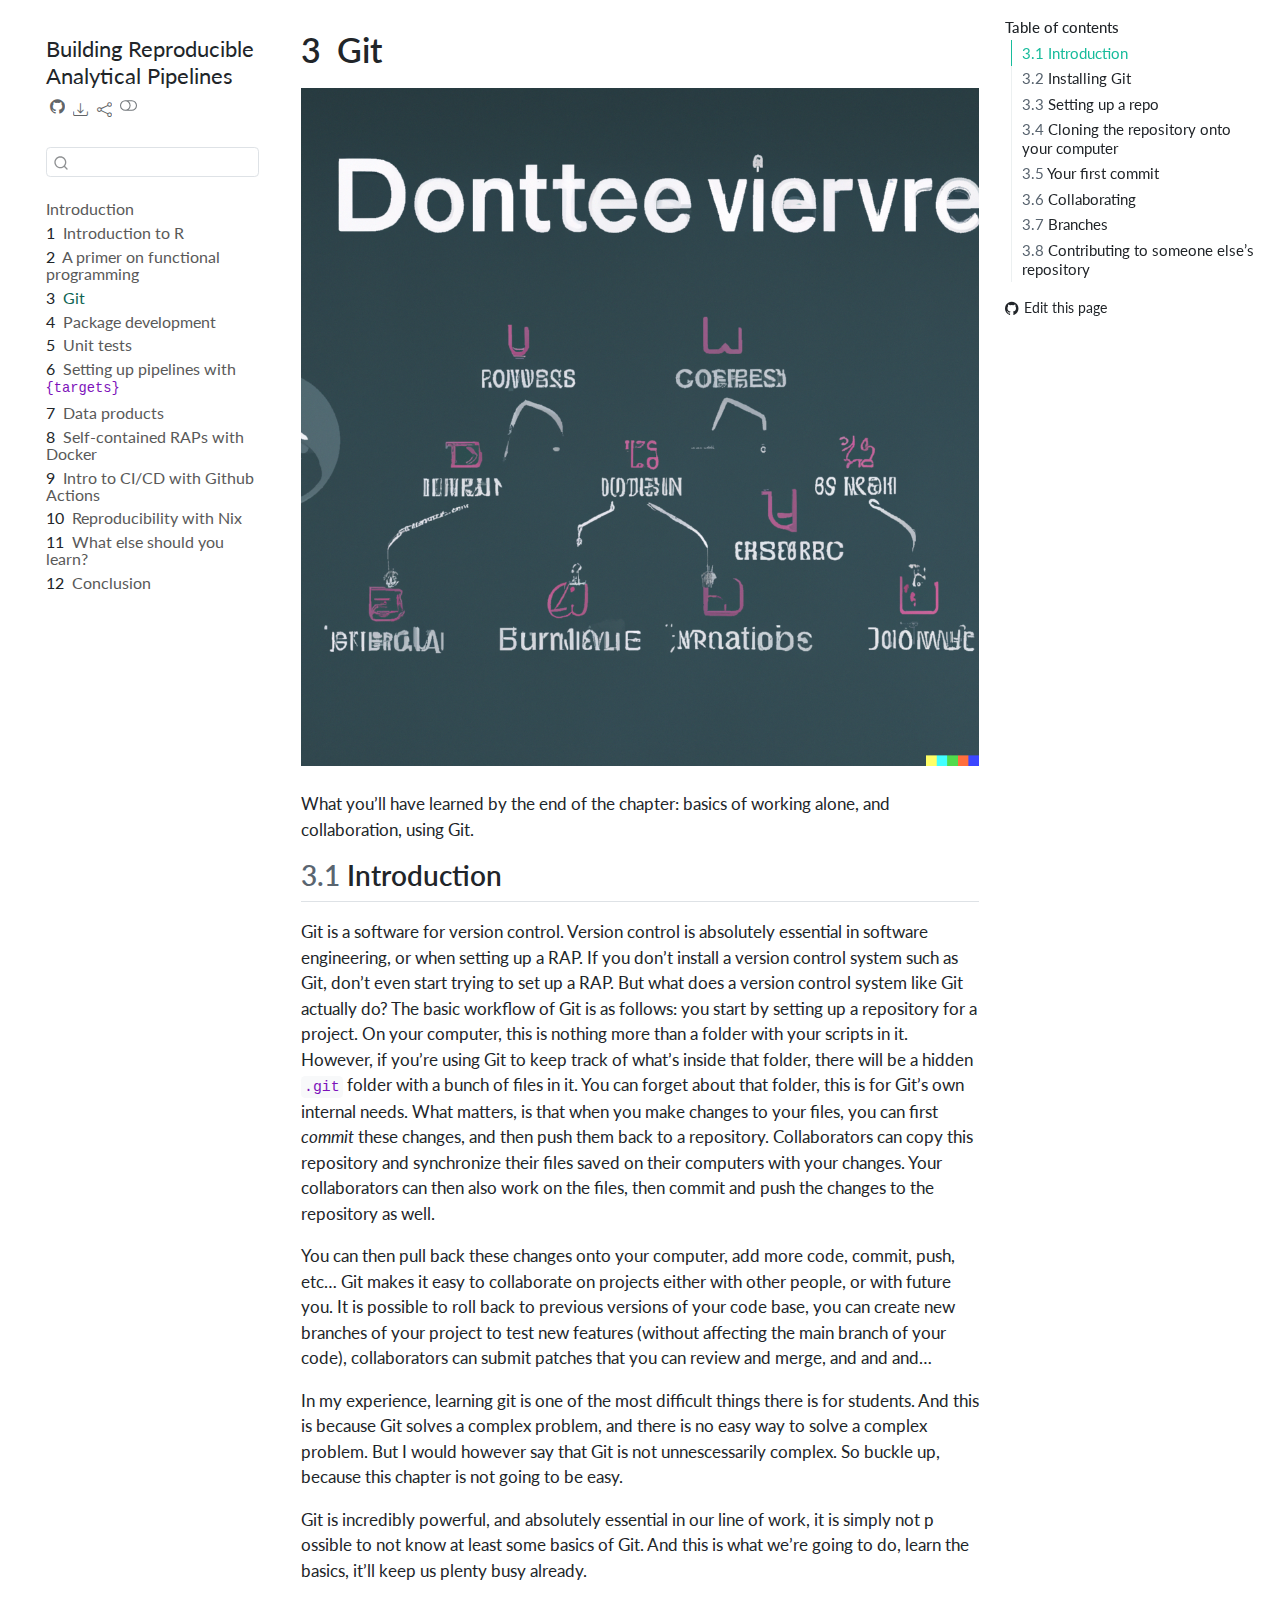
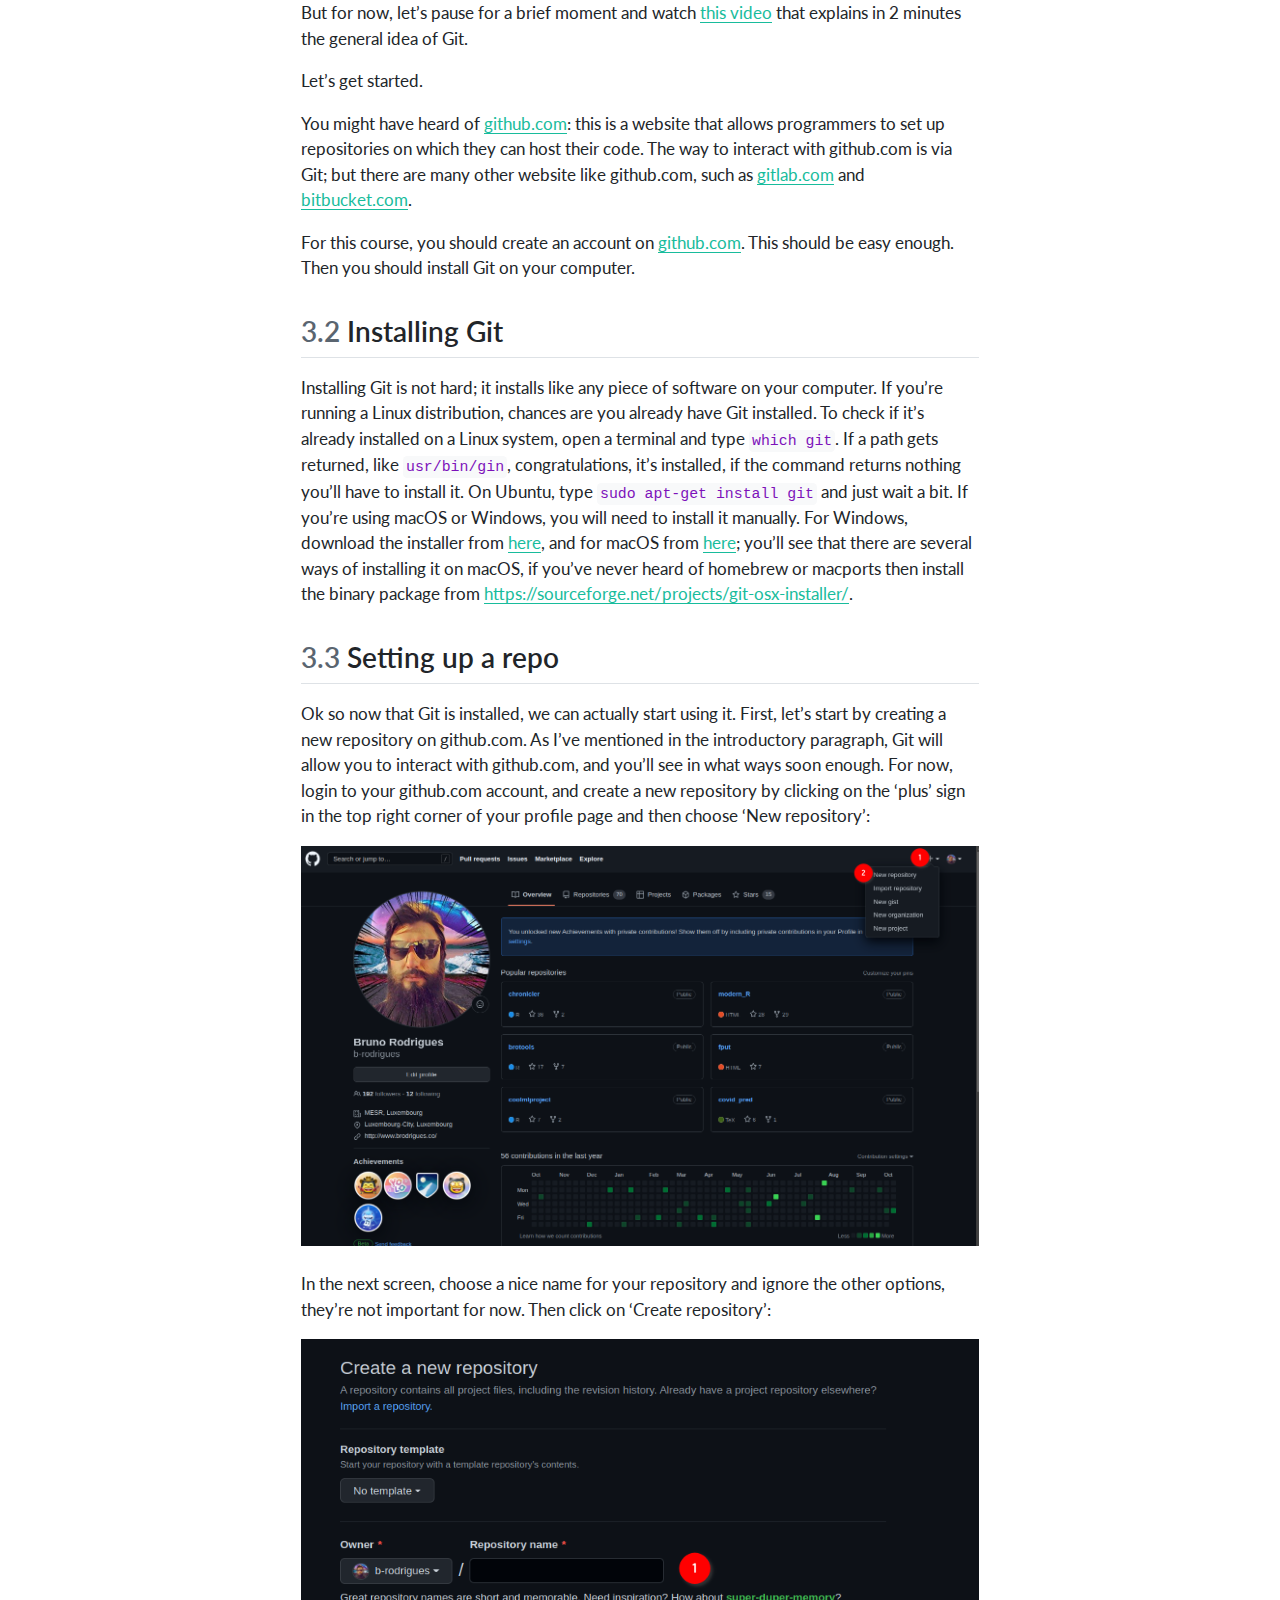
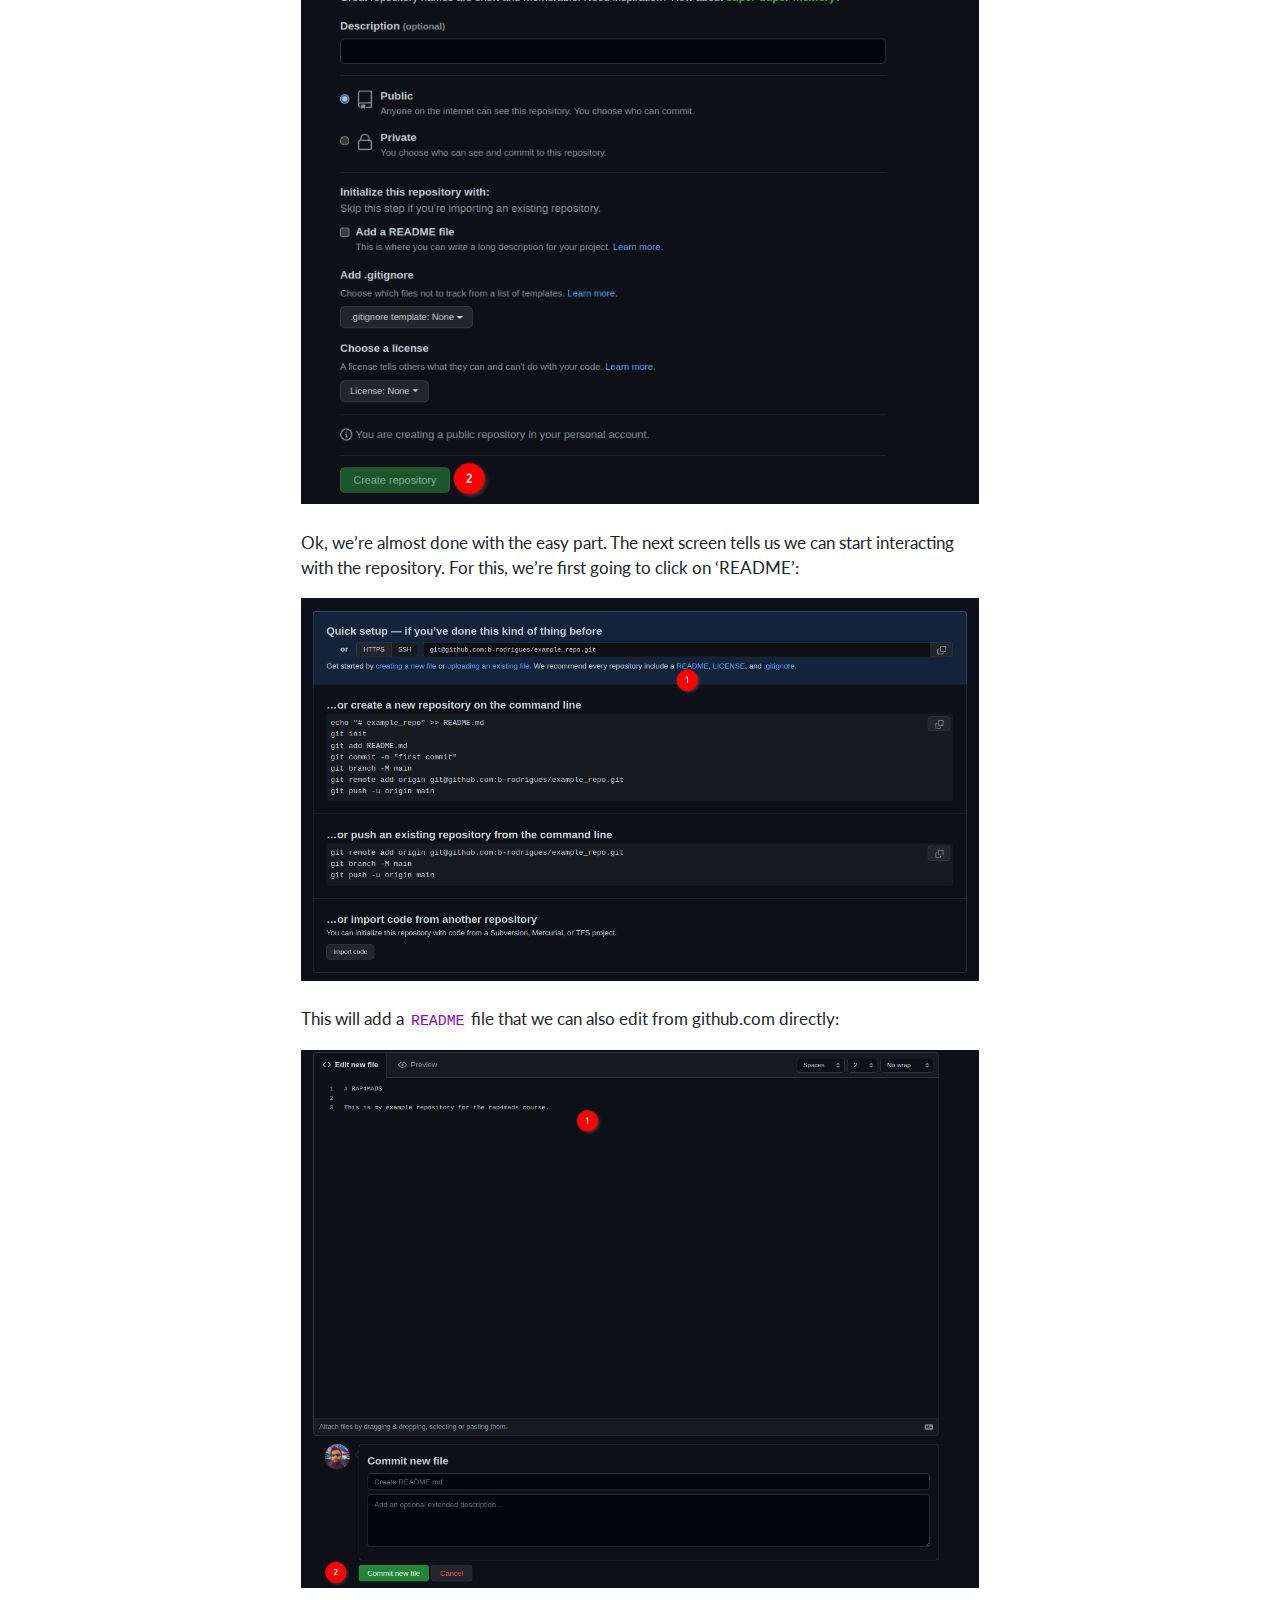
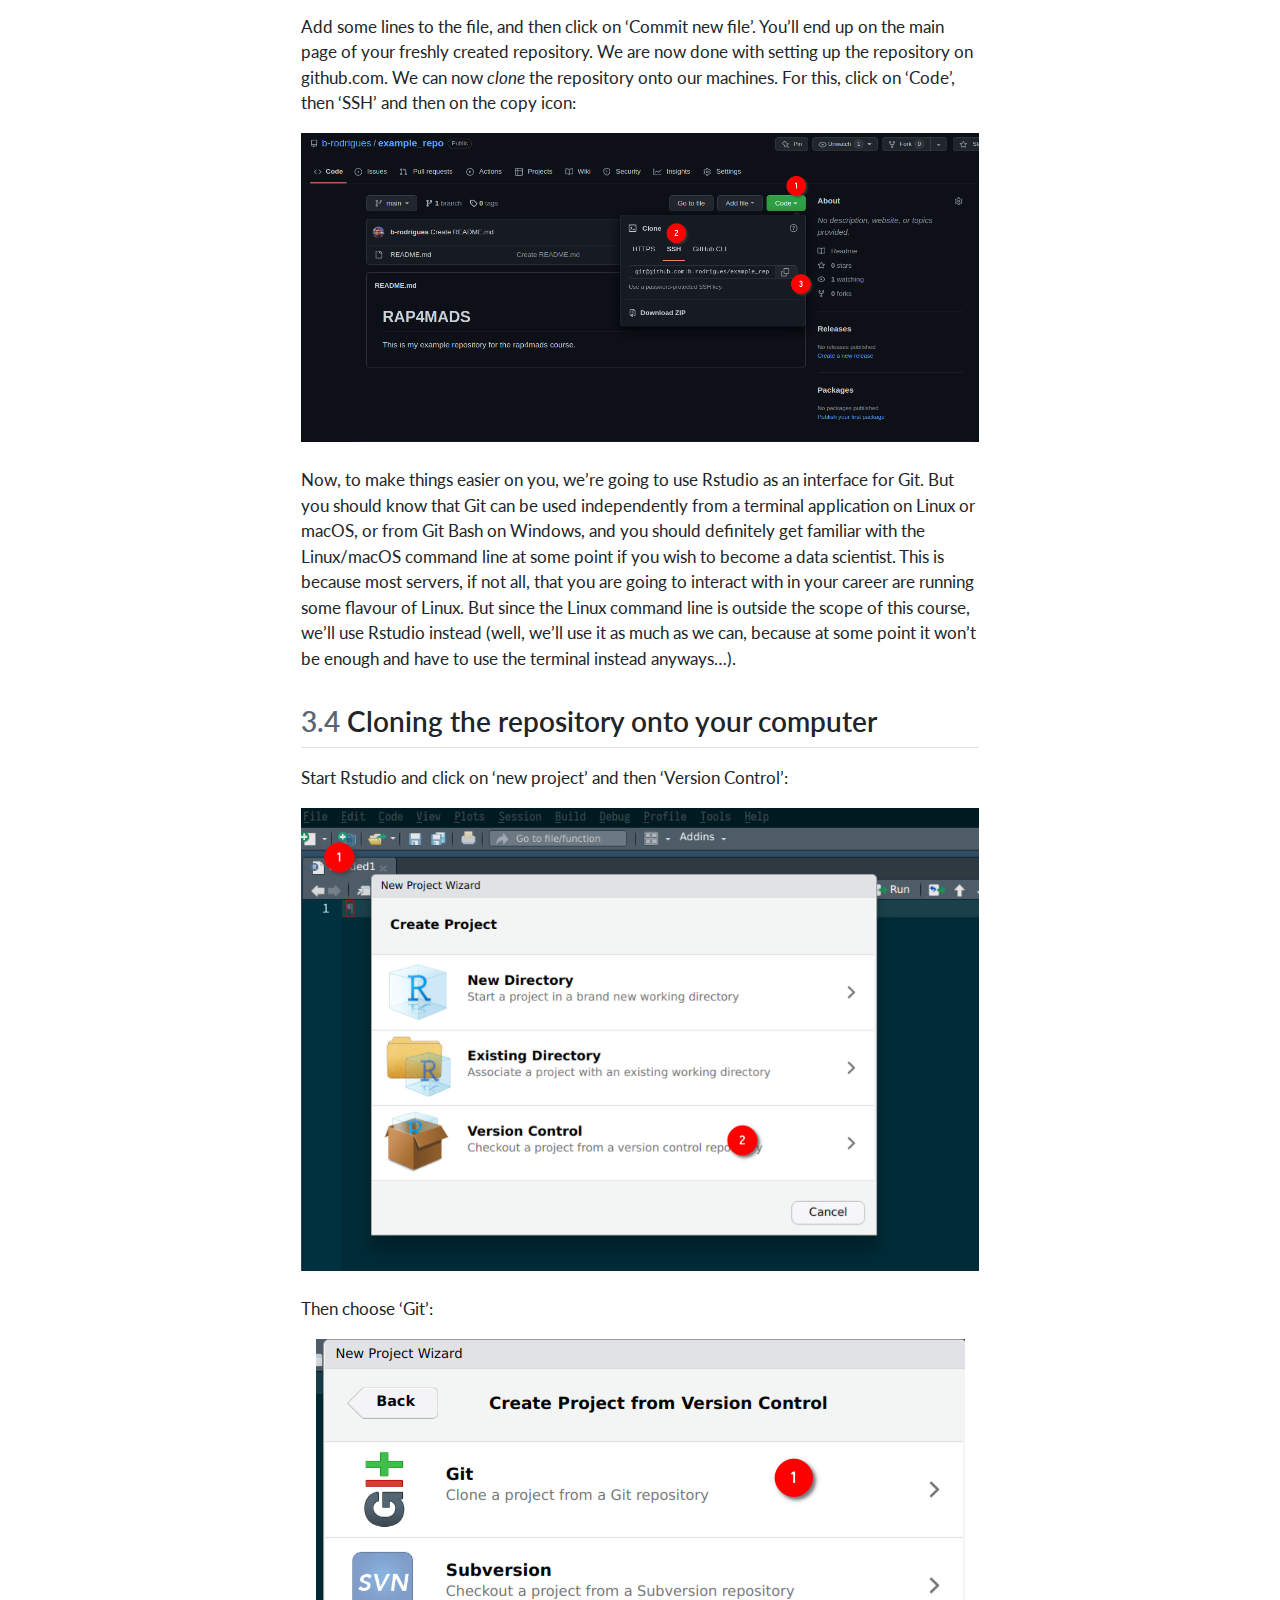
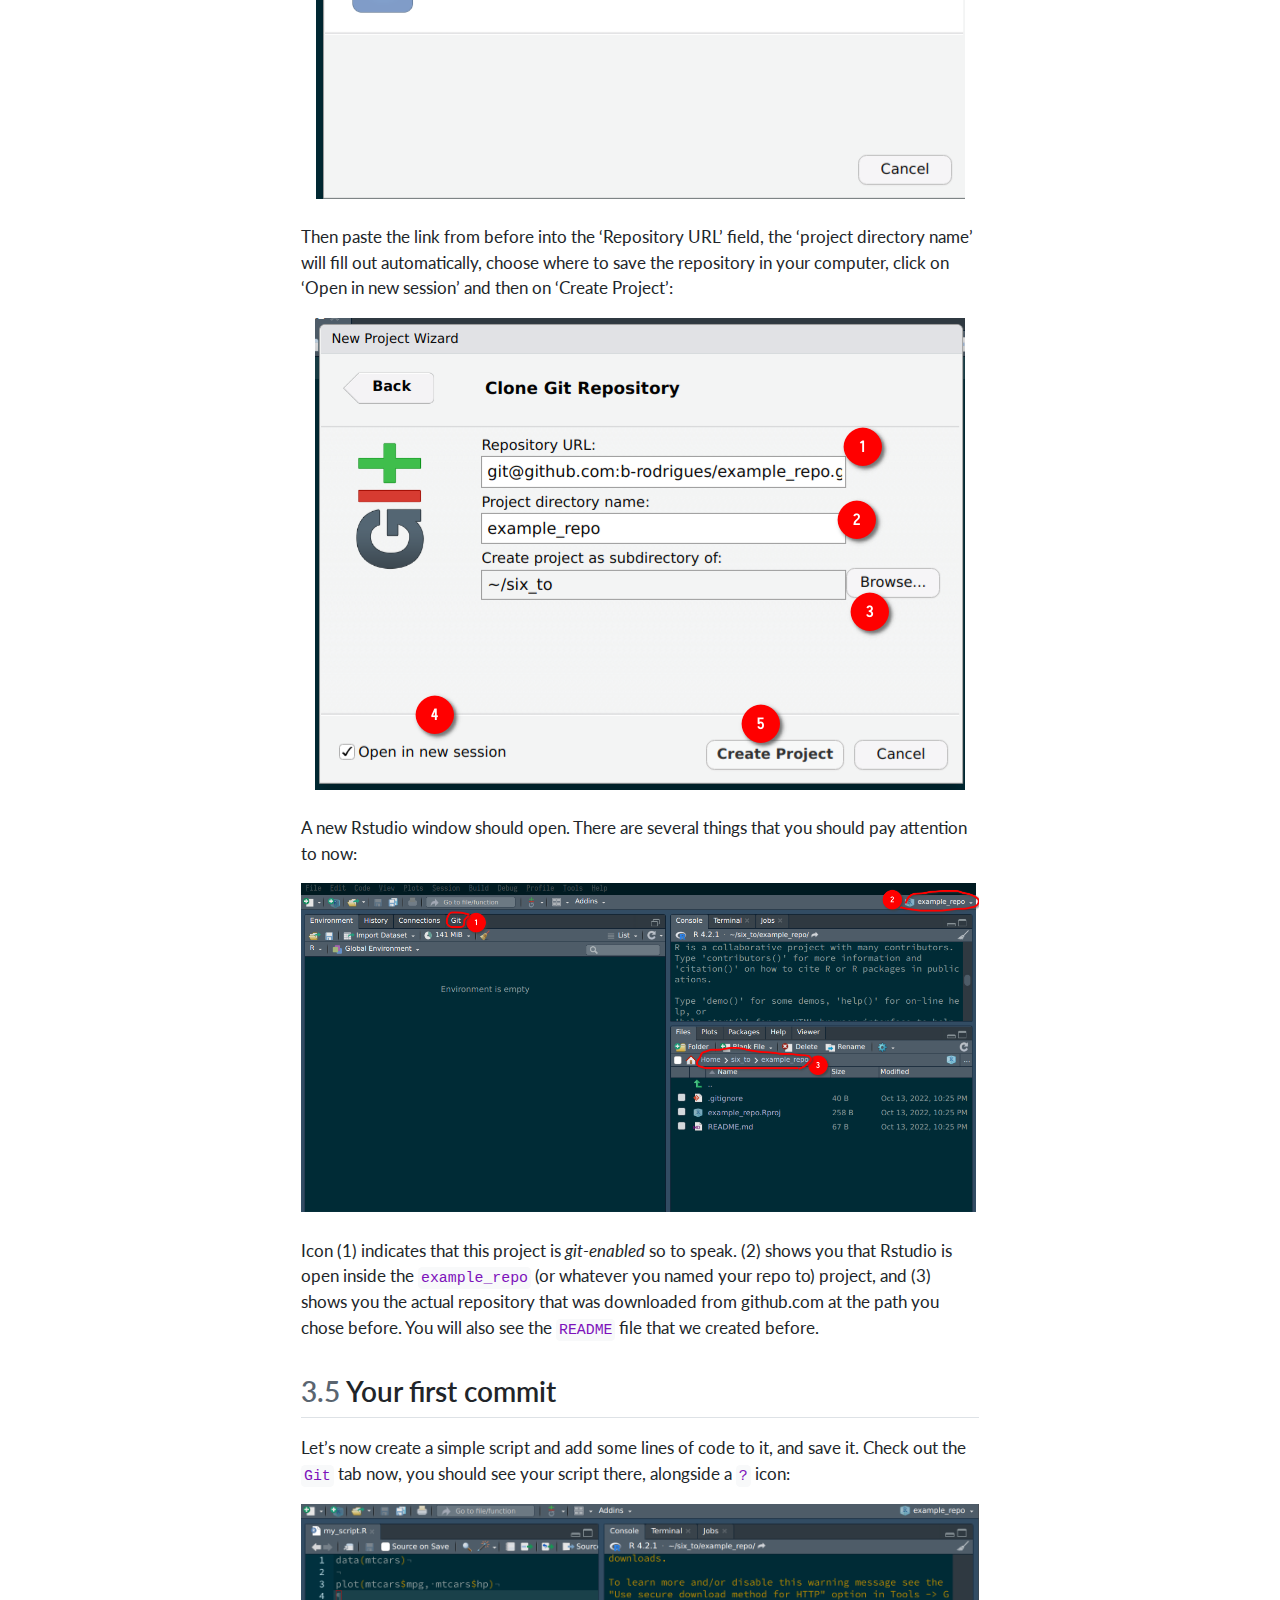
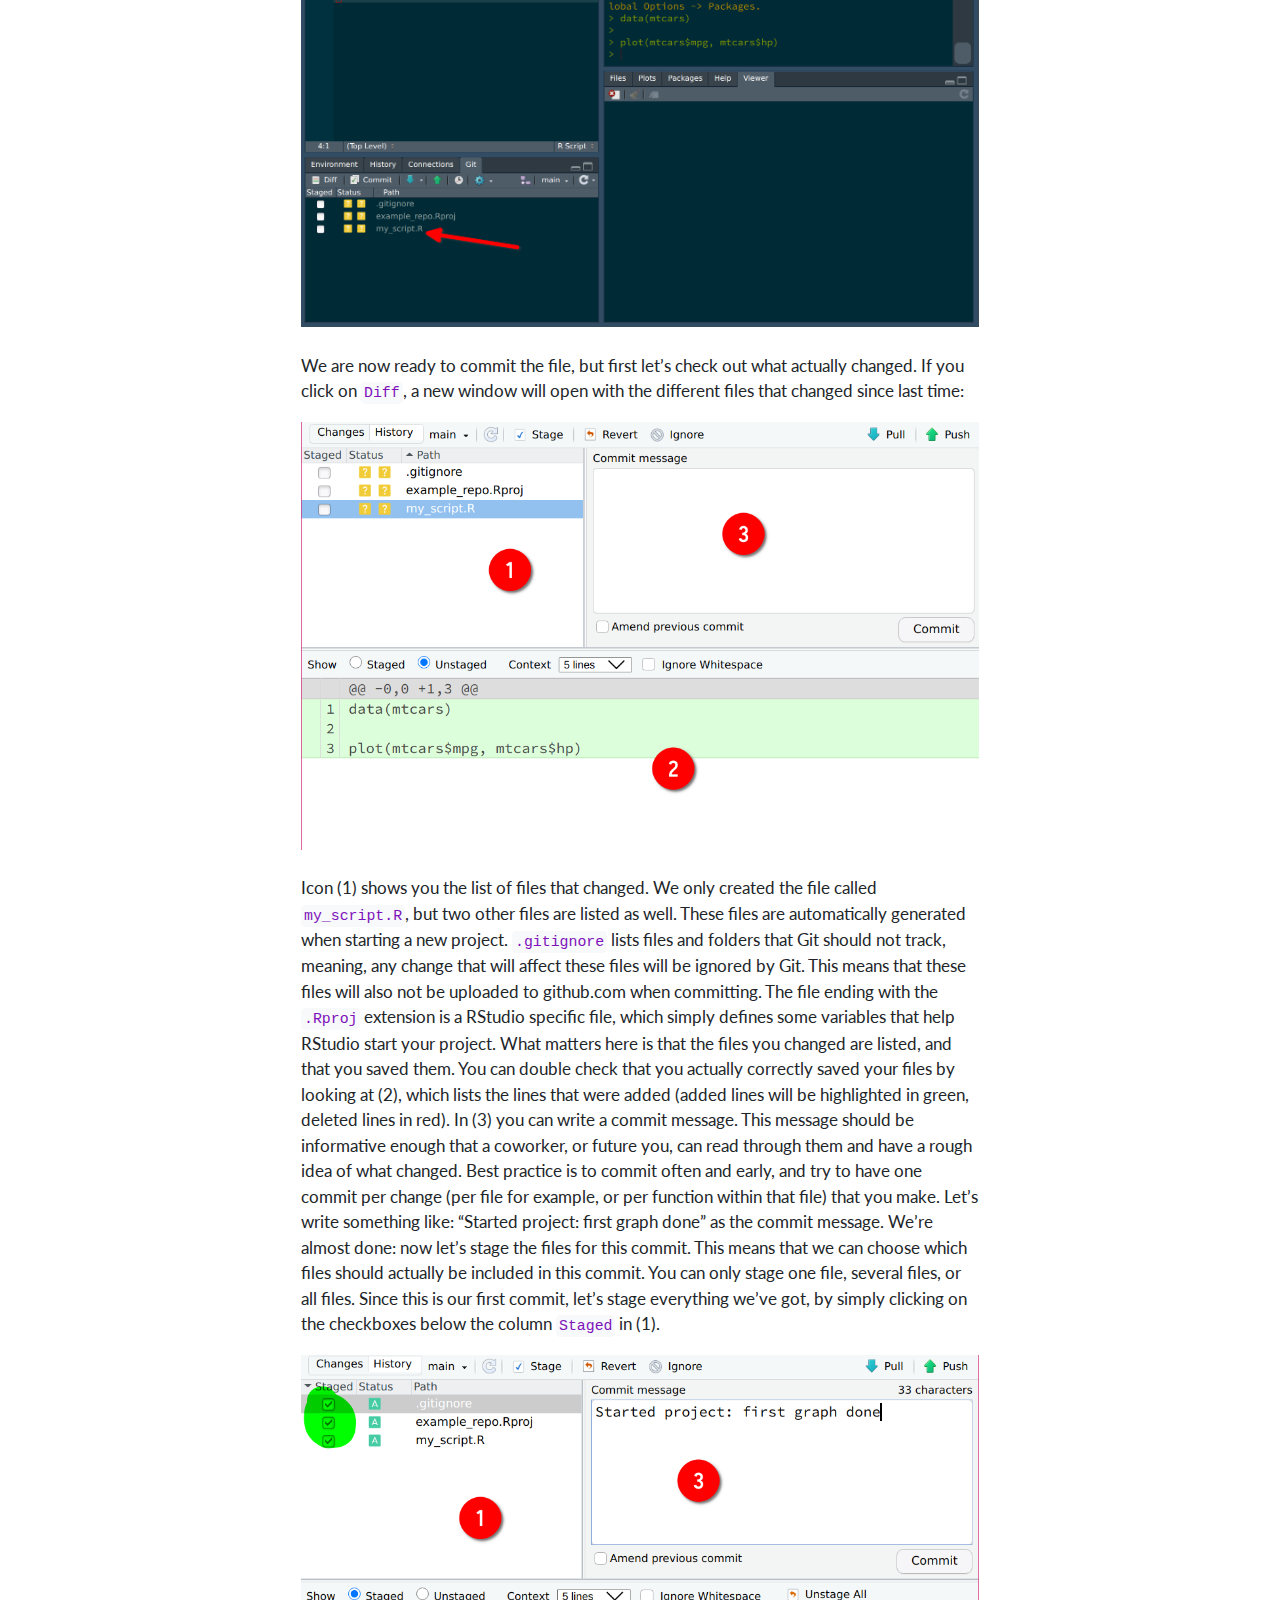
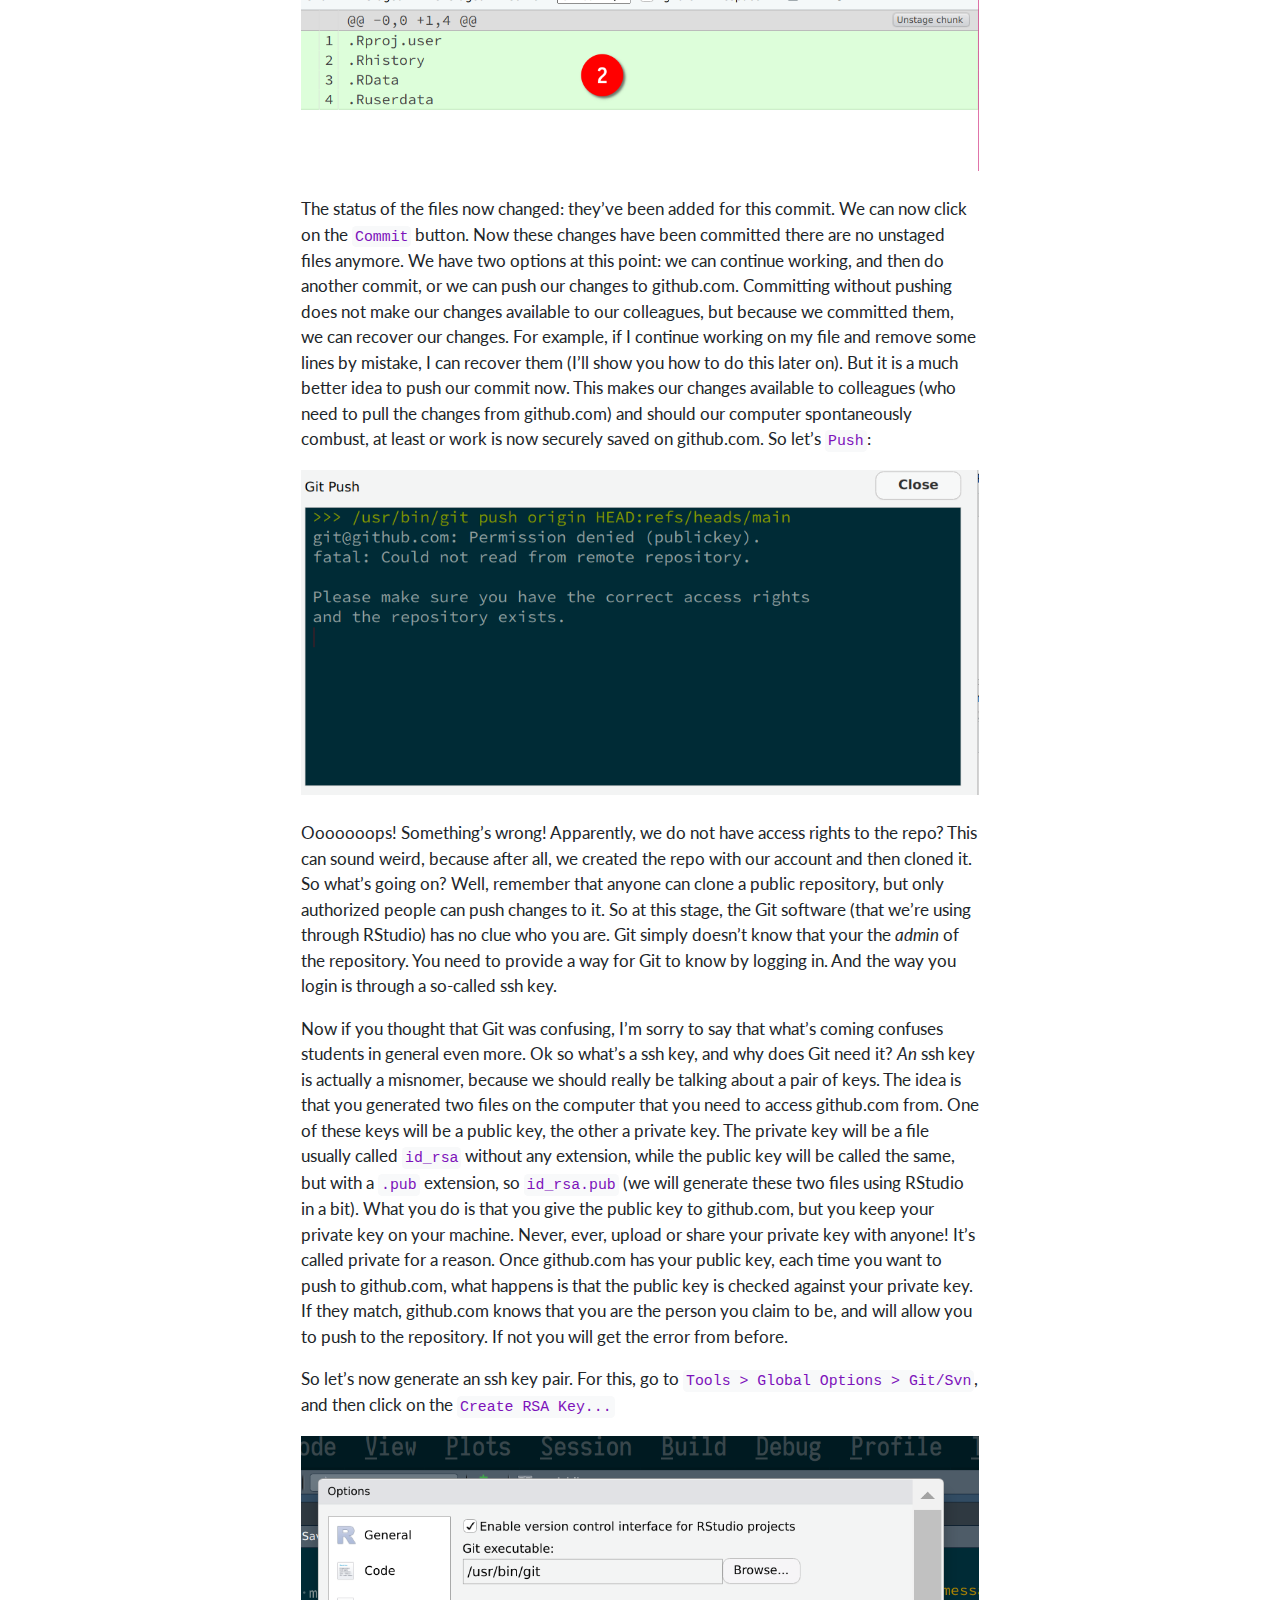
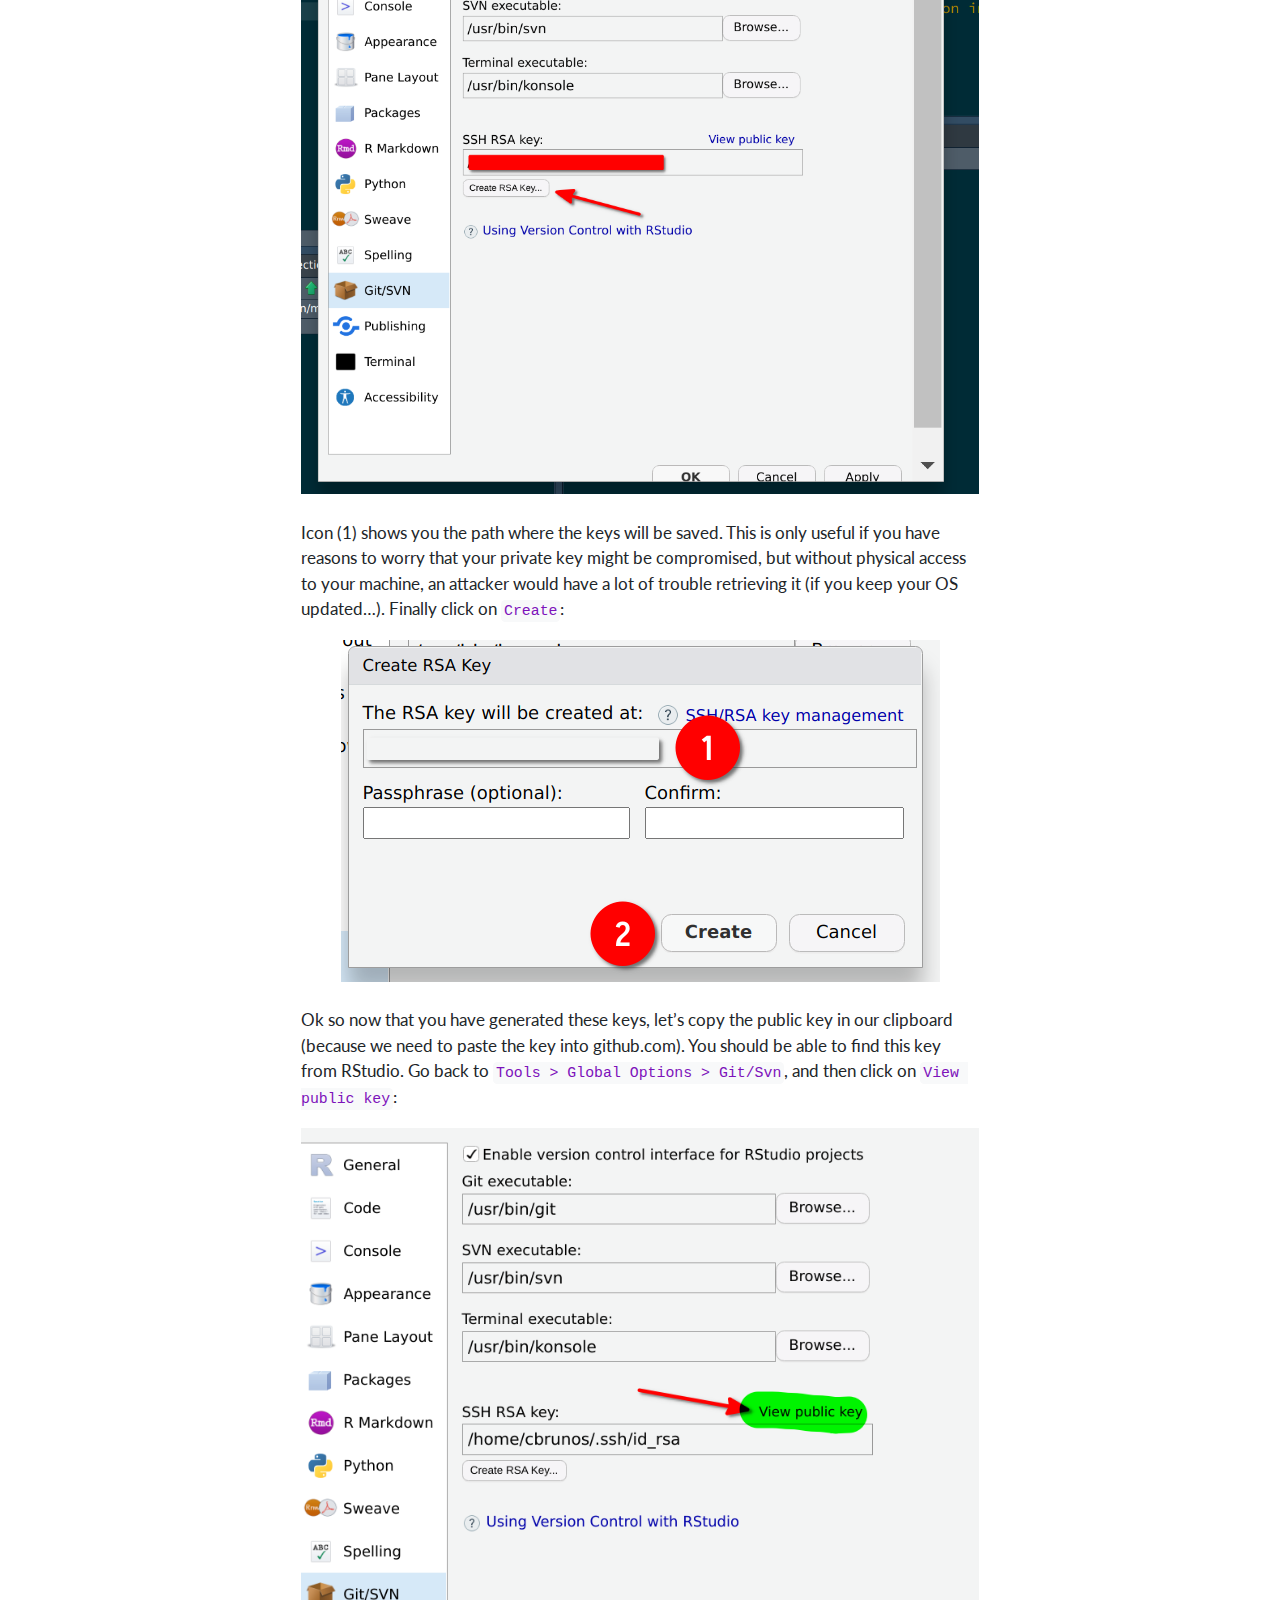
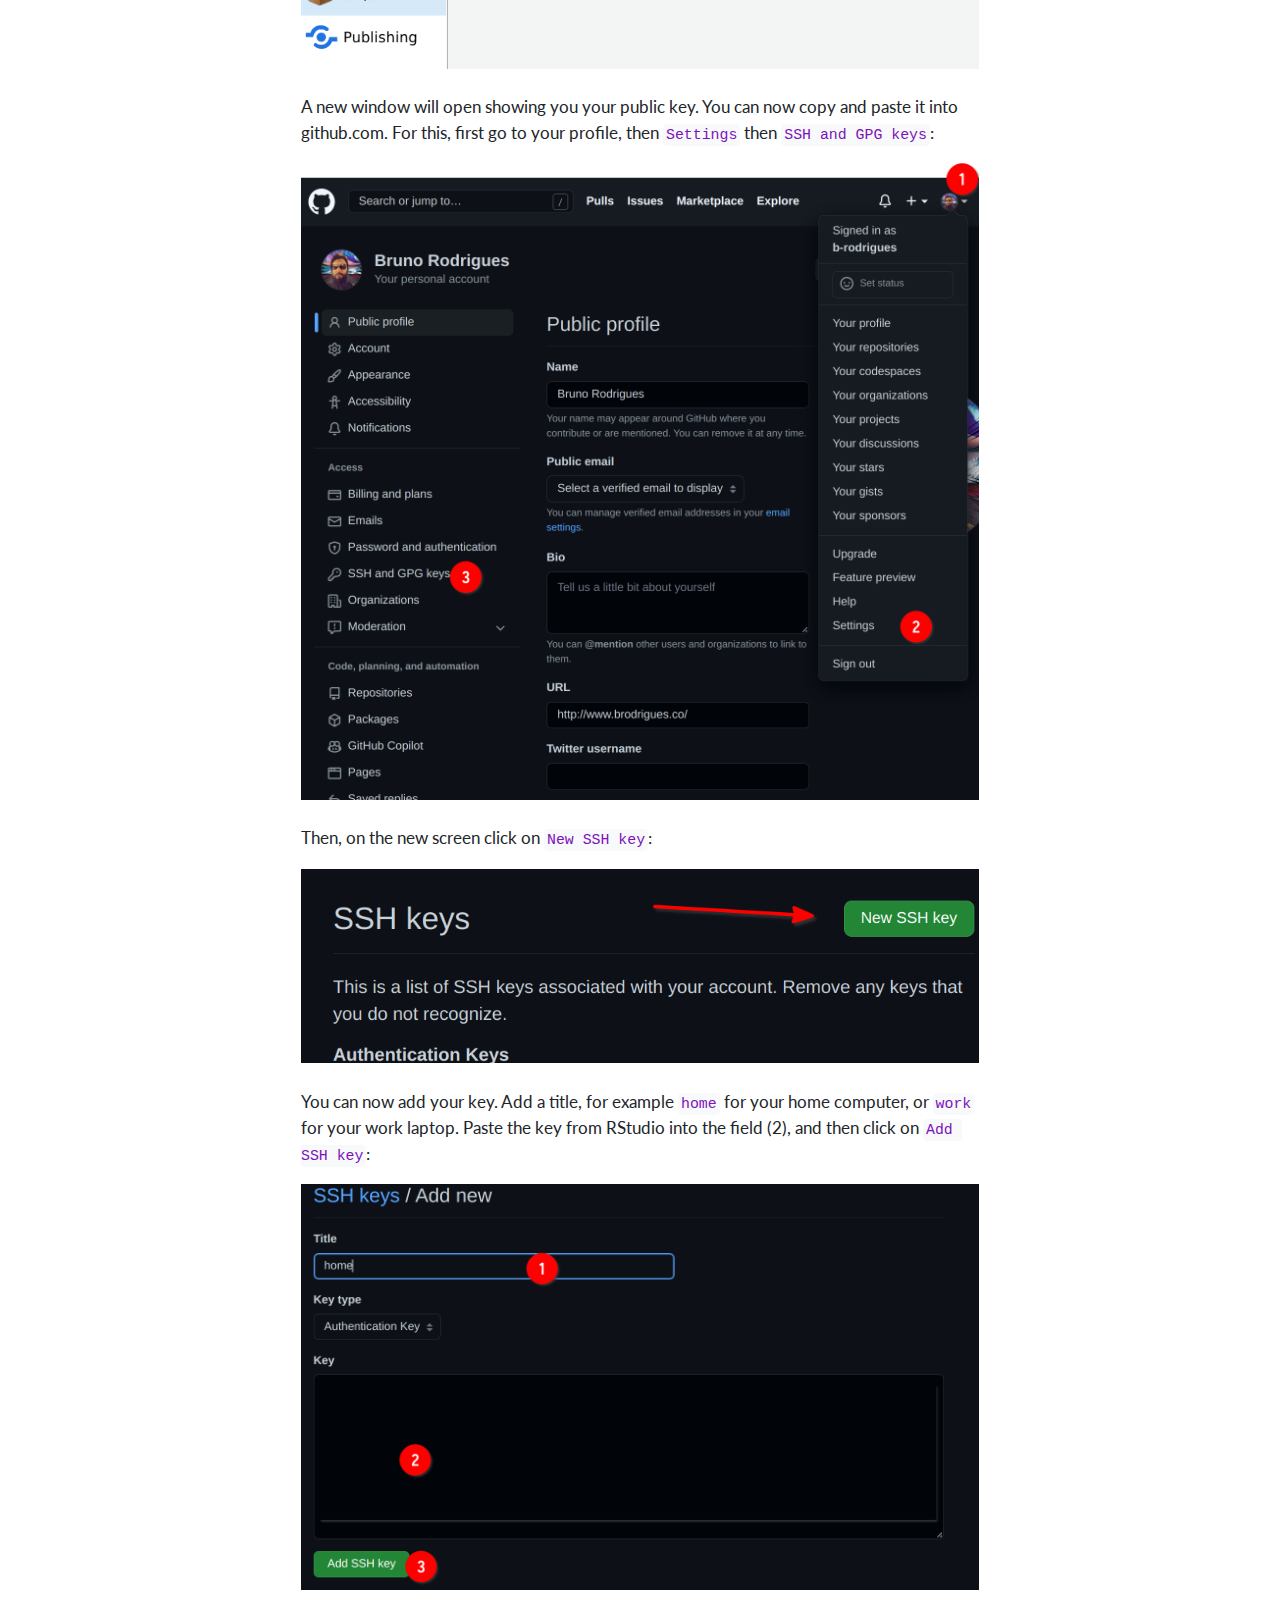
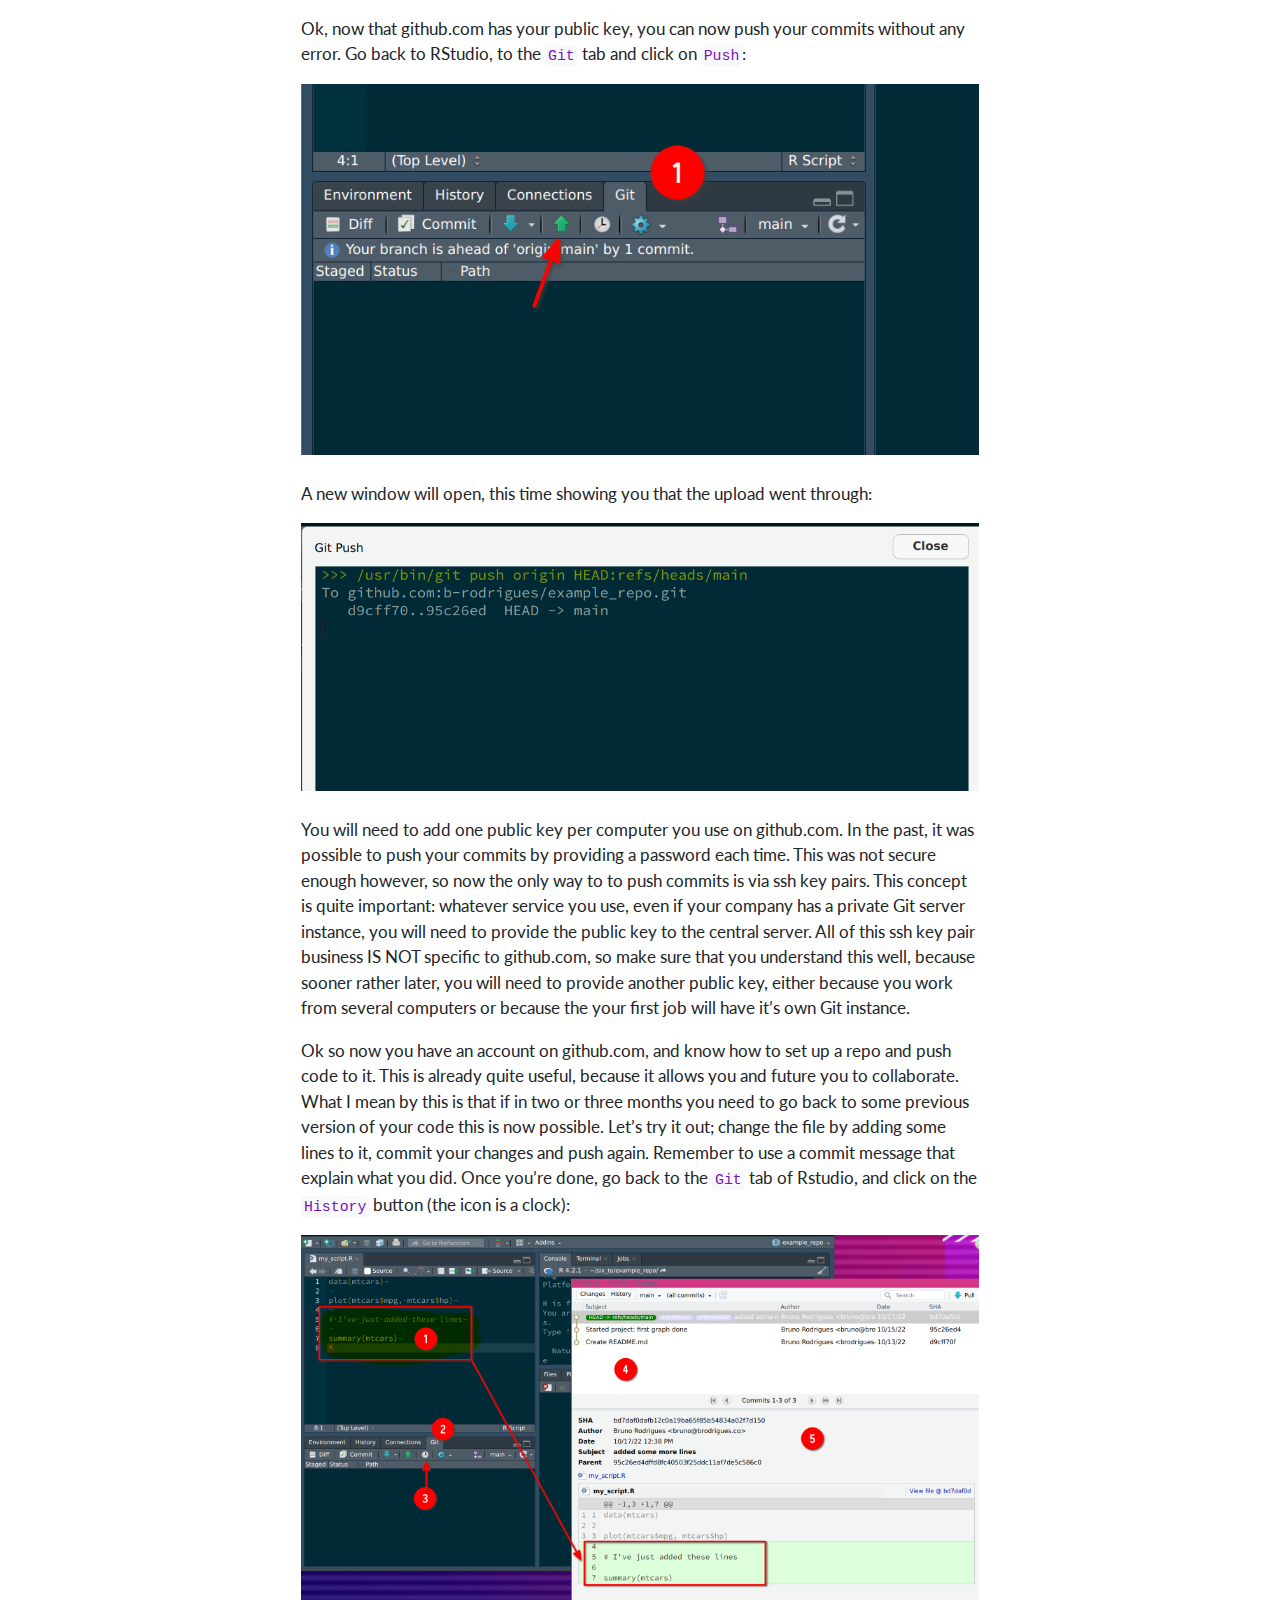
<file: 04-git.html>
<!DOCTYPE html>
<html xmlns="http://www.w3.org/1999/xhtml" lang="en" xml:lang="en"><head>

<meta charset="utf-8">
<meta name="generator" content="quarto-1.4.554">

<meta name="viewport" content="width=device-width, initial-scale=1.0, user-scalable=yes">


<title>Building Reproducible Analytical Pipelines - 3&nbsp; Git</title>
<style>
code{white-space: pre-wrap;}
span.smallcaps{font-variant: small-caps;}
div.columns{display: flex; gap: min(4vw, 1.5em);}
div.column{flex: auto; overflow-x: auto;}
div.hanging-indent{margin-left: 1.5em; text-indent: -1.5em;}
ul.task-list{list-style: none;}
ul.task-list li input[type="checkbox"] {
  width: 0.8em;
  margin: 0 0.8em 0.2em -1em; /* quarto-specific, see https://github.com/quarto-dev/quarto-cli/issues/4556 */ 
  vertical-align: middle;
}
/* CSS for syntax highlighting */
pre > code.sourceCode { white-space: pre; position: relative; }
pre > code.sourceCode > span { line-height: 1.25; }
pre > code.sourceCode > span:empty { height: 1.2em; }
.sourceCode { overflow: visible; }
code.sourceCode > span { color: inherit; text-decoration: inherit; }
div.sourceCode { margin: 1em 0; }
pre.sourceCode { margin: 0; }
@media screen {
div.sourceCode { overflow: auto; }
}
@media print {
pre > code.sourceCode { white-space: pre-wrap; }
pre > code.sourceCode > span { display: inline-block; text-indent: -5em; padding-left: 5em; }
}
pre.numberSource code
  { counter-reset: source-line 0; }
pre.numberSource code > span
  { position: relative; left: -4em; counter-increment: source-line; }
pre.numberSource code > span > a:first-child::before
  { content: counter(source-line);
    position: relative; left: -1em; text-align: right; vertical-align: baseline;
    border: none; display: inline-block;
    -webkit-touch-callout: none; -webkit-user-select: none;
    -khtml-user-select: none; -moz-user-select: none;
    -ms-user-select: none; user-select: none;
    padding: 0 4px; width: 4em;
  }
pre.numberSource { margin-left: 3em;  padding-left: 4px; }
div.sourceCode
  {   }
@media screen {
pre > code.sourceCode > span > a:first-child::before { text-decoration: underline; }
}
</style>


<script src="site_libs/quarto-nav/quarto-nav.js"></script>
<script src="site_libs/quarto-nav/headroom.min.js"></script>
<script src="site_libs/clipboard/clipboard.min.js"></script>
<script src="site_libs/quarto-search/autocomplete.umd.js"></script>
<script src="site_libs/quarto-search/fuse.min.js"></script>
<script src="site_libs/quarto-search/quarto-search.js"></script>
<meta name="quarto:offset" content="./">
<link href="./05-package-dev.html" rel="next">
<link href="./03-functional-programming.html" rel="prev">
<script src="site_libs/quarto-html/quarto.js"></script>
<script src="site_libs/quarto-html/popper.min.js"></script>
<script src="site_libs/quarto-html/tippy.umd.min.js"></script>
<script src="site_libs/quarto-html/anchor.min.js"></script>
<link href="site_libs/quarto-html/tippy.css" rel="stylesheet">
<link href="site_libs/quarto-html/quarto-syntax-highlighting.css" rel="stylesheet" class="quarto-color-scheme" id="quarto-text-highlighting-styles">
<link href="site_libs/quarto-html/quarto-syntax-highlighting-dark.css" rel="prefetch" class="quarto-color-scheme quarto-color-alternate" id="quarto-text-highlighting-styles">
<script src="site_libs/bootstrap/bootstrap.min.js"></script>
<link href="site_libs/bootstrap/bootstrap-icons.css" rel="stylesheet">
<link href="site_libs/bootstrap/bootstrap.min.css" rel="stylesheet" class="quarto-color-scheme" id="quarto-bootstrap" data-mode="light">
<link href="site_libs/bootstrap/bootstrap-dark.min.css" rel="prefetch" class="quarto-color-scheme quarto-color-alternate" id="quarto-bootstrap" data-mode="dark">
<script id="quarto-search-options" type="application/json">{
  "location": "sidebar",
  "copy-button": false,
  "collapse-after": 3,
  "panel-placement": "start",
  "type": "textbox",
  "limit": 50,
  "keyboard-shortcut": [
    "f",
    "/",
    "s"
  ],
  "show-item-context": false,
  "language": {
    "search-no-results-text": "No results",
    "search-matching-documents-text": "matching documents",
    "search-copy-link-title": "Copy link to search",
    "search-hide-matches-text": "Hide additional matches",
    "search-more-match-text": "more match in this document",
    "search-more-matches-text": "more matches in this document",
    "search-clear-button-title": "Clear",
    "search-text-placeholder": "",
    "search-detached-cancel-button-title": "Cancel",
    "search-submit-button-title": "Submit",
    "search-label": "Search"
  }
}</script>
<link rel="shortcut icon" href="img/favicon.ico">


<link rel="stylesheet" href="epub.css">
</head>

<body class="nav-sidebar floating">

<div id="quarto-search-results"></div>
  <header id="quarto-header" class="headroom fixed-top">
  <nav class="quarto-secondary-nav">
    <div class="container-fluid d-flex">
      <button type="button" class="quarto-btn-toggle btn" data-bs-toggle="collapse" data-bs-target=".quarto-sidebar-collapse-item" aria-controls="quarto-sidebar" aria-expanded="false" aria-label="Toggle sidebar navigation" onclick="if (window.quartoToggleHeadroom) { window.quartoToggleHeadroom(); }">
        <i class="bi bi-layout-text-sidebar-reverse"></i>
      </button>
        <nav class="quarto-page-breadcrumbs" aria-label="breadcrumb"><ol class="breadcrumb"><li class="breadcrumb-item"><a href="./04-git.html"><span class="chapter-number">3</span>&nbsp; <span class="chapter-title">Git</span></a></li></ol></nav>
        <a class="flex-grow-1" role="button" data-bs-toggle="collapse" data-bs-target=".quarto-sidebar-collapse-item" aria-controls="quarto-sidebar" aria-expanded="false" aria-label="Toggle sidebar navigation" onclick="if (window.quartoToggleHeadroom) { window.quartoToggleHeadroom(); }">      
        </a>
      <button type="button" class="btn quarto-search-button" aria-label="" onclick="window.quartoOpenSearch();">
        <i class="bi bi-search"></i>
      </button>
    </div>
  </nav>
</header>
<!-- content -->
<div id="quarto-content" class="quarto-container page-columns page-rows-contents page-layout-article">
<!-- sidebar -->
  <nav id="quarto-sidebar" class="sidebar collapse collapse-horizontal quarto-sidebar-collapse-item sidebar-navigation floating overflow-auto">
    <div class="pt-lg-2 mt-2 text-left sidebar-header">
    <div class="sidebar-title mb-0 py-0">
      <a href="./">Building Reproducible Analytical Pipelines</a> 
        <div class="sidebar-tools-main tools-wide">
    <a href="https://github.com/b-rodrigues/rap4mads_2023" title="Source Code" class="quarto-navigation-tool px-1" aria-label="Source Code"><i class="bi bi-github"></i></a>
    <div class="dropdown">
      <a href="" title="Download" id="quarto-navigation-tool-dropdown-0" class="quarto-navigation-tool dropdown-toggle px-1" data-bs-toggle="dropdown" aria-expanded="false" aria-label="Download"><i class="bi bi-download"></i></a>
      <ul class="dropdown-menu" aria-labelledby="quarto-navigation-tool-dropdown-0">
          <li>
            <a class="dropdown-item sidebar-tools-main-item" href="./Building-Reproducible-Analytical-Pipelines.pdf">
              <i class="bi bi-bi-file-pdf pe-1"></i>
            Download PDF
            </a>
          </li>
          <li>
            <a class="dropdown-item sidebar-tools-main-item" href="./Building-Reproducible-Analytical-Pipelines.epub">
              <i class="bi bi-bi-journal pe-1"></i>
            Download ePub
            </a>
          </li>
      </ul>
    </div>
    <div class="dropdown">
      <a href="" title="Share" id="quarto-navigation-tool-dropdown-1" class="quarto-navigation-tool dropdown-toggle px-1" data-bs-toggle="dropdown" aria-expanded="false" aria-label="Share"><i class="bi bi-share"></i></a>
      <ul class="dropdown-menu" aria-labelledby="quarto-navigation-tool-dropdown-1">
          <li>
            <a class="dropdown-item sidebar-tools-main-item" href="https://twitter.com/intent/tweet?url=|url|">
              <i class="bi bi-bi-twitter pe-1"></i>
            Twitter
            </a>
          </li>
          <li>
            <a class="dropdown-item sidebar-tools-main-item" href="https://www.facebook.com/sharer/sharer.php?u=|url|">
              <i class="bi bi-bi-facebook pe-1"></i>
            Facebook
            </a>
          </li>
      </ul>
    </div>
  <a href="" class="quarto-color-scheme-toggle quarto-navigation-tool  px-1" onclick="window.quartoToggleColorScheme(); return false;" title="Toggle dark mode"><i class="bi"></i></a>
</div>
    </div>
      </div>
        <div class="mt-2 flex-shrink-0 align-items-center">
        <div class="sidebar-search">
        <div id="quarto-search" class="" title="Search"></div>
        </div>
        </div>
    <div class="sidebar-menu-container"> 
    <ul class="list-unstyled mt-1">
        <li class="sidebar-item">
  <div class="sidebar-item-container"> 
  <a href="./index.html" class="sidebar-item-text sidebar-link">
 <span class="menu-text">Introduction</span></a>
  </div>
</li>
        <li class="sidebar-item">
  <div class="sidebar-item-container"> 
  <a href="./02-intro_R.html" class="sidebar-item-text sidebar-link">
 <span class="menu-text"><span class="chapter-number">1</span>&nbsp; <span class="chapter-title">Introduction to R</span></span></a>
  </div>
</li>
        <li class="sidebar-item">
  <div class="sidebar-item-container"> 
  <a href="./03-functional-programming.html" class="sidebar-item-text sidebar-link">
 <span class="menu-text"><span class="chapter-number">2</span>&nbsp; <span class="chapter-title">A primer on functional programming</span></span></a>
  </div>
</li>
        <li class="sidebar-item">
  <div class="sidebar-item-container"> 
  <a href="./04-git.html" class="sidebar-item-text sidebar-link active">
 <span class="menu-text"><span class="chapter-number">3</span>&nbsp; <span class="chapter-title">Git</span></span></a>
  </div>
</li>
        <li class="sidebar-item">
  <div class="sidebar-item-container"> 
  <a href="./05-package-dev.html" class="sidebar-item-text sidebar-link">
 <span class="menu-text"><span class="chapter-number">4</span>&nbsp; <span class="chapter-title">Package development</span></span></a>
  </div>
</li>
        <li class="sidebar-item">
  <div class="sidebar-item-container"> 
  <a href="./06-unit-tests.html" class="sidebar-item-text sidebar-link">
 <span class="menu-text"><span class="chapter-number">5</span>&nbsp; <span class="chapter-title">Unit tests</span></span></a>
  </div>
</li>
        <li class="sidebar-item">
  <div class="sidebar-item-container"> 
  <a href="./07-targets.html" class="sidebar-item-text sidebar-link">
 <span class="menu-text"><span class="chapter-number">6</span>&nbsp; <span class="chapter-title">Setting up pipelines with <code>{targets}</code></span></span></a>
  </div>
</li>
        <li class="sidebar-item">
  <div class="sidebar-item-container"> 
  <a href="./08-products.html" class="sidebar-item-text sidebar-link">
 <span class="menu-text"><span class="chapter-number">7</span>&nbsp; <span class="chapter-title">Data products</span></span></a>
  </div>
</li>
        <li class="sidebar-item">
  <div class="sidebar-item-container"> 
  <a href="./09-docker.html" class="sidebar-item-text sidebar-link">
 <span class="menu-text"><span class="chapter-number">8</span>&nbsp; <span class="chapter-title">Self-contained RAPs with Docker</span></span></a>
  </div>
</li>
        <li class="sidebar-item">
  <div class="sidebar-item-container"> 
  <a href="./10-github_actions.html" class="sidebar-item-text sidebar-link">
 <span class="menu-text"><span class="chapter-number">9</span>&nbsp; <span class="chapter-title">Intro to CI/CD with Github Actions</span></span></a>
  </div>
</li>
        <li class="sidebar-item">
  <div class="sidebar-item-container"> 
  <a href="./11-nix.html" class="sidebar-item-text sidebar-link">
 <span class="menu-text"><span class="chapter-number">10</span>&nbsp; <span class="chapter-title">Reproducibility with Nix</span></span></a>
  </div>
</li>
        <li class="sidebar-item">
  <div class="sidebar-item-container"> 
  <a href="./12-what-else.html" class="sidebar-item-text sidebar-link">
 <span class="menu-text"><span class="chapter-number">11</span>&nbsp; <span class="chapter-title">What else should you learn?</span></span></a>
  </div>
</li>
        <li class="sidebar-item">
  <div class="sidebar-item-container"> 
  <a href="./13-conclusion.html" class="sidebar-item-text sidebar-link">
 <span class="menu-text"><span class="chapter-number">12</span>&nbsp; <span class="chapter-title">Conclusion</span></span></a>
  </div>
</li>
    </ul>
    </div>
</nav>
<div id="quarto-sidebar-glass" class="quarto-sidebar-collapse-item" data-bs-toggle="collapse" data-bs-target=".quarto-sidebar-collapse-item"></div>
<!-- margin-sidebar -->
    <div id="quarto-margin-sidebar" class="sidebar margin-sidebar">
        <nav id="TOC" role="doc-toc" class="toc-active">
    <h2 id="toc-title">Table of contents</h2>
   
  <ul>
  <li><a href="#introduction" id="toc-introduction" class="nav-link active" data-scroll-target="#introduction"><span class="header-section-number">3.1</span> Introduction</a></li>
  <li><a href="#installing-git" id="toc-installing-git" class="nav-link" data-scroll-target="#installing-git"><span class="header-section-number">3.2</span> Installing Git</a></li>
  <li><a href="#setting-up-a-repo" id="toc-setting-up-a-repo" class="nav-link" data-scroll-target="#setting-up-a-repo"><span class="header-section-number">3.3</span> Setting up a repo</a></li>
  <li><a href="#cloning-the-repository-onto-your-computer" id="toc-cloning-the-repository-onto-your-computer" class="nav-link" data-scroll-target="#cloning-the-repository-onto-your-computer"><span class="header-section-number">3.4</span> Cloning the repository onto your computer</a></li>
  <li><a href="#your-first-commit" id="toc-your-first-commit" class="nav-link" data-scroll-target="#your-first-commit"><span class="header-section-number">3.5</span> Your first commit</a></li>
  <li><a href="#collaborating" id="toc-collaborating" class="nav-link" data-scroll-target="#collaborating"><span class="header-section-number">3.6</span> Collaborating</a></li>
  <li><a href="#branches" id="toc-branches" class="nav-link" data-scroll-target="#branches"><span class="header-section-number">3.7</span> Branches</a></li>
  <li><a href="#contributing-to-someone-elses-repository" id="toc-contributing-to-someone-elses-repository" class="nav-link" data-scroll-target="#contributing-to-someone-elses-repository"><span class="header-section-number">3.8</span> Contributing to someone else’s repository</a></li>
  </ul>
<div class="toc-actions"><ul><li><a href="https://github.com/b-rodrigues/rap4mads_2023/edit/main/04-git.qmd" class="toc-action"><i class="bi bi-github"></i>Edit this page</a></li></ul></div></nav>
    </div>
<!-- main -->
<main class="content" id="quarto-document-content">

<header id="title-block-header" class="quarto-title-block default">
<div class="quarto-title">
<h1 class="title"><span class="chapter-number">3</span>&nbsp; <span class="chapter-title">Git</span></h1>
</div>



<div class="quarto-title-meta">

    
  
    
  </div>
  


</header>


<div style="text-align:center;">
<div class="cell">
<div class="cell-output-display">
<div>
<figure class="figure">
<p><img src="img/git_header.png" class="img-fluid figure-img"></p>
</figure>
</div>
</div>
</div>
</div>
<p>What you’ll have learned by the end of the chapter: basics of working alone, and collaboration, using Git.</p>
<section id="introduction" class="level2" data-number="3.1">
<h2 data-number="3.1" class="anchored" data-anchor-id="introduction"><span class="header-section-number">3.1</span> Introduction</h2>
<p>Git is a software for version control. Version control is absolutely essential in software engineering, or when setting up a RAP. If you don’t install a version control system such as Git, don’t even start trying to set up a RAP. But what does a version control system like Git actually do? The basic workflow of Git is as follows: you start by setting up a repository for a project. On your computer, this is nothing more than a folder with your scripts in it. However, if you’re using Git to keep track of what’s inside that folder, there will be a hidden <code>.git</code> folder with a bunch of files in it. You can forget about that folder, this is for Git’s own internal needs. What matters, is that when you make changes to your files, you can first <em>commit</em> these changes, and then push them back to a repository. Collaborators can copy this repository and synchronize their files saved on their computers with your changes. Your collaborators can then also work on the files, then commit and push the changes to the repository as well.</p>
<p>You can then pull back these changes onto your computer, add more code, commit, push, etc… Git makes it easy to collaborate on projects either with other people, or with future you. It is possible to roll back to previous versions of your code base, you can create new branches of your project to test new features (without affecting the main branch of your code), collaborators can submit patches that you can review and merge, and and and…</p>
<p>In my experience, learning git is one of the most difficult things there is for students. And this is because Git solves a complex problem, and there is no easy way to solve a complex problem. But I would however say that Git is not unnescessarily complex. So buckle up, because this chapter is not going to be easy.</p>
<p>Git is incredibly powerful, and absolutely essential in our line of work, it is simply not p ossible to not know at least some basics of Git. And this is what we’re going to do, learn the basics, it’ll keep us plenty busy already.</p>
<p>But for now, let’s pause for a brief moment and watch <a href="https://www.youtube.com/watch?v=2ReR1YJrNOM">this video</a> that explains in 2 minutes the general idea of Git.</p>
<p>Let’s get started.</p>
<p>You might have heard of <a href="https://github.com">github.com</a>: this is a website that allows programmers to set up repositories on which they can host their code. The way to interact with github.com is via Git; but there are many other website like github.com, such as <a href="https://gitlab.com">gitlab.com</a> and <a href="https://bitbucket.com">bitbucket.com</a>.</p>
<p>For this course, you should create an account on <a href="https://github.com">github.com</a>. This should be easy enough. Then you should install Git on your computer.</p>
</section>
<section id="installing-git" class="level2" data-number="3.2">
<h2 data-number="3.2" class="anchored" data-anchor-id="installing-git"><span class="header-section-number">3.2</span> Installing Git</h2>
<p>Installing Git is not hard; it installs like any piece of software on your computer. If you’re running a Linux distribution, chances are you already have Git installed. To check if it’s already installed on a Linux system, open a terminal and type <code>which git</code>. If a path gets returned, like <code>usr/bin/gin</code>, congratulations, it’s installed, if the command returns nothing you’ll have to install it. On Ubuntu, type <code>sudo apt-get install git</code> and just wait a bit. If you’re using macOS or Windows, you will need to install it manually. For Windows, download the installer from <a href="https://gitforwindows.org/">here</a>, and for macOS from <a href="https://git-scm.com/download/mac">here</a>; you’ll see that there are several ways of installing it on macOS, if you’ve never heard of homebrew or macports then install the binary package from <a href="here">https://sourceforge.net/projects/git-osx-installer/</a>.</p>
</section>
<section id="setting-up-a-repo" class="level2" data-number="3.3">
<h2 data-number="3.3" class="anchored" data-anchor-id="setting-up-a-repo"><span class="header-section-number">3.3</span> Setting up a repo</h2>
<p>Ok so now that Git is installed, we can actually start using it. First, let’s start by creating a new repository on github.com. As I’ve mentioned in the introductory paragraph, Git will allow you to interact with github.com, and you’ll see in what ways soon enough. For now, login to your github.com account, and create a new repository by clicking on the ‘plus’ sign in the top right corner of your profile page and then choose ‘New repository’:</p>
<div style="text-align:center;">
<div class="cell">
<div class="cell-output-display">
<div>
<figure class="figure">
<p><img src="img/github_1.png" class="img-fluid figure-img"></p>
</figure>
</div>
</div>
</div>
</div>
<p>In the next screen, choose a nice name for your repository and ignore the other options, they’re not important for now. Then click on ‘Create repository’:</p>
<div style="text-align:center;">
<div class="cell">
<div class="cell-output-display">
<div>
<figure class="figure">
<p><img src="img/github_2.png" class="img-fluid figure-img"></p>
</figure>
</div>
</div>
</div>
</div>
<p>Ok, we’re almost done with the easy part. The next screen tells us we can start interacting with the repository. For this, we’re first going to click on ‘README’:</p>
<div style="text-align:center;">
<div class="cell">
<div class="cell-output-display">
<div>
<figure class="figure">
<p><img src="img/github_3.png" class="img-fluid figure-img"></p>
</figure>
</div>
</div>
</div>
</div>
<p>This will add a <code>README</code> file that we can also edit from github.com directly:</p>
<div style="text-align:center;">
<div class="cell">
<div class="cell-output-display">
<div>
<figure class="figure">
<p><img src="img/github_4.png" class="img-fluid figure-img"></p>
</figure>
</div>
</div>
</div>
</div>
<p>Add some lines to the file, and then click on ‘Commit new file’. You’ll end up on the main page of your freshly created repository. We are now done with setting up the repository on github.com. We can now <em>clone</em> the repository onto our machines. For this, click on ‘Code’, then ‘SSH’ and then on the copy icon:</p>
<div style="text-align:center;">
<div class="cell">
<div class="cell-output-display">
<div>
<figure class="figure">
<p><img src="img/github_5.png" class="img-fluid figure-img"></p>
</figure>
</div>
</div>
</div>
</div>
<p>Now, to make things easier on you, we’re going to use Rstudio as an interface for Git. But you should know that Git can be used independently from a terminal application on Linux or macOS, or from Git Bash on Windows, and you should definitely get familiar with the Linux/macOS command line at some point if you wish to become a data scientist. This is because most servers, if not all, that you are going to interact with in your career are running some flavour of Linux. But since the Linux command line is outside the scope of this course, we’ll use Rstudio instead (well, we’ll use it as much as we can, because at some point it won’t be enough and have to use the terminal instead anyways…).</p>
</section>
<section id="cloning-the-repository-onto-your-computer" class="level2" data-number="3.4">
<h2 data-number="3.4" class="anchored" data-anchor-id="cloning-the-repository-onto-your-computer"><span class="header-section-number">3.4</span> Cloning the repository onto your computer</h2>
<p>Start Rstudio and click on ‘new project’ and then ‘Version Control’:</p>
<div style="text-align:center;">
<div class="cell">
<div class="cell-output-display">
<div>
<figure class="figure">
<p><img src="img/github_6.png" class="img-fluid figure-img"></p>
</figure>
</div>
</div>
</div>
</div>
<p>Then choose ‘Git’:</p>
<div style="text-align:center;">
<div class="cell">
<div class="cell-output-display">
<div>
<figure class="figure">
<p><img src="img/github_7.png" class="img-fluid figure-img"></p>
</figure>
</div>
</div>
</div>
</div>
<p>Then paste the link from before into the ‘Repository URL’ field, the ‘project directory name’ will fill out automatically, choose where to save the repository in your computer, click on ‘Open in new session’ and then on ‘Create Project’:</p>
<div style="text-align:center;">
<div class="cell">
<div class="cell-output-display">
<div>
<figure class="figure">
<p><img src="img/github_8.png" class="img-fluid figure-img"></p>
</figure>
</div>
</div>
</div>
</div>
<p>A new Rstudio window should open. There are several things that you should pay attention to now:</p>
<div style="text-align:center;">
<div class="cell">
<div class="cell-output-display">
<div>
<figure class="figure">
<p><img src="img/github_9.png" class="img-fluid figure-img"></p>
</figure>
</div>
</div>
</div>
</div>
<p>Icon (1) indicates that this project is <em>git-enabled</em> so to speak. (2) shows you that Rstudio is open inside the <code>example_repo</code> (or whatever you named your repo to) project, and (3) shows you the actual repository that was downloaded from github.com at the path you chose before. You will also see the <code>README</code> file that we created before.</p>
</section>
<section id="your-first-commit" class="level2" data-number="3.5">
<h2 data-number="3.5" class="anchored" data-anchor-id="your-first-commit"><span class="header-section-number">3.5</span> Your first commit</h2>
<p>Let’s now create a simple script and add some lines of code to it, and save it. Check out the <code>Git</code> tab now, you should see your script there, alongside a <code>?</code> icon:</p>
<div style="text-align:center;">
<div class="cell">
<div class="cell-output-display">
<div>
<figure class="figure">
<p><img src="img/github_10.png" class="img-fluid figure-img"></p>
</figure>
</div>
</div>
</div>
</div>
<p>We are now ready to commit the file, but first let’s check out what actually changed. If you click on <code>Diff</code>, a new window will open with the different files that changed since last time:</p>
<div style="text-align:center;">
<div class="cell">
<div class="cell-output-display">
<div>
<figure class="figure">
<p><img src="img/github_11.png" class="img-fluid figure-img"></p>
</figure>
</div>
</div>
</div>
</div>
<p>Icon (1) shows you the list of files that changed. We only created the file called <code>my_script.R</code>, but two other files are listed as well. These files are automatically generated when starting a new project. <code>.gitignore</code> lists files and folders that Git should not track, meaning, any change that will affect these files will be ignored by Git. This means that these files will also not be uploaded to github.com when committing. The file ending with the <code>.Rproj</code> extension is a RStudio specific file, which simply defines some variables that help RStudio start your project. What matters here is that the files you changed are listed, and that you saved them. You can double check that you actually correctly saved your files by looking at (2), which lists the lines that were added (added lines will be highlighted in green, deleted lines in red). In (3) you can write a commit message. This message should be informative enough that a coworker, or future you, can read through them and have a rough idea of what changed. Best practice is to commit often and early, and try to have one commit per change (per file for example, or per function within that file) that you make. Let’s write something like: “Started project: first graph done” as the commit message. We’re almost done: now let’s stage the files for this commit. This means that we can choose which files should actually be included in this commit. You can only stage one file, several files, or all files. Since this is our first commit, let’s stage everything we’ve got, by simply clicking on the checkboxes below the column <code>Staged</code> in (1).</p>
<div style="text-align:center;">
<div class="cell">
<div class="cell-output-display">
<div>
<figure class="figure">
<p><img src="img/github_12.png" class="img-fluid figure-img"></p>
</figure>
</div>
</div>
</div>
</div>
<p>The status of the files now changed: they’ve been added for this commit. We can now click on the <code>Commit</code> button. Now these changes have been committed there are no unstaged files anymore. We have two options at this point: we can continue working, and then do another commit, or we can push our changes to github.com. Committing without pushing does not make our changes available to our colleagues, but because we committed them, we can recover our changes. For example, if I continue working on my file and remove some lines by mistake, I can recover them (I’ll show you how to do this later on). But it is a much better idea to push our commit now. This makes our changes available to colleagues (who need to pull the changes from github.com) and should our computer spontaneously combust, at least or work is now securely saved on github.com. So let’s <code>Push</code>:</p>
<div style="text-align:center;">
<div class="cell">
<div class="cell-output-display">
<div>
<figure class="figure">
<p><img src="img/github_13.png" class="img-fluid figure-img"></p>
</figure>
</div>
</div>
</div>
</div>
<p>Ooooooops! Something’s wrong! Apparently, we do not have access rights to the repo? This can sound weird, because after all, we created the repo with our account and then cloned it. So what’s going on? Well, remember that anyone can clone a public repository, but only authorized people can push changes to it. So at this stage, the Git software (that we’re using through RStudio) has no clue who you are. Git simply doesn’t know that your the <em>admin</em> of the repository. You need to provide a way for Git to know by logging in. And the way you login is through a so-called ssh key.</p>
<p>Now if you thought that Git was confusing, I’m sorry to say that what’s coming confuses students in general even more. Ok so what’s a ssh key, and why does Git need it? <em>An</em> ssh key is actually a misnomer, because we should really be talking about a pair of keys. The idea is that you generated two files on the computer that you need to access github.com from. One of these keys will be a public key, the other a private key. The private key will be a file usually called <code>id_rsa</code> without any extension, while the public key will be called the same, but with a <code>.pub</code> extension, so <code>id_rsa.pub</code> (we will generate these two files using RStudio in a bit). What you do is that you give the public key to github.com, but you keep your private key on your machine. Never, ever, upload or share your private key with anyone! It’s called private for a reason. Once github.com has your public key, each time you want to push to github.com, what happens is that the public key is checked against your private key. If they match, github.com knows that you are the person you claim to be, and will allow you to push to the repository. If not you will get the error from before.</p>
<p>So let’s now generate an ssh key pair. For this, go to <code>Tools &gt; Global Options &gt; Git/Svn</code>, and then click on the <code>Create RSA Key...</code></p>
<div style="text-align:center;">
<div class="cell">
<div class="cell-output-display">
<div>
<figure class="figure">
<p><img src="img/github_14.png" class="img-fluid figure-img"></p>
</figure>
</div>
</div>
</div>
</div>
<p>Icon (1) shows you the path where the keys will be saved. This is only useful if you have reasons to worry that your private key might be compromised, but without physical access to your machine, an attacker would have a lot of trouble retrieving it (if you keep your OS updated…). Finally click on <code>Create</code>:</p>
<div style="text-align:center;">
<div class="cell">
<div class="cell-output-display">
<div>
<figure class="figure">
<p><img src="img/github_15.png" class="img-fluid figure-img"></p>
</figure>
</div>
</div>
</div>
</div>
<p>Ok so now that you have generated these keys, let’s copy the public key in our clipboard (because we need to paste the key into github.com). You should be able to find this key from RStudio. Go back to <code>Tools &gt; Global Options &gt; Git/Svn</code>, and then click on <code>View public key</code>:</p>
<div style="text-align:center;">
<div class="cell">
<div class="cell-output-display">
<div>
<figure class="figure">
<p><img src="img/github_18.png" class="img-fluid figure-img"></p>
</figure>
</div>
</div>
</div>
</div>
<p>A new window will open showing you your public key. You can now copy and paste it into github.com. For this, first go to your profile, then <code>Settings</code> then <code>SSH and GPG keys</code>:</p>
<div style="text-align:center;">
<div class="cell">
<div class="cell-output-display">
<div>
<figure class="figure">
<p><img src="img/github_16.png" class="img-fluid figure-img"></p>
</figure>
</div>
</div>
</div>
</div>
<p>Then, on the new screen click on <code>New SSH key</code>:</p>
<div style="text-align:center;">
<div class="cell">
<div class="cell-output-display">
<div>
<figure class="figure">
<p><img src="img/github_17.png" class="img-fluid figure-img"></p>
</figure>
</div>
</div>
</div>
</div>
<p>You can now add your key. Add a title, for example <code>home</code> for your home computer, or <code>work</code> for your work laptop. Paste the key from RStudio into the field (2), and then click on <code>Add SSH key</code>:</p>
<div style="text-align:center;">
<div class="cell">
<div class="cell-output-display">
<div>
<figure class="figure">
<p><img src="img/github_19.png" class="img-fluid figure-img"></p>
</figure>
</div>
</div>
</div>
</div>
<p>Ok, now that github.com has your public key, you can now push your commits without any error. Go back to RStudio, to the <code>Git</code> tab and click on <code>Push</code>:</p>
<div style="text-align:center;">
<div class="cell">
<div class="cell-output-display">
<div>
<figure class="figure">
<p><img src="img/github_20.png" class="img-fluid figure-img"></p>
</figure>
</div>
</div>
</div>
</div>
<p>A new window will open, this time showing you that the upload went through:</p>
<div style="text-align:center;">
<div class="cell">
<div class="cell-output-display">
<div>
<figure class="figure">
<p><img src="img/github_21.png" class="img-fluid figure-img"></p>
</figure>
</div>
</div>
</div>
</div>
<p>You will need to add one public key per computer you use on github.com. In the past, it was possible to push your commits by providing a password each time. This was not secure enough however, so now the only way to to push commits is via ssh key pairs. This concept is quite important: whatever service you use, even if your company has a private Git server instance, you will need to provide the public key to the central server. All of this ssh key pair business IS NOT specific to github.com, so make sure that you understand this well, because sooner rather later, you will need to provide another public key, either because you work from several computers or because the your first job will have it’s own Git instance.</p>
<p>Ok so now you have an account on github.com, and know how to set up a repo and push code to it. This is already quite useful, because it allows you and future you to collaborate. What I mean by this is that if in two or three months you need to go back to some previous version of your code this is now possible. Let’s try it out; change the file by adding some lines to it, commit your changes and push again. Remember to use a commit message that explain what you did. Once you’re done, go back to the <code>Git</code> tab of Rstudio, and click on the <code>History</code> button (the icon is a clock):</p>
<div style="text-align:center;">
<div class="cell">
<div class="cell-output-display">
<div>
<figure class="figure">
<p><img src="img/github_22.png" class="img-fluid figure-img"></p>
</figure>
</div>
</div>
</div>
</div>
<p>As you can see from the picture above, clicking on <code>History</code> shows every commit since the beginning of the repo. It also shows you who pushed that particular commit, and when. For now, you will only see your name. At (1) you see the lines I’ve added. These are reflected, in green, in the <code>History</code> window. If I had removed some lines, these would have been highlighted in red in the same window. (4) shows you the only commit history. There’s not much for now, but for projects that have been ongoing for some time, this can get quite long! Finally, (5) shows many interesting details. As before, who pushed the commit, when, the commit message (under <strong>Subject</strong>), and finally the <strong>SHA</strong>. This is a unique sequence of characters that identifies the commit. If you select another commit, you will notice that its SHA is different:</p>
<div style="text-align:center;">
<div class="cell">
<div class="cell-output-display">
<div>
<figure class="figure">
<p><img src="img/github_23.png" class="img-fluid figure-img"></p>
</figure>
</div>
</div>
</div>
</div>
<p>The SHA identifier (called a <em>hash</em>) is what we’re going to use to revert to a previous state of the code base. But because this is a bit advanced, there is no way of doing it from RStudio. You will need to open a terminal and use Git from there. On Windows, go to the folder of your project, right-click on some white space and select <code>Git Bash Here</code>:</p>
<div style="text-align:center;">
<div class="cell">
<div class="cell-output-display">
<div>
<figure class="figure">
<p><img src="img/github_24.png" class="img-fluid figure-img"></p>
</figure>
</div>
</div>
</div>
</div>
<p>A similar approach can be used for most Linux distributions (but simply open a terminal, Git Bash is Windows only), and you can apparently do something similar on macOS, but first need to active the required service as <a href="https://ladedu.com/how-to-open-a-terminal-window-at-any-folder-from-finder-in-macos/#How-to-Open-Mac-Terminal-from-Finder-in-the-Current-Folder">explained here</a>. You can also simply open a terminal and navigate to the right folder using <code>cd</code>.<a href="#fn1" class="footnote-ref" id="fnref1" role="doc-noteref"><sup>1</sup></a></p>
<p>Once the terminal is opened, follow along but by adapting the paths to your computer:</p>
<div class="cell">
<div class="sourceCode cell-code" id="cb1"><pre class="sourceCode bash code-with-copy"><code class="sourceCode bash"><span id="cb1-1"><a href="#cb1-1" aria-hidden="true" tabindex="-1"></a><span class="co"># The first line changes the working directory to my github repo on my computer</span></span>
<span id="cb1-2"><a href="#cb1-2" aria-hidden="true" tabindex="-1"></a><span class="co"># If you did not open the terminal inside the folder as explained above, you need</span></span>
<span id="cb1-3"><a href="#cb1-3" aria-hidden="true" tabindex="-1"></a><span class="co"># adapt the path.</span></span>
<span id="cb1-4"><a href="#cb1-4" aria-hidden="true" tabindex="-1"></a></span>
<span id="cb1-5"><a href="#cb1-5" aria-hidden="true" tabindex="-1"></a><span class="bu">cd</span> ~/six_to/example_repo  <span class="co"># example_repo is the folder where I cloned the repo</span></span>
<span id="cb1-6"><a href="#cb1-6" aria-hidden="true" tabindex="-1"></a><span class="fu">ls</span> <span class="co"># List all the files in the directory</span></span></code><button title="Copy to Clipboard" class="code-copy-button"><i class="bi"></i></button></pre></div>
</div>
<p>Listing the files inside the folder confirms that I’m in the right spot. Something else you could do here is try out some git commands, for example, <code>git log</code>:</p>
<div class="cell">
<div class="sourceCode cell-code" id="cb2"><pre class="sourceCode bash code-with-copy"><code class="sourceCode bash"><span id="cb2-1"><a href="#cb2-1" aria-hidden="true" tabindex="-1"></a><span class="fu">git</span> log</span></code><button title="Copy to Clipboard" class="code-copy-button"><i class="bi"></i></button></pre></div>
</div>
<pre><code>## commit bd7daf0dafb12c0a19ba65f85b54834a02f7d150
## Author: Bruno Rodrigues &lt;bruno@brodrigues.co&gt;
## Date:   Mon Oct 17 14:38:59 2022 +0200
## 
##     added some more lines
## 
## commit 95c26ed4dffd8fc40503f25ddc11af7de5c586c0
## Author: Bruno Rodrigues &lt;bruno@brodrigues.co&gt;
## Date:   Sat Oct 15 12:52:43 2022 +0200
## 
##     Started project: first graph done
## 
## commit d9cff70ff71241ed8514cb65d97e669b0bbdf0f6
## Author: Bruno Rodrigues &lt;brodriguesco@protonmail.com&gt;
## Date:   Thu Oct 13 22:12:06 2022 +0200
## 
##     Create README.md
</code></pre>
<p><code>git log</code> returns the same stuff as the <code>History</code> button of the <code>Git</code> pane inside RStudio. You see the commit hash, the name of the author and when the commit was pushed. At this stage, we have two options. We could “go back in time”, but just look around, and then go back to where the repository stands currently. Or we could essentially go back in time, and stay there, meaning, we actually revert the code base back. Let’s try the first option, let’s just take a look around at the code base at a particular point in time. Copy the hash of a previous commit. With the hash in your clipboard, use the <code>git checkout</code> command to go back to this commit:</p>
<div class="cell">
<div class="sourceCode cell-code" id="cb4"><pre class="sourceCode bash code-with-copy"><code class="sourceCode bash"><span id="cb4-1"><a href="#cb4-1" aria-hidden="true" tabindex="-1"></a><span class="fu">git</span> checkout 95c26ed4dffd8f</span></code><button title="Copy to Clipboard" class="code-copy-button"><i class="bi"></i></button></pre></div>
</div>
<p>You will see an output similar to this:</p>
<pre><code>Note: switching to '95c26ed4dffd8f'.

You are in 'detached HEAD' state. You can look around, make experimental changes
and commit them, and you can discard any commits you make in this state without
impacting any branches by switching back to a branch.

If you want to create a new branch to retain commits you create, you may do so
(now or later) by using -c with the switch command. Example:

  git switch -c &lt;new-branch-name&gt;

Or undo this operation with:

  git switch -

Turn off this advice by setting config variable advice.detachedHead to false

HEAD is now at 95c26ed Started project: first graph done
</code></pre>
<p>When checking out a commit, you are in <em>detached HEAD</em> state. I won’t go into specifics, but what this means is that anything you do here, won’t get saved, unless you specifically create a new branch for it. A Git repository is composed of branches. The branche you’re currently working on should be called <em>main</em> or <em>master</em>. You can create new branches, and continue working on these other branches, without affecting the <em>master</em> branch. This allows to explore new ideas and experiment. If this turns out to be fruitful, you can merge the experimental branch back into <em>master</em>. We are not going to explore branches in this course, so you’ll have to read about it on your own. But don’t worry, branches are not that difficult to grok.</p>
<p>Take a look at the script file now, you will see that the lines you added are now missing (the following line only works on Linux, macOS, or inside a Git Bash terminal on Windows. <code>cat</code> is a command line program that prints the contents of a text file to a terminal):</p>
<div class="cell">
<div class="sourceCode cell-code" id="cb6"><pre class="sourceCode bash code-with-copy"><code class="sourceCode bash"><span id="cb6-1"><a href="#cb6-1" aria-hidden="true" tabindex="-1"></a><span class="fu">cat</span> my_script.R</span></code><button title="Copy to Clipboard" class="code-copy-button"><i class="bi"></i></button></pre></div>
</div>
<p>Once you’re done taking your tour, go back to the main (or master) branch by running:</p>
<div class="cell">
<div class="sourceCode cell-code" id="cb7"><pre class="sourceCode bash code-with-copy"><code class="sourceCode bash"><span id="cb7-1"><a href="#cb7-1" aria-hidden="true" tabindex="-1"></a><span class="fu">git</span> checkout main</span></code><button title="Copy to Clipboard" class="code-copy-button"><i class="bi"></i></button></pre></div>
</div>
<p>Ok, so how do we actually go back to a previous state? For this, use <code>git revert</code>. But unlike <code>git checkout</code>, you don’t use the hash of the commit you want to go back to. Instead, you need to use the hash of the commit you want to “cancel”. For example, imagine that my commit history looks like this:</p>
<pre><code>## commit bd7daf0dafb12c0a19ba65f85b54834a02f7d150
## Author: Bruno Rodrigues &lt;bruno@brodrigues.co&gt;
## Date:   Mon Oct 17 14:38:59 2022 +0200
## 
##     added some more lines
## 
## commit 95c26ed4dffd8fc40503f25ddc11af7de5c586c0
## Author: Bruno Rodrigues &lt;bruno@brodrigues.co&gt;
## Date:   Sat Oct 15 12:52:43 2022 +0200
## 
##     Started project: first graph done
## 
## commit d9cff70ff71241ed8514cb65d97e669b0bbdf0f6
## Author: Bruno Rodrigues &lt;brodriguesco@protonmail.com&gt;
## Date:   Thu Oct 13 22:12:06 2022 +0200
## 
##     Create README.md
</code></pre>
<p>and let’s suppose I want to go back to commit <code>95c26ed4dffd8fc</code> (so my second commit). What I need to do is essentially cancel commit <code>bd7daf0dafb1</code>, which comes after commit <code>95c26ed4dffd8fc</code> (look at the dates: commit <code>95c26ed4dffd8fc</code> was made on October 15th and commit <code>bd7daf0dafb1</code> was made on October 17th). So I need to revert commit <code>bd7daf0dafb1</code>. And that’s what we’re going to do:</p>
<div class="cell">
<div class="sourceCode cell-code" id="cb9"><pre class="sourceCode bash code-with-copy"><code class="sourceCode bash"><span id="cb9-1"><a href="#cb9-1" aria-hidden="true" tabindex="-1"></a><span class="fu">git</span> revert bd7daf0dafb1</span></code><button title="Copy to Clipboard" class="code-copy-button"><i class="bi"></i></button></pre></div>
</div>
<p>This opens a text editor inside your terminal. Here you can add a commit message or just keep the one that was added by default. Let’s just keep it and quit the text editor. Unfortunately, this is not very use friendly, but to quit the editor type <code>:q</code>. (The editor that was opened is vim, a very powerful terminal editor, but with a very steep learning curve.) Now you’re back inside your terminal. Type <code>git log</code> and you will see a new commit (that you have yet to push), which essentially cancels the commit <code>bd7daf0dafb1</code>. You can now push this; for pushing this one, let’s stay inside the terminal and use the following command:</p>
<div class="cell">
<div class="sourceCode cell-code" id="cb10"><pre class="sourceCode bash code-with-copy"><code class="sourceCode bash"><span id="cb10-1"><a href="#cb10-1" aria-hidden="true" tabindex="-1"></a><span class="fu">git</span> push origin main</span></code><button title="Copy to Clipboard" class="code-copy-button"><i class="bi"></i></button></pre></div>
</div>
<p><code>origin main</code>: <code>origin</code> here refers to the remote repository, so to github.com, and <code>main</code> to the main branch.</p>
<p>Ok, we’re doing with the basics. Let’s now see how we can contribute to some repository.</p>
</section>
<section id="collaborating" class="level2" data-number="3.6">
<h2 data-number="3.6" class="anchored" data-anchor-id="collaborating"><span class="header-section-number">3.6</span> Collaborating</h2>
<p>Github (and similar services) allow you to collaborate with people. There are two ways of achieving this. You can invite people to work with you on the same project, by giving them writing rights to the repository. This is what we are going to cover in this section. The other way to collaborate is to let strangers fork your repository (make a copy of it on github.com); they can then work on their copy of the project independently from you. If they want to submit patches to you, they can do so by doing a so-called <em>pull request</em>. This workflow is quite different from what we’ll see here and will be discussed in the next section.</p>
<p>So for this section you will need to form teams of at least 2 people. One of you will invite the other to collaborate by going on github.com and then following the instructions in the picture below:</p>
<div style="text-align:center;">
<div class="cell">
<div class="cell-output-display">
<div>
<figure class="figure">
<p><img src="img/github_25.png" class="img-fluid figure-img"></p>
</figure>
</div>
</div>
</div>
</div>
<p>Type the username of your colleague to find him/her. In my case I’m inviting my good friend David Solito:</p>
<div style="text-align:center;">
<div class="cell">
<div class="cell-output-display">
<div>
<figure class="figure">
<p><img src="img/github_26.png" class="img-fluid figure-img"></p>
</figure>
</div>
</div>
</div>
</div>
<p>David now essentially owns the repository as well! So he can contribute to it, just like me. Now, let’s suppose that I continue working on my end, and don’t coordinate with David. After all, this is a post-covid world, so David might be working asynchronously from home, and maybe he lives in an entire different time zone completely! What’s important to realize, is that unlike other ways of collaborating online (for example with an office suite), you do not need to coordinate to collaborate with Git.</p>
<p>The file should look like this (yours might be different, it doesn’t matter):</p>
<div class="cell">
<div class="sourceCode cell-code" id="cb11"><pre class="sourceCode r code-with-copy"><code class="sourceCode r"><span id="cb11-1"><a href="#cb11-1" aria-hidden="true" tabindex="-1"></a><span class="fu">data</span>(mtcars)</span>
<span id="cb11-2"><a href="#cb11-2" aria-hidden="true" tabindex="-1"></a></span>
<span id="cb11-3"><a href="#cb11-3" aria-hidden="true" tabindex="-1"></a><span class="fu">plot</span>(mtcars<span class="sc">$</span>mpg, mtcars<span class="sc">$</span>hp)</span></code><button title="Copy to Clipboard" class="code-copy-button"><i class="bi"></i></button></pre></div>
</div>
<p>I’m going to change it to this:</p>
<div class="cell">
<div class="sourceCode cell-code" id="cb12"><pre class="sourceCode r code-with-copy"><code class="sourceCode r"><span id="cb12-1"><a href="#cb12-1" aria-hidden="true" tabindex="-1"></a><span class="fu">library</span>(ggplot2)</span>
<span id="cb12-2"><a href="#cb12-2" aria-hidden="true" tabindex="-1"></a></span>
<span id="cb12-3"><a href="#cb12-3" aria-hidden="true" tabindex="-1"></a><span class="fu">data</span>(mtcars)</span>
<span id="cb12-4"><a href="#cb12-4" aria-hidden="true" tabindex="-1"></a></span>
<span id="cb12-5"><a href="#cb12-5" aria-hidden="true" tabindex="-1"></a><span class="fu">ggplot</span>(<span class="at">data =</span> mtcars) <span class="sc">+</span></span>
<span id="cb12-6"><a href="#cb12-6" aria-hidden="true" tabindex="-1"></a>  <span class="fu">geom_point</span>(<span class="fu">aes</span>(<span class="at">y =</span> hp, <span class="at">x =</span> mpg))</span></code><button title="Copy to Clipboard" class="code-copy-button"><i class="bi"></i></button></pre></div>
<div class="cell-output-display">
<div>
<figure class="figure">
<p><img src="04-git_files/figure-html/unnamed-chunk-36-1.png" class="img-fluid figure-img" width="672"></p>
</figure>
</div>
</div>
</div>
<p>The only thing I did was change from the base plotting functions to <code>{ggplot2}</code>. Since you guys formed groups, please work independently on the repository. Go crazy, change some lines, add lines, remove lines, or add new files with new things. Just work as normal, and commit and push your changes and see what happens.</p>
<p>So let’s commit and push. You can do it from RStudio or from the command line/Git Bash. This is what I’ll be doing from now on, but feel free to continue using Git through RStudio:</p>
<div class="cell">
<div class="sourceCode cell-code" id="cb13"><pre class="sourceCode bash code-with-copy"><code class="sourceCode bash"><span id="cb13-1"><a href="#cb13-1" aria-hidden="true" tabindex="-1"></a><span class="fu">git</span> add . <span class="co"># This adds every file I've changed to this next commit</span></span>
<span id="cb13-2"><a href="#cb13-2" aria-hidden="true" tabindex="-1"></a><span class="fu">git</span> commit <span class="at">-am</span> <span class="st">"Remade plot with ggplot2"</span> <span class="co"># git commit is the command to create the commit. The -am flag means: 'a' stands for all, as in 'adding all files to the commit', so it's actually redundant with the previous line, but I use it out of habit, and 'm' specifies that we want to add a message</span></span>
<span id="cb13-3"><a href="#cb13-3" aria-hidden="true" tabindex="-1"></a><span class="fu">git</span> push origin main <span class="co"># This pushes the commit to the repository on github.com</span></span></code><button title="Copy to Clipboard" class="code-copy-button"><i class="bi"></i></button></pre></div>
</div>
<p>And this is what happens:</p>
<pre><code>➤ git push origin main

   To github.com:b-rodrigues/example_repo.git
    ! [rejected]        main -&gt; main (fetch first)
   error: failed to push some refs to 'github.com:b-rodrigues/example_repo.git'
   hint: Updates were rejected because the remote contains work that you do
   hint: not have locally. This is usually caused by another repository pushing
   hint: to the same ref. You may want to first integrate the remote changes
   hint: (e.g., 'git pull ...') before pushing again.
   hint: See the 'Note about fast-forwards' in 'git push --help' for details.</code></pre>
<p>What this all means is that David already pushed some changes while I was working on the project as well. It says so very cleary <em>Updates were rejected because the remote contains work that you do not have locally.</em> Git tells us that we first need to pull (download, if you will) the changes to our own computer to integrate the changes, and then we can push again.</p>
<p>At this point, if we want, we can first go to github.com and see the commit history there to see what David did. Go to your repo, and click on the commit history icon:</p>
<div style="text-align:center;">
<div class="cell">
<div class="cell-output-display">
<div>
<figure class="figure">
<p><img src="img/github_27.png" class="img-fluid figure-img"></p>
</figure>
</div>
</div>
</div>
</div>
<p>Doing so will list the commit history, as currently on github.com:</p>
<div style="text-align:center;">
<div class="cell">
<div class="cell-output-display">
<div>
<figure class="figure">
<p><img src="img/github_28.png" class="img-fluid figure-img"></p>
</figure>
</div>
</div>
</div>
</div>
<p>While I was working, David pushed 2 commits to the repository. If you compare to your local history, using <code>git log</code> you will see that these commits are not there, but instead, however many commits you did (this will not be the case for all of you; whoever of you pushed first will not see any difference between the local and remote repository). Let’s see how it looks for me:</p>
<div class="cell">
<div class="sourceCode cell-code" id="cb15"><pre class="sourceCode bash code-with-copy"><code class="sourceCode bash"><span id="cb15-1"><a href="#cb15-1" aria-hidden="true" tabindex="-1"></a><span class="fu">git</span> log</span></code><button title="Copy to Clipboard" class="code-copy-button"><i class="bi"></i></button></pre></div>
</div>
<pre><code>commit d2ab909fc679a5661fc3c49c7ac549a2764c539e (HEAD -&gt; main)
Author: Bruno Rodrigues &lt;bruno@brodrigues.co&gt;
Date:   Tue Oct 18 09:28:10 2022 +0200

    Remade plot with ggplot2

commit e66c68cc8b58831004d1c9433b2223503d718e1c (origin/main, origin/HEAD)
Author: Bruno Rodrigues &lt;bruno@brodrigues.co&gt;
Date:   Mon Oct 17 17:33:33 2022 +0200

    Revert "added some more lines"
    
    This reverts commit bd7daf0dafb12c0a19ba65f85b54834a02f7d150.

commit bd7daf0dafb12c0a19ba65f85b54834a02f7d150
Author: Bruno Rodrigues &lt;bruno@brodrigues.co&gt;
Date:   Mon Oct 17 14:38:59 2022 +0200

    added some more lines

commit 95c26ed4dffd8fc40503f25ddc11af7de5c586c0
Author: Bruno Rodrigues &lt;bruno@brodrigues.co&gt;
Date:   Sat Oct 15 12:52:43 2022 +0200

    Started project: first graph done

commit d9cff70ff71241ed8514cb65d97e669b0bbdf0f6
Author: Bruno Rodrigues &lt;brodriguesco@protonmail.com&gt;
Date:   Thu Oct 13 22:12:06 2022 +0200

    Create README.md

</code></pre>
<p>Yep, so none of David’s commits in sight. Let me do what Git told me to do: let’s pull, or download, David’s commits locally:</p>
<div class="cell">
<div class="sourceCode cell-code" id="cb17"><pre class="sourceCode bash code-with-copy"><code class="sourceCode bash"><span id="cb17-1"><a href="#cb17-1" aria-hidden="true" tabindex="-1"></a><span class="fu">git</span> pull <span class="at">--rebase</span> </span></code><button title="Copy to Clipboard" class="code-copy-button"><i class="bi"></i></button></pre></div>
</div>
<p><code>--rebase</code> is a flag that keeps the commit history linear. There are many different ways you can pull changes, but for our purposes we can focus on <code>--rebase</code>. The other strategies are more advanced, and you might want at some point to take a look at them.</p>
<p>Once <code>git pull --rebase</code> is done, we get the following message:</p>
<pre><code>Auto-merging my_script.R
CONFLICT (content): Merge conflict in my_script.R
error: could not apply d2ab909... Remade plot with ggplot2
hint: Resolve all conflicts manually, mark them as resolved with
hint: "git add/rm &lt;conflicted_files&gt;", then run "git rebase --continue".
hint: You can instead skip this commit: run "git rebase --skip".
hint: To abort and get back to the state before "git rebase", run "git rebase --abort".
Could not apply d2ab909... Remade plot with ggplot2
</code></pre>
<p>Once again, it is important to read what Git is telling us. There is a merge conflict in the <code>my_script.R</code> file. Let’s open it, and see what’s going on:</p>
<div style="text-align:center;">
<div class="cell">
<div class="cell-output-display">
<div>
<figure class="figure">
<p><img src="img/github_29.png" class="img-fluid figure-img"></p>
</figure>
</div>
</div>
</div>
</div>
<p>We can see two things: the lines that David changed in (1), and the lines I’ve added in (2). This happened because we changed the same lines. Had I added lines instead of changing lines that were already there, the merge would have happened automatically, because there would not have been any conflict. In this case however, Git does not know how to solve the issue: do we keep David’s changes, or mine? Actually, we need to keep both. I’ll keep my version of plot that uses <code>{ggplot2}</code>, but will also keep what David added: he replaced the <code>hp</code> variable by <code>cyl</code>, and added a linear regression as well. Since this seems sensible to me, I will adapt the script in a way that gracefully merges both contributions. So the file looks like this now:</p>
<div style="text-align:center;">
<div class="cell">
<div class="cell-output-display">
<div>
<figure class="figure">
<p><img src="img/github_30.png" class="img-fluid figure-img"></p>
</figure>
</div>
</div>
</div>
</div>
<p>We can now save, and continue following the hints from Git, namely, adding the changed file to the next commit and then use <code>git rebase --continue</code>:</p>
<div class="cell">
<div class="sourceCode cell-code" id="cb19"><pre class="sourceCode bash code-with-copy"><code class="sourceCode bash"><span id="cb19-1"><a href="#cb19-1" aria-hidden="true" tabindex="-1"></a><span class="fu">git</span> add my_script.R</span>
<span id="cb19-2"><a href="#cb19-2" aria-hidden="true" tabindex="-1"></a><span class="fu">git</span> rebase <span class="at">--continue</span></span></code><button title="Copy to Clipboard" class="code-copy-button"><i class="bi"></i></button></pre></div>
</div>
<p>This will once again open the editor in your terminal. Simply close it with <code>:q</code>. Let’s now push:</p>
<div class="cell">
<div class="sourceCode cell-code" id="cb20"><pre class="sourceCode bash code-with-copy"><code class="sourceCode bash"><span id="cb20-1"><a href="#cb20-1" aria-hidden="true" tabindex="-1"></a><span class="fu">git</span> push origin main</span></code><button title="Copy to Clipboard" class="code-copy-button"><i class="bi"></i></button></pre></div>
</div>
<p>and we’re done! Let’s go back to github.com to see the commit history. You can click on the hash to see the details of how the file changed (you can do so from RStudio as well):</p>
<div style="text-align:center;">
<div class="cell">
<div class="cell-output-display">
<div>
<figure class="figure">
<p><img src="img/github_31.png" class="img-fluid figure-img"></p>
</figure>
</div>
</div>
</div>
</div>
<p>In green, you see lines that were added, and in red, lines that were removed. The lines where the linear model was defined are not impacted, because David wrote them at the bottom of the script, and I did not write anything there:</p>
<div style="text-align:center;">
<div class="cell">
<div class="cell-output-display">
<div>
<figure class="figure">
<p><img src="img/github_32.png" class="img-fluid figure-img"></p>
</figure>
</div>
</div>
</div>
</div>
</section>
<section id="branches" class="level2" data-number="3.7">
<h2 data-number="3.7" class="anchored" data-anchor-id="branches"><span class="header-section-number">3.7</span> Branches</h2>
<p>It is possible to create new branches and continue working on these branches without impacting the code in the main branch. This is useful if you want to experiment and explore new ideas. The <code>main</code> or <code>master</code> branch can thus be used only to have code that is ready to get shipped and distributed, while you can keep working on a development branch. Let’s create a branch called <code>dev</code> by using the <code>git checkout</code> command, and let’s also add the <code>-b</code> flag to immediately switch to it:</p>
<div class="cell">
<div class="sourceCode cell-code" id="cb21"><pre class="sourceCode bash code-with-copy"><code class="sourceCode bash"><span id="cb21-1"><a href="#cb21-1" aria-hidden="true" tabindex="-1"></a><span class="ex">➤</span> git checkout <span class="at">-b</span> dev </span>
<span id="cb21-2"><a href="#cb21-2" aria-hidden="true" tabindex="-1"></a><span class="ex">Switched</span> to a new branch <span class="st">'dev'</span></span></code><button title="Copy to Clipboard" class="code-copy-button"><i class="bi"></i></button></pre></div>
</div>
<p>It is possible to list the existing branches using <code>git branch</code>:</p>
<div class="cell">
<div class="sourceCode cell-code" id="cb22"><pre class="sourceCode bash code-with-copy"><code class="sourceCode bash"><span id="cb22-1"><a href="#cb22-1" aria-hidden="true" tabindex="-1"></a><span class="ex">➤</span> git branch</span>
<span id="cb22-2"><a href="#cb22-2" aria-hidden="true" tabindex="-1"></a><span class="ex">*</span> dev</span>
<span id="cb22-3"><a href="#cb22-3" aria-hidden="true" tabindex="-1"></a><span class="ex">main</span></span></code><button title="Copy to Clipboard" class="code-copy-button"><i class="bi"></i></button></pre></div>
</div>
<p>As a little aside, if you’re working inside a terminal instead of RStudio or another GUI application, it might be a good idea to configure your terminal a little bit to do two things:</p>
<ul>
<li>change the branch you’re currently on</li>
<li>show if some files got changed.</li>
</ul>
<p>If you want to keep it simple, following <a href="https://thucnc.medium.com/how-to-show-current-git-branch-with-colors-in-bash-prompt-380d05a24745">this tutorial</a> should be enough. If you want something more fancy, use <a href="https://www.pragmaticlinux.com/2022/06/show-the-git-branch-in-your-bash-terminal-prompt/">this other tutorial</a>. I have not followed either, so I don’t know if they work, but by the looks of it they should, and it should work on both Linux and macOS I believe. If these don’t work, just google for “showing git branch in terminal”. This is entirely optional, and you can use <code>git branch</code> to check which branch you’re currently working on.</p>
<p>Ok so now that we are on the <code>dev</code> branch, let’s change the files a little bit. Change some lines, then commit, then add some new files and commit again. Then push to <code>dev</code> using:</p>
<div class="cell">
<div class="sourceCode cell-code" id="cb23"><pre class="sourceCode bash code-with-copy"><code class="sourceCode bash"><span id="cb23-1"><a href="#cb23-1" aria-hidden="true" tabindex="-1"></a><span class="ex">➤</span> git push origin dev</span></code><button title="Copy to Clipboard" class="code-copy-button"><i class="bi"></i></button></pre></div>
</div>
<p>This is what you should see on github.com after all is done:</p>
<div class="cell">
<div class="cell-output-display">
<div>
<figure class="figure">
<p><img src="img/github_33.png" class="img-fluid figure-img"></p>
</figure>
</div>
</div>
</div>
<p>The video below shows you how you can switch between branches and check the commit history of both:</p>
<div style="text-align:center;">
<p><video width="640" height="480" controls=""> <source src="img/github_branches.mp4" type="video/mp4"> </video></p>
</div>
<p>Let’s suppose that we are happy with our experiments on the <code>dev</code> branch, and are ready to add them to the <code>master</code> or <code>main</code> branch. For this, checkout the main branch:</p>
<div class="cell">
<div class="sourceCode cell-code" id="cb24"><pre class="sourceCode bash code-with-copy"><code class="sourceCode bash"><span id="cb24-1"><a href="#cb24-1" aria-hidden="true" tabindex="-1"></a><span class="ex">➤</span> git checkout main</span></code><button title="Copy to Clipboard" class="code-copy-button"><i class="bi"></i></button></pre></div>
</div>
<p>You can now pull from <code>dev</code>. This will update your local <code>main</code> branch with the changes from <code>dev</code>. Depending on what changes you introduced, you might need to solve some conflicts. Try to use the <code>rebase</code> strategy, and then solve the conflict. In my case, the merge didn’t cause an issue:</p>
<div class="cell">
<div class="sourceCode cell-code" id="cb25"><pre class="sourceCode bash code-with-copy"><code class="sourceCode bash"><span id="cb25-1"><a href="#cb25-1" aria-hidden="true" tabindex="-1"></a><span class="ex">➤</span> git pull origin dev</span>
<span id="cb25-2"><a href="#cb25-2" aria-hidden="true" tabindex="-1"></a><span class="ex">From</span> github.com:b-rodrigues/example_repo</span>
<span id="cb25-3"><a href="#cb25-3" aria-hidden="true" tabindex="-1"></a> <span class="ex">*</span> branch            dev        <span class="at">-</span><span class="op">&gt;</span> FETCH_HEAD</span>
<span id="cb25-4"><a href="#cb25-4" aria-hidden="true" tabindex="-1"></a><span class="ex">Updating</span> a9a417f..8b2f04f</span>
<span id="cb25-5"><a href="#cb25-5" aria-hidden="true" tabindex="-1"></a><span class="ex">Fast-forward</span></span>
<span id="cb25-6"><a href="#cb25-6" aria-hidden="true" tabindex="-1"></a> <span class="ex">my_script.R</span>  <span class="kw">|</span> <span class="ex">8</span> +++-----</span>
<span id="cb25-7"><a href="#cb25-7" aria-hidden="true" tabindex="-1"></a> <span class="ex">new_script.R</span> <span class="kw">|</span> <span class="ex">1</span> +</span>
<span id="cb25-8"><a href="#cb25-8" aria-hidden="true" tabindex="-1"></a> <span class="ex">2</span> files changed, 4 insertions<span class="er">(</span><span class="ex">+</span><span class="kw">)</span><span class="ex">,</span> 5 deletions<span class="er">(</span><span class="ex">-</span><span class="kw">)</span></span>
<span id="cb25-9"><a href="#cb25-9" aria-hidden="true" tabindex="-1"></a> <span class="ex">create</span> mode 100644 new_script.R</span></code><button title="Copy to Clipboard" class="code-copy-button"><i class="bi"></i></button></pre></div>
</div>
<p>Now if you run git status, this is what you’ll see:</p>
<div class="cell">
<div class="sourceCode cell-code" id="cb26"><pre class="sourceCode bash code-with-copy"><code class="sourceCode bash"><span id="cb26-1"><a href="#cb26-1" aria-hidden="true" tabindex="-1"></a><span class="ex">➤</span> git status</span>
<span id="cb26-2"><a href="#cb26-2" aria-hidden="true" tabindex="-1"></a><span class="ex">On</span> branch main</span>
<span id="cb26-3"><a href="#cb26-3" aria-hidden="true" tabindex="-1"></a><span class="ex">Your</span> branch and <span class="st">'origin/main'</span> have diverged,</span>
<span id="cb26-4"><a href="#cb26-4" aria-hidden="true" tabindex="-1"></a><span class="ex">and</span> have 2 and 2 different commits each, respectively.</span>
<span id="cb26-5"><a href="#cb26-5" aria-hidden="true" tabindex="-1"></a>  <span class="kw">(</span><span class="ex">use</span> <span class="st">"git pull"</span> to merge the remote branch into yours<span class="kw">)</span></span></code><button title="Copy to Clipboard" class="code-copy-button"><i class="bi"></i></button></pre></div>
</div>
<p>Now, remember that I’ve pulled from <code>dev</code> into <code>main</code>. But <code>git status</code> complains that the remote <code>main</code> and local <code>main</code> branches have diverged. In these situations, git suggests to pull. This time we’re pulling from <code>main</code>:</p>
<div class="cell">
<div class="sourceCode cell-code" id="cb27"><pre class="sourceCode bash code-with-copy"><code class="sourceCode bash"><span id="cb27-1"><a href="#cb27-1" aria-hidden="true" tabindex="-1"></a><span class="ex">➤</span> git pull</span></code><button title="Copy to Clipboard" class="code-copy-button"><i class="bi"></i></button></pre></div>
</div>
<p>This will likely result in the following message:</p>
<div class="cell">
<div class="sourceCode cell-code" id="cb28"><pre class="sourceCode bash code-with-copy"><code class="sourceCode bash"><span id="cb28-1"><a href="#cb28-1" aria-hidden="true" tabindex="-1"></a><span class="ex">hint:</span> You have divergent branches and need to specify how to reconcile them.</span>
<span id="cb28-2"><a href="#cb28-2" aria-hidden="true" tabindex="-1"></a><span class="ex">hint:</span> You can do so by running one of the following commands sometime before</span>
<span id="cb28-3"><a href="#cb28-3" aria-hidden="true" tabindex="-1"></a><span class="ex">hint:</span> your next pull:</span>
<span id="cb28-4"><a href="#cb28-4" aria-hidden="true" tabindex="-1"></a><span class="ex">hint:</span> </span>
<span id="cb28-5"><a href="#cb28-5" aria-hidden="true" tabindex="-1"></a><span class="ex">hint:</span>   git config pull.rebase false  <span class="co"># merge</span></span>
<span id="cb28-6"><a href="#cb28-6" aria-hidden="true" tabindex="-1"></a><span class="ex">hint:</span>   git config pull.rebase true   <span class="co"># rebase</span></span>
<span id="cb28-7"><a href="#cb28-7" aria-hidden="true" tabindex="-1"></a><span class="ex">hint:</span>   git config pull.ff only       <span class="co"># fast-forward only</span></span>
<span id="cb28-8"><a href="#cb28-8" aria-hidden="true" tabindex="-1"></a><span class="ex">hint:</span> </span>
<span id="cb28-9"><a href="#cb28-9" aria-hidden="true" tabindex="-1"></a><span class="ex">hint:</span> You can replace <span class="st">"git config"</span> with <span class="st">"git config --global"</span> to set a default</span>
<span id="cb28-10"><a href="#cb28-10" aria-hidden="true" tabindex="-1"></a><span class="ex">hint:</span> preference for all repositories. You can also pass <span class="at">--rebase,</span> <span class="at">--no-rebase,</span></span>
<span id="cb28-11"><a href="#cb28-11" aria-hidden="true" tabindex="-1"></a><span class="ex">hint:</span> or <span class="at">--ff-only</span> on the command line to override the configured default per</span>
<span id="cb28-12"><a href="#cb28-12" aria-hidden="true" tabindex="-1"></a><span class="ex">hint:</span> invocation.</span>
<span id="cb28-13"><a href="#cb28-13" aria-hidden="true" tabindex="-1"></a><span class="ex">fatal:</span> Need to specify how to reconcile divergent branches.</span></code><button title="Copy to Clipboard" class="code-copy-button"><i class="bi"></i></button></pre></div>
</div>
<p>Because there are conflicts, I need to specify how the pulling should be done. For this, I’m using once again the <code>rebase</code> flag:</p>
<div class="cell">
<div class="sourceCode cell-code" id="cb29"><pre class="sourceCode bash code-with-copy"><code class="sourceCode bash"><span id="cb29-1"><a href="#cb29-1" aria-hidden="true" tabindex="-1"></a><span class="ex">➤</span> git pull <span class="at">--rebase</span></span>
<span id="cb29-2"><a href="#cb29-2" aria-hidden="true" tabindex="-1"></a><span class="ex">Auto-merging</span> my_script.R</span>
<span id="cb29-3"><a href="#cb29-3" aria-hidden="true" tabindex="-1"></a><span class="ex">CONFLICT</span> <span class="er">(</span><span class="ex">content</span><span class="kw">)</span><span class="bu">:</span> Merge conflict in my_script.R</span>
<span id="cb29-4"><a href="#cb29-4" aria-hidden="true" tabindex="-1"></a><span class="ex">error:</span> could not apply b240566... lm <span class="at">-</span><span class="op">&gt;</span> rf</span>
<span id="cb29-5"><a href="#cb29-5" aria-hidden="true" tabindex="-1"></a><span class="ex">hint:</span> Resolve all conflicts manually, mark them as resolved with</span>
<span id="cb29-6"><a href="#cb29-6" aria-hidden="true" tabindex="-1"></a><span class="ex">hint:</span> <span class="st">"git add/rm &lt;conflicted_files&gt;"</span>, then run <span class="st">"git rebase --continue"</span>.</span>
<span id="cb29-7"><a href="#cb29-7" aria-hidden="true" tabindex="-1"></a><span class="ex">hint:</span> You can instead skip this commit: run <span class="st">"git rebase --skip"</span>.</span>
<span id="cb29-8"><a href="#cb29-8" aria-hidden="true" tabindex="-1"></a><span class="ex">hint:</span> To abort and get back to the state before <span class="st">"git rebase"</span>, run <span class="st">"git rebase --abort"</span>.</span>
<span id="cb29-9"><a href="#cb29-9" aria-hidden="true" tabindex="-1"></a><span class="ex">Could</span> not apply b240566... lm <span class="at">-</span><span class="op">&gt;</span> rf</span></code><button title="Copy to Clipboard" class="code-copy-button"><i class="bi"></i></button></pre></div>
</div>
<p>So now I have conflicts. This is how the <code>my_script.R</code> file looks like:</p>
<div class="cell">
<div class="sourceCode cell-code" id="cb30"><pre class="sourceCode r code-with-copy"><code class="sourceCode r"><span id="cb30-1"><a href="#cb30-1" aria-hidden="true" tabindex="-1"></a><span class="fu">library</span>(ggplot2)</span>
<span id="cb30-2"><a href="#cb30-2" aria-hidden="true" tabindex="-1"></a><span class="fu">library</span>(randomForest)</span>
<span id="cb30-3"><a href="#cb30-3" aria-hidden="true" tabindex="-1"></a></span>
<span id="cb30-4"><a href="#cb30-4" aria-hidden="true" tabindex="-1"></a><span class="fu">data</span>(mtcars)</span>
<span id="cb30-5"><a href="#cb30-5" aria-hidden="true" tabindex="-1"></a></span>
<span id="cb30-6"><a href="#cb30-6" aria-hidden="true" tabindex="-1"></a><span class="fu">ggplot</span>(<span class="at">data =</span> mtcars) <span class="sc">+</span></span>
<span id="cb30-7"><a href="#cb30-7" aria-hidden="true" tabindex="-1"></a>  <span class="fu">geom_point</span>(<span class="fu">aes</span>(<span class="at">y =</span> cyl, <span class="at">x =</span> mpg))</span>
<span id="cb30-8"><a href="#cb30-8" aria-hidden="true" tabindex="-1"></a></span>
<span id="cb30-9"><a href="#cb30-9" aria-hidden="true" tabindex="-1"></a>rf <span class="ot">&lt;-</span> <span class="fu">randomForest</span>(hp <span class="sc">~</span> mpg, <span class="at">data =</span> mtcars)</span>
<span id="cb30-10"><a href="#cb30-10" aria-hidden="true" tabindex="-1"></a></span>
<span id="cb30-11"><a href="#cb30-11" aria-hidden="true" tabindex="-1"></a><span class="sc">&lt;</span><span class="er">&lt;&lt;&lt;&lt;&lt;&lt;</span> HEAD</span>
<span id="cb30-12"><a href="#cb30-12" aria-hidden="true" tabindex="-1"></a><span class="fu">data</span>(iris)</span>
<span id="cb30-13"><a href="#cb30-13" aria-hidden="true" tabindex="-1"></a></span>
<span id="cb30-14"><a href="#cb30-14" aria-hidden="true" tabindex="-1"></a><span class="fu">head</span>(iris)</span>
<span id="cb30-15"><a href="#cb30-15" aria-hidden="true" tabindex="-1"></a><span class="sc">==</span><span class="er">=====</span></span>
<span id="cb30-16"><a href="#cb30-16" aria-hidden="true" tabindex="-1"></a><span class="fu">plot</span>(rf)</span>
<span id="cb30-17"><a href="#cb30-17" aria-hidden="true" tabindex="-1"></a><span class="sc">&gt;</span><span class="er">&gt;&gt;&gt;&gt;&gt;&gt;</span> <span class="fu">b240566</span> (lm <span class="ot">-&gt;</span> rf)</span></code><button title="Copy to Clipboard" class="code-copy-button"><i class="bi"></i></button></pre></div>
</div>
<p>I need to solve the conflicts, and will do so by keeping the following lines:</p>
<div class="cell">
<div class="sourceCode cell-code" id="cb31"><pre class="sourceCode r code-with-copy"><code class="sourceCode r"><span id="cb31-1"><a href="#cb31-1" aria-hidden="true" tabindex="-1"></a><span class="fu">library</span>(ggplot2)</span>
<span id="cb31-2"><a href="#cb31-2" aria-hidden="true" tabindex="-1"></a><span class="fu">library</span>(randomForest)</span>
<span id="cb31-3"><a href="#cb31-3" aria-hidden="true" tabindex="-1"></a></span>
<span id="cb31-4"><a href="#cb31-4" aria-hidden="true" tabindex="-1"></a><span class="fu">data</span>(mtcars)</span>
<span id="cb31-5"><a href="#cb31-5" aria-hidden="true" tabindex="-1"></a></span>
<span id="cb31-6"><a href="#cb31-6" aria-hidden="true" tabindex="-1"></a><span class="fu">ggplot</span>(<span class="at">data =</span> mtcars) <span class="sc">+</span></span>
<span id="cb31-7"><a href="#cb31-7" aria-hidden="true" tabindex="-1"></a>  <span class="fu">geom_point</span>(<span class="fu">aes</span>(<span class="at">y =</span> cyl, <span class="at">x =</span> mpg))</span>
<span id="cb31-8"><a href="#cb31-8" aria-hidden="true" tabindex="-1"></a></span>
<span id="cb31-9"><a href="#cb31-9" aria-hidden="true" tabindex="-1"></a>rf <span class="ot">&lt;-</span> <span class="fu">randomForest</span>(hp <span class="sc">~</span> mpg, <span class="at">data =</span> mtcars)</span>
<span id="cb31-10"><a href="#cb31-10" aria-hidden="true" tabindex="-1"></a></span>
<span id="cb31-11"><a href="#cb31-11" aria-hidden="true" tabindex="-1"></a><span class="fu">plot</span>(rf)</span></code><button title="Copy to Clipboard" class="code-copy-button"><i class="bi"></i></button></pre></div>
</div>
<p>Let’s save the script, and call <code>git rebase --continue</code>. You might see something like this:</p>
<div class="cell">
<div class="sourceCode cell-code" id="cb32"><pre class="sourceCode bash code-with-copy"><code class="sourceCode bash"><span id="cb32-1"><a href="#cb32-1" aria-hidden="true" tabindex="-1"></a><span class="ex">➤</span> git rebase <span class="at">--continue</span></span>
<span id="cb32-2"><a href="#cb32-2" aria-hidden="true" tabindex="-1"></a><span class="ex">[detached</span> HEAD 929f4ab] lm <span class="at">-</span><span class="op">&gt;</span> rf</span>
<span id="cb32-3"><a href="#cb32-3" aria-hidden="true" tabindex="-1"></a> <span class="ex">1</span> file changed, 4 insertions<span class="er">(</span><span class="ex">+</span><span class="kw">)</span><span class="ex">,</span> 9 deletions<span class="er">(</span><span class="ex">-</span><span class="kw">)</span></span>
<span id="cb32-4"><a href="#cb32-4" aria-hidden="true" tabindex="-1"></a><span class="ex">Auto-merging</span> new_script.R</span>
<span id="cb32-5"><a href="#cb32-5" aria-hidden="true" tabindex="-1"></a><span class="ex">CONFLICT</span> <span class="er">(</span><span class="ex">add/add</span><span class="kw">)</span><span class="bu">:</span> Merge conflict in new_script.R</span>
<span id="cb32-6"><a href="#cb32-6" aria-hidden="true" tabindex="-1"></a><span class="ex">error:</span> could not apply 8b2f04f... new file</span></code><button title="Copy to Clipboard" class="code-copy-button"><i class="bi"></i></button></pre></div>
</div>
<p>There’s another conflict: this time, this is because of the commit <code>8b2f04f</code>, where I added a new file. This one is easy to solve: I simply want to keep this file, so I simply keep track of it with <code>git add new_script.R</code> and then, once again, call <code>git rebase --continue</code>:</p>
<div class="cell">
<div class="sourceCode cell-code" id="cb33"><pre class="sourceCode bash code-with-copy"><code class="sourceCode bash"><span id="cb33-1"><a href="#cb33-1" aria-hidden="true" tabindex="-1"></a><span class="ex">➤</span> git rebase <span class="at">--continue</span></span>
<span id="cb33-2"><a href="#cb33-2" aria-hidden="true" tabindex="-1"></a><span class="ex">[detached</span> HEAD 20c04f8] new file</span>
<span id="cb33-3"><a href="#cb33-3" aria-hidden="true" tabindex="-1"></a> <span class="ex">1</span> file changed, 4 insertions<span class="er">(</span><span class="ex">+</span><span class="kw">)</span></span>
<span id="cb33-4"><a href="#cb33-4" aria-hidden="true" tabindex="-1"></a><span class="ex">Successfully</span> rebased and updated refs/heads/main.</span></code><button title="Copy to Clipboard" class="code-copy-button"><i class="bi"></i></button></pre></div>
</div>
<p>I’m now done and can push to main:</p>
<div class="cell">
<div class="sourceCode cell-code" id="cb34"><pre class="sourceCode bash code-with-copy"><code class="sourceCode bash"><span id="cb34-1"><a href="#cb34-1" aria-hidden="true" tabindex="-1"></a><span class="ex">➤</span> git push origin main</span>
<span id="cb34-2"><a href="#cb34-2" aria-hidden="true" tabindex="-1"></a><span class="ex">Enumerating</span> objects: 9, done.</span>
<span id="cb34-3"><a href="#cb34-3" aria-hidden="true" tabindex="-1"></a><span class="ex">Counting</span> objects: 100% <span class="er">(</span><span class="ex">9/9</span><span class="kw">)</span><span class="ex">,</span> done.</span>
<span id="cb34-4"><a href="#cb34-4" aria-hidden="true" tabindex="-1"></a><span class="ex">Delta</span> compression using up to 12 threads</span>
<span id="cb34-5"><a href="#cb34-5" aria-hidden="true" tabindex="-1"></a><span class="ex">Compressing</span> objects: 100% <span class="er">(</span><span class="ex">6/6</span><span class="kw">)</span><span class="ex">,</span> done.</span>
<span id="cb34-6"><a href="#cb34-6" aria-hidden="true" tabindex="-1"></a><span class="ex">Writing</span> objects: 100% <span class="er">(</span><span class="ex">6/6</span><span class="kw">)</span><span class="ex">,</span> 660 bytes <span class="kw">|</span> <span class="ex">660.00</span> KiB/s, done.</span>
<span id="cb34-7"><a href="#cb34-7" aria-hidden="true" tabindex="-1"></a><span class="ex">Total</span> 6 <span class="er">(</span><span class="ex">delta</span> 2<span class="kw">)</span><span class="ex">,</span> reused 0 <span class="er">(</span><span class="ex">delta</span> 0<span class="kw">)</span><span class="ex">,</span> pack-reused 0</span>
<span id="cb34-8"><a href="#cb34-8" aria-hidden="true" tabindex="-1"></a><span class="ex">remote:</span> Resolving deltas: 100% <span class="er">(</span><span class="ex">2/2</span><span class="kw">)</span><span class="ex">,</span> completed with 1 local object.</span>
<span id="cb34-9"><a href="#cb34-9" aria-hidden="true" tabindex="-1"></a><span class="ex">To</span> github.com:b-rodrigues/example_repo.git</span>
<span id="cb34-10"><a href="#cb34-10" aria-hidden="true" tabindex="-1"></a>   <span class="ex">83691c2..20c04f8</span>  main <span class="at">-</span><span class="op">&gt;</span> main</span></code><button title="Copy to Clipboard" class="code-copy-button"><i class="bi"></i></button></pre></div>
</div>
<p>There are other ways to achieve this. So let’s go back to <code>dev</code> and continue working:</p>
<div class="cell">
<div class="sourceCode cell-code" id="cb35"><pre class="sourceCode bash code-with-copy"><code class="sourceCode bash"><span id="cb35-1"><a href="#cb35-1" aria-hidden="true" tabindex="-1"></a><span class="ex">➤</span> git checkout dev</span></code><button title="Copy to Clipboard" class="code-copy-button"><i class="bi"></i></button></pre></div>
</div>
<p>Add some lines to <code>my_script.R</code> and then commit and push:</p>
<div class="cell">
<div class="sourceCode cell-code" id="cb36"><pre class="sourceCode bash code-with-copy"><code class="sourceCode bash"><span id="cb36-1"><a href="#cb36-1" aria-hidden="true" tabindex="-1"></a><span class="ex">➤</span> git add .</span>
<span id="cb36-2"><a href="#cb36-2" aria-hidden="true" tabindex="-1"></a><span class="ex">➤</span> git commit <span class="at">-am</span> <span class="st">"more models"</span></span>
<span id="cb36-3"><a href="#cb36-3" aria-hidden="true" tabindex="-1"></a><span class="ex">[dev</span> a0fa9fa] more models</span>
<span id="cb36-4"><a href="#cb36-4" aria-hidden="true" tabindex="-1"></a> <span class="ex">1</span> file changed, 4 insertions<span class="er">(</span><span class="ex">+</span><span class="kw">)</span></span>
<span id="cb36-5"><a href="#cb36-5" aria-hidden="true" tabindex="-1"></a></span>
<span id="cb36-6"><a href="#cb36-6" aria-hidden="true" tabindex="-1"></a><span class="ex">➤</span> git push origin dev</span>
<span id="cb36-7"><a href="#cb36-7" aria-hidden="true" tabindex="-1"></a><span class="ex">Enumerating</span> objects: 5, done.</span>
<span id="cb36-8"><a href="#cb36-8" aria-hidden="true" tabindex="-1"></a><span class="ex">Counting</span> objects: 100% <span class="er">(</span><span class="ex">5/5</span><span class="kw">)</span><span class="ex">,</span> done.</span>
<span id="cb36-9"><a href="#cb36-9" aria-hidden="true" tabindex="-1"></a><span class="ex">Delta</span> compression using up to 12 threads</span>
<span id="cb36-10"><a href="#cb36-10" aria-hidden="true" tabindex="-1"></a><span class="ex">Compressing</span> objects: 100% <span class="er">(</span><span class="ex">3/3</span><span class="kw">)</span><span class="ex">,</span> done.</span>
<span id="cb36-11"><a href="#cb36-11" aria-hidden="true" tabindex="-1"></a><span class="ex">Writing</span> objects: 100% <span class="er">(</span><span class="ex">3/3</span><span class="kw">)</span><span class="ex">,</span> 329 bytes <span class="kw">|</span> <span class="ex">329.00</span> KiB/s, done.</span>
<span id="cb36-12"><a href="#cb36-12" aria-hidden="true" tabindex="-1"></a><span class="ex">Total</span> 3 <span class="er">(</span><span class="ex">delta</span> 2<span class="kw">)</span><span class="ex">,</span> reused 0 <span class="er">(</span><span class="ex">delta</span> 0<span class="kw">)</span><span class="ex">,</span> pack-reused 0</span>
<span id="cb36-13"><a href="#cb36-13" aria-hidden="true" tabindex="-1"></a><span class="ex">remote:</span> Resolving deltas: 100% <span class="er">(</span><span class="ex">2/2</span><span class="kw">)</span><span class="ex">,</span> completed with 2 local objects.</span>
<span id="cb36-14"><a href="#cb36-14" aria-hidden="true" tabindex="-1"></a><span class="ex">To</span> github.com:b-rodrigues/example_repo.git</span>
<span id="cb36-15"><a href="#cb36-15" aria-hidden="true" tabindex="-1"></a>   <span class="ex">8b2f04f..a0fa9fa</span>  dev <span class="at">-</span><span class="op">&gt;</span> dev</span></code><button title="Copy to Clipboard" class="code-copy-button"><i class="bi"></i></button></pre></div>
</div>
<p>Let’s suppose we’re done with adding features to <code>dev</code>. Let’s checkout <code>main</code>:</p>
<div class="cell">
<div class="sourceCode cell-code" id="cb37"><pre class="sourceCode bash code-with-copy"><code class="sourceCode bash"><span id="cb37-1"><a href="#cb37-1" aria-hidden="true" tabindex="-1"></a><span class="ex">➤</span> git checkout main</span></code><button title="Copy to Clipboard" class="code-copy-button"><i class="bi"></i></button></pre></div>
</div>
<p>and now, let’s not pull from <code>dev</code>, but merge:</p>
<div class="cell">
<div class="sourceCode cell-code" id="cb38"><pre class="sourceCode bash code-with-copy"><code class="sourceCode bash"><span id="cb38-1"><a href="#cb38-1" aria-hidden="true" tabindex="-1"></a><span class="ex">➤</span> git merge dev</span>
<span id="cb38-2"><a href="#cb38-2" aria-hidden="true" tabindex="-1"></a><span class="ex">Auto-merging</span> my_script.R</span>
<span id="cb38-3"><a href="#cb38-3" aria-hidden="true" tabindex="-1"></a><span class="ex">CONFLICT</span> <span class="er">(</span><span class="ex">content</span><span class="kw">)</span><span class="bu">:</span> Merge conflict in my_script.R</span>
<span id="cb38-4"><a href="#cb38-4" aria-hidden="true" tabindex="-1"></a><span class="ex">Auto-merging</span> new_script.R</span>
<span id="cb38-5"><a href="#cb38-5" aria-hidden="true" tabindex="-1"></a><span class="ex">CONFLICT</span> <span class="er">(</span><span class="ex">add/add</span><span class="kw">)</span><span class="bu">:</span> Merge conflict in new_script.R</span>
<span id="cb38-6"><a href="#cb38-6" aria-hidden="true" tabindex="-1"></a><span class="ex">Automatic</span> merge failed<span class="kw">;</span> <span class="ex">fix</span> conflicts and then commit the result.</span></code><button title="Copy to Clipboard" class="code-copy-button"><i class="bi"></i></button></pre></div>
</div>
<p>Some conflicts are in the file. Let’s take a look (because I’m in the terminal, I use <code>cat</code> to print the file to the terminal, but you can open it in RStudio):</p>
<div class="cell">
<div class="sourceCode cell-code" id="cb39"><pre class="sourceCode bash code-with-copy"><code class="sourceCode bash"><span id="cb39-1"><a href="#cb39-1" aria-hidden="true" tabindex="-1"></a><span class="ex">➤</span> cat my_script.R </span>
<span id="cb39-2"><a href="#cb39-2" aria-hidden="true" tabindex="-1"></a><span class="ex">library</span><span class="er">(</span><span class="ex">ggplot2</span><span class="kw">)</span></span>
<span id="cb39-3"><a href="#cb39-3" aria-hidden="true" tabindex="-1"></a><span class="ex">library</span><span class="er">(</span><span class="ex">randomForest</span><span class="kw">)</span></span>
<span id="cb39-4"><a href="#cb39-4" aria-hidden="true" tabindex="-1"></a></span>
<span id="cb39-5"><a href="#cb39-5" aria-hidden="true" tabindex="-1"></a><span class="ex">data</span><span class="er">(</span><span class="ex">mtcars</span><span class="kw">)</span></span>
<span id="cb39-6"><a href="#cb39-6" aria-hidden="true" tabindex="-1"></a></span>
<span id="cb39-7"><a href="#cb39-7" aria-hidden="true" tabindex="-1"></a><span class="ex">ggplot</span><span class="er">(</span><span class="ex">data</span> = mtcars<span class="kw">)</span> <span class="ex">+</span></span>
<span id="cb39-8"><a href="#cb39-8" aria-hidden="true" tabindex="-1"></a>  <span class="ex">geom_point</span><span class="er">(</span><span class="ex">aes</span><span class="er">(</span><span class="ex">y</span> = cyl, x = mpg<span class="kw">))</span></span>
<span id="cb39-9"><a href="#cb39-9" aria-hidden="true" tabindex="-1"></a></span>
<span id="cb39-10"><a href="#cb39-10" aria-hidden="true" tabindex="-1"></a><span class="ex">rf</span> <span class="op">&lt;</span>- randomForest<span class="er">(</span><span class="ex">hp</span> ~ mpg, data = mtcars<span class="kw">)</span></span>
<span id="cb39-11"><a href="#cb39-11" aria-hidden="true" tabindex="-1"></a><span class="op">&lt;&lt;&lt;&lt;&lt;&lt;&lt;</span> HEAD</span>
<span id="cb39-12"><a href="#cb39-12" aria-hidden="true" tabindex="-1"></a></span>
<span id="cb39-13"><a href="#cb39-13" aria-hidden="true" tabindex="-1"></a><span class="ex">plot</span><span class="er">(</span><span class="ex">rf</span><span class="kw">)</span></span>
<span id="cb39-14"><a href="#cb39-14" aria-hidden="true" tabindex="-1"></a><span class="ex">=======</span></span>
<span id="cb39-15"><a href="#cb39-15" aria-hidden="true" tabindex="-1"></a></span>
<span id="cb39-16"><a href="#cb39-16" aria-hidden="true" tabindex="-1"></a><span class="ex">plot</span><span class="er">(</span><span class="ex">rf</span><span class="kw">)</span></span>
<span id="cb39-17"><a href="#cb39-17" aria-hidden="true" tabindex="-1"></a></span>
<span id="cb39-18"><a href="#cb39-18" aria-hidden="true" tabindex="-1"></a><span class="ex">rf2</span> <span class="op">&lt;</span>- randomForest<span class="er">(</span><span class="ex">hp</span> ~ mpg + am + cyl, data = mtcars<span class="kw">)</span></span>
<span id="cb39-19"><a href="#cb39-19" aria-hidden="true" tabindex="-1"></a></span>
<span id="cb39-20"><a href="#cb39-20" aria-hidden="true" tabindex="-1"></a><span class="ex">plot</span><span class="er">(</span><span class="ex">rf2</span><span class="kw">)</span></span>
<span id="cb39-21"><a href="#cb39-21" aria-hidden="true" tabindex="-1"></a><span class="op">&gt;&gt;&gt;&gt;&gt;&gt;&gt;</span> dev</span></code><button title="Copy to Clipboard" class="code-copy-button"><i class="bi"></i></button></pre></div>
</div>
<p>Looks like I somehow added some newline somewhere and this caused the conflict. This is quite easy to solve, let’s make the script look like this:</p>
<div class="cell">
<div class="sourceCode cell-code" id="cb40"><pre class="sourceCode r code-with-copy"><code class="sourceCode r"><span id="cb40-1"><a href="#cb40-1" aria-hidden="true" tabindex="-1"></a><span class="fu">library</span>(ggplot2)</span>
<span id="cb40-2"><a href="#cb40-2" aria-hidden="true" tabindex="-1"></a><span class="fu">library</span>(randomForest)</span>
<span id="cb40-3"><a href="#cb40-3" aria-hidden="true" tabindex="-1"></a></span>
<span id="cb40-4"><a href="#cb40-4" aria-hidden="true" tabindex="-1"></a><span class="fu">data</span>(mtcars)</span>
<span id="cb40-5"><a href="#cb40-5" aria-hidden="true" tabindex="-1"></a></span>
<span id="cb40-6"><a href="#cb40-6" aria-hidden="true" tabindex="-1"></a><span class="fu">ggplot</span>(<span class="at">data =</span> mtcars) <span class="sc">+</span></span>
<span id="cb40-7"><a href="#cb40-7" aria-hidden="true" tabindex="-1"></a>  <span class="fu">geom_point</span>(<span class="fu">aes</span>(<span class="at">y =</span> cyl, <span class="at">x =</span> mpg))</span>
<span id="cb40-8"><a href="#cb40-8" aria-hidden="true" tabindex="-1"></a></span>
<span id="cb40-9"><a href="#cb40-9" aria-hidden="true" tabindex="-1"></a>rf <span class="ot">&lt;-</span> <span class="fu">randomForest</span>(hp <span class="sc">~</span> mpg, <span class="at">data =</span> mtcars)</span>
<span id="cb40-10"><a href="#cb40-10" aria-hidden="true" tabindex="-1"></a></span>
<span id="cb40-11"><a href="#cb40-11" aria-hidden="true" tabindex="-1"></a><span class="fu">plot</span>(rf)</span>
<span id="cb40-12"><a href="#cb40-12" aria-hidden="true" tabindex="-1"></a></span>
<span id="cb40-13"><a href="#cb40-13" aria-hidden="true" tabindex="-1"></a>rf2 <span class="ot">&lt;-</span> <span class="fu">randomForest</span>(hp <span class="sc">~</span> mpg <span class="sc">+</span> am <span class="sc">+</span> cyl, <span class="at">data =</span> mtcars)</span>
<span id="cb40-14"><a href="#cb40-14" aria-hidden="true" tabindex="-1"></a></span>
<span id="cb40-15"><a href="#cb40-15" aria-hidden="true" tabindex="-1"></a><span class="fu">plot</span>(rf2)</span></code><button title="Copy to Clipboard" class="code-copy-button"><i class="bi"></i></button></pre></div>
</div>
<p>We can now simply commit and push. Merging can be simpler than pulling and rebasing, especially if you exclusively worked on <code>dev</code> and master has not seen any activity.</p>
</section>
<section id="contributing-to-someone-elses-repository" class="level2" data-number="3.8">
<h2 data-number="3.8" class="anchored" data-anchor-id="contributing-to-someone-elses-repository"><span class="header-section-number">3.8</span> Contributing to someone else’s repository</h2>
<p>It is also possible to contribute to someone else’s repository; by this I mean someone who is not a colleague, and who did not invite you to his or her repository. So this means that you do not have writing rights to the repository and cannot push to it.</p>
<p>This is outside the scope of this course, but it is crucial that you understand this as well. For this reason, I highly recommend reading this <a href="https://opensource.com/article/19/7/create-pull-request-github">link</a>.</p>
<p>Ok, so this wraps up this chapter. Git is incredibly feature rich and complex, but as already discussed, it is NOT optional to know about Git in our trade. So now that you have some understanding of how it works, I suggest that you read the manual <a href="https://git-scm.com/book/tr/v2/Git-Basics-Getting-a-Git-Repository">here</a>. W3Schools has a great tutorial <a href="https://www.w3schools.com/git/default.asp?remote=github">as well</a>.</p>


</section>
<section id="footnotes" class="footnotes footnotes-end-of-document" role="doc-endnotes">
<hr>
<ol>
<li id="fn1"><p>Remember the introduction to this book, where I discussed everything else that you should know…<a href="#fnref1" class="footnote-back" role="doc-backlink">↩︎</a></p></li>
</ol>
</section>

</main> <!-- /main -->
<script id="quarto-html-after-body" type="application/javascript">
window.document.addEventListener("DOMContentLoaded", function (event) {
  const toggleBodyColorMode = (bsSheetEl) => {
    const mode = bsSheetEl.getAttribute("data-mode");
    const bodyEl = window.document.querySelector("body");
    if (mode === "dark") {
      bodyEl.classList.add("quarto-dark");
      bodyEl.classList.remove("quarto-light");
    } else {
      bodyEl.classList.add("quarto-light");
      bodyEl.classList.remove("quarto-dark");
    }
  }
  const toggleBodyColorPrimary = () => {
    const bsSheetEl = window.document.querySelector("link#quarto-bootstrap");
    if (bsSheetEl) {
      toggleBodyColorMode(bsSheetEl);
    }
  }
  toggleBodyColorPrimary();  
  const disableStylesheet = (stylesheets) => {
    for (let i=0; i < stylesheets.length; i++) {
      const stylesheet = stylesheets[i];
      stylesheet.rel = 'prefetch';
    }
  }
  const enableStylesheet = (stylesheets) => {
    for (let i=0; i < stylesheets.length; i++) {
      const stylesheet = stylesheets[i];
      stylesheet.rel = 'stylesheet';
    }
  }
  const manageTransitions = (selector, allowTransitions) => {
    const els = window.document.querySelectorAll(selector);
    for (let i=0; i < els.length; i++) {
      const el = els[i];
      if (allowTransitions) {
        el.classList.remove('notransition');
      } else {
        el.classList.add('notransition');
      }
    }
  }
  const toggleGiscusIfUsed = (isAlternate, darkModeDefault) => {
    const baseTheme = document.querySelector('#giscus-base-theme')?.value ?? 'light';
    const alternateTheme = document.querySelector('#giscus-alt-theme')?.value ?? 'dark';
    let newTheme = '';
    if(darkModeDefault) {
      newTheme = isAlternate ? baseTheme : alternateTheme;
    } else {
      newTheme = isAlternate ? alternateTheme : baseTheme;
    }
    const changeGiscusTheme = () => {
      // From: https://github.com/giscus/giscus/issues/336
      const sendMessage = (message) => {
        const iframe = document.querySelector('iframe.giscus-frame');
        if (!iframe) return;
        iframe.contentWindow.postMessage({ giscus: message }, 'https://giscus.app');
      }
      sendMessage({
        setConfig: {
          theme: newTheme
        }
      });
    }
    const isGiscussLoaded = window.document.querySelector('iframe.giscus-frame') !== null;
    if (isGiscussLoaded) {
      changeGiscusTheme();
    }
  }
  const toggleColorMode = (alternate) => {
    // Switch the stylesheets
    const alternateStylesheets = window.document.querySelectorAll('link.quarto-color-scheme.quarto-color-alternate');
    manageTransitions('#quarto-margin-sidebar .nav-link', false);
    if (alternate) {
      enableStylesheet(alternateStylesheets);
      for (const sheetNode of alternateStylesheets) {
        if (sheetNode.id === "quarto-bootstrap") {
          toggleBodyColorMode(sheetNode);
        }
      }
    } else {
      disableStylesheet(alternateStylesheets);
      toggleBodyColorPrimary();
    }
    manageTransitions('#quarto-margin-sidebar .nav-link', true);
    // Switch the toggles
    const toggles = window.document.querySelectorAll('.quarto-color-scheme-toggle');
    for (let i=0; i < toggles.length; i++) {
      const toggle = toggles[i];
      if (toggle) {
        if (alternate) {
          toggle.classList.add("alternate");     
        } else {
          toggle.classList.remove("alternate");
        }
      }
    }
    // Hack to workaround the fact that safari doesn't
    // properly recolor the scrollbar when toggling (#1455)
    if (navigator.userAgent.indexOf('Safari') > 0 && navigator.userAgent.indexOf('Chrome') == -1) {
      manageTransitions("body", false);
      window.scrollTo(0, 1);
      setTimeout(() => {
        window.scrollTo(0, 0);
        manageTransitions("body", true);
      }, 40);  
    }
  }
  const isFileUrl = () => { 
    return window.location.protocol === 'file:';
  }
  const hasAlternateSentinel = () => {  
    let styleSentinel = getColorSchemeSentinel();
    if (styleSentinel !== null) {
      return styleSentinel === "alternate";
    } else {
      return false;
    }
  }
  const setStyleSentinel = (alternate) => {
    const value = alternate ? "alternate" : "default";
    if (!isFileUrl()) {
      window.localStorage.setItem("quarto-color-scheme", value);
    } else {
      localAlternateSentinel = value;
    }
  }
  const getColorSchemeSentinel = () => {
    if (!isFileUrl()) {
      const storageValue = window.localStorage.getItem("quarto-color-scheme");
      return storageValue != null ? storageValue : localAlternateSentinel;
    } else {
      return localAlternateSentinel;
    }
  }
  const darkModeDefault = false;
  let localAlternateSentinel = darkModeDefault ? 'alternate' : 'default';
  // Dark / light mode switch
  window.quartoToggleColorScheme = () => {
    // Read the current dark / light value 
    let toAlternate = !hasAlternateSentinel();
    toggleColorMode(toAlternate);
    setStyleSentinel(toAlternate);
    toggleGiscusIfUsed(toAlternate, darkModeDefault);
  };
  // Ensure there is a toggle, if there isn't float one in the top right
  if (window.document.querySelector('.quarto-color-scheme-toggle') === null) {
    const a = window.document.createElement('a');
    a.classList.add('top-right');
    a.classList.add('quarto-color-scheme-toggle');
    a.href = "";
    a.onclick = function() { try { window.quartoToggleColorScheme(); } catch {} return false; };
    const i = window.document.createElement("i");
    i.classList.add('bi');
    a.appendChild(i);
    window.document.body.appendChild(a);
  }
  // Switch to dark mode if need be
  if (hasAlternateSentinel()) {
    toggleColorMode(true);
  } else {
    toggleColorMode(false);
  }
  const icon = "";
  const anchorJS = new window.AnchorJS();
  anchorJS.options = {
    placement: 'right',
    icon: icon
  };
  anchorJS.add('.anchored');
  const isCodeAnnotation = (el) => {
    for (const clz of el.classList) {
      if (clz.startsWith('code-annotation-')) {                     
        return true;
      }
    }
    return false;
  }
  const clipboard = new window.ClipboardJS('.code-copy-button', {
    text: function(trigger) {
      const codeEl = trigger.previousElementSibling.cloneNode(true);
      for (const childEl of codeEl.children) {
        if (isCodeAnnotation(childEl)) {
          childEl.remove();
        }
      }
      return codeEl.innerText;
    }
  });
  clipboard.on('success', function(e) {
    // button target
    const button = e.trigger;
    // don't keep focus
    button.blur();
    // flash "checked"
    button.classList.add('code-copy-button-checked');
    var currentTitle = button.getAttribute("title");
    button.setAttribute("title", "Copied!");
    let tooltip;
    if (window.bootstrap) {
      button.setAttribute("data-bs-toggle", "tooltip");
      button.setAttribute("data-bs-placement", "left");
      button.setAttribute("data-bs-title", "Copied!");
      tooltip = new bootstrap.Tooltip(button, 
        { trigger: "manual", 
          customClass: "code-copy-button-tooltip",
          offset: [0, -8]});
      tooltip.show();    
    }
    setTimeout(function() {
      if (tooltip) {
        tooltip.hide();
        button.removeAttribute("data-bs-title");
        button.removeAttribute("data-bs-toggle");
        button.removeAttribute("data-bs-placement");
      }
      button.setAttribute("title", currentTitle);
      button.classList.remove('code-copy-button-checked');
    }, 1000);
    // clear code selection
    e.clearSelection();
  });
    var localhostRegex = new RegExp(/^(?:http|https):\/\/localhost\:?[0-9]*\//);
    var mailtoRegex = new RegExp(/^mailto:/);
      var filterRegex = new RegExp('/' + window.location.host + '/');
    var isInternal = (href) => {
        return filterRegex.test(href) || localhostRegex.test(href) || mailtoRegex.test(href);
    }
    // Inspect non-navigation links and adorn them if external
 	var links = window.document.querySelectorAll('a[href]:not(.nav-link):not(.navbar-brand):not(.toc-action):not(.sidebar-link):not(.sidebar-item-toggle):not(.pagination-link):not(.no-external):not([aria-hidden]):not(.dropdown-item):not(.quarto-navigation-tool)');
    for (var i=0; i<links.length; i++) {
      const link = links[i];
      if (!isInternal(link.href)) {
        // undo the damage that might have been done by quarto-nav.js in the case of
        // links that we want to consider external
        if (link.dataset.originalHref !== undefined) {
          link.href = link.dataset.originalHref;
        }
      }
    }
  function tippyHover(el, contentFn, onTriggerFn, onUntriggerFn) {
    const config = {
      allowHTML: true,
      maxWidth: 500,
      delay: 100,
      arrow: false,
      appendTo: function(el) {
          return el.parentElement;
      },
      interactive: true,
      interactiveBorder: 10,
      theme: 'quarto',
      placement: 'bottom-start',
    };
    if (contentFn) {
      config.content = contentFn;
    }
    if (onTriggerFn) {
      config.onTrigger = onTriggerFn;
    }
    if (onUntriggerFn) {
      config.onUntrigger = onUntriggerFn;
    }
    window.tippy(el, config); 
  }
  const noterefs = window.document.querySelectorAll('a[role="doc-noteref"]');
  for (var i=0; i<noterefs.length; i++) {
    const ref = noterefs[i];
    tippyHover(ref, function() {
      // use id or data attribute instead here
      let href = ref.getAttribute('data-footnote-href') || ref.getAttribute('href');
      try { href = new URL(href).hash; } catch {}
      const id = href.replace(/^#\/?/, "");
      const note = window.document.getElementById(id);
      if (note) {
        return note.innerHTML;
      } else {
        return "";
      }
    });
  }
  const xrefs = window.document.querySelectorAll('a.quarto-xref');
  const processXRef = (id, note) => {
    // Strip column container classes
    const stripColumnClz = (el) => {
      el.classList.remove("page-full", "page-columns");
      if (el.children) {
        for (const child of el.children) {
          stripColumnClz(child);
        }
      }
    }
    stripColumnClz(note)
    if (id === null || id.startsWith('sec-')) {
      // Special case sections, only their first couple elements
      const container = document.createElement("div");
      if (note.children && note.children.length > 2) {
        container.appendChild(note.children[0].cloneNode(true));
        for (let i = 1; i < note.children.length; i++) {
          const child = note.children[i];
          if (child.tagName === "P" && child.innerText === "") {
            continue;
          } else {
            container.appendChild(child.cloneNode(true));
            break;
          }
        }
        if (window.Quarto?.typesetMath) {
          window.Quarto.typesetMath(container);
        }
        return container.innerHTML
      } else {
        if (window.Quarto?.typesetMath) {
          window.Quarto.typesetMath(note);
        }
        return note.innerHTML;
      }
    } else {
      // Remove any anchor links if they are present
      const anchorLink = note.querySelector('a.anchorjs-link');
      if (anchorLink) {
        anchorLink.remove();
      }
      if (window.Quarto?.typesetMath) {
        window.Quarto.typesetMath(note);
      }
      // TODO in 1.5, we should make sure this works without a callout special case
      if (note.classList.contains("callout")) {
        return note.outerHTML;
      } else {
        return note.innerHTML;
      }
    }
  }
  for (var i=0; i<xrefs.length; i++) {
    const xref = xrefs[i];
    tippyHover(xref, undefined, function(instance) {
      instance.disable();
      let url = xref.getAttribute('href');
      let hash = undefined; 
      if (url.startsWith('#')) {
        hash = url;
      } else {
        try { hash = new URL(url).hash; } catch {}
      }
      if (hash) {
        const id = hash.replace(/^#\/?/, "");
        const note = window.document.getElementById(id);
        if (note !== null) {
          try {
            const html = processXRef(id, note.cloneNode(true));
            instance.setContent(html);
          } finally {
            instance.enable();
            instance.show();
          }
        } else {
          // See if we can fetch this
          fetch(url.split('#')[0])
          .then(res => res.text())
          .then(html => {
            const parser = new DOMParser();
            const htmlDoc = parser.parseFromString(html, "text/html");
            const note = htmlDoc.getElementById(id);
            if (note !== null) {
              const html = processXRef(id, note);
              instance.setContent(html);
            } 
          }).finally(() => {
            instance.enable();
            instance.show();
          });
        }
      } else {
        // See if we can fetch a full url (with no hash to target)
        // This is a special case and we should probably do some content thinning / targeting
        fetch(url)
        .then(res => res.text())
        .then(html => {
          const parser = new DOMParser();
          const htmlDoc = parser.parseFromString(html, "text/html");
          const note = htmlDoc.querySelector('main.content');
          if (note !== null) {
            // This should only happen for chapter cross references
            // (since there is no id in the URL)
            // remove the first header
            if (note.children.length > 0 && note.children[0].tagName === "HEADER") {
              note.children[0].remove();
            }
            const html = processXRef(null, note);
            instance.setContent(html);
          } 
        }).finally(() => {
          instance.enable();
          instance.show();
        });
      }
    }, function(instance) {
    });
  }
      let selectedAnnoteEl;
      const selectorForAnnotation = ( cell, annotation) => {
        let cellAttr = 'data-code-cell="' + cell + '"';
        let lineAttr = 'data-code-annotation="' +  annotation + '"';
        const selector = 'span[' + cellAttr + '][' + lineAttr + ']';
        return selector;
      }
      const selectCodeLines = (annoteEl) => {
        const doc = window.document;
        const targetCell = annoteEl.getAttribute("data-target-cell");
        const targetAnnotation = annoteEl.getAttribute("data-target-annotation");
        const annoteSpan = window.document.querySelector(selectorForAnnotation(targetCell, targetAnnotation));
        const lines = annoteSpan.getAttribute("data-code-lines").split(",");
        const lineIds = lines.map((line) => {
          return targetCell + "-" + line;
        })
        let top = null;
        let height = null;
        let parent = null;
        if (lineIds.length > 0) {
            //compute the position of the single el (top and bottom and make a div)
            const el = window.document.getElementById(lineIds[0]);
            top = el.offsetTop;
            height = el.offsetHeight;
            parent = el.parentElement.parentElement;
          if (lineIds.length > 1) {
            const lastEl = window.document.getElementById(lineIds[lineIds.length - 1]);
            const bottom = lastEl.offsetTop + lastEl.offsetHeight;
            height = bottom - top;
          }
          if (top !== null && height !== null && parent !== null) {
            // cook up a div (if necessary) and position it 
            let div = window.document.getElementById("code-annotation-line-highlight");
            if (div === null) {
              div = window.document.createElement("div");
              div.setAttribute("id", "code-annotation-line-highlight");
              div.style.position = 'absolute';
              parent.appendChild(div);
            }
            div.style.top = top - 2 + "px";
            div.style.height = height + 4 + "px";
            div.style.left = 0;
            let gutterDiv = window.document.getElementById("code-annotation-line-highlight-gutter");
            if (gutterDiv === null) {
              gutterDiv = window.document.createElement("div");
              gutterDiv.setAttribute("id", "code-annotation-line-highlight-gutter");
              gutterDiv.style.position = 'absolute';
              const codeCell = window.document.getElementById(targetCell);
              const gutter = codeCell.querySelector('.code-annotation-gutter');
              gutter.appendChild(gutterDiv);
            }
            gutterDiv.style.top = top - 2 + "px";
            gutterDiv.style.height = height + 4 + "px";
          }
          selectedAnnoteEl = annoteEl;
        }
      };
      const unselectCodeLines = () => {
        const elementsIds = ["code-annotation-line-highlight", "code-annotation-line-highlight-gutter"];
        elementsIds.forEach((elId) => {
          const div = window.document.getElementById(elId);
          if (div) {
            div.remove();
          }
        });
        selectedAnnoteEl = undefined;
      };
        // Handle positioning of the toggle
    window.addEventListener(
      "resize",
      throttle(() => {
        elRect = undefined;
        if (selectedAnnoteEl) {
          selectCodeLines(selectedAnnoteEl);
        }
      }, 10)
    );
    function throttle(fn, ms) {
    let throttle = false;
    let timer;
      return (...args) => {
        if(!throttle) { // first call gets through
            fn.apply(this, args);
            throttle = true;
        } else { // all the others get throttled
            if(timer) clearTimeout(timer); // cancel #2
            timer = setTimeout(() => {
              fn.apply(this, args);
              timer = throttle = false;
            }, ms);
        }
      };
    }
      // Attach click handler to the DT
      const annoteDls = window.document.querySelectorAll('dt[data-target-cell]');
      for (const annoteDlNode of annoteDls) {
        annoteDlNode.addEventListener('click', (event) => {
          const clickedEl = event.target;
          if (clickedEl !== selectedAnnoteEl) {
            unselectCodeLines();
            const activeEl = window.document.querySelector('dt[data-target-cell].code-annotation-active');
            if (activeEl) {
              activeEl.classList.remove('code-annotation-active');
            }
            selectCodeLines(clickedEl);
            clickedEl.classList.add('code-annotation-active');
          } else {
            // Unselect the line
            unselectCodeLines();
            clickedEl.classList.remove('code-annotation-active');
          }
        });
      }
  const findCites = (el) => {
    const parentEl = el.parentElement;
    if (parentEl) {
      const cites = parentEl.dataset.cites;
      if (cites) {
        return {
          el,
          cites: cites.split(' ')
        };
      } else {
        return findCites(el.parentElement)
      }
    } else {
      return undefined;
    }
  };
  var bibliorefs = window.document.querySelectorAll('a[role="doc-biblioref"]');
  for (var i=0; i<bibliorefs.length; i++) {
    const ref = bibliorefs[i];
    const citeInfo = findCites(ref);
    if (citeInfo) {
      tippyHover(citeInfo.el, function() {
        var popup = window.document.createElement('div');
        citeInfo.cites.forEach(function(cite) {
          var citeDiv = window.document.createElement('div');
          citeDiv.classList.add('hanging-indent');
          citeDiv.classList.add('csl-entry');
          var biblioDiv = window.document.getElementById('ref-' + cite);
          if (biblioDiv) {
            citeDiv.innerHTML = biblioDiv.innerHTML;
          }
          popup.appendChild(citeDiv);
        });
        return popup.innerHTML;
      });
    }
  }
});
</script>
<nav class="page-navigation">
  <div class="nav-page nav-page-previous">
      <a href="./03-functional-programming.html" class="pagination-link" aria-label="A primer on functional programming">
        <i class="bi bi-arrow-left-short"></i> <span class="nav-page-text"><span class="chapter-number">2</span>&nbsp; <span class="chapter-title">A primer on functional programming</span></span>
      </a>          
  </div>
  <div class="nav-page nav-page-next">
      <a href="./05-package-dev.html" class="pagination-link" aria-label="Package development">
        <span class="nav-page-text"><span class="chapter-number">4</span>&nbsp; <span class="chapter-title">Package development</span></span> <i class="bi bi-arrow-right-short"></i>
      </a>
  </div>
</nav>
</div> <!-- /content -->




<footer class="footer"><div class="nav-footer"><div class="nav-footer-center"><div class="toc-actions d-sm-block d-md-none"><ul><li><a href="https://github.com/b-rodrigues/rap4mads_2023/edit/main/04-git.qmd" class="toc-action"><i class="bi bi-github"></i>Edit this page</a></li></ul></div></div></div></footer></body></html>
</file>
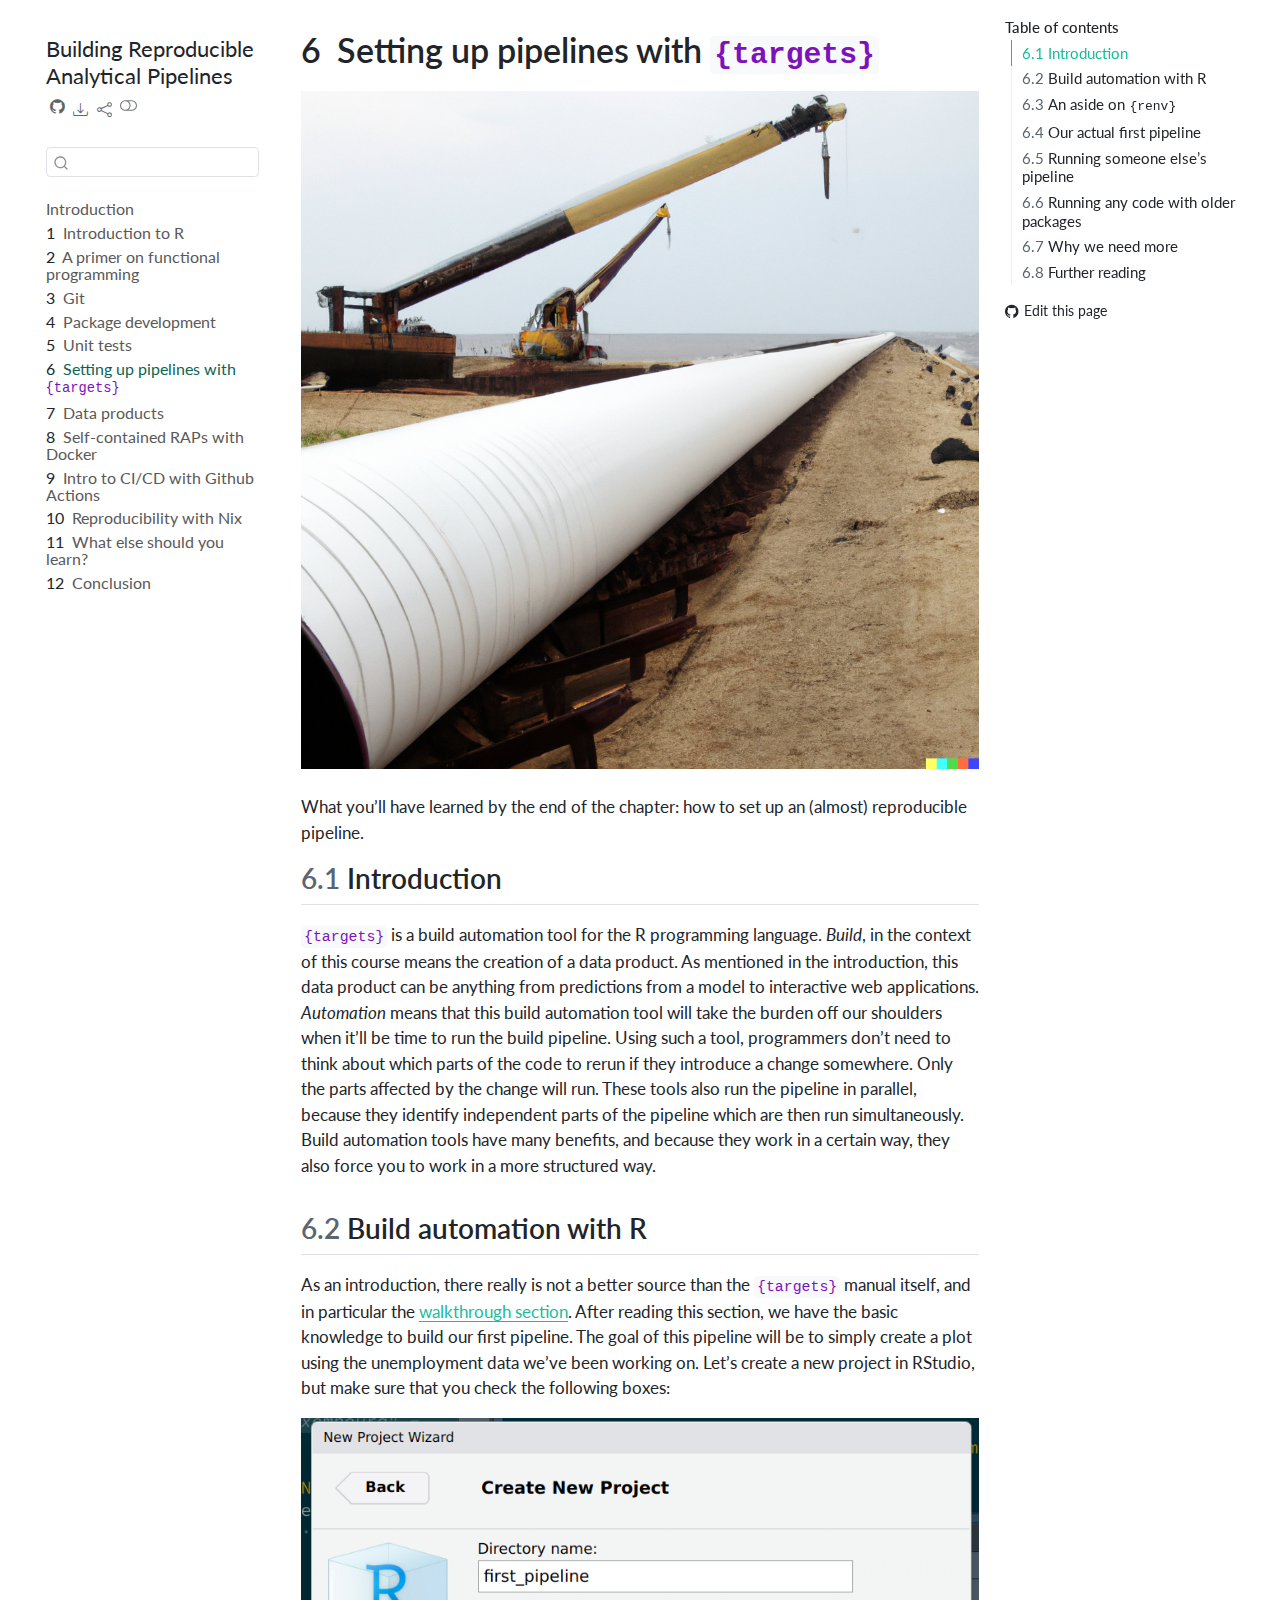
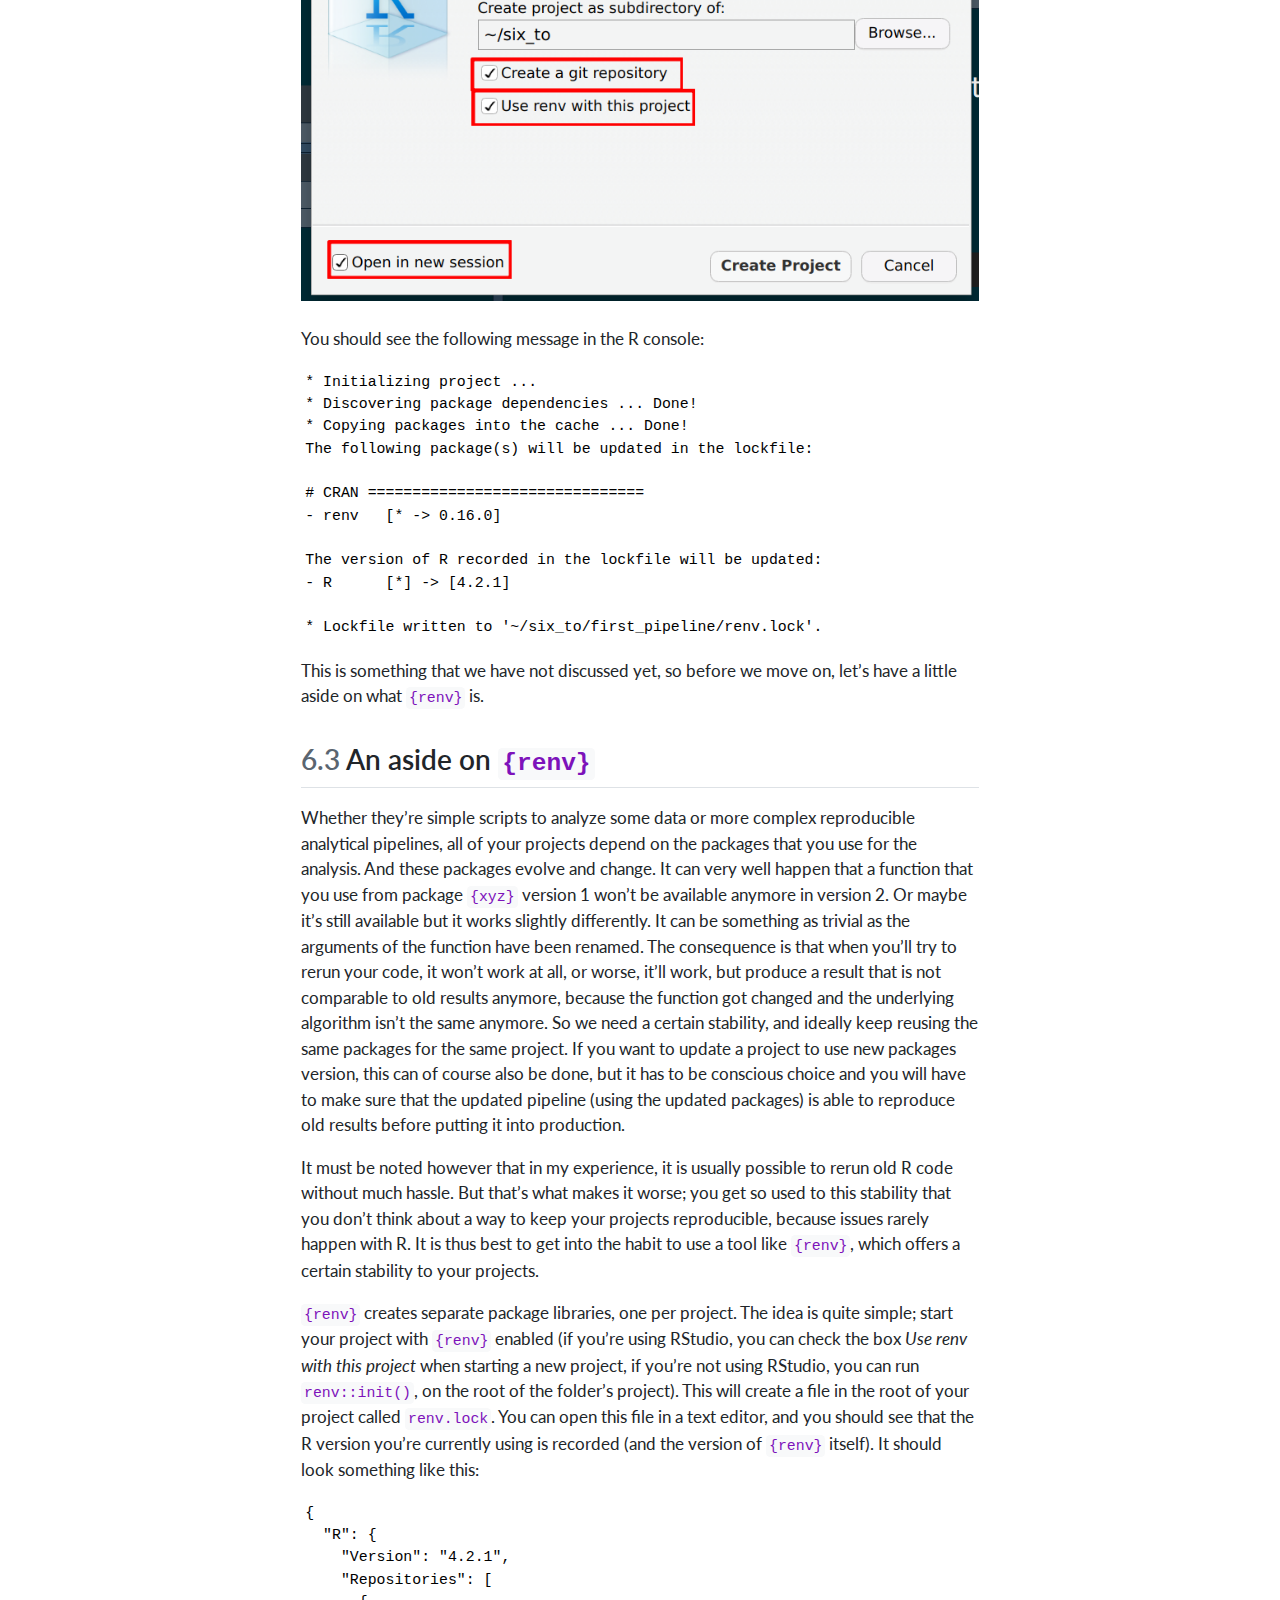
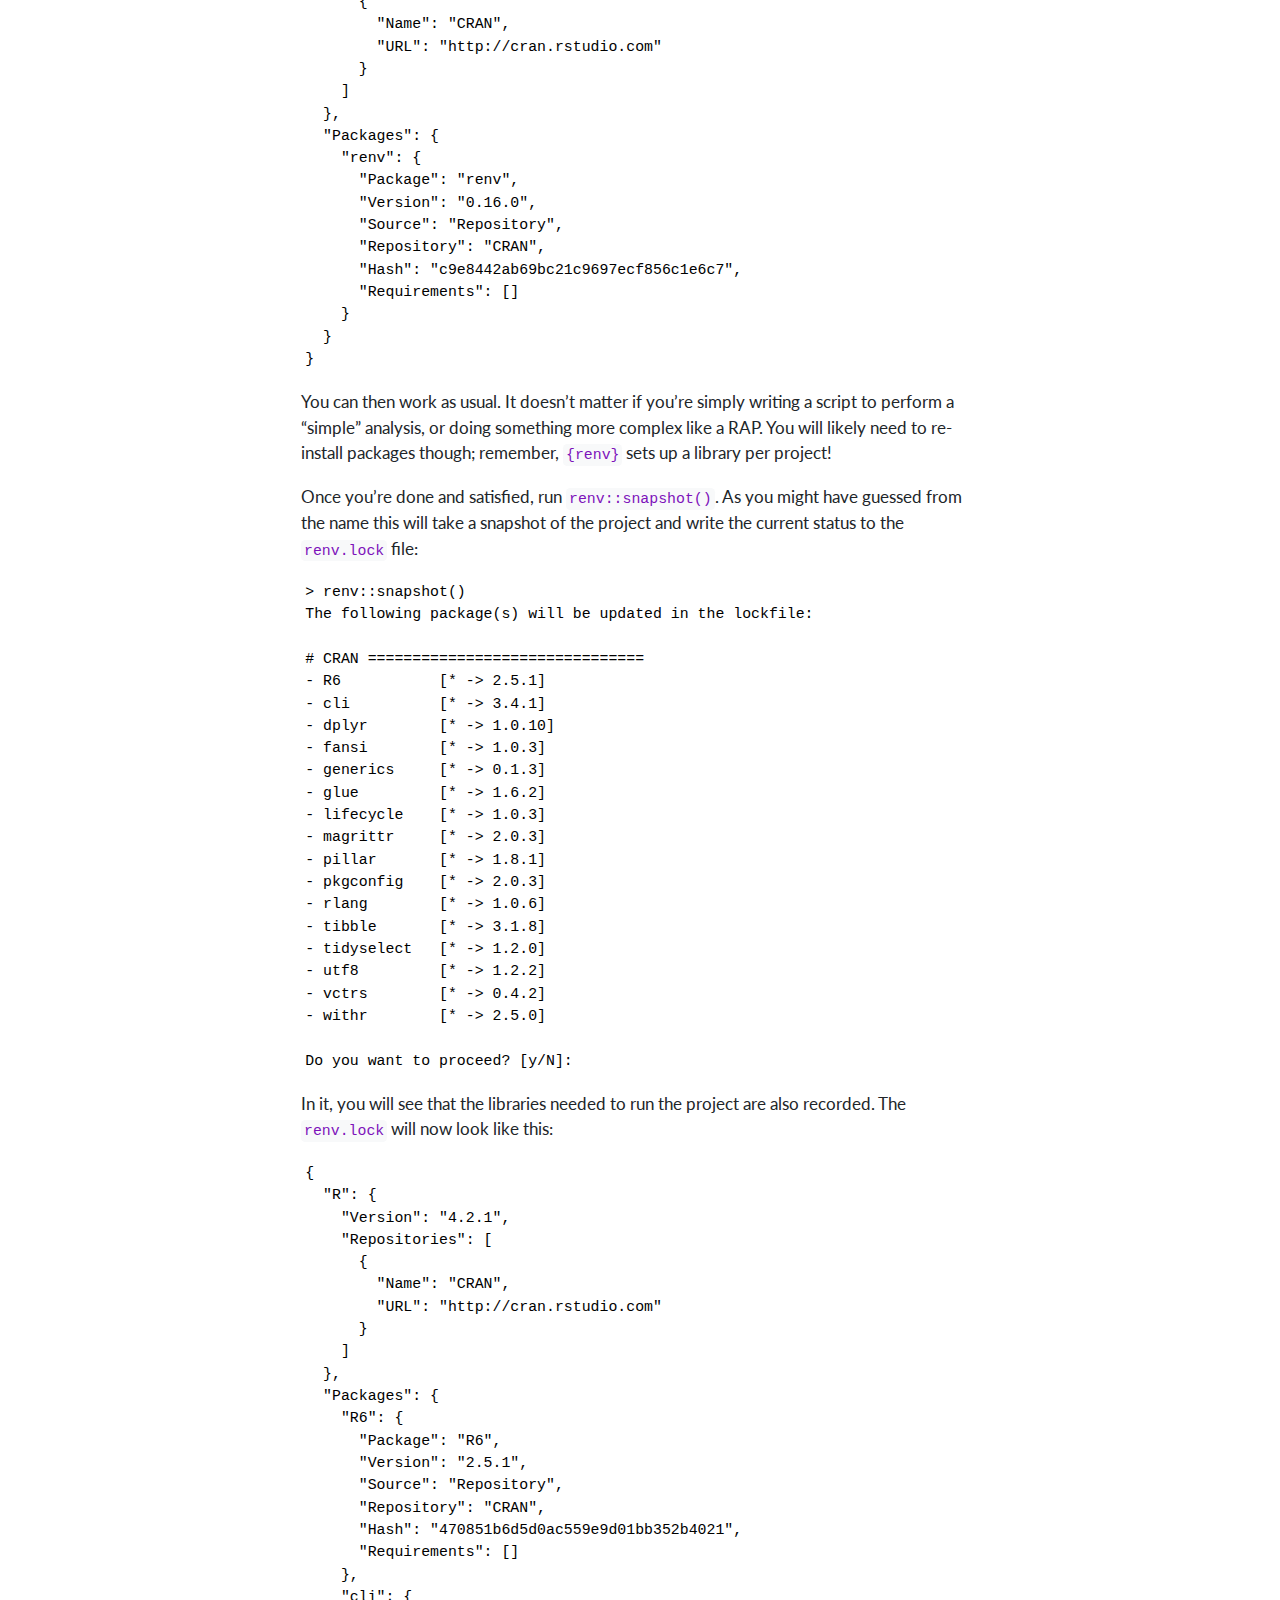
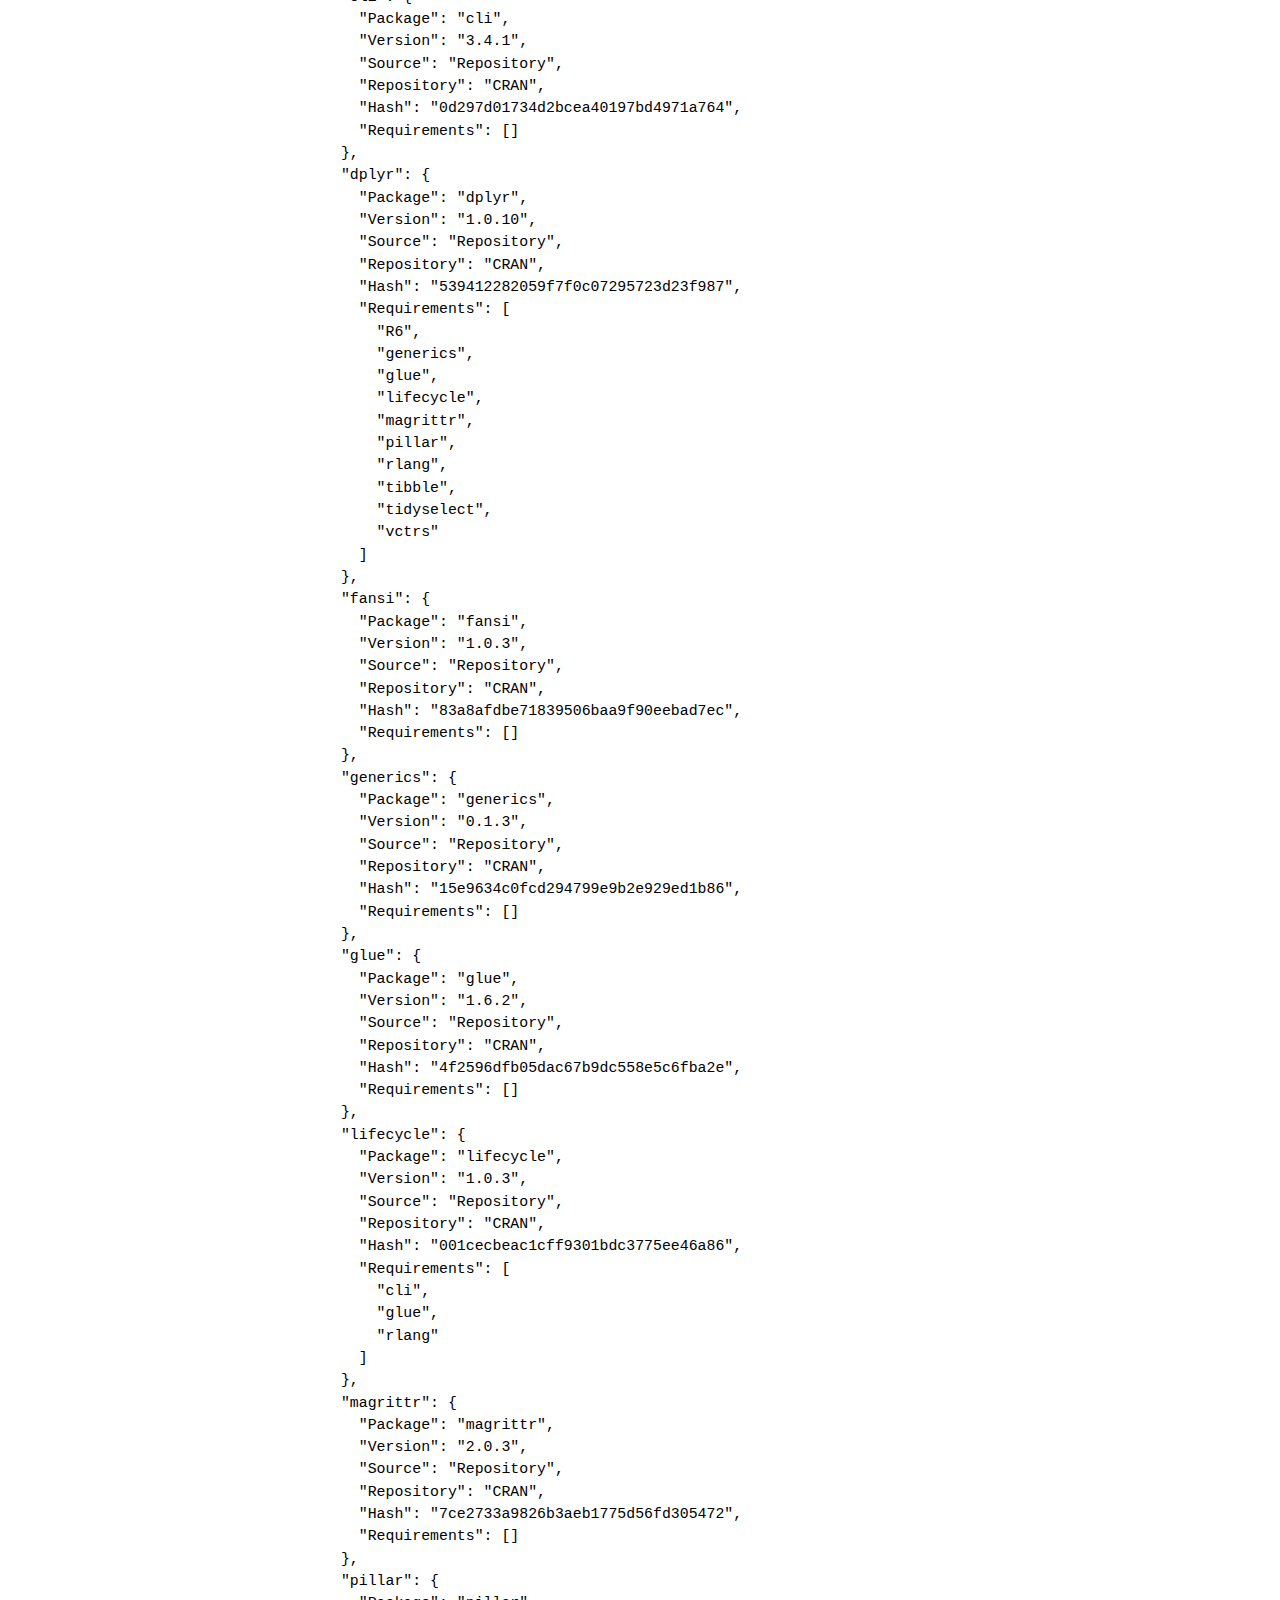
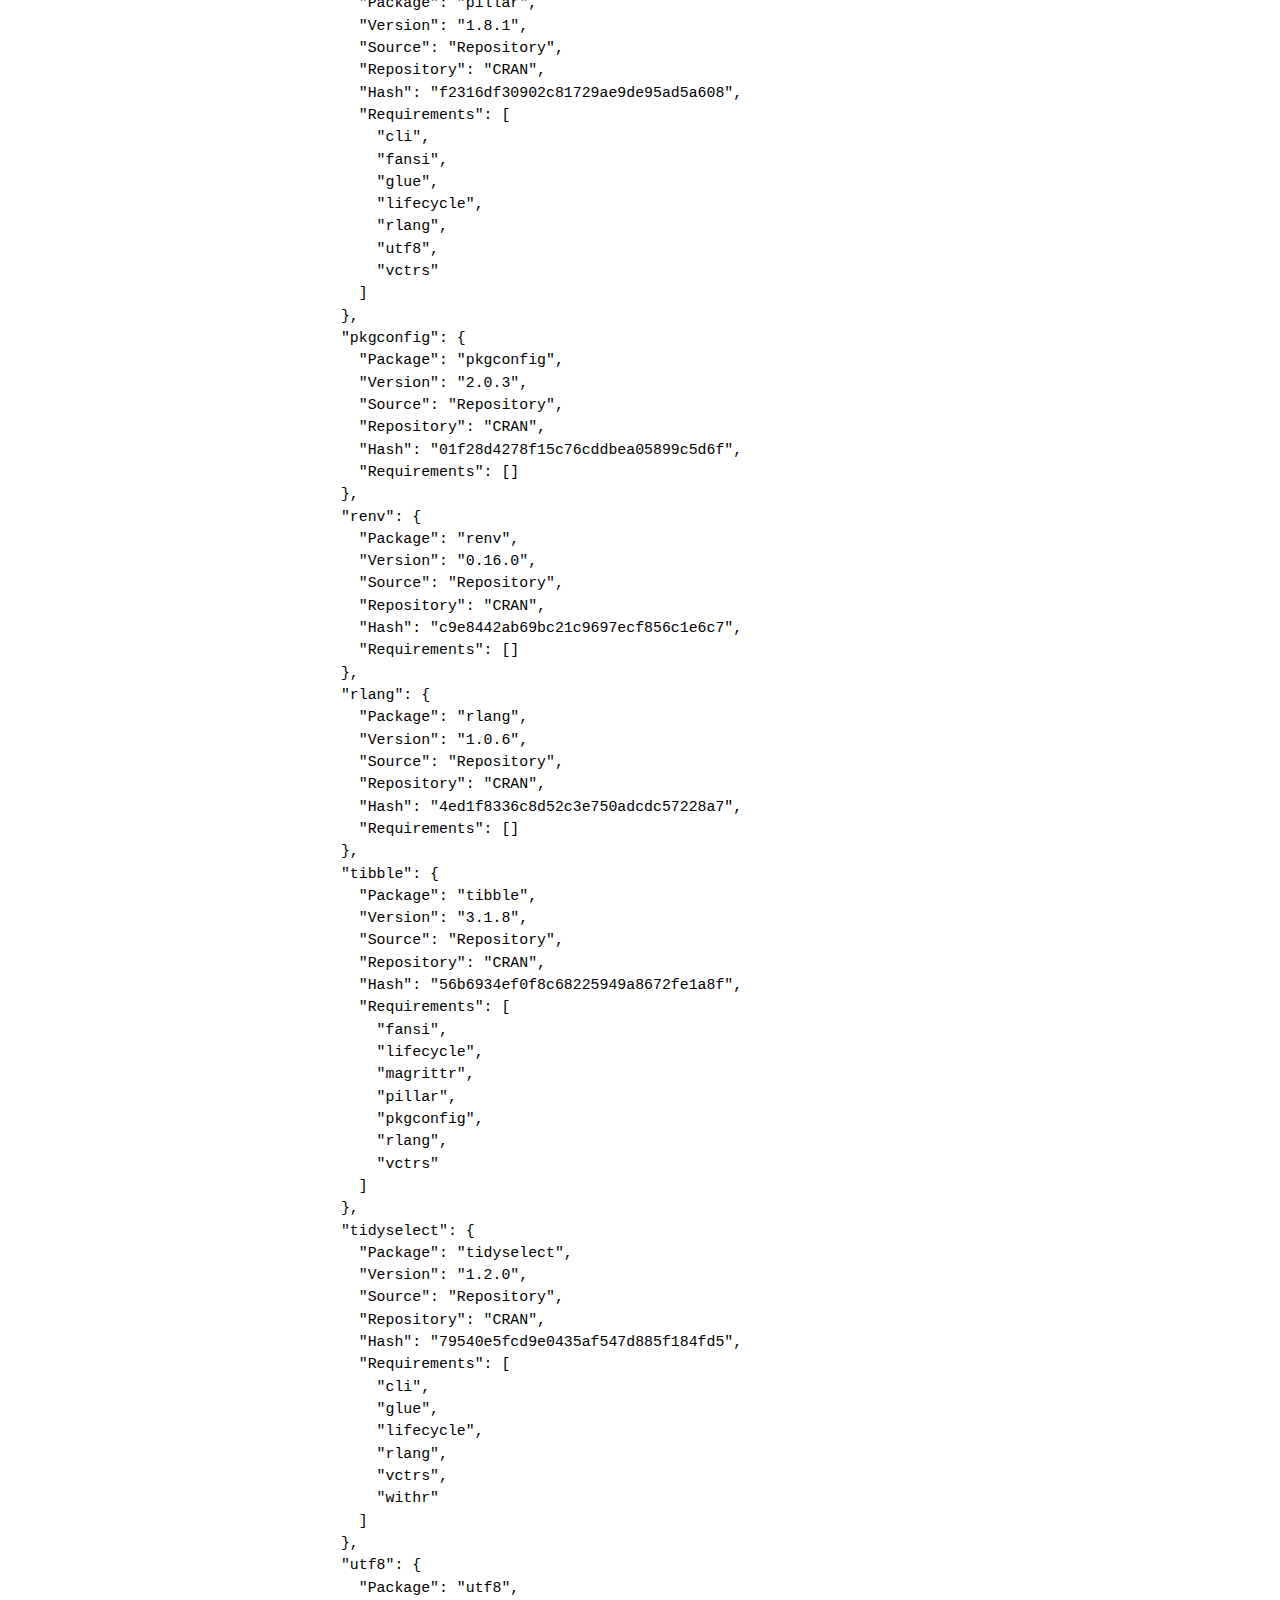
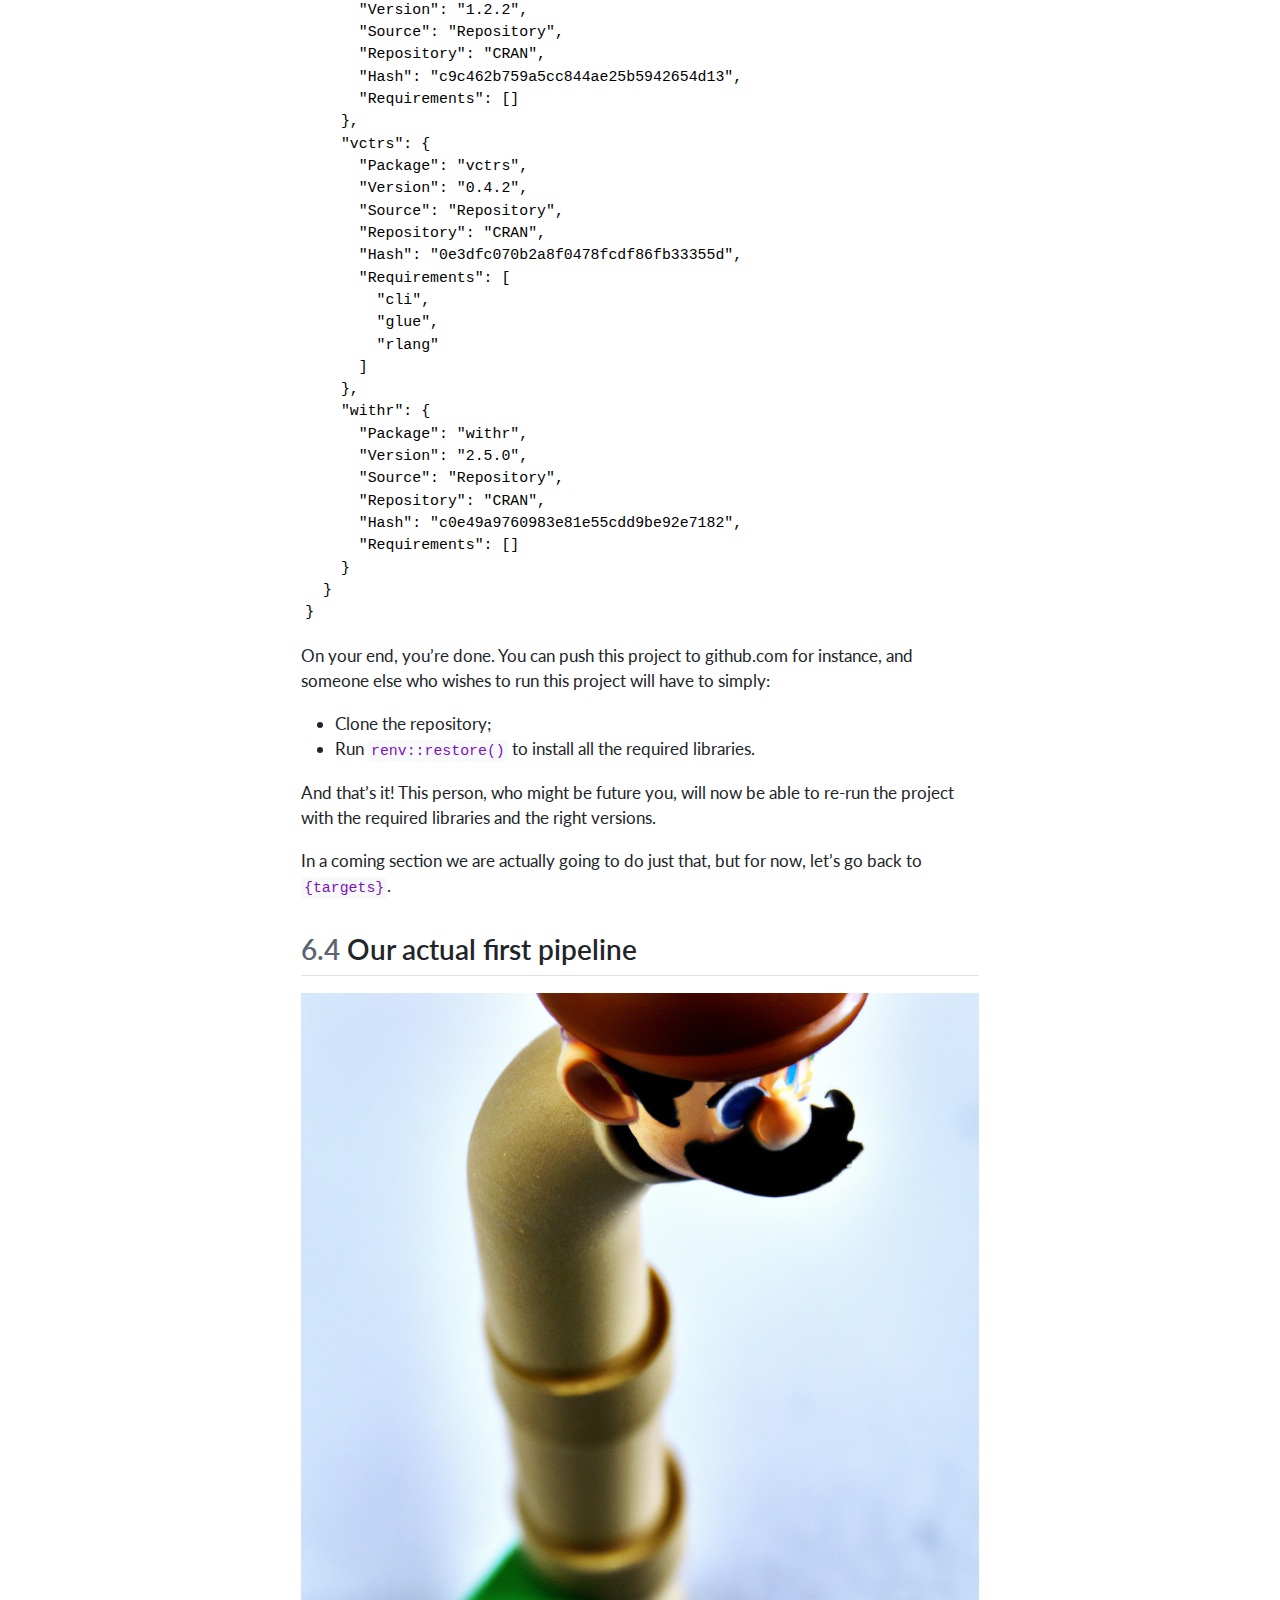
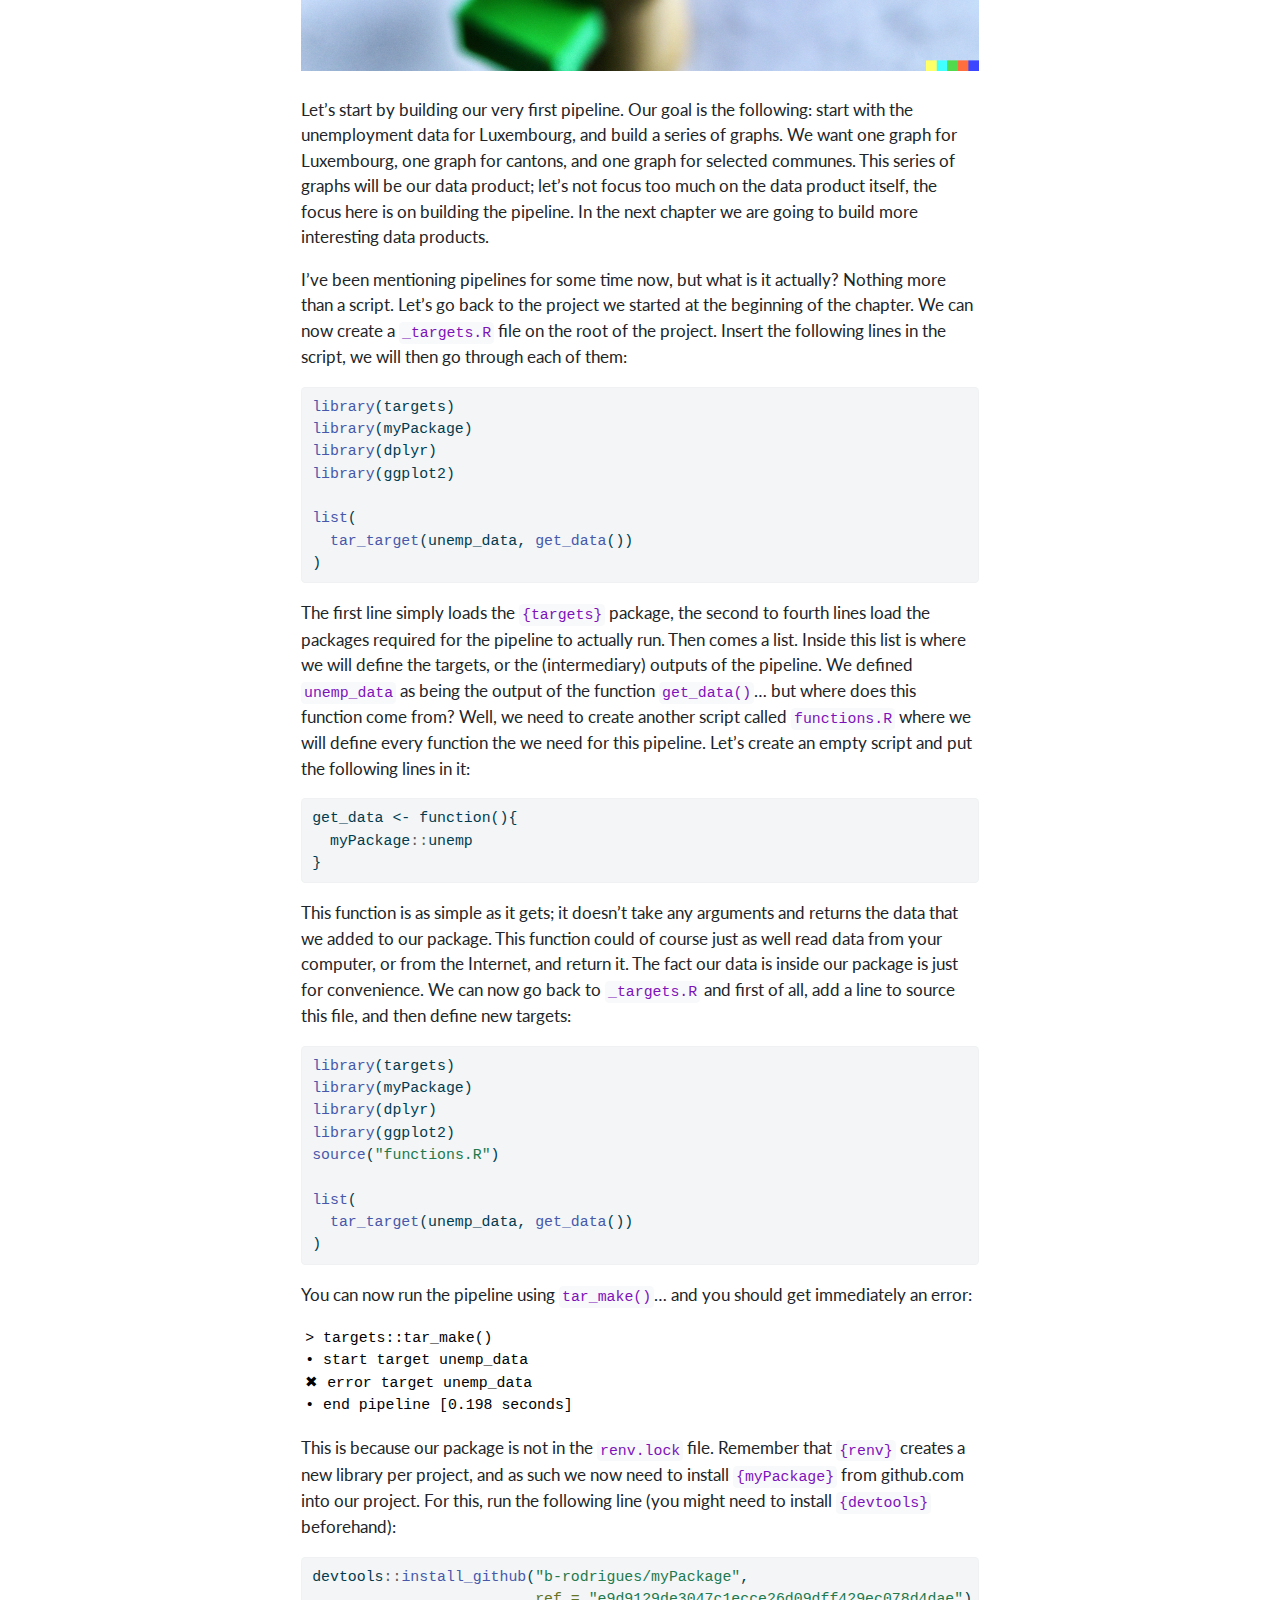
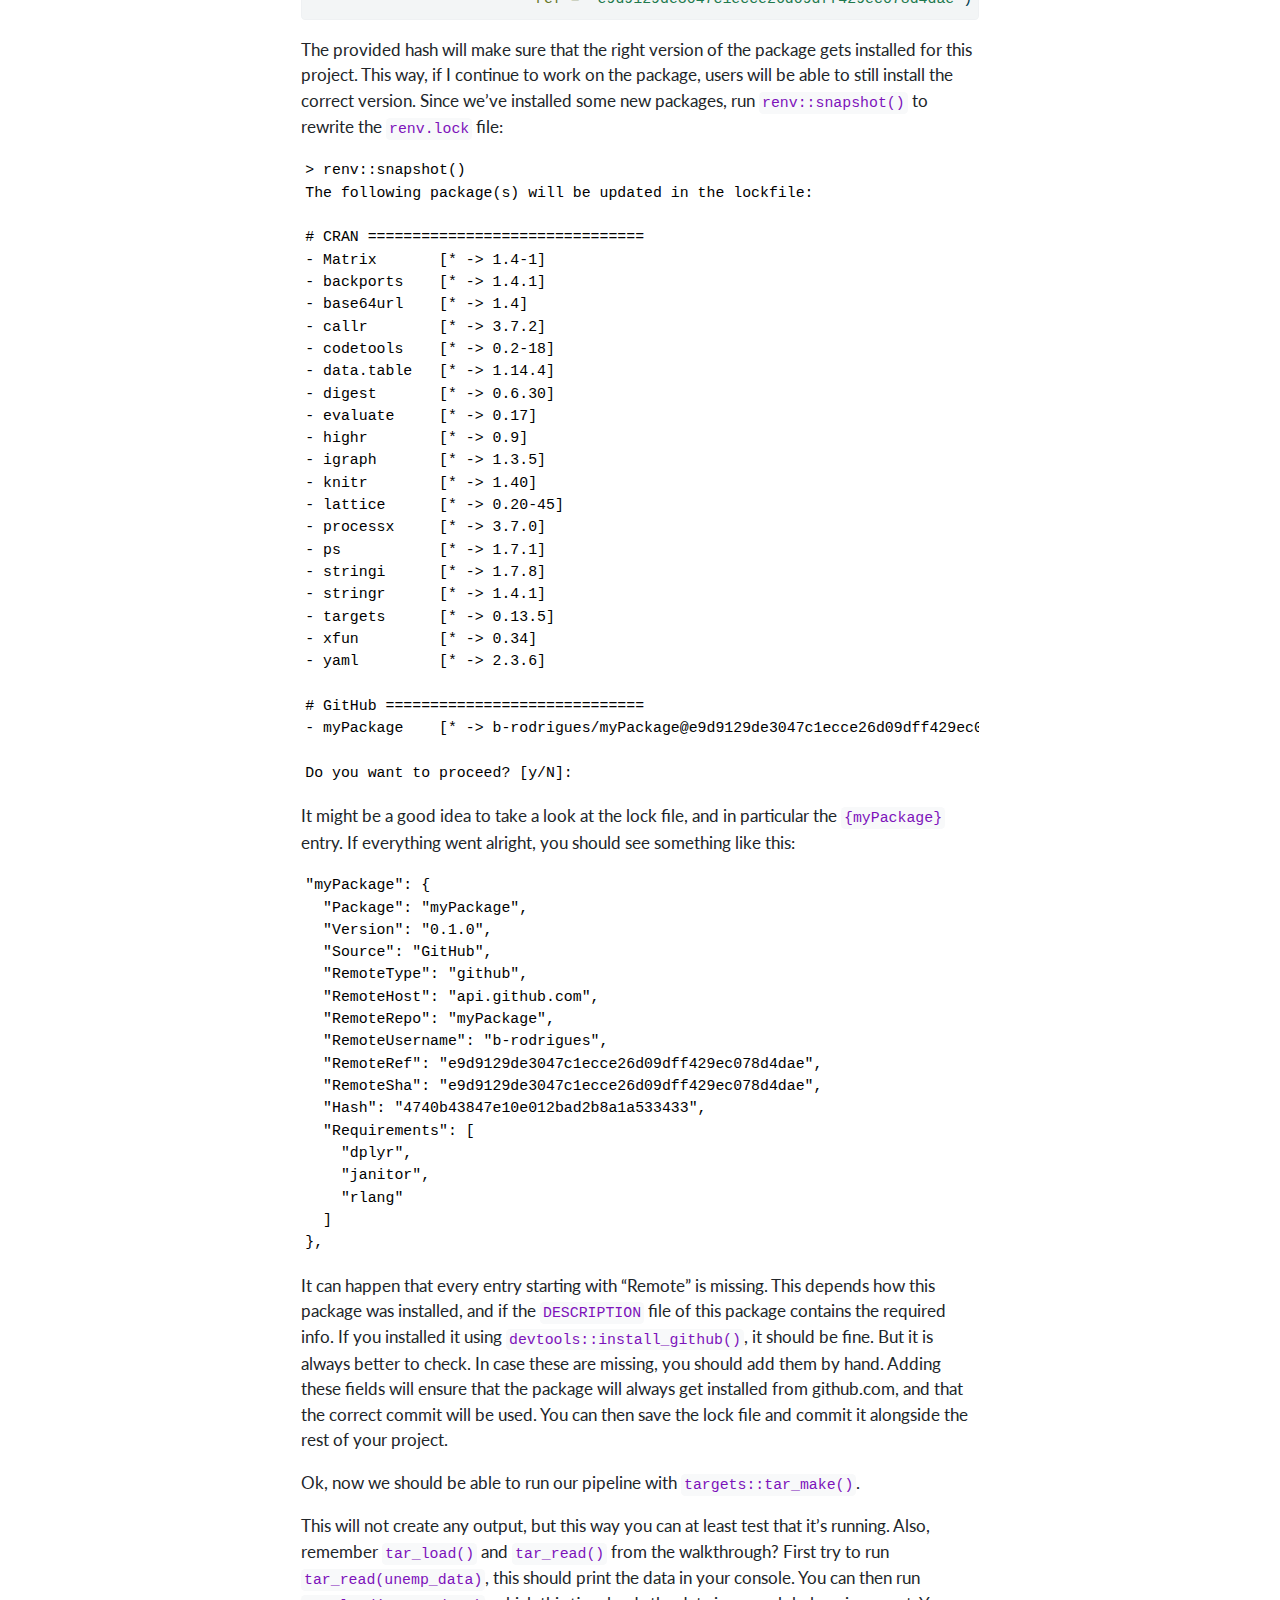
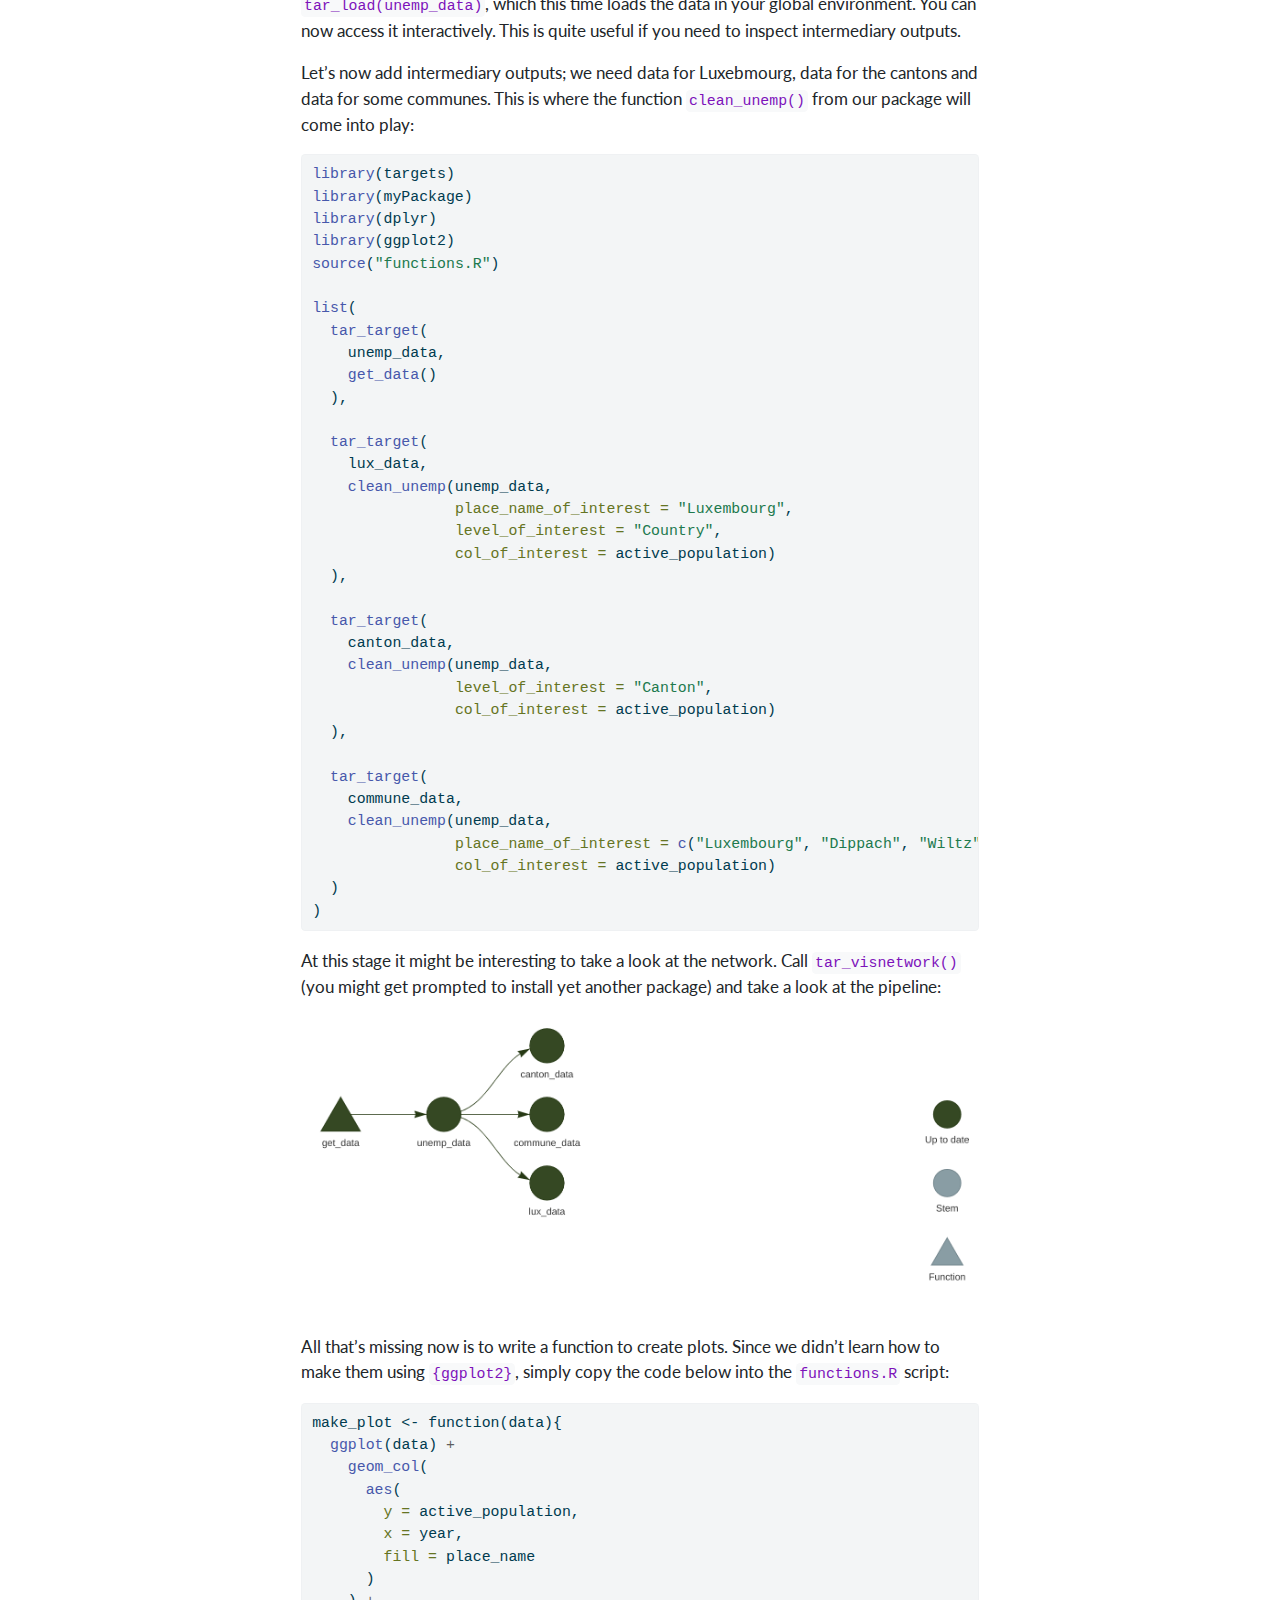
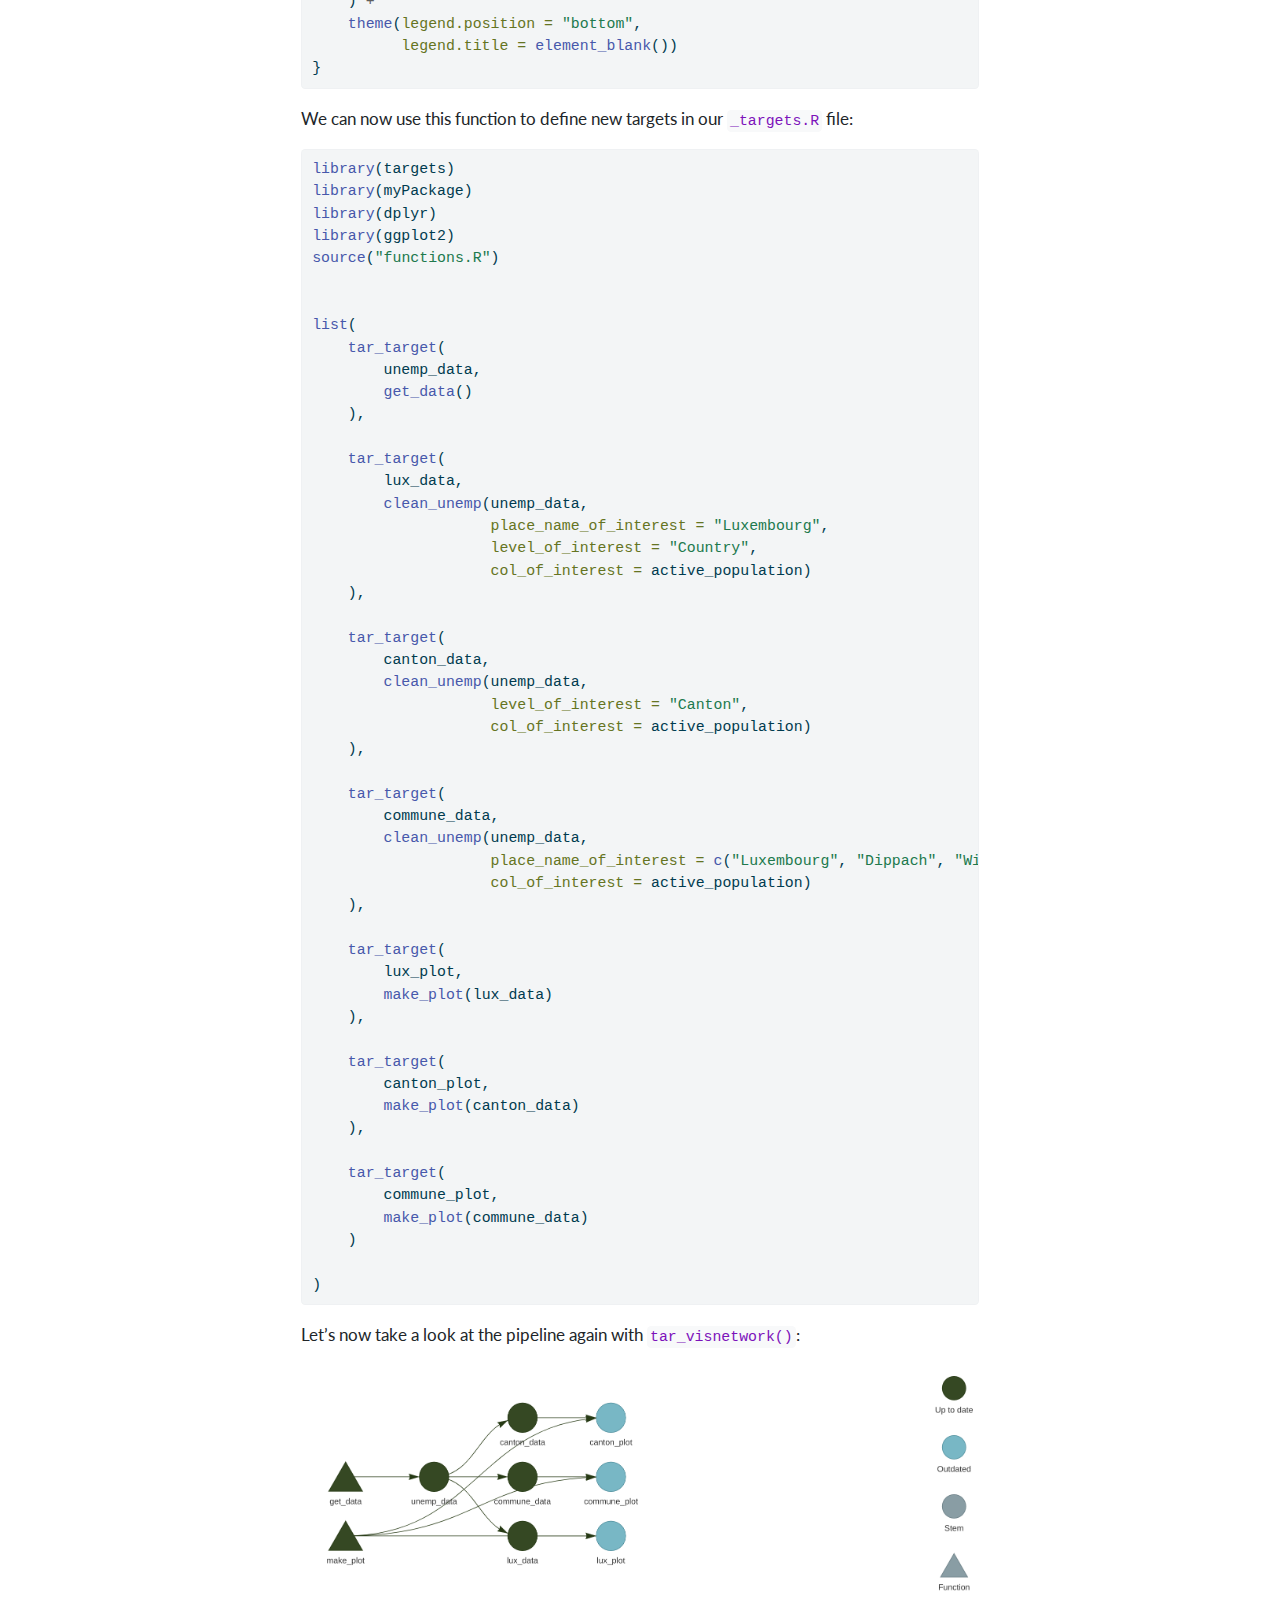
<file: 07-targets.html>
<!DOCTYPE html>
<html xmlns="http://www.w3.org/1999/xhtml" lang="en" xml:lang="en"><head>

<meta charset="utf-8">
<meta name="generator" content="quarto-1.4.554">

<meta name="viewport" content="width=device-width, initial-scale=1.0, user-scalable=yes">


<title>Building Reproducible Analytical Pipelines - 6&nbsp; Setting up pipelines with {targets}</title>
<style>
code{white-space: pre-wrap;}
span.smallcaps{font-variant: small-caps;}
div.columns{display: flex; gap: min(4vw, 1.5em);}
div.column{flex: auto; overflow-x: auto;}
div.hanging-indent{margin-left: 1.5em; text-indent: -1.5em;}
ul.task-list{list-style: none;}
ul.task-list li input[type="checkbox"] {
  width: 0.8em;
  margin: 0 0.8em 0.2em -1em; /* quarto-specific, see https://github.com/quarto-dev/quarto-cli/issues/4556 */ 
  vertical-align: middle;
}
/* CSS for syntax highlighting */
pre > code.sourceCode { white-space: pre; position: relative; }
pre > code.sourceCode > span { line-height: 1.25; }
pre > code.sourceCode > span:empty { height: 1.2em; }
.sourceCode { overflow: visible; }
code.sourceCode > span { color: inherit; text-decoration: inherit; }
div.sourceCode { margin: 1em 0; }
pre.sourceCode { margin: 0; }
@media screen {
div.sourceCode { overflow: auto; }
}
@media print {
pre > code.sourceCode { white-space: pre-wrap; }
pre > code.sourceCode > span { display: inline-block; text-indent: -5em; padding-left: 5em; }
}
pre.numberSource code
  { counter-reset: source-line 0; }
pre.numberSource code > span
  { position: relative; left: -4em; counter-increment: source-line; }
pre.numberSource code > span > a:first-child::before
  { content: counter(source-line);
    position: relative; left: -1em; text-align: right; vertical-align: baseline;
    border: none; display: inline-block;
    -webkit-touch-callout: none; -webkit-user-select: none;
    -khtml-user-select: none; -moz-user-select: none;
    -ms-user-select: none; user-select: none;
    padding: 0 4px; width: 4em;
  }
pre.numberSource { margin-left: 3em;  padding-left: 4px; }
div.sourceCode
  {   }
@media screen {
pre > code.sourceCode > span > a:first-child::before { text-decoration: underline; }
}
</style>


<script src="site_libs/quarto-nav/quarto-nav.js"></script>
<script src="site_libs/quarto-nav/headroom.min.js"></script>
<script src="site_libs/clipboard/clipboard.min.js"></script>
<script src="site_libs/quarto-search/autocomplete.umd.js"></script>
<script src="site_libs/quarto-search/fuse.min.js"></script>
<script src="site_libs/quarto-search/quarto-search.js"></script>
<meta name="quarto:offset" content="./">
<link href="./08-products.html" rel="next">
<link href="./06-unit-tests.html" rel="prev">
<script src="site_libs/quarto-html/quarto.js"></script>
<script src="site_libs/quarto-html/popper.min.js"></script>
<script src="site_libs/quarto-html/tippy.umd.min.js"></script>
<script src="site_libs/quarto-html/anchor.min.js"></script>
<link href="site_libs/quarto-html/tippy.css" rel="stylesheet">
<link href="site_libs/quarto-html/quarto-syntax-highlighting.css" rel="stylesheet" class="quarto-color-scheme" id="quarto-text-highlighting-styles">
<link href="site_libs/quarto-html/quarto-syntax-highlighting-dark.css" rel="prefetch" class="quarto-color-scheme quarto-color-alternate" id="quarto-text-highlighting-styles">
<script src="site_libs/bootstrap/bootstrap.min.js"></script>
<link href="site_libs/bootstrap/bootstrap-icons.css" rel="stylesheet">
<link href="site_libs/bootstrap/bootstrap.min.css" rel="stylesheet" class="quarto-color-scheme" id="quarto-bootstrap" data-mode="light">
<link href="site_libs/bootstrap/bootstrap-dark.min.css" rel="prefetch" class="quarto-color-scheme quarto-color-alternate" id="quarto-bootstrap" data-mode="dark">
<script id="quarto-search-options" type="application/json">{
  "location": "sidebar",
  "copy-button": false,
  "collapse-after": 3,
  "panel-placement": "start",
  "type": "textbox",
  "limit": 50,
  "keyboard-shortcut": [
    "f",
    "/",
    "s"
  ],
  "show-item-context": false,
  "language": {
    "search-no-results-text": "No results",
    "search-matching-documents-text": "matching documents",
    "search-copy-link-title": "Copy link to search",
    "search-hide-matches-text": "Hide additional matches",
    "search-more-match-text": "more match in this document",
    "search-more-matches-text": "more matches in this document",
    "search-clear-button-title": "Clear",
    "search-text-placeholder": "",
    "search-detached-cancel-button-title": "Cancel",
    "search-submit-button-title": "Submit",
    "search-label": "Search"
  }
}</script>
<link rel="shortcut icon" href="img/favicon.ico">


<link rel="stylesheet" href="epub.css">
</head>

<body class="nav-sidebar floating">

<div id="quarto-search-results"></div>
  <header id="quarto-header" class="headroom fixed-top">
  <nav class="quarto-secondary-nav">
    <div class="container-fluid d-flex">
      <button type="button" class="quarto-btn-toggle btn" data-bs-toggle="collapse" data-bs-target=".quarto-sidebar-collapse-item" aria-controls="quarto-sidebar" aria-expanded="false" aria-label="Toggle sidebar navigation" onclick="if (window.quartoToggleHeadroom) { window.quartoToggleHeadroom(); }">
        <i class="bi bi-layout-text-sidebar-reverse"></i>
      </button>
        <nav class="quarto-page-breadcrumbs" aria-label="breadcrumb"><ol class="breadcrumb"><li class="breadcrumb-item"><a href="./07-targets.html"><span class="chapter-number">6</span>&nbsp; <span class="chapter-title">Setting up pipelines with <code>{targets}</code></span></a></li></ol></nav>
        <a class="flex-grow-1" role="button" data-bs-toggle="collapse" data-bs-target=".quarto-sidebar-collapse-item" aria-controls="quarto-sidebar" aria-expanded="false" aria-label="Toggle sidebar navigation" onclick="if (window.quartoToggleHeadroom) { window.quartoToggleHeadroom(); }">      
        </a>
      <button type="button" class="btn quarto-search-button" aria-label="" onclick="window.quartoOpenSearch();">
        <i class="bi bi-search"></i>
      </button>
    </div>
  </nav>
</header>
<!-- content -->
<div id="quarto-content" class="quarto-container page-columns page-rows-contents page-layout-article">
<!-- sidebar -->
  <nav id="quarto-sidebar" class="sidebar collapse collapse-horizontal quarto-sidebar-collapse-item sidebar-navigation floating overflow-auto">
    <div class="pt-lg-2 mt-2 text-left sidebar-header">
    <div class="sidebar-title mb-0 py-0">
      <a href="./">Building Reproducible Analytical Pipelines</a> 
        <div class="sidebar-tools-main tools-wide">
    <a href="https://github.com/b-rodrigues/rap4mads_2023" title="Source Code" class="quarto-navigation-tool px-1" aria-label="Source Code"><i class="bi bi-github"></i></a>
    <div class="dropdown">
      <a href="" title="Download" id="quarto-navigation-tool-dropdown-0" class="quarto-navigation-tool dropdown-toggle px-1" data-bs-toggle="dropdown" aria-expanded="false" aria-label="Download"><i class="bi bi-download"></i></a>
      <ul class="dropdown-menu" aria-labelledby="quarto-navigation-tool-dropdown-0">
          <li>
            <a class="dropdown-item sidebar-tools-main-item" href="./Building-Reproducible-Analytical-Pipelines.pdf">
              <i class="bi bi-bi-file-pdf pe-1"></i>
            Download PDF
            </a>
          </li>
          <li>
            <a class="dropdown-item sidebar-tools-main-item" href="./Building-Reproducible-Analytical-Pipelines.epub">
              <i class="bi bi-bi-journal pe-1"></i>
            Download ePub
            </a>
          </li>
      </ul>
    </div>
    <div class="dropdown">
      <a href="" title="Share" id="quarto-navigation-tool-dropdown-1" class="quarto-navigation-tool dropdown-toggle px-1" data-bs-toggle="dropdown" aria-expanded="false" aria-label="Share"><i class="bi bi-share"></i></a>
      <ul class="dropdown-menu" aria-labelledby="quarto-navigation-tool-dropdown-1">
          <li>
            <a class="dropdown-item sidebar-tools-main-item" href="https://twitter.com/intent/tweet?url=|url|">
              <i class="bi bi-bi-twitter pe-1"></i>
            Twitter
            </a>
          </li>
          <li>
            <a class="dropdown-item sidebar-tools-main-item" href="https://www.facebook.com/sharer/sharer.php?u=|url|">
              <i class="bi bi-bi-facebook pe-1"></i>
            Facebook
            </a>
          </li>
      </ul>
    </div>
  <a href="" class="quarto-color-scheme-toggle quarto-navigation-tool  px-1" onclick="window.quartoToggleColorScheme(); return false;" title="Toggle dark mode"><i class="bi"></i></a>
</div>
    </div>
      </div>
        <div class="mt-2 flex-shrink-0 align-items-center">
        <div class="sidebar-search">
        <div id="quarto-search" class="" title="Search"></div>
        </div>
        </div>
    <div class="sidebar-menu-container"> 
    <ul class="list-unstyled mt-1">
        <li class="sidebar-item">
  <div class="sidebar-item-container"> 
  <a href="./index.html" class="sidebar-item-text sidebar-link">
 <span class="menu-text">Introduction</span></a>
  </div>
</li>
        <li class="sidebar-item">
  <div class="sidebar-item-container"> 
  <a href="./02-intro_R.html" class="sidebar-item-text sidebar-link">
 <span class="menu-text"><span class="chapter-number">1</span>&nbsp; <span class="chapter-title">Introduction to R</span></span></a>
  </div>
</li>
        <li class="sidebar-item">
  <div class="sidebar-item-container"> 
  <a href="./03-functional-programming.html" class="sidebar-item-text sidebar-link">
 <span class="menu-text"><span class="chapter-number">2</span>&nbsp; <span class="chapter-title">A primer on functional programming</span></span></a>
  </div>
</li>
        <li class="sidebar-item">
  <div class="sidebar-item-container"> 
  <a href="./04-git.html" class="sidebar-item-text sidebar-link">
 <span class="menu-text"><span class="chapter-number">3</span>&nbsp; <span class="chapter-title">Git</span></span></a>
  </div>
</li>
        <li class="sidebar-item">
  <div class="sidebar-item-container"> 
  <a href="./05-package-dev.html" class="sidebar-item-text sidebar-link">
 <span class="menu-text"><span class="chapter-number">4</span>&nbsp; <span class="chapter-title">Package development</span></span></a>
  </div>
</li>
        <li class="sidebar-item">
  <div class="sidebar-item-container"> 
  <a href="./06-unit-tests.html" class="sidebar-item-text sidebar-link">
 <span class="menu-text"><span class="chapter-number">5</span>&nbsp; <span class="chapter-title">Unit tests</span></span></a>
  </div>
</li>
        <li class="sidebar-item">
  <div class="sidebar-item-container"> 
  <a href="./07-targets.html" class="sidebar-item-text sidebar-link active">
 <span class="menu-text"><span class="chapter-number">6</span>&nbsp; <span class="chapter-title">Setting up pipelines with <code>{targets}</code></span></span></a>
  </div>
</li>
        <li class="sidebar-item">
  <div class="sidebar-item-container"> 
  <a href="./08-products.html" class="sidebar-item-text sidebar-link">
 <span class="menu-text"><span class="chapter-number">7</span>&nbsp; <span class="chapter-title">Data products</span></span></a>
  </div>
</li>
        <li class="sidebar-item">
  <div class="sidebar-item-container"> 
  <a href="./09-docker.html" class="sidebar-item-text sidebar-link">
 <span class="menu-text"><span class="chapter-number">8</span>&nbsp; <span class="chapter-title">Self-contained RAPs with Docker</span></span></a>
  </div>
</li>
        <li class="sidebar-item">
  <div class="sidebar-item-container"> 
  <a href="./10-github_actions.html" class="sidebar-item-text sidebar-link">
 <span class="menu-text"><span class="chapter-number">9</span>&nbsp; <span class="chapter-title">Intro to CI/CD with Github Actions</span></span></a>
  </div>
</li>
        <li class="sidebar-item">
  <div class="sidebar-item-container"> 
  <a href="./11-nix.html" class="sidebar-item-text sidebar-link">
 <span class="menu-text"><span class="chapter-number">10</span>&nbsp; <span class="chapter-title">Reproducibility with Nix</span></span></a>
  </div>
</li>
        <li class="sidebar-item">
  <div class="sidebar-item-container"> 
  <a href="./12-what-else.html" class="sidebar-item-text sidebar-link">
 <span class="menu-text"><span class="chapter-number">11</span>&nbsp; <span class="chapter-title">What else should you learn?</span></span></a>
  </div>
</li>
        <li class="sidebar-item">
  <div class="sidebar-item-container"> 
  <a href="./13-conclusion.html" class="sidebar-item-text sidebar-link">
 <span class="menu-text"><span class="chapter-number">12</span>&nbsp; <span class="chapter-title">Conclusion</span></span></a>
  </div>
</li>
    </ul>
    </div>
</nav>
<div id="quarto-sidebar-glass" class="quarto-sidebar-collapse-item" data-bs-toggle="collapse" data-bs-target=".quarto-sidebar-collapse-item"></div>
<!-- margin-sidebar -->
    <div id="quarto-margin-sidebar" class="sidebar margin-sidebar">
        <nav id="TOC" role="doc-toc" class="toc-active">
    <h2 id="toc-title">Table of contents</h2>
   
  <ul>
  <li><a href="#introduction" id="toc-introduction" class="nav-link active" data-scroll-target="#introduction"><span class="header-section-number">6.1</span> Introduction</a></li>
  <li><a href="#build-automation-with-r" id="toc-build-automation-with-r" class="nav-link" data-scroll-target="#build-automation-with-r"><span class="header-section-number">6.2</span> Build automation with R</a></li>
  <li><a href="#an-aside-on-renv" id="toc-an-aside-on-renv" class="nav-link" data-scroll-target="#an-aside-on-renv"><span class="header-section-number">6.3</span> An aside on <code>{renv}</code></a></li>
  <li><a href="#our-actual-first-pipeline" id="toc-our-actual-first-pipeline" class="nav-link" data-scroll-target="#our-actual-first-pipeline"><span class="header-section-number">6.4</span> Our actual first pipeline</a></li>
  <li><a href="#running-someone-elses-pipeline" id="toc-running-someone-elses-pipeline" class="nav-link" data-scroll-target="#running-someone-elses-pipeline"><span class="header-section-number">6.5</span> Running someone else’s pipeline</a></li>
  <li><a href="#running-any-code-with-older-packages" id="toc-running-any-code-with-older-packages" class="nav-link" data-scroll-target="#running-any-code-with-older-packages"><span class="header-section-number">6.6</span> Running any code with older packages</a></li>
  <li><a href="#why-we-need-more" id="toc-why-we-need-more" class="nav-link" data-scroll-target="#why-we-need-more"><span class="header-section-number">6.7</span> Why we need more</a></li>
  <li><a href="#further-reading" id="toc-further-reading" class="nav-link" data-scroll-target="#further-reading"><span class="header-section-number">6.8</span> Further reading</a></li>
  </ul>
<div class="toc-actions"><ul><li><a href="https://github.com/b-rodrigues/rap4mads_2023/edit/main/07-targets.qmd" class="toc-action"><i class="bi bi-github"></i>Edit this page</a></li></ul></div></nav>
    </div>
<!-- main -->
<main class="content" id="quarto-document-content">

<header id="title-block-header" class="quarto-title-block default">
<div class="quarto-title">
<h1 class="title"><span class="chapter-number">6</span>&nbsp; <span class="chapter-title">Setting up pipelines with <code>{targets}</code></span></h1>
</div>



<div class="quarto-title-meta">

    
  
    
  </div>
  


</header>


<div style="text-align:center;">
<div class="cell">
<div class="cell-output-display">
<div>
<figure class="figure">
<p><img src="img/pipeline.png" class="img-fluid figure-img"></p>
</figure>
</div>
</div>
</div>
</div>
<p>What you’ll have learned by the end of the chapter: how to set up an (almost) reproducible pipeline.</p>
<section id="introduction" class="level2" data-number="6.1">
<h2 data-number="6.1" class="anchored" data-anchor-id="introduction"><span class="header-section-number">6.1</span> Introduction</h2>
<p><code>{targets}</code> is a build automation tool for the R programming language. <em>Build</em>, in the context of this course means the creation of a data product. As mentioned in the introduction, this data product can be anything from predictions from a model to interactive web applications. <em>Automation</em> means that this build automation tool will take the burden off our shoulders when it’ll be time to run the build pipeline. Using such a tool, programmers don’t need to think about which parts of the code to rerun if they introduce a change somewhere. Only the parts affected by the change will run. These tools also run the pipeline in parallel, because they identify independent parts of the pipeline which are then run simultaneously. Build automation tools have many benefits, and because they work in a certain way, they also force you to work in a more structured way.</p>
</section>
<section id="build-automation-with-r" class="level2" data-number="6.2">
<h2 data-number="6.2" class="anchored" data-anchor-id="build-automation-with-r"><span class="header-section-number">6.2</span> Build automation with R</h2>
<p>As an introduction, there really is not a better source than the <code>{targets}</code> manual itself, and in particular the <a href="https://books.ropensci.org/targets/walkthrough.html">walkthrough section</a>. After reading this section, we have the basic knowledge to build our first pipeline. The goal of this pipeline will be to simply create a plot using the unemployment data we’ve been working on. Let’s create a new project in RStudio, but make sure that you check the following boxes:</p>
<div class="cell">
<div class="cell-output-display">
<div>
<figure class="figure">
<p><img src="img/pipeline_1.png" class="img-fluid figure-img"></p>
</figure>
</div>
</div>
</div>
<p>You should see the following message in the R console:</p>
<pre><code>* Initializing project ...
* Discovering package dependencies ... Done!
* Copying packages into the cache ... Done!
The following package(s) will be updated in the lockfile:

# CRAN ===============================
- renv   [* -&gt; 0.16.0]

The version of R recorded in the lockfile will be updated:
- R      [*] -&gt; [4.2.1]

* Lockfile written to '~/six_to/first_pipeline/renv.lock'.</code></pre>
<p>This is something that we have not discussed yet, so before we move on, let’s have a little aside on what <code>{renv}</code> is.</p>
</section>
<section id="an-aside-on-renv" class="level2" data-number="6.3">
<h2 data-number="6.3" class="anchored" data-anchor-id="an-aside-on-renv"><span class="header-section-number">6.3</span> An aside on <code>{renv}</code></h2>
<p>Whether they’re simple scripts to analyze some data or more complex reproducible analytical pipelines, all of your projects depend on the packages that you use for the analysis. And these packages evolve and change. It can very well happen that a function that you use from package <code>{xyz}</code> version 1 won’t be available anymore in version 2. Or maybe it’s still available but it works slightly differently. It can be something as trivial as the arguments of the function have been renamed. The consequence is that when you’ll try to rerun your code, it won’t work at all, or worse, it’ll work, but produce a result that is not comparable to old results anymore, because the function got changed and the underlying algorithm isn’t the same anymore. So we need a certain stability, and ideally keep reusing the same packages for the same project. If you want to update a project to use new packages version, this can of course also be done, but it has to be conscious choice and you will have to make sure that the updated pipeline (using the updated packages) is able to reproduce old results before putting it into production.</p>
<p>It must be noted however that in my experience, it is usually possible to rerun old R code without much hassle. But that’s what makes it worse; you get so used to this stability that you don’t think about a way to keep your projects reproducible, because issues rarely happen with R. It is thus best to get into the habit to use a tool like <code>{renv}</code>, which offers a certain stability to your projects.</p>
<p><code>{renv}</code> creates separate package libraries, one per project. The idea is quite simple; start your project with <code>{renv}</code> enabled (if you’re using RStudio, you can check the box <em>Use renv with this project</em> when starting a new project, if you’re not using RStudio, you can run <code>renv::init()</code>, on the root of the folder’s project). This will create a file in the root of your project called <code>renv.lock</code>. You can open this file in a text editor, and you should see that the R version you’re currently using is recorded (and the version of <code>{renv}</code> itself). It should look something like this:</p>
<pre><code>{
  "R": {
    "Version": "4.2.1",
    "Repositories": [
      {
        "Name": "CRAN",
        "URL": "http://cran.rstudio.com"
      }
    ]
  },
  "Packages": {
    "renv": {
      "Package": "renv",
      "Version": "0.16.0",
      "Source": "Repository",
      "Repository": "CRAN",
      "Hash": "c9e8442ab69bc21c9697ecf856c1e6c7",
      "Requirements": []
    }
  }
}</code></pre>
<p>You can then work as usual. It doesn’t matter if you’re simply writing a script to perform a “simple” analysis, or doing something more complex like a RAP. You will likely need to re-install packages though; remember, <code>{renv}</code> sets up a library per project!</p>
<p>Once you’re done and satisfied, run <code>renv::snapshot()</code>. As you might have guessed from the name this will take a snapshot of the project and write the current status to the <code>renv.lock</code> file:</p>
<pre><code>&gt; renv::snapshot()
The following package(s) will be updated in the lockfile:

# CRAN ===============================
- R6           [* -&gt; 2.5.1]
- cli          [* -&gt; 3.4.1]
- dplyr        [* -&gt; 1.0.10]
- fansi        [* -&gt; 1.0.3]
- generics     [* -&gt; 0.1.3]
- glue         [* -&gt; 1.6.2]
- lifecycle    [* -&gt; 1.0.3]
- magrittr     [* -&gt; 2.0.3]
- pillar       [* -&gt; 1.8.1]
- pkgconfig    [* -&gt; 2.0.3]
- rlang        [* -&gt; 1.0.6]
- tibble       [* -&gt; 3.1.8]
- tidyselect   [* -&gt; 1.2.0]
- utf8         [* -&gt; 1.2.2]
- vctrs        [* -&gt; 0.4.2]
- withr        [* -&gt; 2.5.0]

Do you want to proceed? [y/N]: </code></pre>
<p>In it, you will see that the libraries needed to run the project are also recorded. The <code>renv.lock</code> will now look like this:</p>
<pre><code>{
  "R": {
    "Version": "4.2.1",
    "Repositories": [
      {
        "Name": "CRAN",
        "URL": "http://cran.rstudio.com"
      }
    ]
  },
  "Packages": {
    "R6": {
      "Package": "R6",
      "Version": "2.5.1",
      "Source": "Repository",
      "Repository": "CRAN",
      "Hash": "470851b6d5d0ac559e9d01bb352b4021",
      "Requirements": []
    },
    "cli": {
      "Package": "cli",
      "Version": "3.4.1",
      "Source": "Repository",
      "Repository": "CRAN",
      "Hash": "0d297d01734d2bcea40197bd4971a764",
      "Requirements": []
    },
    "dplyr": {
      "Package": "dplyr",
      "Version": "1.0.10",
      "Source": "Repository",
      "Repository": "CRAN",
      "Hash": "539412282059f7f0c07295723d23f987",
      "Requirements": [
        "R6",
        "generics",
        "glue",
        "lifecycle",
        "magrittr",
        "pillar",
        "rlang",
        "tibble",
        "tidyselect",
        "vctrs"
      ]
    },
    "fansi": {
      "Package": "fansi",
      "Version": "1.0.3",
      "Source": "Repository",
      "Repository": "CRAN",
      "Hash": "83a8afdbe71839506baa9f90eebad7ec",
      "Requirements": []
    },
    "generics": {
      "Package": "generics",
      "Version": "0.1.3",
      "Source": "Repository",
      "Repository": "CRAN",
      "Hash": "15e9634c0fcd294799e9b2e929ed1b86",
      "Requirements": []
    },
    "glue": {
      "Package": "glue",
      "Version": "1.6.2",
      "Source": "Repository",
      "Repository": "CRAN",
      "Hash": "4f2596dfb05dac67b9dc558e5c6fba2e",
      "Requirements": []
    },
    "lifecycle": {
      "Package": "lifecycle",
      "Version": "1.0.3",
      "Source": "Repository",
      "Repository": "CRAN",
      "Hash": "001cecbeac1cff9301bdc3775ee46a86",
      "Requirements": [
        "cli",
        "glue",
        "rlang"
      ]
    },
    "magrittr": {
      "Package": "magrittr",
      "Version": "2.0.3",
      "Source": "Repository",
      "Repository": "CRAN",
      "Hash": "7ce2733a9826b3aeb1775d56fd305472",
      "Requirements": []
    },
    "pillar": {
      "Package": "pillar",
      "Version": "1.8.1",
      "Source": "Repository",
      "Repository": "CRAN",
      "Hash": "f2316df30902c81729ae9de95ad5a608",
      "Requirements": [
        "cli",
        "fansi",
        "glue",
        "lifecycle",
        "rlang",
        "utf8",
        "vctrs"
      ]
    },
    "pkgconfig": {
      "Package": "pkgconfig",
      "Version": "2.0.3",
      "Source": "Repository",
      "Repository": "CRAN",
      "Hash": "01f28d4278f15c76cddbea05899c5d6f",
      "Requirements": []
    },
    "renv": {
      "Package": "renv",
      "Version": "0.16.0",
      "Source": "Repository",
      "Repository": "CRAN",
      "Hash": "c9e8442ab69bc21c9697ecf856c1e6c7",
      "Requirements": []
    },
    "rlang": {
      "Package": "rlang",
      "Version": "1.0.6",
      "Source": "Repository",
      "Repository": "CRAN",
      "Hash": "4ed1f8336c8d52c3e750adcdc57228a7",
      "Requirements": []
    },
    "tibble": {
      "Package": "tibble",
      "Version": "3.1.8",
      "Source": "Repository",
      "Repository": "CRAN",
      "Hash": "56b6934ef0f8c68225949a8672fe1a8f",
      "Requirements": [
        "fansi",
        "lifecycle",
        "magrittr",
        "pillar",
        "pkgconfig",
        "rlang",
        "vctrs"
      ]
    },
    "tidyselect": {
      "Package": "tidyselect",
      "Version": "1.2.0",
      "Source": "Repository",
      "Repository": "CRAN",
      "Hash": "79540e5fcd9e0435af547d885f184fd5",
      "Requirements": [
        "cli",
        "glue",
        "lifecycle",
        "rlang",
        "vctrs",
        "withr"
      ]
    },
    "utf8": {
      "Package": "utf8",
      "Version": "1.2.2",
      "Source": "Repository",
      "Repository": "CRAN",
      "Hash": "c9c462b759a5cc844ae25b5942654d13",
      "Requirements": []
    },
    "vctrs": {
      "Package": "vctrs",
      "Version": "0.4.2",
      "Source": "Repository",
      "Repository": "CRAN",
      "Hash": "0e3dfc070b2a8f0478fcdf86fb33355d",
      "Requirements": [
        "cli",
        "glue",
        "rlang"
      ]
    },
    "withr": {
      "Package": "withr",
      "Version": "2.5.0",
      "Source": "Repository",
      "Repository": "CRAN",
      "Hash": "c0e49a9760983e81e55cdd9be92e7182",
      "Requirements": []
    }
  }
}
</code></pre>
<p>On your end, you’re done. You can push this project to github.com for instance, and someone else who wishes to run this project will have to simply:</p>
<ul>
<li>Clone the repository;</li>
<li>Run <code>renv::restore()</code> to install all the required libraries.</li>
</ul>
<p>And that’s it! This person, who might be future you, will now be able to re-run the project with the required libraries and the right versions.</p>
<p>In a coming section we are actually going to do just that, but for now, let’s go back to <code>{targets}</code>.</p>
</section>
<section id="our-actual-first-pipeline" class="level2" data-number="6.4">
<h2 data-number="6.4" class="anchored" data-anchor-id="our-actual-first-pipeline"><span class="header-section-number">6.4</span> Our actual first pipeline</h2>
<div style="text-align:center;">
<div class="cell">
<div class="cell-output-display">
<div>
<figure class="figure">
<p><img src="img/mario.png" class="img-fluid figure-img"></p>
</figure>
</div>
</div>
</div>
</div>
<p>Let’s start by building our very first pipeline. Our goal is the following: start with the unemployment data for Luxembourg, and build a series of graphs. We want one graph for Luxembourg, one graph for cantons, and one graph for selected communes. This series of graphs will be our data product; let’s not focus too much on the data product itself, the focus here is on building the pipeline. In the next chapter we are going to build more interesting data products.</p>
<p>I’ve been mentioning pipelines for some time now, but what is it actually? Nothing more than a script. Let’s go back to the project we started at the beginning of the chapter. We can now create a <code>_targets.R</code> file on the root of the project. Insert the following lines in the script, we will then go through each of them:</p>
<div class="cell">
<div class="sourceCode cell-code" id="cb5"><pre class="sourceCode r code-with-copy"><code class="sourceCode r"><span id="cb5-1"><a href="#cb5-1" aria-hidden="true" tabindex="-1"></a><span class="fu">library</span>(targets)</span>
<span id="cb5-2"><a href="#cb5-2" aria-hidden="true" tabindex="-1"></a><span class="fu">library</span>(myPackage)</span>
<span id="cb5-3"><a href="#cb5-3" aria-hidden="true" tabindex="-1"></a><span class="fu">library</span>(dplyr)</span>
<span id="cb5-4"><a href="#cb5-4" aria-hidden="true" tabindex="-1"></a><span class="fu">library</span>(ggplot2)</span>
<span id="cb5-5"><a href="#cb5-5" aria-hidden="true" tabindex="-1"></a></span>
<span id="cb5-6"><a href="#cb5-6" aria-hidden="true" tabindex="-1"></a><span class="fu">list</span>(</span>
<span id="cb5-7"><a href="#cb5-7" aria-hidden="true" tabindex="-1"></a>  <span class="fu">tar_target</span>(unemp_data, <span class="fu">get_data</span>())</span>
<span id="cb5-8"><a href="#cb5-8" aria-hidden="true" tabindex="-1"></a>)</span></code><button title="Copy to Clipboard" class="code-copy-button"><i class="bi"></i></button></pre></div>
</div>
<p>The first line simply loads the <code>{targets}</code> package, the second to fourth lines load the packages required for the pipeline to actually run. Then comes a list. Inside this list is where we will define the targets, or the (intermediary) outputs of the pipeline. We defined <code>unemp_data</code> as being the output of the function <code>get_data()</code>… but where does this function come from? Well, we need to create another script called <code>functions.R</code> where we will define every function the we need for this pipeline. Let’s create an empty script and put the following lines in it:</p>
<div class="cell">
<div class="sourceCode cell-code" id="cb6"><pre class="sourceCode r code-with-copy"><code class="sourceCode r"><span id="cb6-1"><a href="#cb6-1" aria-hidden="true" tabindex="-1"></a>get_data <span class="ot">&lt;-</span> <span class="cf">function</span>(){</span>
<span id="cb6-2"><a href="#cb6-2" aria-hidden="true" tabindex="-1"></a>  myPackage<span class="sc">::</span>unemp</span>
<span id="cb6-3"><a href="#cb6-3" aria-hidden="true" tabindex="-1"></a>}</span></code><button title="Copy to Clipboard" class="code-copy-button"><i class="bi"></i></button></pre></div>
</div>
<p>This function is as simple as it gets; it doesn’t take any arguments and returns the data that we added to our package. This function could of course just as well read data from your computer, or from the Internet, and return it. The fact our data is inside our package is just for convenience. We can now go back to <code>_targets.R</code> and first of all, add a line to source this file, and then define new targets:</p>
<div class="cell">
<div class="sourceCode cell-code" id="cb7"><pre class="sourceCode r code-with-copy"><code class="sourceCode r"><span id="cb7-1"><a href="#cb7-1" aria-hidden="true" tabindex="-1"></a><span class="fu">library</span>(targets)</span>
<span id="cb7-2"><a href="#cb7-2" aria-hidden="true" tabindex="-1"></a><span class="fu">library</span>(myPackage)</span>
<span id="cb7-3"><a href="#cb7-3" aria-hidden="true" tabindex="-1"></a><span class="fu">library</span>(dplyr)</span>
<span id="cb7-4"><a href="#cb7-4" aria-hidden="true" tabindex="-1"></a><span class="fu">library</span>(ggplot2)</span>
<span id="cb7-5"><a href="#cb7-5" aria-hidden="true" tabindex="-1"></a><span class="fu">source</span>(<span class="st">"functions.R"</span>)</span>
<span id="cb7-6"><a href="#cb7-6" aria-hidden="true" tabindex="-1"></a></span>
<span id="cb7-7"><a href="#cb7-7" aria-hidden="true" tabindex="-1"></a><span class="fu">list</span>(</span>
<span id="cb7-8"><a href="#cb7-8" aria-hidden="true" tabindex="-1"></a>  <span class="fu">tar_target</span>(unemp_data, <span class="fu">get_data</span>())</span>
<span id="cb7-9"><a href="#cb7-9" aria-hidden="true" tabindex="-1"></a>)</span></code><button title="Copy to Clipboard" class="code-copy-button"><i class="bi"></i></button></pre></div>
</div>
<p>You can now run the pipeline using <code>tar_make()</code>… and you should get immediately an error:</p>
<pre><code>&gt; targets::tar_make()
• start target unemp_data
✖ error target unemp_data
• end pipeline [0.198 seconds]</code></pre>
<p>This is because our package is not in the <code>renv.lock</code> file. Remember that <code>{renv}</code> creates a new library per project, and as such we now need to install <code>{myPackage}</code> from github.com into our project. For this, run the following line (you might need to install <code>{devtools}</code> beforehand):</p>
<div class="cell">
<div class="sourceCode cell-code" id="cb9"><pre class="sourceCode r code-with-copy"><code class="sourceCode r"><span id="cb9-1"><a href="#cb9-1" aria-hidden="true" tabindex="-1"></a>devtools<span class="sc">::</span><span class="fu">install_github</span>(<span class="st">"b-rodrigues/myPackage"</span>,</span>
<span id="cb9-2"><a href="#cb9-2" aria-hidden="true" tabindex="-1"></a>                         <span class="at">ref =</span> <span class="st">"e9d9129de3047c1ecce26d09dff429ec078d4dae"</span>)</span></code><button title="Copy to Clipboard" class="code-copy-button"><i class="bi"></i></button></pre></div>
</div>
<p>The provided hash will make sure that the right version of the package gets installed for this project. This way, if I continue to work on the package, users will be able to still install the correct version. Since we’ve installed some new packages, run <code>renv::snapshot()</code> to rewrite the <code>renv.lock</code> file:</p>
<pre><code>&gt; renv::snapshot()
The following package(s) will be updated in the lockfile:

# CRAN ===============================
- Matrix       [* -&gt; 1.4-1]
- backports    [* -&gt; 1.4.1]
- base64url    [* -&gt; 1.4]
- callr        [* -&gt; 3.7.2]
- codetools    [* -&gt; 0.2-18]
- data.table   [* -&gt; 1.14.4]
- digest       [* -&gt; 0.6.30]
- evaluate     [* -&gt; 0.17]
- highr        [* -&gt; 0.9]
- igraph       [* -&gt; 1.3.5]
- knitr        [* -&gt; 1.40]
- lattice      [* -&gt; 0.20-45]
- processx     [* -&gt; 3.7.0]
- ps           [* -&gt; 1.7.1]
- stringi      [* -&gt; 1.7.8]
- stringr      [* -&gt; 1.4.1]
- targets      [* -&gt; 0.13.5]
- xfun         [* -&gt; 0.34]
- yaml         [* -&gt; 2.3.6]

# GitHub =============================
- myPackage    [* -&gt; b-rodrigues/myPackage@e9d9129de3047c1ecce26d09dff429ec078d4dae]

Do you want to proceed? [y/N]: </code></pre>
<p>It might be a good idea to take a look at the lock file, and in particular the <code>{myPackage}</code> entry. If everything went alright, you should see something like this:</p>
<pre><code>"myPackage": {
  "Package": "myPackage",
  "Version": "0.1.0",
  "Source": "GitHub",
  "RemoteType": "github",
  "RemoteHost": "api.github.com",
  "RemoteRepo": "myPackage",
  "RemoteUsername": "b-rodrigues",
  "RemoteRef": "e9d9129de3047c1ecce26d09dff429ec078d4dae",
  "RemoteSha": "e9d9129de3047c1ecce26d09dff429ec078d4dae",
  "Hash": "4740b43847e10e012bad2b8a1a533433",
  "Requirements": [
    "dplyr",
    "janitor",
    "rlang"
  ]
},</code></pre>
<p>It can happen that every entry starting with “Remote” is missing. This depends how this package was installed, and if the <code>DESCRIPTION</code> file of this package contains the required info. If you installed it using <code>devtools::install_github()</code>, it should be fine. But it is always better to check. In case these are missing, you should add them by hand. Adding these fields will ensure that the package will always get installed from github.com, and that the correct commit will be used. You can then save the lock file and commit it alongside the rest of your project.</p>
<p>Ok, now we should be able to run our pipeline with <code>targets::tar_make()</code>.</p>
<p>This will not create any output, but this way you can at least test that it’s running. Also, remember <code>tar_load()</code> and <code>tar_read()</code> from the walkthrough? First try to run <code>tar_read(unemp_data)</code>, this should print the data in your console. You can then run <code>tar_load(unemp_data)</code>, which this time loads the data in your global environment. You can now access it interactively. This is quite useful if you need to inspect intermediary outputs.</p>
<p>Let’s now add intermediary outputs; we need data for Luxebmourg, data for the cantons and data for some communes. This is where the function <code>clean_unemp()</code> from our package will come into play:</p>
<div class="cell">
<div class="sourceCode cell-code" id="cb12"><pre class="sourceCode r code-with-copy"><code class="sourceCode r"><span id="cb12-1"><a href="#cb12-1" aria-hidden="true" tabindex="-1"></a><span class="fu">library</span>(targets)</span>
<span id="cb12-2"><a href="#cb12-2" aria-hidden="true" tabindex="-1"></a><span class="fu">library</span>(myPackage)</span>
<span id="cb12-3"><a href="#cb12-3" aria-hidden="true" tabindex="-1"></a><span class="fu">library</span>(dplyr)</span>
<span id="cb12-4"><a href="#cb12-4" aria-hidden="true" tabindex="-1"></a><span class="fu">library</span>(ggplot2)</span>
<span id="cb12-5"><a href="#cb12-5" aria-hidden="true" tabindex="-1"></a><span class="fu">source</span>(<span class="st">"functions.R"</span>)</span>
<span id="cb12-6"><a href="#cb12-6" aria-hidden="true" tabindex="-1"></a></span>
<span id="cb12-7"><a href="#cb12-7" aria-hidden="true" tabindex="-1"></a><span class="fu">list</span>(</span>
<span id="cb12-8"><a href="#cb12-8" aria-hidden="true" tabindex="-1"></a>  <span class="fu">tar_target</span>(</span>
<span id="cb12-9"><a href="#cb12-9" aria-hidden="true" tabindex="-1"></a>    unemp_data,</span>
<span id="cb12-10"><a href="#cb12-10" aria-hidden="true" tabindex="-1"></a>    <span class="fu">get_data</span>()</span>
<span id="cb12-11"><a href="#cb12-11" aria-hidden="true" tabindex="-1"></a>  ),</span>
<span id="cb12-12"><a href="#cb12-12" aria-hidden="true" tabindex="-1"></a></span>
<span id="cb12-13"><a href="#cb12-13" aria-hidden="true" tabindex="-1"></a>  <span class="fu">tar_target</span>(</span>
<span id="cb12-14"><a href="#cb12-14" aria-hidden="true" tabindex="-1"></a>    lux_data,</span>
<span id="cb12-15"><a href="#cb12-15" aria-hidden="true" tabindex="-1"></a>    <span class="fu">clean_unemp</span>(unemp_data,</span>
<span id="cb12-16"><a href="#cb12-16" aria-hidden="true" tabindex="-1"></a>                <span class="at">place_name_of_interest =</span> <span class="st">"Luxembourg"</span>,</span>
<span id="cb12-17"><a href="#cb12-17" aria-hidden="true" tabindex="-1"></a>                <span class="at">level_of_interest =</span> <span class="st">"Country"</span>,</span>
<span id="cb12-18"><a href="#cb12-18" aria-hidden="true" tabindex="-1"></a>                <span class="at">col_of_interest =</span> active_population)</span>
<span id="cb12-19"><a href="#cb12-19" aria-hidden="true" tabindex="-1"></a>  ),</span>
<span id="cb12-20"><a href="#cb12-20" aria-hidden="true" tabindex="-1"></a></span>
<span id="cb12-21"><a href="#cb12-21" aria-hidden="true" tabindex="-1"></a>  <span class="fu">tar_target</span>(</span>
<span id="cb12-22"><a href="#cb12-22" aria-hidden="true" tabindex="-1"></a>    canton_data,</span>
<span id="cb12-23"><a href="#cb12-23" aria-hidden="true" tabindex="-1"></a>    <span class="fu">clean_unemp</span>(unemp_data,</span>
<span id="cb12-24"><a href="#cb12-24" aria-hidden="true" tabindex="-1"></a>                <span class="at">level_of_interest =</span> <span class="st">"Canton"</span>,</span>
<span id="cb12-25"><a href="#cb12-25" aria-hidden="true" tabindex="-1"></a>                <span class="at">col_of_interest =</span> active_population)</span>
<span id="cb12-26"><a href="#cb12-26" aria-hidden="true" tabindex="-1"></a>  ),</span>
<span id="cb12-27"><a href="#cb12-27" aria-hidden="true" tabindex="-1"></a></span>
<span id="cb12-28"><a href="#cb12-28" aria-hidden="true" tabindex="-1"></a>  <span class="fu">tar_target</span>(</span>
<span id="cb12-29"><a href="#cb12-29" aria-hidden="true" tabindex="-1"></a>    commune_data,</span>
<span id="cb12-30"><a href="#cb12-30" aria-hidden="true" tabindex="-1"></a>    <span class="fu">clean_unemp</span>(unemp_data,</span>
<span id="cb12-31"><a href="#cb12-31" aria-hidden="true" tabindex="-1"></a>                <span class="at">place_name_of_interest =</span> <span class="fu">c</span>(<span class="st">"Luxembourg"</span>, <span class="st">"Dippach"</span>, <span class="st">"Wiltz"</span>, <span class="st">"Esch/Alzette"</span>, <span class="st">"Mersch"</span>),</span>
<span id="cb12-32"><a href="#cb12-32" aria-hidden="true" tabindex="-1"></a>                <span class="at">col_of_interest =</span> active_population)</span>
<span id="cb12-33"><a href="#cb12-33" aria-hidden="true" tabindex="-1"></a>  )</span>
<span id="cb12-34"><a href="#cb12-34" aria-hidden="true" tabindex="-1"></a>)</span></code><button title="Copy to Clipboard" class="code-copy-button"><i class="bi"></i></button></pre></div>
</div>
<p>At this stage it might be interesting to take a look at the network. Call <code>tar_visnetwork()</code> (you might get prompted to install yet another package) and take a look at the pipeline:</p>
<div class="cell">
<div class="cell-output-display">
<div>
<figure class="figure">
<p><img src="img/pipeline_2.png" class="img-fluid figure-img"></p>
</figure>
</div>
</div>
</div>
<p>All that’s missing now is to write a function to create plots. Since we didn’t learn how to make them using <code>{ggplot2}</code>, simply copy the code below into the <code>functions.R</code> script:</p>
<div class="cell">
<div class="sourceCode cell-code" id="cb13"><pre class="sourceCode r code-with-copy"><code class="sourceCode r"><span id="cb13-1"><a href="#cb13-1" aria-hidden="true" tabindex="-1"></a>make_plot <span class="ot">&lt;-</span> <span class="cf">function</span>(data){</span>
<span id="cb13-2"><a href="#cb13-2" aria-hidden="true" tabindex="-1"></a>  <span class="fu">ggplot</span>(data) <span class="sc">+</span></span>
<span id="cb13-3"><a href="#cb13-3" aria-hidden="true" tabindex="-1"></a>    <span class="fu">geom_col</span>(</span>
<span id="cb13-4"><a href="#cb13-4" aria-hidden="true" tabindex="-1"></a>      <span class="fu">aes</span>(</span>
<span id="cb13-5"><a href="#cb13-5" aria-hidden="true" tabindex="-1"></a>        <span class="at">y =</span> active_population,</span>
<span id="cb13-6"><a href="#cb13-6" aria-hidden="true" tabindex="-1"></a>        <span class="at">x =</span> year,</span>
<span id="cb13-7"><a href="#cb13-7" aria-hidden="true" tabindex="-1"></a>        <span class="at">fill =</span> place_name</span>
<span id="cb13-8"><a href="#cb13-8" aria-hidden="true" tabindex="-1"></a>      )</span>
<span id="cb13-9"><a href="#cb13-9" aria-hidden="true" tabindex="-1"></a>    ) <span class="sc">+</span></span>
<span id="cb13-10"><a href="#cb13-10" aria-hidden="true" tabindex="-1"></a>    <span class="fu">theme</span>(<span class="at">legend.position =</span> <span class="st">"bottom"</span>,</span>
<span id="cb13-11"><a href="#cb13-11" aria-hidden="true" tabindex="-1"></a>          <span class="at">legend.title =</span> <span class="fu">element_blank</span>())</span>
<span id="cb13-12"><a href="#cb13-12" aria-hidden="true" tabindex="-1"></a>}</span></code><button title="Copy to Clipboard" class="code-copy-button"><i class="bi"></i></button></pre></div>
</div>
<p>We can now use this function to define new targets in our <code>_targets.R</code> file:</p>
<div class="cell">
<div class="sourceCode cell-code" id="cb14"><pre class="sourceCode r code-with-copy"><code class="sourceCode r"><span id="cb14-1"><a href="#cb14-1" aria-hidden="true" tabindex="-1"></a><span class="fu">library</span>(targets)</span>
<span id="cb14-2"><a href="#cb14-2" aria-hidden="true" tabindex="-1"></a><span class="fu">library</span>(myPackage)</span>
<span id="cb14-3"><a href="#cb14-3" aria-hidden="true" tabindex="-1"></a><span class="fu">library</span>(dplyr)</span>
<span id="cb14-4"><a href="#cb14-4" aria-hidden="true" tabindex="-1"></a><span class="fu">library</span>(ggplot2)</span>
<span id="cb14-5"><a href="#cb14-5" aria-hidden="true" tabindex="-1"></a><span class="fu">source</span>(<span class="st">"functions.R"</span>)</span>
<span id="cb14-6"><a href="#cb14-6" aria-hidden="true" tabindex="-1"></a></span>
<span id="cb14-7"><a href="#cb14-7" aria-hidden="true" tabindex="-1"></a></span>
<span id="cb14-8"><a href="#cb14-8" aria-hidden="true" tabindex="-1"></a><span class="fu">list</span>(</span>
<span id="cb14-9"><a href="#cb14-9" aria-hidden="true" tabindex="-1"></a>    <span class="fu">tar_target</span>(</span>
<span id="cb14-10"><a href="#cb14-10" aria-hidden="true" tabindex="-1"></a>        unemp_data,</span>
<span id="cb14-11"><a href="#cb14-11" aria-hidden="true" tabindex="-1"></a>        <span class="fu">get_data</span>()</span>
<span id="cb14-12"><a href="#cb14-12" aria-hidden="true" tabindex="-1"></a>    ),</span>
<span id="cb14-13"><a href="#cb14-13" aria-hidden="true" tabindex="-1"></a></span>
<span id="cb14-14"><a href="#cb14-14" aria-hidden="true" tabindex="-1"></a>    <span class="fu">tar_target</span>(</span>
<span id="cb14-15"><a href="#cb14-15" aria-hidden="true" tabindex="-1"></a>        lux_data,</span>
<span id="cb14-16"><a href="#cb14-16" aria-hidden="true" tabindex="-1"></a>        <span class="fu">clean_unemp</span>(unemp_data,</span>
<span id="cb14-17"><a href="#cb14-17" aria-hidden="true" tabindex="-1"></a>                    <span class="at">place_name_of_interest =</span> <span class="st">"Luxembourg"</span>,</span>
<span id="cb14-18"><a href="#cb14-18" aria-hidden="true" tabindex="-1"></a>                    <span class="at">level_of_interest =</span> <span class="st">"Country"</span>,</span>
<span id="cb14-19"><a href="#cb14-19" aria-hidden="true" tabindex="-1"></a>                    <span class="at">col_of_interest =</span> active_population)</span>
<span id="cb14-20"><a href="#cb14-20" aria-hidden="true" tabindex="-1"></a>    ),</span>
<span id="cb14-21"><a href="#cb14-21" aria-hidden="true" tabindex="-1"></a></span>
<span id="cb14-22"><a href="#cb14-22" aria-hidden="true" tabindex="-1"></a>    <span class="fu">tar_target</span>(</span>
<span id="cb14-23"><a href="#cb14-23" aria-hidden="true" tabindex="-1"></a>        canton_data,</span>
<span id="cb14-24"><a href="#cb14-24" aria-hidden="true" tabindex="-1"></a>        <span class="fu">clean_unemp</span>(unemp_data,</span>
<span id="cb14-25"><a href="#cb14-25" aria-hidden="true" tabindex="-1"></a>                    <span class="at">level_of_interest =</span> <span class="st">"Canton"</span>,</span>
<span id="cb14-26"><a href="#cb14-26" aria-hidden="true" tabindex="-1"></a>                    <span class="at">col_of_interest =</span> active_population)</span>
<span id="cb14-27"><a href="#cb14-27" aria-hidden="true" tabindex="-1"></a>    ),</span>
<span id="cb14-28"><a href="#cb14-28" aria-hidden="true" tabindex="-1"></a></span>
<span id="cb14-29"><a href="#cb14-29" aria-hidden="true" tabindex="-1"></a>    <span class="fu">tar_target</span>(</span>
<span id="cb14-30"><a href="#cb14-30" aria-hidden="true" tabindex="-1"></a>        commune_data,</span>
<span id="cb14-31"><a href="#cb14-31" aria-hidden="true" tabindex="-1"></a>        <span class="fu">clean_unemp</span>(unemp_data,</span>
<span id="cb14-32"><a href="#cb14-32" aria-hidden="true" tabindex="-1"></a>                    <span class="at">place_name_of_interest =</span> <span class="fu">c</span>(<span class="st">"Luxembourg"</span>, <span class="st">"Dippach"</span>, <span class="st">"Wiltz"</span>, <span class="st">"Esch/Alzette"</span>, <span class="st">"Mersch"</span>),</span>
<span id="cb14-33"><a href="#cb14-33" aria-hidden="true" tabindex="-1"></a>                    <span class="at">col_of_interest =</span> active_population)</span>
<span id="cb14-34"><a href="#cb14-34" aria-hidden="true" tabindex="-1"></a>    ),</span>
<span id="cb14-35"><a href="#cb14-35" aria-hidden="true" tabindex="-1"></a></span>
<span id="cb14-36"><a href="#cb14-36" aria-hidden="true" tabindex="-1"></a>    <span class="fu">tar_target</span>(</span>
<span id="cb14-37"><a href="#cb14-37" aria-hidden="true" tabindex="-1"></a>        lux_plot,</span>
<span id="cb14-38"><a href="#cb14-38" aria-hidden="true" tabindex="-1"></a>        <span class="fu">make_plot</span>(lux_data)</span>
<span id="cb14-39"><a href="#cb14-39" aria-hidden="true" tabindex="-1"></a>    ),</span>
<span id="cb14-40"><a href="#cb14-40" aria-hidden="true" tabindex="-1"></a></span>
<span id="cb14-41"><a href="#cb14-41" aria-hidden="true" tabindex="-1"></a>    <span class="fu">tar_target</span>(</span>
<span id="cb14-42"><a href="#cb14-42" aria-hidden="true" tabindex="-1"></a>        canton_plot,</span>
<span id="cb14-43"><a href="#cb14-43" aria-hidden="true" tabindex="-1"></a>        <span class="fu">make_plot</span>(canton_data)</span>
<span id="cb14-44"><a href="#cb14-44" aria-hidden="true" tabindex="-1"></a>    ),</span>
<span id="cb14-45"><a href="#cb14-45" aria-hidden="true" tabindex="-1"></a></span>
<span id="cb14-46"><a href="#cb14-46" aria-hidden="true" tabindex="-1"></a>    <span class="fu">tar_target</span>(</span>
<span id="cb14-47"><a href="#cb14-47" aria-hidden="true" tabindex="-1"></a>        commune_plot,</span>
<span id="cb14-48"><a href="#cb14-48" aria-hidden="true" tabindex="-1"></a>        <span class="fu">make_plot</span>(commune_data)</span>
<span id="cb14-49"><a href="#cb14-49" aria-hidden="true" tabindex="-1"></a>    )</span>
<span id="cb14-50"><a href="#cb14-50" aria-hidden="true" tabindex="-1"></a></span>
<span id="cb14-51"><a href="#cb14-51" aria-hidden="true" tabindex="-1"></a>)</span></code><button title="Copy to Clipboard" class="code-copy-button"><i class="bi"></i></button></pre></div>
</div>
<p>Let’s now take a look at the pipeline again with <code>tar_visnetwork()</code>:</p>
<div class="cell">
<div class="cell-output-display">
<div>
<figure class="figure">
<p><img src="img/pipeline_3.png" class="img-fluid figure-img"></p>
</figure>
</div>
</div>
</div>
<p>We see that new targets are outdated, and we need to run the pipeline to build them, so run the pipeline using <code>tar_make()</code>. If everything went well, we can now take a look at our plots using <code>tar_read(luxembourg_plot)</code>.</p>
<p>Finally, let’s write these plots to disk. The way to save a <code>ggplot</code> to disk is to use the <code>ggsave()</code> function. But targets have to return something, so <a href="https://books.ropensci.org/targets/targets.html#side-effects">side-effects</a> like writing to disk must be handled in a specific way. What we’re going to do is write a wrapper around <code>ggsave()</code> that will take the path where the plot should be save to disk, save the plot to the specified path, and then return the plot. This way, we have a function that does not only have a side-effect, but also a return value. Let’s go back to <code>functions.R</code> and add the following lines:</p>
<div class="cell">
<div class="sourceCode cell-code" id="cb15"><pre class="sourceCode r code-with-copy"><code class="sourceCode r"><span id="cb15-1"><a href="#cb15-1" aria-hidden="true" tabindex="-1"></a>save_plot <span class="ot">&lt;-</span> <span class="cf">function</span>(save_path, plot){</span>
<span id="cb15-2"><a href="#cb15-2" aria-hidden="true" tabindex="-1"></a>  <span class="fu">ggsave</span>(save_path, plot)</span>
<span id="cb15-3"><a href="#cb15-3" aria-hidden="true" tabindex="-1"></a>  save_path</span>
<span id="cb15-4"><a href="#cb15-4" aria-hidden="true" tabindex="-1"></a>}</span></code><button title="Copy to Clipboard" class="code-copy-button"><i class="bi"></i></button></pre></div>
</div>
<p>We can now define these additional targets:</p>
<div class="cell">
<div class="sourceCode cell-code" id="cb16"><pre class="sourceCode r code-with-copy"><code class="sourceCode r"><span id="cb16-1"><a href="#cb16-1" aria-hidden="true" tabindex="-1"></a><span class="fu">library</span>(targets)</span>
<span id="cb16-2"><a href="#cb16-2" aria-hidden="true" tabindex="-1"></a><span class="fu">library</span>(myPackage)</span>
<span id="cb16-3"><a href="#cb16-3" aria-hidden="true" tabindex="-1"></a><span class="fu">library</span>(dplyr)</span>
<span id="cb16-4"><a href="#cb16-4" aria-hidden="true" tabindex="-1"></a><span class="fu">library</span>(ggplot2)</span>
<span id="cb16-5"><a href="#cb16-5" aria-hidden="true" tabindex="-1"></a><span class="fu">source</span>(<span class="st">"functions.R"</span>)</span>
<span id="cb16-6"><a href="#cb16-6" aria-hidden="true" tabindex="-1"></a></span>
<span id="cb16-7"><a href="#cb16-7" aria-hidden="true" tabindex="-1"></a></span>
<span id="cb16-8"><a href="#cb16-8" aria-hidden="true" tabindex="-1"></a><span class="fu">list</span>(</span>
<span id="cb16-9"><a href="#cb16-9" aria-hidden="true" tabindex="-1"></a>    <span class="fu">tar_target</span>(</span>
<span id="cb16-10"><a href="#cb16-10" aria-hidden="true" tabindex="-1"></a>        unemp_data,</span>
<span id="cb16-11"><a href="#cb16-11" aria-hidden="true" tabindex="-1"></a>        <span class="fu">get_data</span>()</span>
<span id="cb16-12"><a href="#cb16-12" aria-hidden="true" tabindex="-1"></a>    ),</span>
<span id="cb16-13"><a href="#cb16-13" aria-hidden="true" tabindex="-1"></a></span>
<span id="cb16-14"><a href="#cb16-14" aria-hidden="true" tabindex="-1"></a>    <span class="fu">tar_target</span>(</span>
<span id="cb16-15"><a href="#cb16-15" aria-hidden="true" tabindex="-1"></a>        lux_data,</span>
<span id="cb16-16"><a href="#cb16-16" aria-hidden="true" tabindex="-1"></a>        <span class="fu">clean_unemp</span>(unemp_data,</span>
<span id="cb16-17"><a href="#cb16-17" aria-hidden="true" tabindex="-1"></a>                    <span class="at">place_name_of_interest =</span> <span class="st">"Luxembourg"</span>,</span>
<span id="cb16-18"><a href="#cb16-18" aria-hidden="true" tabindex="-1"></a>                    <span class="at">level_of_interest =</span> <span class="st">"Country"</span>,</span>
<span id="cb16-19"><a href="#cb16-19" aria-hidden="true" tabindex="-1"></a>                    <span class="at">col_of_interest =</span> active_population)</span>
<span id="cb16-20"><a href="#cb16-20" aria-hidden="true" tabindex="-1"></a>    ),</span>
<span id="cb16-21"><a href="#cb16-21" aria-hidden="true" tabindex="-1"></a></span>
<span id="cb16-22"><a href="#cb16-22" aria-hidden="true" tabindex="-1"></a>    <span class="fu">tar_target</span>(</span>
<span id="cb16-23"><a href="#cb16-23" aria-hidden="true" tabindex="-1"></a>        canton_data,</span>
<span id="cb16-24"><a href="#cb16-24" aria-hidden="true" tabindex="-1"></a>        <span class="fu">clean_unemp</span>(unemp_data,</span>
<span id="cb16-25"><a href="#cb16-25" aria-hidden="true" tabindex="-1"></a>                    <span class="at">level_of_interest =</span> <span class="st">"Canton"</span>,</span>
<span id="cb16-26"><a href="#cb16-26" aria-hidden="true" tabindex="-1"></a>                    <span class="at">col_of_interest =</span> active_population)</span>
<span id="cb16-27"><a href="#cb16-27" aria-hidden="true" tabindex="-1"></a>    ),</span>
<span id="cb16-28"><a href="#cb16-28" aria-hidden="true" tabindex="-1"></a></span>
<span id="cb16-29"><a href="#cb16-29" aria-hidden="true" tabindex="-1"></a>    <span class="fu">tar_target</span>(</span>
<span id="cb16-30"><a href="#cb16-30" aria-hidden="true" tabindex="-1"></a>        commune_data,</span>
<span id="cb16-31"><a href="#cb16-31" aria-hidden="true" tabindex="-1"></a>        <span class="fu">clean_unemp</span>(unemp_data,</span>
<span id="cb16-32"><a href="#cb16-32" aria-hidden="true" tabindex="-1"></a>                    <span class="at">place_name_of_interest =</span> <span class="fu">c</span>(<span class="st">"Luxembourg"</span>, <span class="st">"Dippach"</span>, <span class="st">"Wiltz"</span>, <span class="st">"Esch/Alzette"</span>, <span class="st">"Mersch"</span>),</span>
<span id="cb16-33"><a href="#cb16-33" aria-hidden="true" tabindex="-1"></a>                    <span class="at">col_of_interest =</span> active_population)</span>
<span id="cb16-34"><a href="#cb16-34" aria-hidden="true" tabindex="-1"></a>    ),</span>
<span id="cb16-35"><a href="#cb16-35" aria-hidden="true" tabindex="-1"></a></span>
<span id="cb16-36"><a href="#cb16-36" aria-hidden="true" tabindex="-1"></a>    <span class="fu">tar_target</span>(</span>
<span id="cb16-37"><a href="#cb16-37" aria-hidden="true" tabindex="-1"></a>        lux_plot,</span>
<span id="cb16-38"><a href="#cb16-38" aria-hidden="true" tabindex="-1"></a>        <span class="fu">make_plot</span>(lux_data)</span>
<span id="cb16-39"><a href="#cb16-39" aria-hidden="true" tabindex="-1"></a>    ),</span>
<span id="cb16-40"><a href="#cb16-40" aria-hidden="true" tabindex="-1"></a></span>
<span id="cb16-41"><a href="#cb16-41" aria-hidden="true" tabindex="-1"></a>    <span class="fu">tar_target</span>(</span>
<span id="cb16-42"><a href="#cb16-42" aria-hidden="true" tabindex="-1"></a>        canton_plot,</span>
<span id="cb16-43"><a href="#cb16-43" aria-hidden="true" tabindex="-1"></a>        <span class="fu">make_plot</span>(canton_data)</span>
<span id="cb16-44"><a href="#cb16-44" aria-hidden="true" tabindex="-1"></a>    ),</span>
<span id="cb16-45"><a href="#cb16-45" aria-hidden="true" tabindex="-1"></a></span>
<span id="cb16-46"><a href="#cb16-46" aria-hidden="true" tabindex="-1"></a>    <span class="fu">tar_target</span>(</span>
<span id="cb16-47"><a href="#cb16-47" aria-hidden="true" tabindex="-1"></a>        commune_plot,</span>
<span id="cb16-48"><a href="#cb16-48" aria-hidden="true" tabindex="-1"></a>        <span class="fu">make_plot</span>(commune_data)</span>
<span id="cb16-49"><a href="#cb16-49" aria-hidden="true" tabindex="-1"></a>    ),</span>
<span id="cb16-50"><a href="#cb16-50" aria-hidden="true" tabindex="-1"></a></span>
<span id="cb16-51"><a href="#cb16-51" aria-hidden="true" tabindex="-1"></a>    <span class="fu">tar_target</span>(</span>
<span id="cb16-52"><a href="#cb16-52" aria-hidden="true" tabindex="-1"></a>        luxembourg_saved_plot,</span>
<span id="cb16-53"><a href="#cb16-53" aria-hidden="true" tabindex="-1"></a>        <span class="fu">save_plot</span>(<span class="st">"fig/luxembourg.png"</span>, lux_plot),</span>
<span id="cb16-54"><a href="#cb16-54" aria-hidden="true" tabindex="-1"></a>        <span class="at">format =</span> <span class="st">"file"</span></span>
<span id="cb16-55"><a href="#cb16-55" aria-hidden="true" tabindex="-1"></a>    ),</span>
<span id="cb16-56"><a href="#cb16-56" aria-hidden="true" tabindex="-1"></a></span>
<span id="cb16-57"><a href="#cb16-57" aria-hidden="true" tabindex="-1"></a>    <span class="fu">tar_target</span>(</span>
<span id="cb16-58"><a href="#cb16-58" aria-hidden="true" tabindex="-1"></a>        canton_saved_plot,</span>
<span id="cb16-59"><a href="#cb16-59" aria-hidden="true" tabindex="-1"></a>        <span class="fu">save_plot</span>(<span class="st">"fig/canton.png"</span>, canton_plot),</span>
<span id="cb16-60"><a href="#cb16-60" aria-hidden="true" tabindex="-1"></a>        <span class="at">format =</span> <span class="st">"file"</span></span>
<span id="cb16-61"><a href="#cb16-61" aria-hidden="true" tabindex="-1"></a>    ),</span>
<span id="cb16-62"><a href="#cb16-62" aria-hidden="true" tabindex="-1"></a></span>
<span id="cb16-63"><a href="#cb16-63" aria-hidden="true" tabindex="-1"></a>    <span class="fu">tar_target</span>(</span>
<span id="cb16-64"><a href="#cb16-64" aria-hidden="true" tabindex="-1"></a>        commune_saved_plot,</span>
<span id="cb16-65"><a href="#cb16-65" aria-hidden="true" tabindex="-1"></a>        <span class="fu">save_plot</span>(<span class="st">"fig/commune.png"</span>, commune_plot),</span>
<span id="cb16-66"><a href="#cb16-66" aria-hidden="true" tabindex="-1"></a>        <span class="at">format =</span> <span class="st">"file"</span></span>
<span id="cb16-67"><a href="#cb16-67" aria-hidden="true" tabindex="-1"></a>    )</span>
<span id="cb16-68"><a href="#cb16-68" aria-hidden="true" tabindex="-1"></a></span>
<span id="cb16-69"><a href="#cb16-69" aria-hidden="true" tabindex="-1"></a></span>
<span id="cb16-70"><a href="#cb16-70" aria-hidden="true" tabindex="-1"></a>)</span></code><button title="Copy to Clipboard" class="code-copy-button"><i class="bi"></i></button></pre></div>
</div>
<p>Let’s take a look at the network again:</p>
<div class="cell">
<div class="cell-output-display">
<div>
<figure class="figure">
<p><img src="img/pipeline_4.png" class="img-fluid figure-img"></p>
</figure>
</div>
</div>
</div>
<p>Because we are saving a file to disk, we must add the <code>format = "file"</code> argument to the target definiton. This way, <code>{targets}</code> watches these files for changes as well, and reruns the pipeline if a change is detected. Run the pipeline now with <code>tar_make()</code> and watch the plots appear in the <code>fig</code> folder (which you may have to create before running the pipeline).</p>
<p>Let’s now change <code>make_plot()</code> function like this:</p>
<div class="cell">
<div class="sourceCode cell-code" id="cb17"><pre class="sourceCode r code-with-copy"><code class="sourceCode r"><span id="cb17-1"><a href="#cb17-1" aria-hidden="true" tabindex="-1"></a>make_plot <span class="ot">&lt;-</span> <span class="cf">function</span>(data){</span>
<span id="cb17-2"><a href="#cb17-2" aria-hidden="true" tabindex="-1"></a>  <span class="fu">ggplot</span>(data) <span class="sc">+</span></span>
<span id="cb17-3"><a href="#cb17-3" aria-hidden="true" tabindex="-1"></a>    <span class="fu">geom_col</span>(</span>
<span id="cb17-4"><a href="#cb17-4" aria-hidden="true" tabindex="-1"></a>      <span class="fu">aes</span>(</span>
<span id="cb17-5"><a href="#cb17-5" aria-hidden="true" tabindex="-1"></a>        <span class="at">y =</span> active_population,</span>
<span id="cb17-6"><a href="#cb17-6" aria-hidden="true" tabindex="-1"></a>        <span class="at">x =</span> year,</span>
<span id="cb17-7"><a href="#cb17-7" aria-hidden="true" tabindex="-1"></a>        <span class="at">fill =</span> place_name</span>
<span id="cb17-8"><a href="#cb17-8" aria-hidden="true" tabindex="-1"></a>      )</span>
<span id="cb17-9"><a href="#cb17-9" aria-hidden="true" tabindex="-1"></a>    ) <span class="sc">+</span></span>
<span id="cb17-10"><a href="#cb17-10" aria-hidden="true" tabindex="-1"></a>    <span class="fu">theme</span>(<span class="at">legend.position =</span> <span class="st">"bottom"</span>,</span>
<span id="cb17-11"><a href="#cb17-11" aria-hidden="true" tabindex="-1"></a>          <span class="at">legend.title =</span> <span class="fu">element_blank</span>()) <span class="sc">+</span></span>
<span id="cb17-12"><a href="#cb17-12" aria-hidden="true" tabindex="-1"></a>    <span class="fu">labs</span>(<span class="at">title =</span> <span class="fu">paste0</span>(<span class="st">"Unemployement for "</span>, <span class="fu">paste</span>(<span class="fu">unique</span>(data<span class="sc">$</span>place_name), <span class="at">collapse =</span> <span class="st">", "</span>)))</span>
<span id="cb17-13"><a href="#cb17-13" aria-hidden="true" tabindex="-1"></a>}</span></code><button title="Copy to Clipboard" class="code-copy-button"><i class="bi"></i></button></pre></div>
</div>
<p>If you now save the script, and check the pipeline with <code>tar_visnetwork()</code>, you will see that some targets are not out of date:</p>
<div class="cell">
<div class="cell-output-display">
<div>
<figure class="figure">
<p><img src="img/pipeline_5.png" class="img-fluid figure-img"></p>
</figure>
</div>
</div>
</div>
<p>Every targets that gets made by <code>make_plot()</code> must be recomputed, and every targets that depends on the intemediary outputs of <code>make_plot()</code> as well. Reloading the data is not necessary, since the edits on <code>make_plot()</code> do not affect these targets. This is an incredible cognitive load that is taken off the shoulders of data scientists; no need to keep track of outputs that are outdated, and no need to re-run everything either, saving lots of time and processing power.</p>
<p>You now know the basics of setting up a reproducible (well, almost, as you’ll see) analytical pipeline. Let’s now move to running someone else’s pipeline.</p>
</section>
<section id="running-someone-elses-pipeline" class="level2" data-number="6.5">
<h2 data-number="6.5" class="anchored" data-anchor-id="running-someone-elses-pipeline"><span class="header-section-number">6.5</span> Running someone else’s pipeline</h2>
<p>Let’s now suppose that we want to run someone else’s pipeline, and let’s assume that that person did a good job and used <code>{renv}</code> to lock the dependencies of the pipeline, and also made the pipeline available on github.com.</p>
<p>As an example, we are going to use <a href="https://github.com/wlandau/targets-minimal">this repository</a> from the author of <code>{targets}</code>. To start clone this repository:</p>
<div class="cell">
<div class="sourceCode cell-code" id="cb18"><pre class="sourceCode r code-with-copy"><code class="sourceCode r"><span id="cb18-1"><a href="#cb18-1" aria-hidden="true" tabindex="-1"></a>git clone git<span class="sc">@</span>github.com<span class="sc">:</span>wlandau<span class="sc">/</span>targets<span class="sc">-</span>minimal.git</span></code><button title="Copy to Clipboard" class="code-copy-button"><i class="bi"></i></button></pre></div>
</div>
<p>and open an R session in the root of the folder (or open the <code>targets-minimal.rproj</code> file in the folder you just cloned to open the project in RStudio), then call <code>renv::restore()</code>. You should see this:</p>
<pre><code>&gt; renv::restore()</code></pre>
<pre><code>This project has not yet been activated.
Activating this project will ensure the project library is used during restore.
Please see `?renv::activate` for more details.

Would you like to activate this project before restore? [Y/n]: </code></pre>
<p>Press the <code>y</code> key on your keyboard to continue. The packages to run this pipeline will get installed in a new library, separate from the default library as usual with <code>{renv}</code>:</p>
<pre><code>ℹ Using R 4.2.1 (lockfile was generated with R 4.1.0)
* Project '~/targets-minimal' loaded. [renv 0.16.0]
* The project library is out of sync with the lockfile.
* Use `renv::restore()` to install packages recorded in the lockfile.
The following package(s) will be updated:

# CRAN ===============================
...very long list of packages I'm not showing here...
Do you want to proceed? [y/N]: </code></pre>
<p>Press Y to install the packages in the separate library.</p>
<p>As you can see from the screenshot below, because the packages used for this pipeline are not old(ish), they get either download from MRAN or from CRAN’s archive (MRAN is the Microsoft R Archive Network, a mirror of CRAN maintained by Microsoft, which gets snapshotted every day. It is thus possible to download old packages from there):</p>
<div class="cell">
<div class="cell-output-display">
<div>
<figure class="figure">
<p><img src="img/pipeline_6.png" class="img-fluid figure-img"></p>
</figure>
</div>
</div>
</div>
<p>You should now restart your R session for good measure (go to <code>Session -&gt; Restart Session</code>). You can now run the pipeline simply with:</p>
<div class="cell">
<div class="sourceCode cell-code" id="cb22"><pre class="sourceCode r code-with-copy"><code class="sourceCode r"><span id="cb22-1"><a href="#cb22-1" aria-hidden="true" tabindex="-1"></a>targets<span class="sc">::</span><span class="fu">tar_make</span>()</span></code><button title="Copy to Clipboard" class="code-copy-button"><i class="bi"></i></button></pre></div>
</div>
<p>The data product (or output) from this pipeline is the <code>index.html</code> file that appeared on the root folder of your project.</p>
</section>
<section id="running-any-code-with-older-packages" class="level2" data-number="6.6">
<h2 data-number="6.6" class="anchored" data-anchor-id="running-any-code-with-older-packages"><span class="header-section-number">6.6</span> Running any code with older packages</h2>
<div style="text-align:center;">
<div class="cell">
<div class="cell-output-display">
<div>
<figure class="figure">
<p><img src="img/calendar.png" class="img-fluid figure-img"></p>
</figure>
</div>
</div>
</div>
</div>
<p>What do you do if you need to run code with older packages, but the original developer did not use <code>{renv}</code>? In such cases it is still possible to run that code with older packages. What you would need to know however is the rough date where this code was written. Let’s say that you want to run an old script from 2019, and you want to make sure that the results you will obtain are as close, if not absolutely equal, to the results you would have obtained then. Let’s further assume that the script was last modified on October 31st 2019.</p>
<p>You can rerun this script with a library that looks like one from that same date using a package made by Microsoft, called <code>{checkpoint}</code>. This package helps install packages from their repository, MRAN (which was already mentioned before), and is quite easy to use. Simply add the following line at the top of the script:</p>
<div class="cell">
<div class="sourceCode cell-code" id="cb23"><pre class="sourceCode r code-with-copy"><code class="sourceCode r"><span id="cb23-1"><a href="#cb23-1" aria-hidden="true" tabindex="-1"></a><span class="fu">checkpoint</span>(<span class="st">"2019-10-31"</span>)</span></code><button title="Copy to Clipboard" class="code-copy-button"><i class="bi"></i></button></pre></div>
</div>
<p>You can read more about checkpoint <a href="https://cran.microsoft.com/web/packages/checkpoint/vignettes/checkpoint.html">here</a>.</p>
</section>
<section id="why-we-need-more" class="level2" data-number="6.7">
<h2 data-number="6.7" class="anchored" data-anchor-id="why-we-need-more"><span class="header-section-number">6.7</span> Why we need more</h2>
<p>While <code>{renv}</code> is a huge step towards the right direction, there are at least four problems with it:</p>
<ul>
<li><code>{renv}</code> doesn’t do anything about R itself: a pipeline made to run on R version 3 (for example) could still produce different results when run on R 4, even if the packages are the same. In practice, however, R is quite stable, and breaking changes between versions are very rare; most code is retrocompatible for many versions.</li>
<li><code>{renv}</code> doesn’t do anything about the operating system the pipeline is running on. Results can even be different between <a href="https://www.frontiersin.org/articles/10.3389/fninf.2015.00012/full">different versions of the same operating system</a>, but in practice, that should only affect you in very specific businesses were very high precision floating point arithmetic is required.</li>
<li><code>{renv}</code> can sometimes fail to install packages. I tried running William Landau’s demo pipeline on two computers, one running OpenSuse Linux and one running Windows 10. It ran successfully on Linux, but not on Windows.</li>
<li><code>{renv}</code> relies on MRAN and CRAN. While it is unlikely that CRAN will ever be offline, as there are many, many mirrors around the world, <a href="https://en.wikipedia.org/wiki/Lindy_effect">and it could be argued that the longer CRAN is online, the likelier it is it’ll stay online</a>, the same cannot (yet) be said from MRAN. However, <code>{renv}</code> could be made to rely entirely on CRAN, so this last point might not be an issue.</li>
</ul>
<p>We are going to solve these issues in chapter 9, but for now, let’s be grateful for <code>{renv}</code>, <code>{targets}</code> and CRAN (and MRAN), for they allow us to quite easily build (almost) reproducible pipelines quite easily! In the next chapter, we will continue building pipelines and build our very first data products.</p>
</section>
<section id="further-reading" class="level2" data-number="6.8">
<h2 data-number="6.8" class="anchored" data-anchor-id="further-reading"><span class="header-section-number">6.8</span> Further reading</h2>
<ul>
<li>The <code>{targets}</code> <a href="https://books.ropensci.org/targets/">manual</a></li>
<li>The <code>{renv}</code> <a href="https://rstudio.github.io/renv/articles/renv.html">website</a></li>
</ul>


</section>

</main> <!-- /main -->
<script id="quarto-html-after-body" type="application/javascript">
window.document.addEventListener("DOMContentLoaded", function (event) {
  const toggleBodyColorMode = (bsSheetEl) => {
    const mode = bsSheetEl.getAttribute("data-mode");
    const bodyEl = window.document.querySelector("body");
    if (mode === "dark") {
      bodyEl.classList.add("quarto-dark");
      bodyEl.classList.remove("quarto-light");
    } else {
      bodyEl.classList.add("quarto-light");
      bodyEl.classList.remove("quarto-dark");
    }
  }
  const toggleBodyColorPrimary = () => {
    const bsSheetEl = window.document.querySelector("link#quarto-bootstrap");
    if (bsSheetEl) {
      toggleBodyColorMode(bsSheetEl);
    }
  }
  toggleBodyColorPrimary();  
  const disableStylesheet = (stylesheets) => {
    for (let i=0; i < stylesheets.length; i++) {
      const stylesheet = stylesheets[i];
      stylesheet.rel = 'prefetch';
    }
  }
  const enableStylesheet = (stylesheets) => {
    for (let i=0; i < stylesheets.length; i++) {
      const stylesheet = stylesheets[i];
      stylesheet.rel = 'stylesheet';
    }
  }
  const manageTransitions = (selector, allowTransitions) => {
    const els = window.document.querySelectorAll(selector);
    for (let i=0; i < els.length; i++) {
      const el = els[i];
      if (allowTransitions) {
        el.classList.remove('notransition');
      } else {
        el.classList.add('notransition');
      }
    }
  }
  const toggleGiscusIfUsed = (isAlternate, darkModeDefault) => {
    const baseTheme = document.querySelector('#giscus-base-theme')?.value ?? 'light';
    const alternateTheme = document.querySelector('#giscus-alt-theme')?.value ?? 'dark';
    let newTheme = '';
    if(darkModeDefault) {
      newTheme = isAlternate ? baseTheme : alternateTheme;
    } else {
      newTheme = isAlternate ? alternateTheme : baseTheme;
    }
    const changeGiscusTheme = () => {
      // From: https://github.com/giscus/giscus/issues/336
      const sendMessage = (message) => {
        const iframe = document.querySelector('iframe.giscus-frame');
        if (!iframe) return;
        iframe.contentWindow.postMessage({ giscus: message }, 'https://giscus.app');
      }
      sendMessage({
        setConfig: {
          theme: newTheme
        }
      });
    }
    const isGiscussLoaded = window.document.querySelector('iframe.giscus-frame') !== null;
    if (isGiscussLoaded) {
      changeGiscusTheme();
    }
  }
  const toggleColorMode = (alternate) => {
    // Switch the stylesheets
    const alternateStylesheets = window.document.querySelectorAll('link.quarto-color-scheme.quarto-color-alternate');
    manageTransitions('#quarto-margin-sidebar .nav-link', false);
    if (alternate) {
      enableStylesheet(alternateStylesheets);
      for (const sheetNode of alternateStylesheets) {
        if (sheetNode.id === "quarto-bootstrap") {
          toggleBodyColorMode(sheetNode);
        }
      }
    } else {
      disableStylesheet(alternateStylesheets);
      toggleBodyColorPrimary();
    }
    manageTransitions('#quarto-margin-sidebar .nav-link', true);
    // Switch the toggles
    const toggles = window.document.querySelectorAll('.quarto-color-scheme-toggle');
    for (let i=0; i < toggles.length; i++) {
      const toggle = toggles[i];
      if (toggle) {
        if (alternate) {
          toggle.classList.add("alternate");     
        } else {
          toggle.classList.remove("alternate");
        }
      }
    }
    // Hack to workaround the fact that safari doesn't
    // properly recolor the scrollbar when toggling (#1455)
    if (navigator.userAgent.indexOf('Safari') > 0 && navigator.userAgent.indexOf('Chrome') == -1) {
      manageTransitions("body", false);
      window.scrollTo(0, 1);
      setTimeout(() => {
        window.scrollTo(0, 0);
        manageTransitions("body", true);
      }, 40);  
    }
  }
  const isFileUrl = () => { 
    return window.location.protocol === 'file:';
  }
  const hasAlternateSentinel = () => {  
    let styleSentinel = getColorSchemeSentinel();
    if (styleSentinel !== null) {
      return styleSentinel === "alternate";
    } else {
      return false;
    }
  }
  const setStyleSentinel = (alternate) => {
    const value = alternate ? "alternate" : "default";
    if (!isFileUrl()) {
      window.localStorage.setItem("quarto-color-scheme", value);
    } else {
      localAlternateSentinel = value;
    }
  }
  const getColorSchemeSentinel = () => {
    if (!isFileUrl()) {
      const storageValue = window.localStorage.getItem("quarto-color-scheme");
      return storageValue != null ? storageValue : localAlternateSentinel;
    } else {
      return localAlternateSentinel;
    }
  }
  const darkModeDefault = false;
  let localAlternateSentinel = darkModeDefault ? 'alternate' : 'default';
  // Dark / light mode switch
  window.quartoToggleColorScheme = () => {
    // Read the current dark / light value 
    let toAlternate = !hasAlternateSentinel();
    toggleColorMode(toAlternate);
    setStyleSentinel(toAlternate);
    toggleGiscusIfUsed(toAlternate, darkModeDefault);
  };
  // Ensure there is a toggle, if there isn't float one in the top right
  if (window.document.querySelector('.quarto-color-scheme-toggle') === null) {
    const a = window.document.createElement('a');
    a.classList.add('top-right');
    a.classList.add('quarto-color-scheme-toggle');
    a.href = "";
    a.onclick = function() { try { window.quartoToggleColorScheme(); } catch {} return false; };
    const i = window.document.createElement("i");
    i.classList.add('bi');
    a.appendChild(i);
    window.document.body.appendChild(a);
  }
  // Switch to dark mode if need be
  if (hasAlternateSentinel()) {
    toggleColorMode(true);
  } else {
    toggleColorMode(false);
  }
  const icon = "";
  const anchorJS = new window.AnchorJS();
  anchorJS.options = {
    placement: 'right',
    icon: icon
  };
  anchorJS.add('.anchored');
  const isCodeAnnotation = (el) => {
    for (const clz of el.classList) {
      if (clz.startsWith('code-annotation-')) {                     
        return true;
      }
    }
    return false;
  }
  const clipboard = new window.ClipboardJS('.code-copy-button', {
    text: function(trigger) {
      const codeEl = trigger.previousElementSibling.cloneNode(true);
      for (const childEl of codeEl.children) {
        if (isCodeAnnotation(childEl)) {
          childEl.remove();
        }
      }
      return codeEl.innerText;
    }
  });
  clipboard.on('success', function(e) {
    // button target
    const button = e.trigger;
    // don't keep focus
    button.blur();
    // flash "checked"
    button.classList.add('code-copy-button-checked');
    var currentTitle = button.getAttribute("title");
    button.setAttribute("title", "Copied!");
    let tooltip;
    if (window.bootstrap) {
      button.setAttribute("data-bs-toggle", "tooltip");
      button.setAttribute("data-bs-placement", "left");
      button.setAttribute("data-bs-title", "Copied!");
      tooltip = new bootstrap.Tooltip(button, 
        { trigger: "manual", 
          customClass: "code-copy-button-tooltip",
          offset: [0, -8]});
      tooltip.show();    
    }
    setTimeout(function() {
      if (tooltip) {
        tooltip.hide();
        button.removeAttribute("data-bs-title");
        button.removeAttribute("data-bs-toggle");
        button.removeAttribute("data-bs-placement");
      }
      button.setAttribute("title", currentTitle);
      button.classList.remove('code-copy-button-checked');
    }, 1000);
    // clear code selection
    e.clearSelection();
  });
    var localhostRegex = new RegExp(/^(?:http|https):\/\/localhost\:?[0-9]*\//);
    var mailtoRegex = new RegExp(/^mailto:/);
      var filterRegex = new RegExp('/' + window.location.host + '/');
    var isInternal = (href) => {
        return filterRegex.test(href) || localhostRegex.test(href) || mailtoRegex.test(href);
    }
    // Inspect non-navigation links and adorn them if external
 	var links = window.document.querySelectorAll('a[href]:not(.nav-link):not(.navbar-brand):not(.toc-action):not(.sidebar-link):not(.sidebar-item-toggle):not(.pagination-link):not(.no-external):not([aria-hidden]):not(.dropdown-item):not(.quarto-navigation-tool)');
    for (var i=0; i<links.length; i++) {
      const link = links[i];
      if (!isInternal(link.href)) {
        // undo the damage that might have been done by quarto-nav.js in the case of
        // links that we want to consider external
        if (link.dataset.originalHref !== undefined) {
          link.href = link.dataset.originalHref;
        }
      }
    }
  function tippyHover(el, contentFn, onTriggerFn, onUntriggerFn) {
    const config = {
      allowHTML: true,
      maxWidth: 500,
      delay: 100,
      arrow: false,
      appendTo: function(el) {
          return el.parentElement;
      },
      interactive: true,
      interactiveBorder: 10,
      theme: 'quarto',
      placement: 'bottom-start',
    };
    if (contentFn) {
      config.content = contentFn;
    }
    if (onTriggerFn) {
      config.onTrigger = onTriggerFn;
    }
    if (onUntriggerFn) {
      config.onUntrigger = onUntriggerFn;
    }
    window.tippy(el, config); 
  }
  const noterefs = window.document.querySelectorAll('a[role="doc-noteref"]');
  for (var i=0; i<noterefs.length; i++) {
    const ref = noterefs[i];
    tippyHover(ref, function() {
      // use id or data attribute instead here
      let href = ref.getAttribute('data-footnote-href') || ref.getAttribute('href');
      try { href = new URL(href).hash; } catch {}
      const id = href.replace(/^#\/?/, "");
      const note = window.document.getElementById(id);
      if (note) {
        return note.innerHTML;
      } else {
        return "";
      }
    });
  }
  const xrefs = window.document.querySelectorAll('a.quarto-xref');
  const processXRef = (id, note) => {
    // Strip column container classes
    const stripColumnClz = (el) => {
      el.classList.remove("page-full", "page-columns");
      if (el.children) {
        for (const child of el.children) {
          stripColumnClz(child);
        }
      }
    }
    stripColumnClz(note)
    if (id === null || id.startsWith('sec-')) {
      // Special case sections, only their first couple elements
      const container = document.createElement("div");
      if (note.children && note.children.length > 2) {
        container.appendChild(note.children[0].cloneNode(true));
        for (let i = 1; i < note.children.length; i++) {
          const child = note.children[i];
          if (child.tagName === "P" && child.innerText === "") {
            continue;
          } else {
            container.appendChild(child.cloneNode(true));
            break;
          }
        }
        if (window.Quarto?.typesetMath) {
          window.Quarto.typesetMath(container);
        }
        return container.innerHTML
      } else {
        if (window.Quarto?.typesetMath) {
          window.Quarto.typesetMath(note);
        }
        return note.innerHTML;
      }
    } else {
      // Remove any anchor links if they are present
      const anchorLink = note.querySelector('a.anchorjs-link');
      if (anchorLink) {
        anchorLink.remove();
      }
      if (window.Quarto?.typesetMath) {
        window.Quarto.typesetMath(note);
      }
      // TODO in 1.5, we should make sure this works without a callout special case
      if (note.classList.contains("callout")) {
        return note.outerHTML;
      } else {
        return note.innerHTML;
      }
    }
  }
  for (var i=0; i<xrefs.length; i++) {
    const xref = xrefs[i];
    tippyHover(xref, undefined, function(instance) {
      instance.disable();
      let url = xref.getAttribute('href');
      let hash = undefined; 
      if (url.startsWith('#')) {
        hash = url;
      } else {
        try { hash = new URL(url).hash; } catch {}
      }
      if (hash) {
        const id = hash.replace(/^#\/?/, "");
        const note = window.document.getElementById(id);
        if (note !== null) {
          try {
            const html = processXRef(id, note.cloneNode(true));
            instance.setContent(html);
          } finally {
            instance.enable();
            instance.show();
          }
        } else {
          // See if we can fetch this
          fetch(url.split('#')[0])
          .then(res => res.text())
          .then(html => {
            const parser = new DOMParser();
            const htmlDoc = parser.parseFromString(html, "text/html");
            const note = htmlDoc.getElementById(id);
            if (note !== null) {
              const html = processXRef(id, note);
              instance.setContent(html);
            } 
          }).finally(() => {
            instance.enable();
            instance.show();
          });
        }
      } else {
        // See if we can fetch a full url (with no hash to target)
        // This is a special case and we should probably do some content thinning / targeting
        fetch(url)
        .then(res => res.text())
        .then(html => {
          const parser = new DOMParser();
          const htmlDoc = parser.parseFromString(html, "text/html");
          const note = htmlDoc.querySelector('main.content');
          if (note !== null) {
            // This should only happen for chapter cross references
            // (since there is no id in the URL)
            // remove the first header
            if (note.children.length > 0 && note.children[0].tagName === "HEADER") {
              note.children[0].remove();
            }
            const html = processXRef(null, note);
            instance.setContent(html);
          } 
        }).finally(() => {
          instance.enable();
          instance.show();
        });
      }
    }, function(instance) {
    });
  }
      let selectedAnnoteEl;
      const selectorForAnnotation = ( cell, annotation) => {
        let cellAttr = 'data-code-cell="' + cell + '"';
        let lineAttr = 'data-code-annotation="' +  annotation + '"';
        const selector = 'span[' + cellAttr + '][' + lineAttr + ']';
        return selector;
      }
      const selectCodeLines = (annoteEl) => {
        const doc = window.document;
        const targetCell = annoteEl.getAttribute("data-target-cell");
        const targetAnnotation = annoteEl.getAttribute("data-target-annotation");
        const annoteSpan = window.document.querySelector(selectorForAnnotation(targetCell, targetAnnotation));
        const lines = annoteSpan.getAttribute("data-code-lines").split(",");
        const lineIds = lines.map((line) => {
          return targetCell + "-" + line;
        })
        let top = null;
        let height = null;
        let parent = null;
        if (lineIds.length > 0) {
            //compute the position of the single el (top and bottom and make a div)
            const el = window.document.getElementById(lineIds[0]);
            top = el.offsetTop;
            height = el.offsetHeight;
            parent = el.parentElement.parentElement;
          if (lineIds.length > 1) {
            const lastEl = window.document.getElementById(lineIds[lineIds.length - 1]);
            const bottom = lastEl.offsetTop + lastEl.offsetHeight;
            height = bottom - top;
          }
          if (top !== null && height !== null && parent !== null) {
            // cook up a div (if necessary) and position it 
            let div = window.document.getElementById("code-annotation-line-highlight");
            if (div === null) {
              div = window.document.createElement("div");
              div.setAttribute("id", "code-annotation-line-highlight");
              div.style.position = 'absolute';
              parent.appendChild(div);
            }
            div.style.top = top - 2 + "px";
            div.style.height = height + 4 + "px";
            div.style.left = 0;
            let gutterDiv = window.document.getElementById("code-annotation-line-highlight-gutter");
            if (gutterDiv === null) {
              gutterDiv = window.document.createElement("div");
              gutterDiv.setAttribute("id", "code-annotation-line-highlight-gutter");
              gutterDiv.style.position = 'absolute';
              const codeCell = window.document.getElementById(targetCell);
              const gutter = codeCell.querySelector('.code-annotation-gutter');
              gutter.appendChild(gutterDiv);
            }
            gutterDiv.style.top = top - 2 + "px";
            gutterDiv.style.height = height + 4 + "px";
          }
          selectedAnnoteEl = annoteEl;
        }
      };
      const unselectCodeLines = () => {
        const elementsIds = ["code-annotation-line-highlight", "code-annotation-line-highlight-gutter"];
        elementsIds.forEach((elId) => {
          const div = window.document.getElementById(elId);
          if (div) {
            div.remove();
          }
        });
        selectedAnnoteEl = undefined;
      };
        // Handle positioning of the toggle
    window.addEventListener(
      "resize",
      throttle(() => {
        elRect = undefined;
        if (selectedAnnoteEl) {
          selectCodeLines(selectedAnnoteEl);
        }
      }, 10)
    );
    function throttle(fn, ms) {
    let throttle = false;
    let timer;
      return (...args) => {
        if(!throttle) { // first call gets through
            fn.apply(this, args);
            throttle = true;
        } else { // all the others get throttled
            if(timer) clearTimeout(timer); // cancel #2
            timer = setTimeout(() => {
              fn.apply(this, args);
              timer = throttle = false;
            }, ms);
        }
      };
    }
      // Attach click handler to the DT
      const annoteDls = window.document.querySelectorAll('dt[data-target-cell]');
      for (const annoteDlNode of annoteDls) {
        annoteDlNode.addEventListener('click', (event) => {
          const clickedEl = event.target;
          if (clickedEl !== selectedAnnoteEl) {
            unselectCodeLines();
            const activeEl = window.document.querySelector('dt[data-target-cell].code-annotation-active');
            if (activeEl) {
              activeEl.classList.remove('code-annotation-active');
            }
            selectCodeLines(clickedEl);
            clickedEl.classList.add('code-annotation-active');
          } else {
            // Unselect the line
            unselectCodeLines();
            clickedEl.classList.remove('code-annotation-active');
          }
        });
      }
  const findCites = (el) => {
    const parentEl = el.parentElement;
    if (parentEl) {
      const cites = parentEl.dataset.cites;
      if (cites) {
        return {
          el,
          cites: cites.split(' ')
        };
      } else {
        return findCites(el.parentElement)
      }
    } else {
      return undefined;
    }
  };
  var bibliorefs = window.document.querySelectorAll('a[role="doc-biblioref"]');
  for (var i=0; i<bibliorefs.length; i++) {
    const ref = bibliorefs[i];
    const citeInfo = findCites(ref);
    if (citeInfo) {
      tippyHover(citeInfo.el, function() {
        var popup = window.document.createElement('div');
        citeInfo.cites.forEach(function(cite) {
          var citeDiv = window.document.createElement('div');
          citeDiv.classList.add('hanging-indent');
          citeDiv.classList.add('csl-entry');
          var biblioDiv = window.document.getElementById('ref-' + cite);
          if (biblioDiv) {
            citeDiv.innerHTML = biblioDiv.innerHTML;
          }
          popup.appendChild(citeDiv);
        });
        return popup.innerHTML;
      });
    }
  }
});
</script>
<nav class="page-navigation">
  <div class="nav-page nav-page-previous">
      <a href="./06-unit-tests.html" class="pagination-link" aria-label="Unit tests">
        <i class="bi bi-arrow-left-short"></i> <span class="nav-page-text"><span class="chapter-number">5</span>&nbsp; <span class="chapter-title">Unit tests</span></span>
      </a>          
  </div>
  <div class="nav-page nav-page-next">
      <a href="./08-products.html" class="pagination-link" aria-label="Data products">
        <span class="nav-page-text"><span class="chapter-number">7</span>&nbsp; <span class="chapter-title">Data products</span></span> <i class="bi bi-arrow-right-short"></i>
      </a>
  </div>
</nav>
</div> <!-- /content -->




<footer class="footer"><div class="nav-footer"><div class="nav-footer-center"><div class="toc-actions d-sm-block d-md-none"><ul><li><a href="https://github.com/b-rodrigues/rap4mads_2023/edit/main/07-targets.qmd" class="toc-action"><i class="bi bi-github"></i>Edit this page</a></li></ul></div></div></div></footer></body></html>
</file>
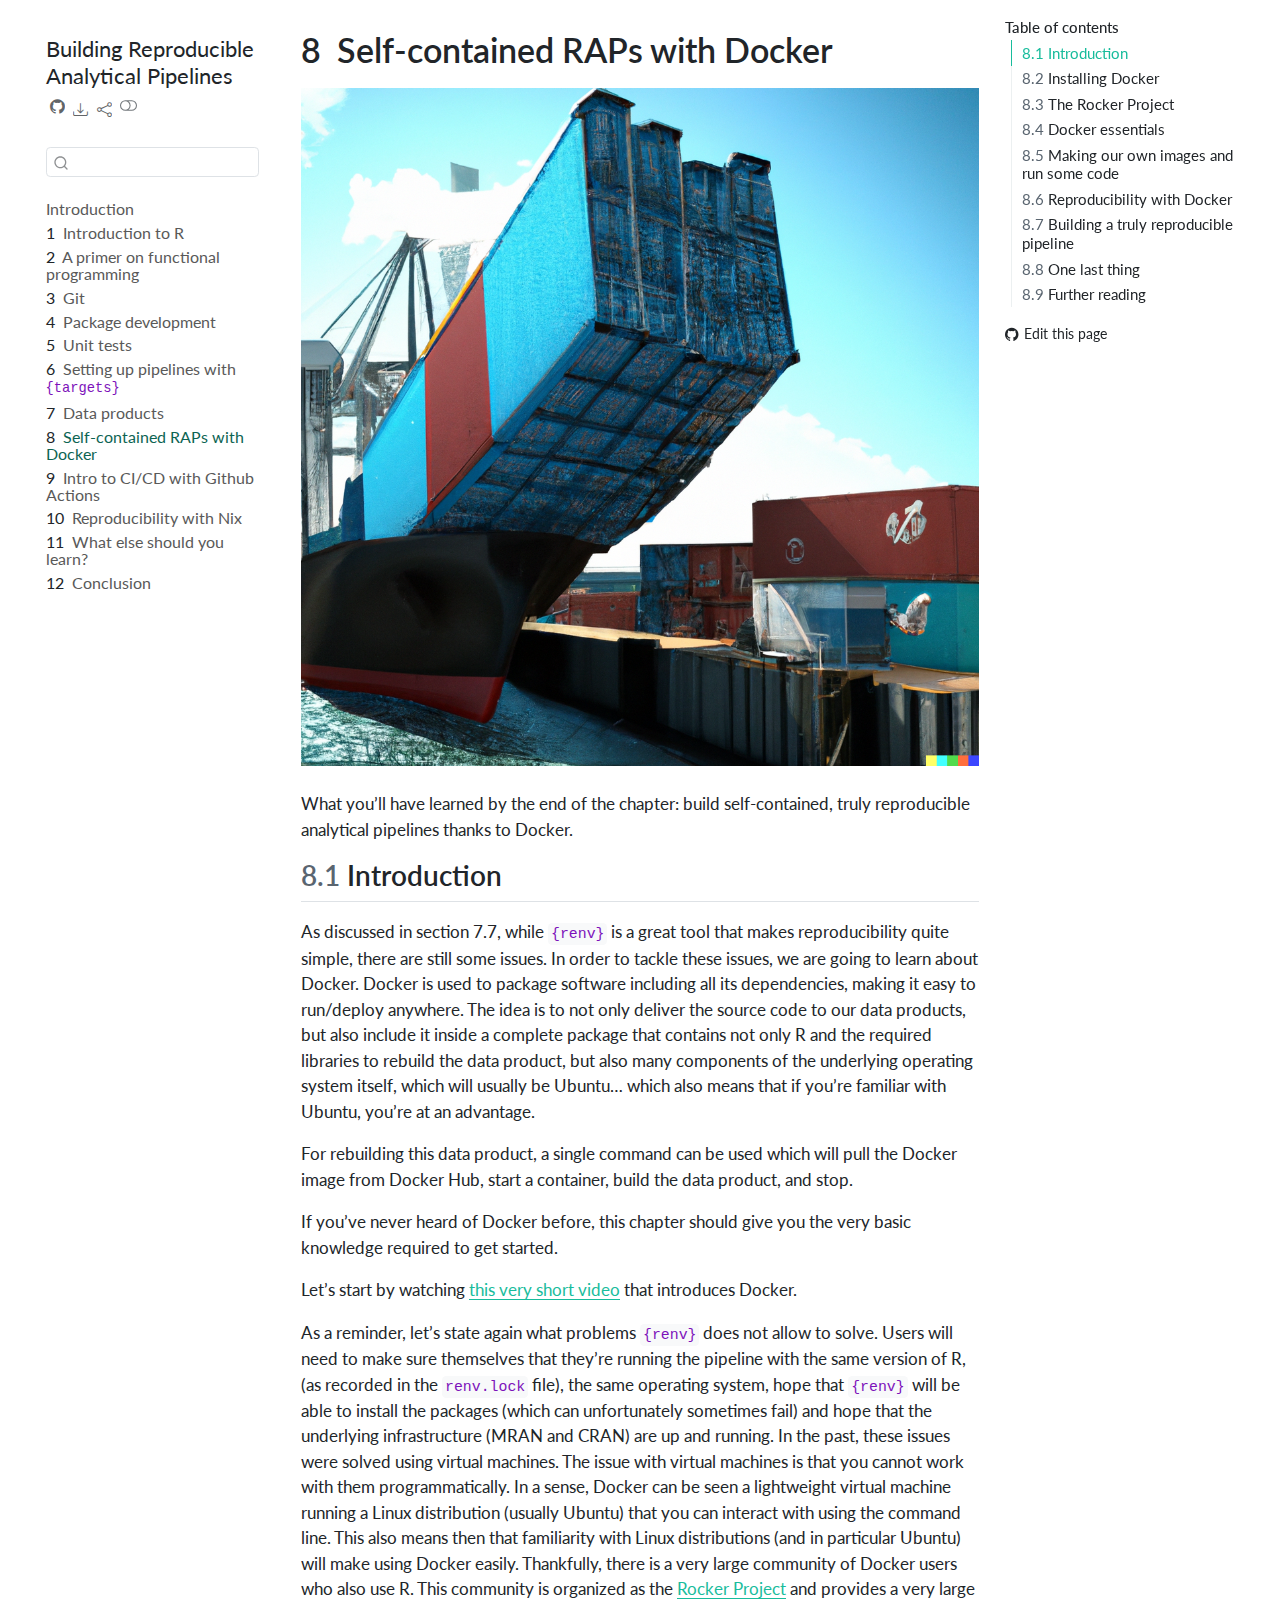
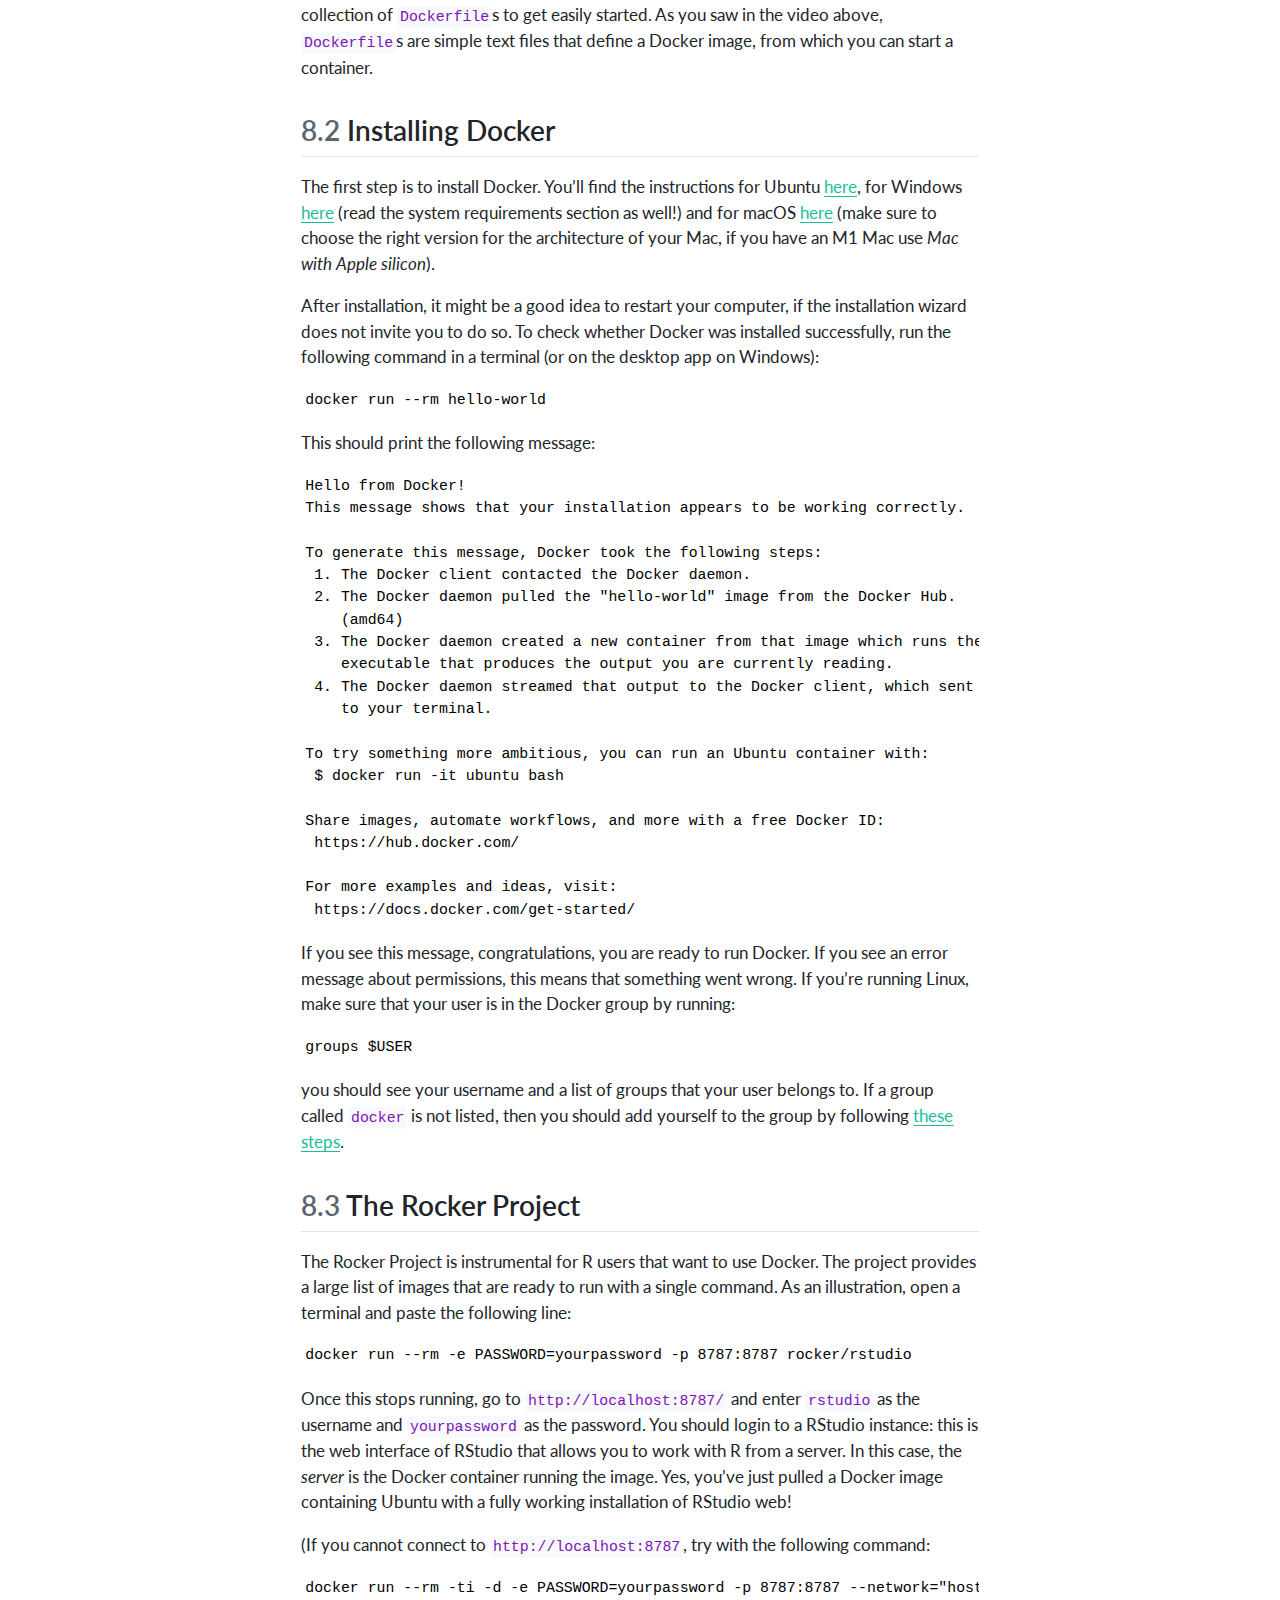
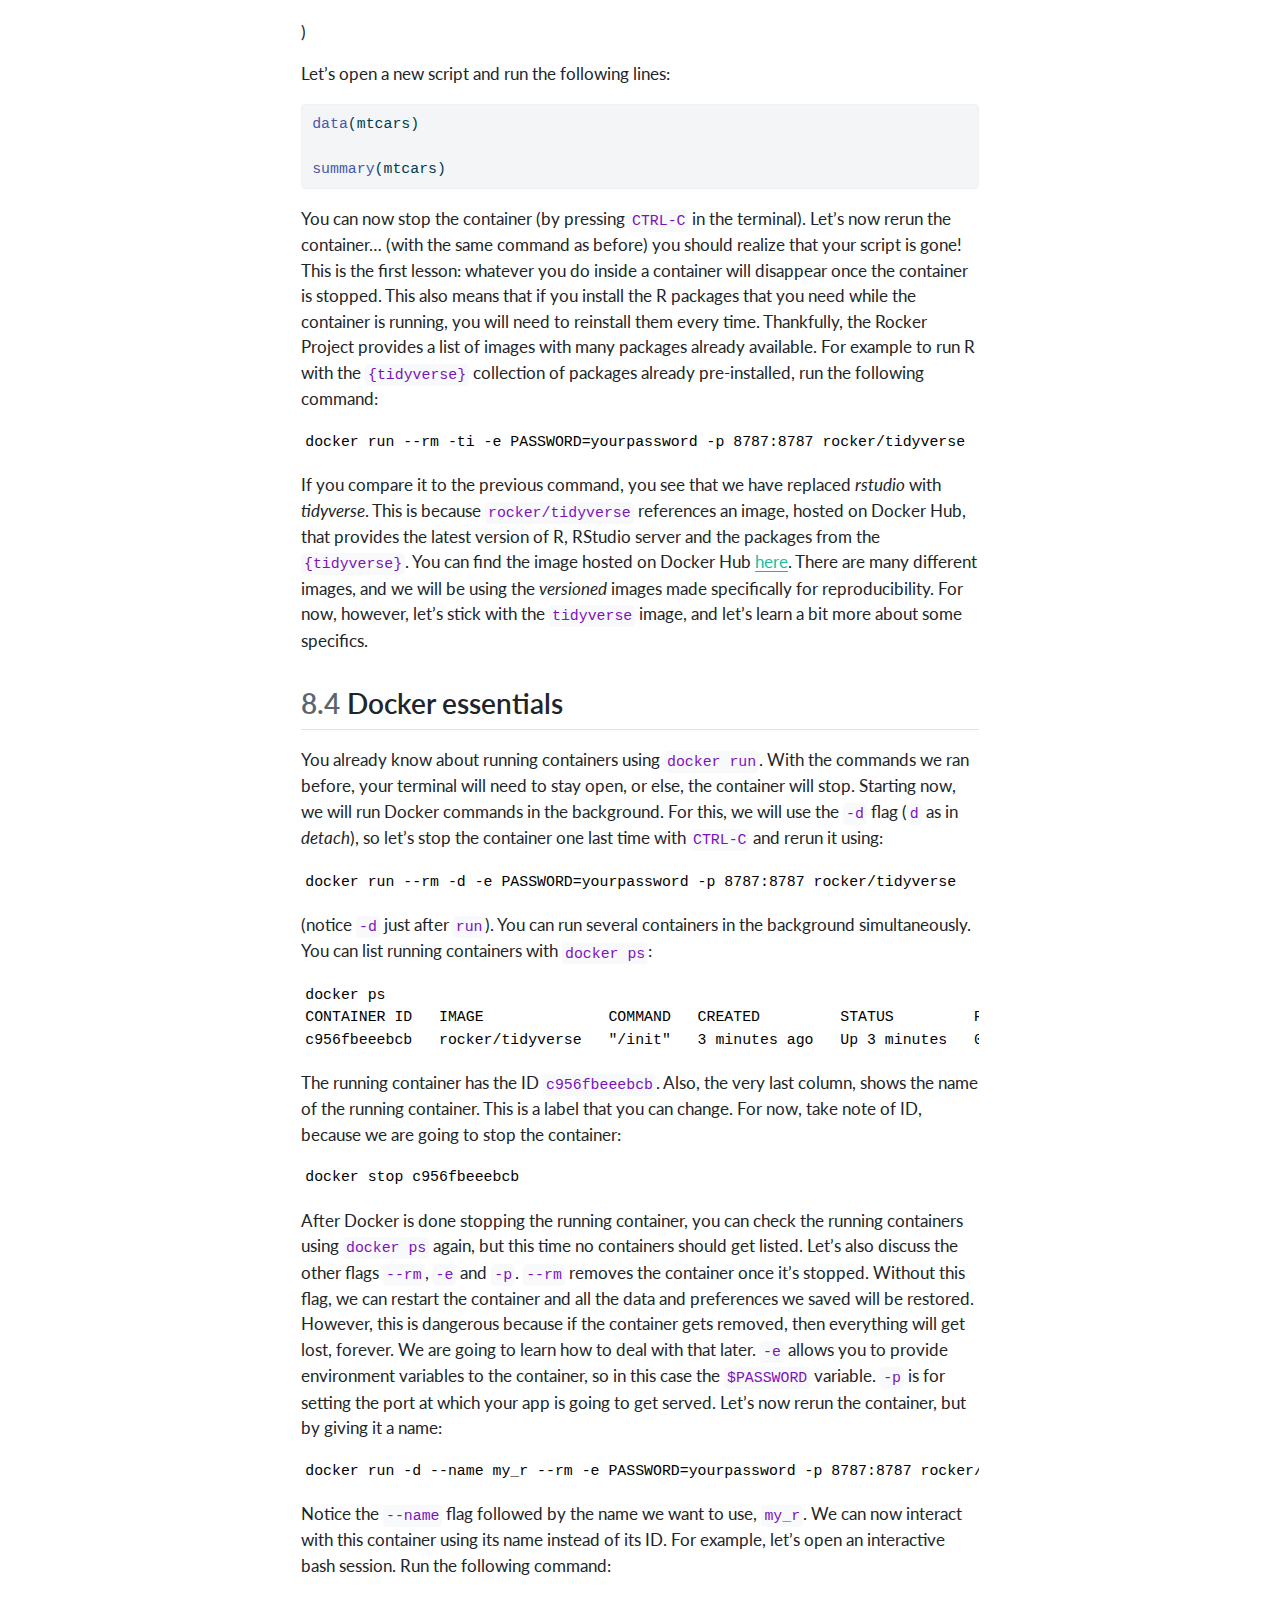
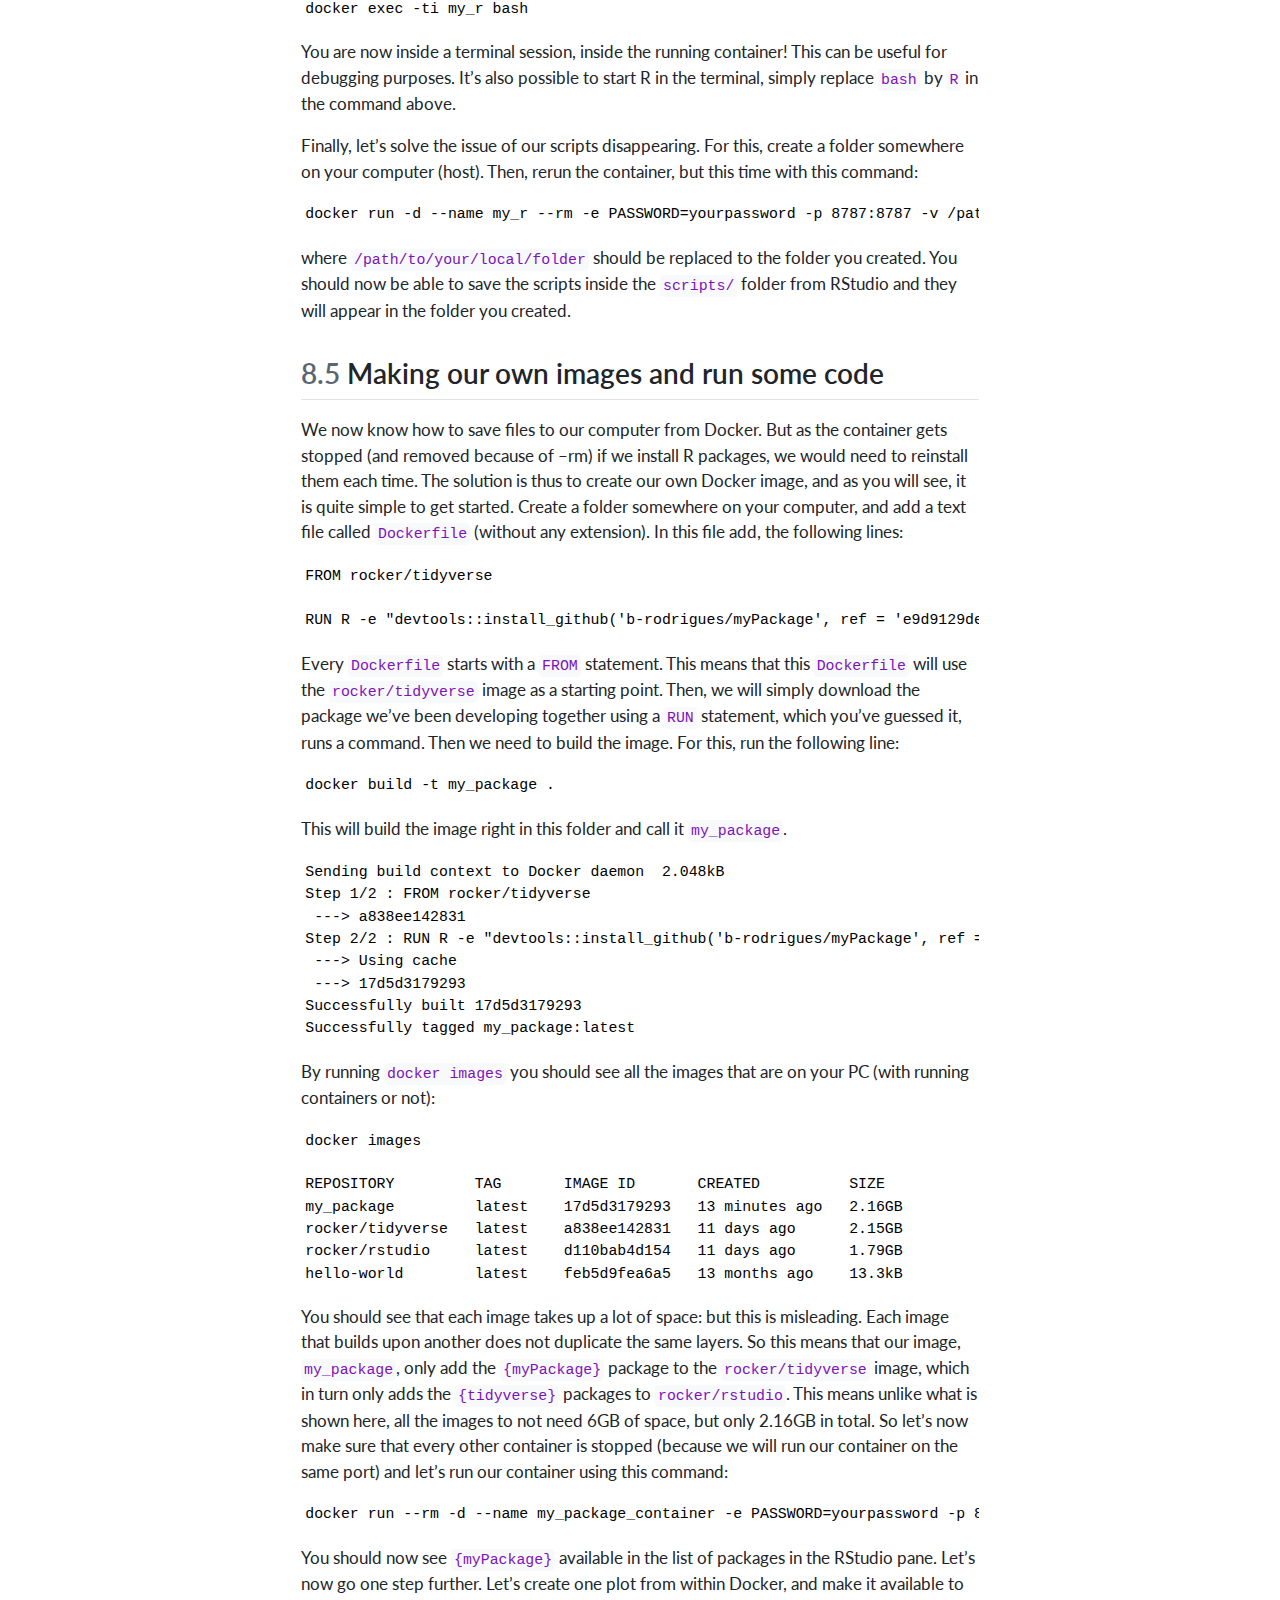
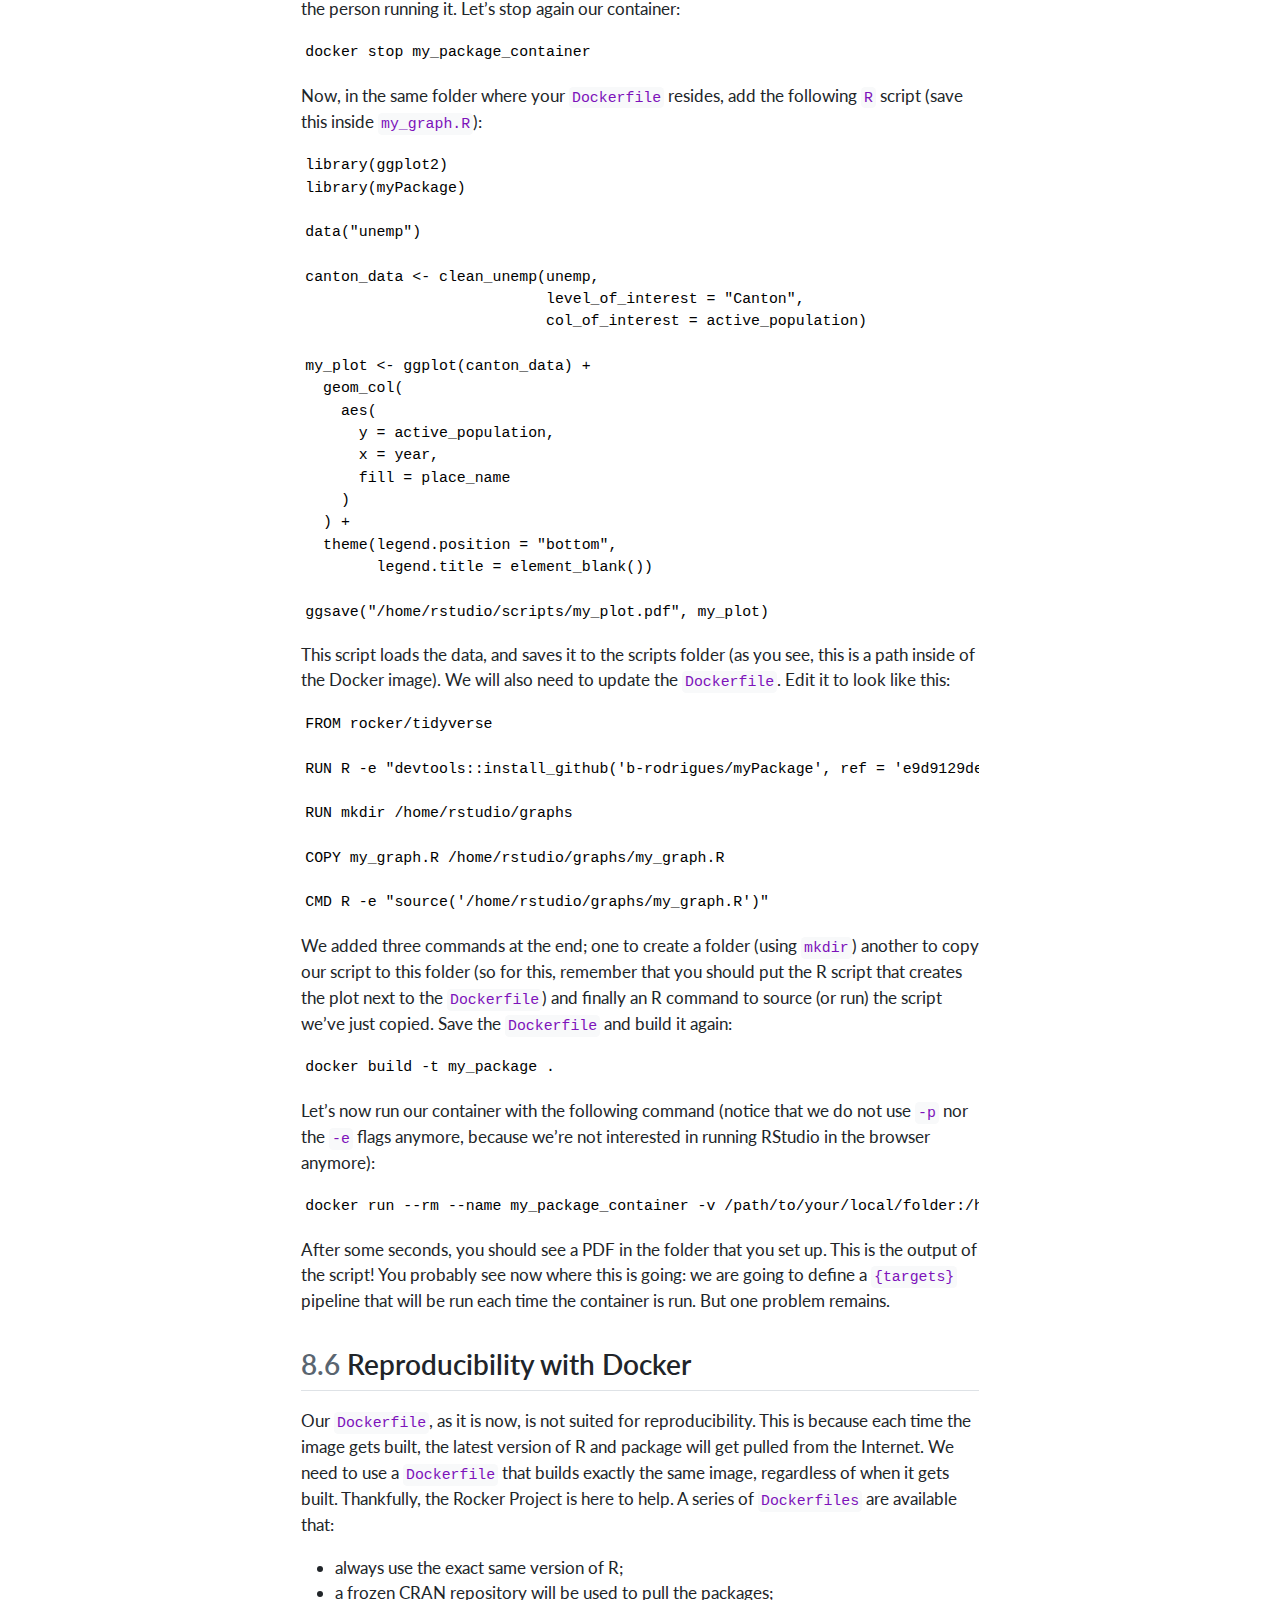
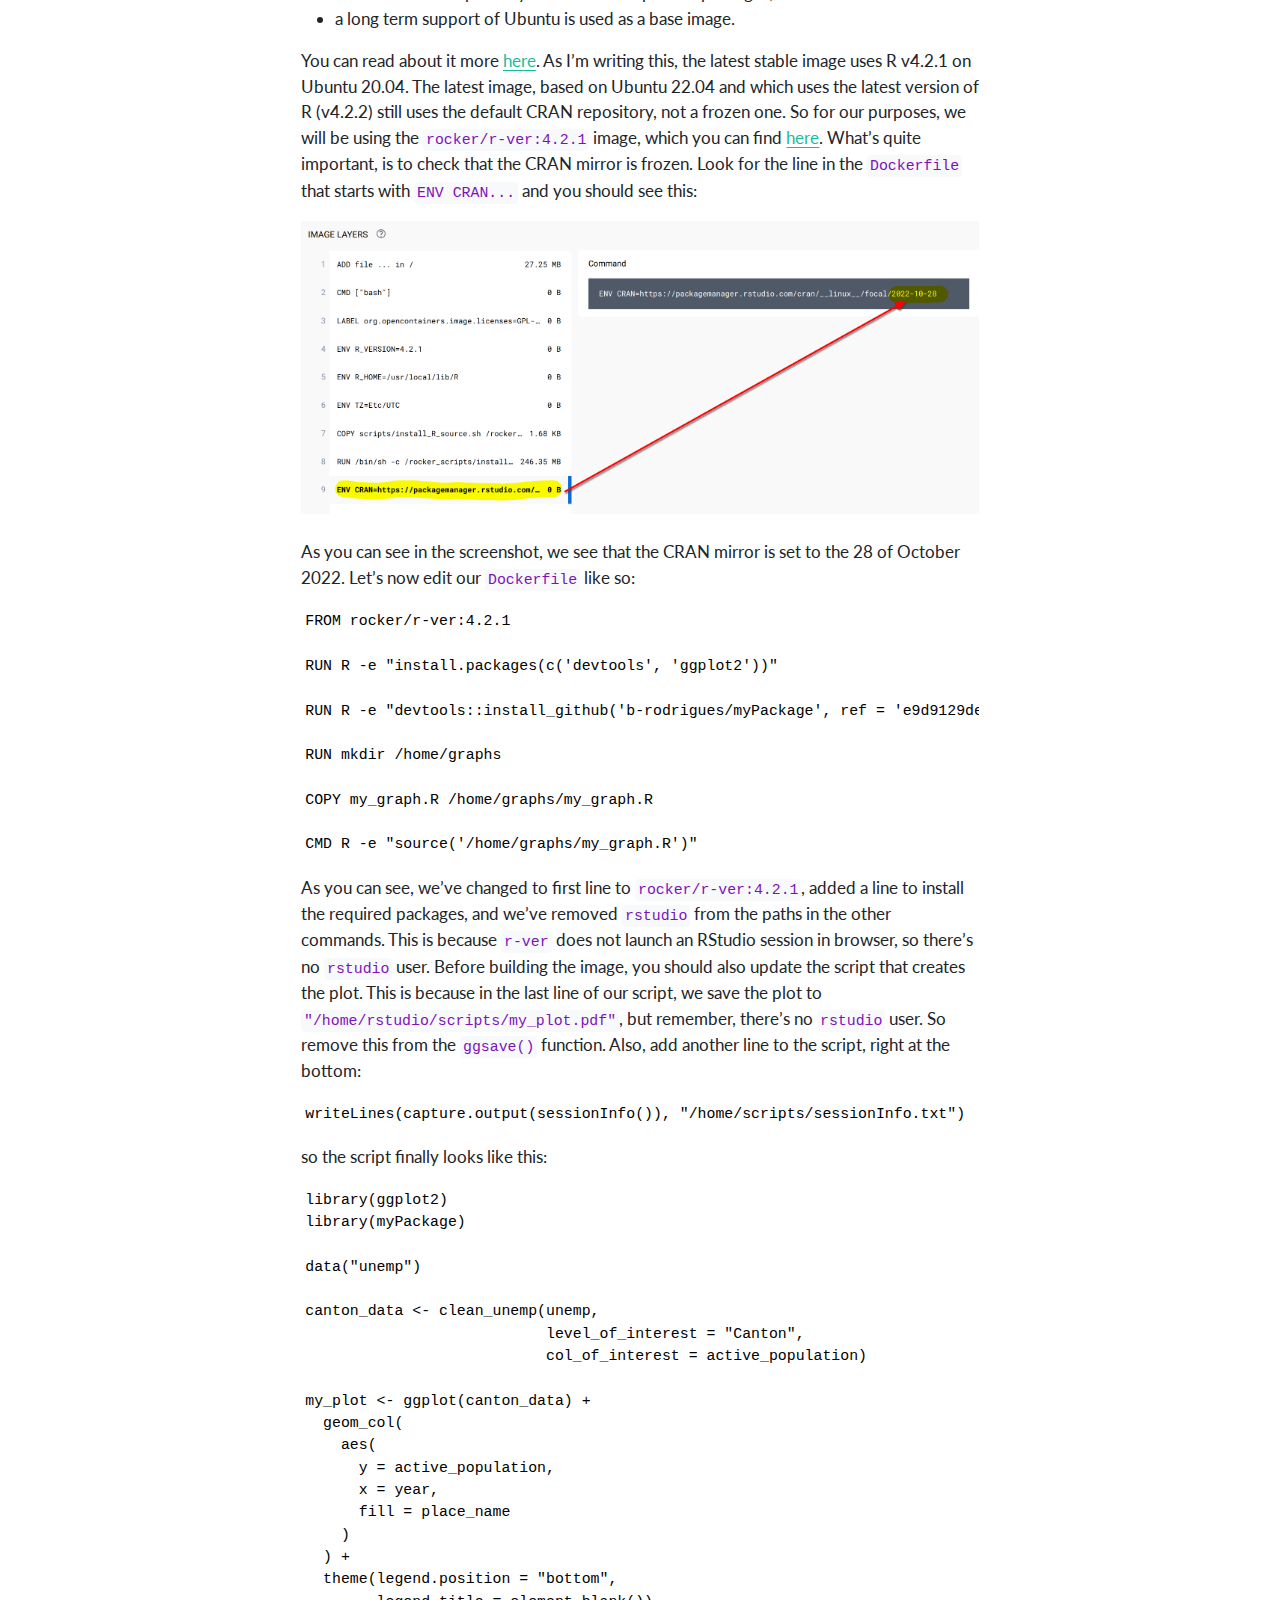
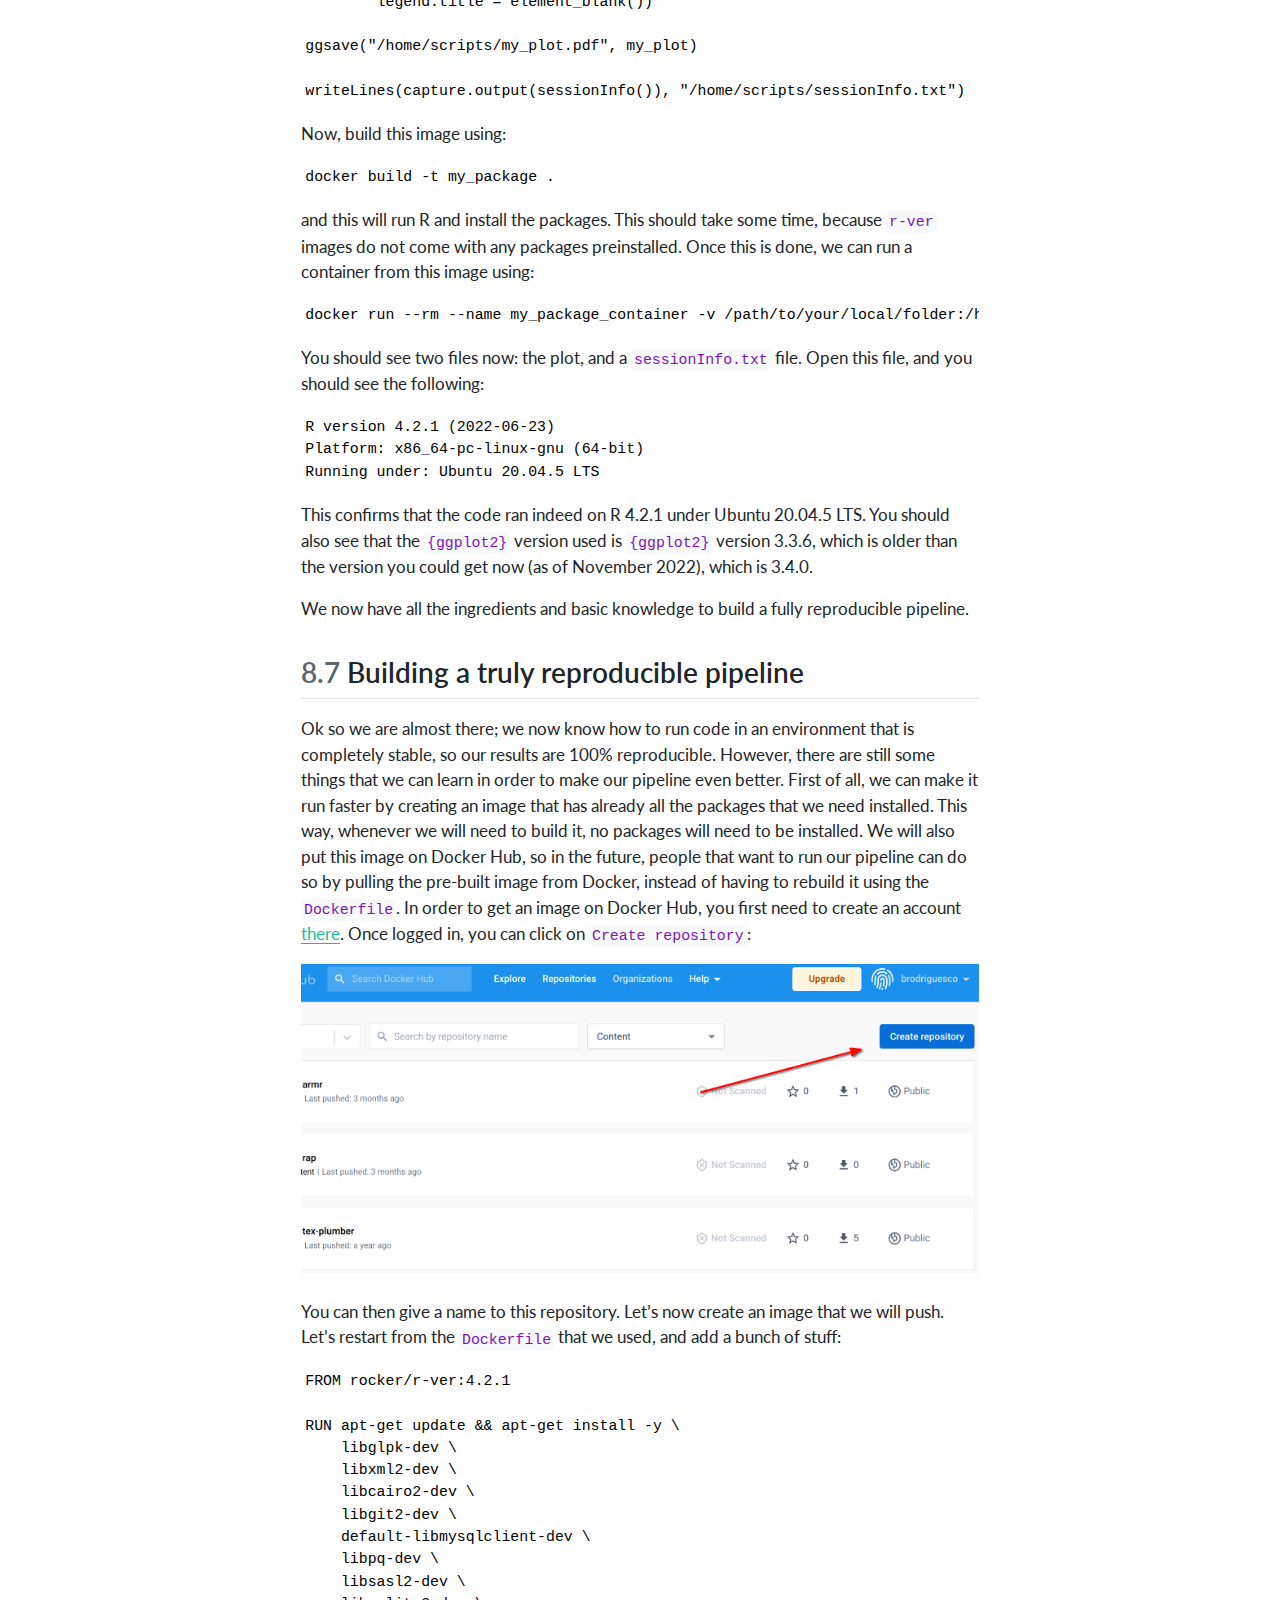
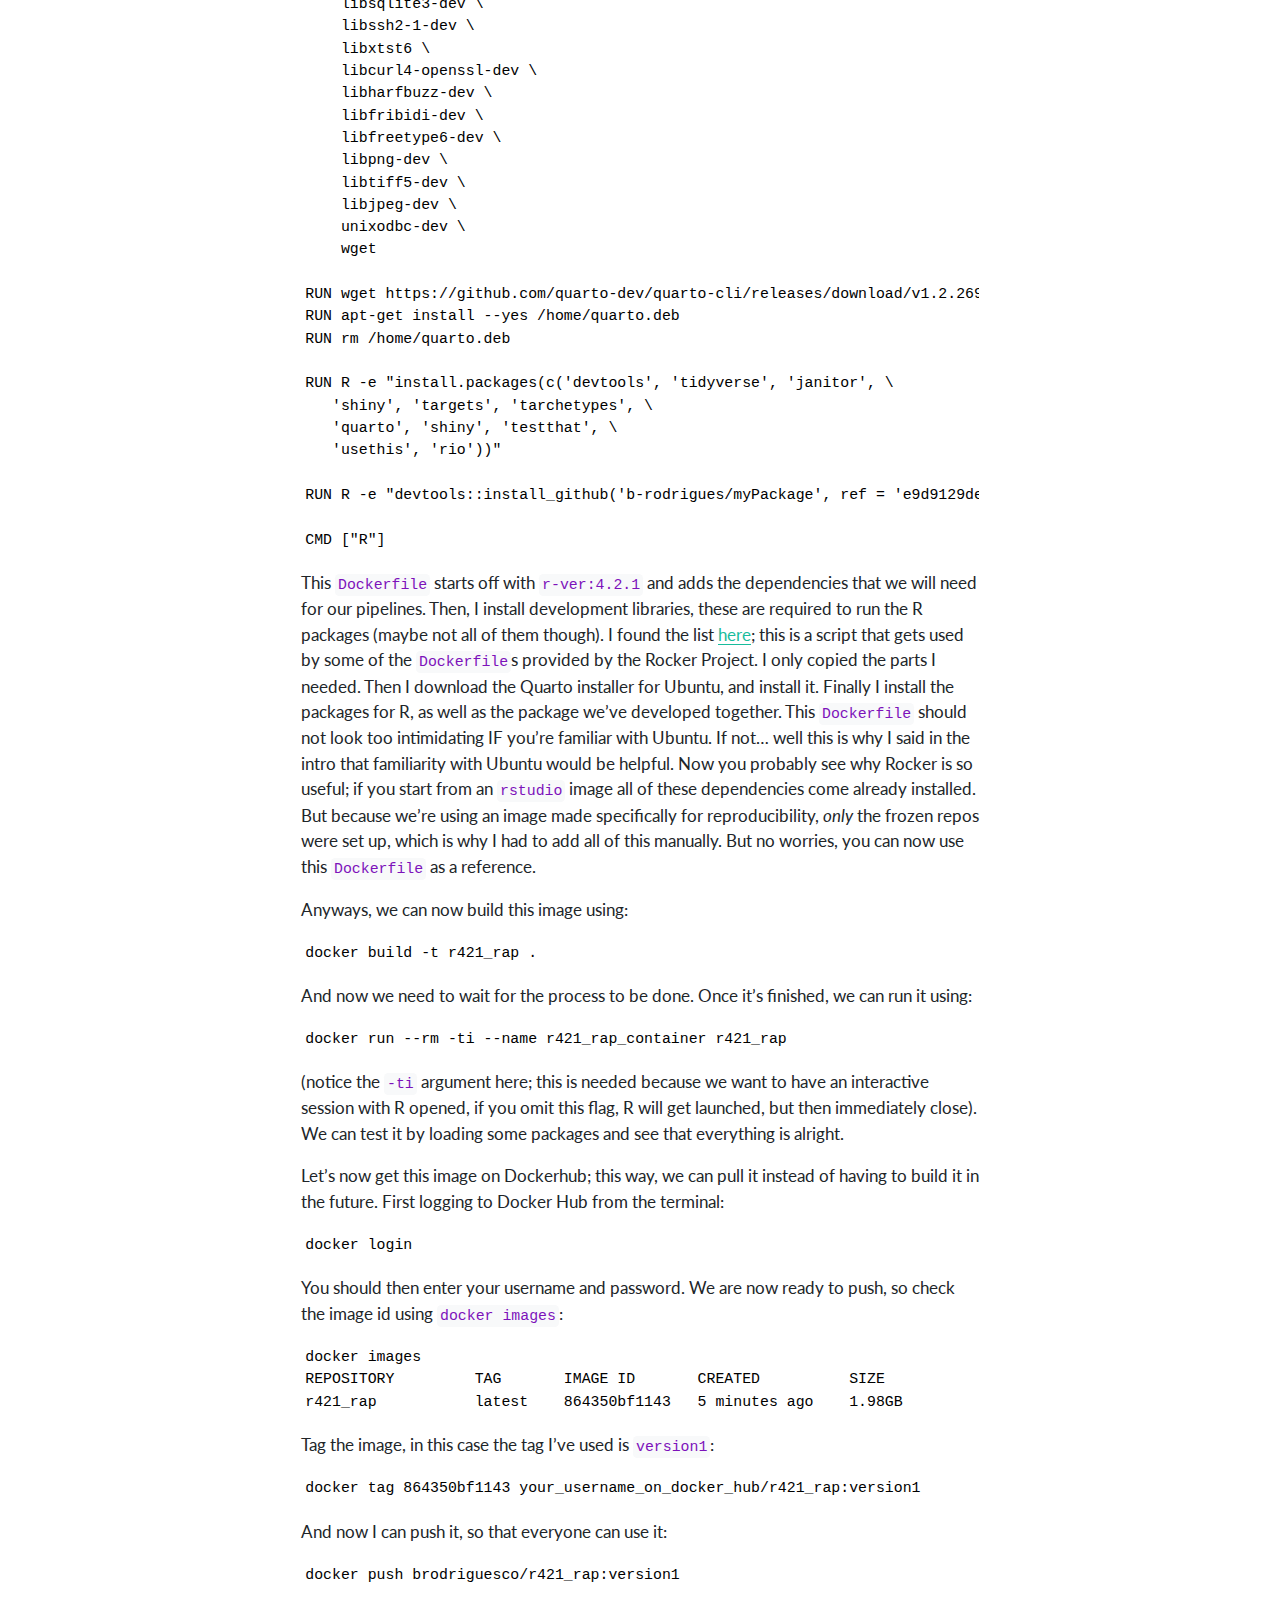
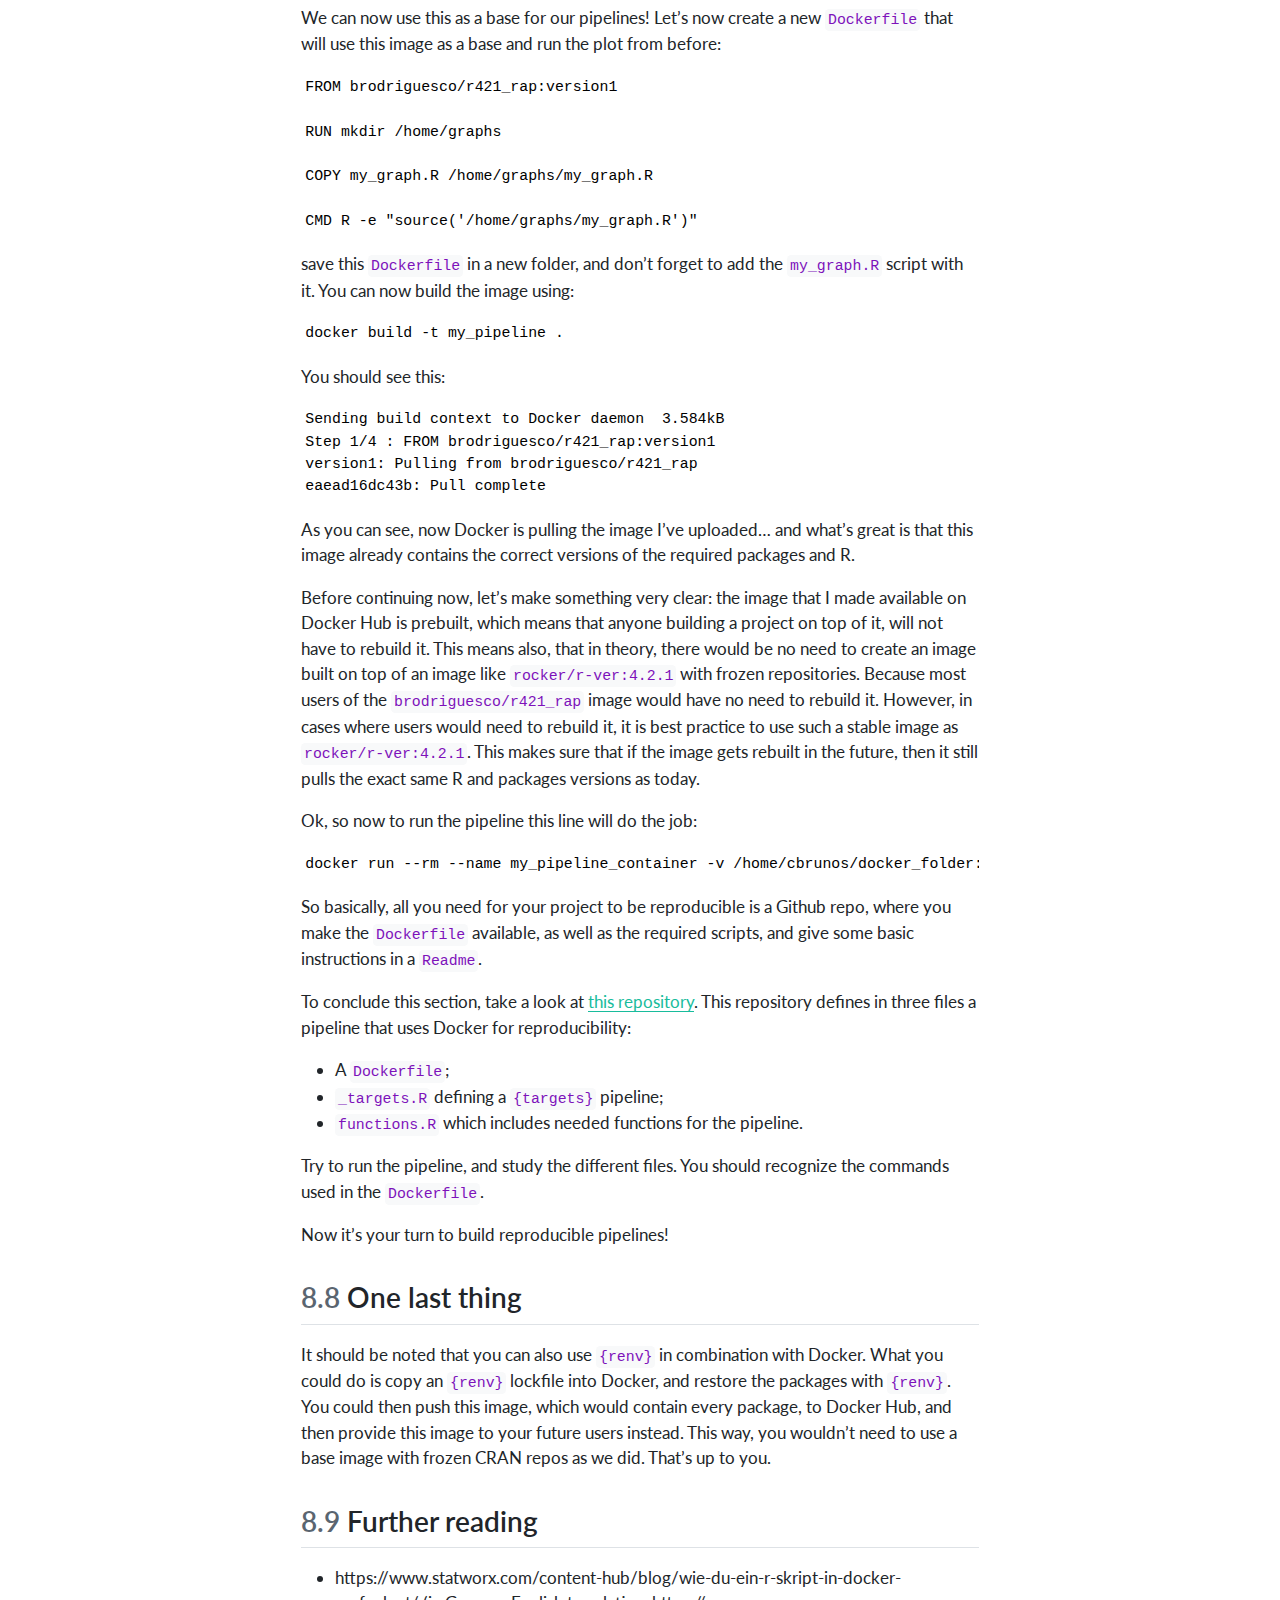
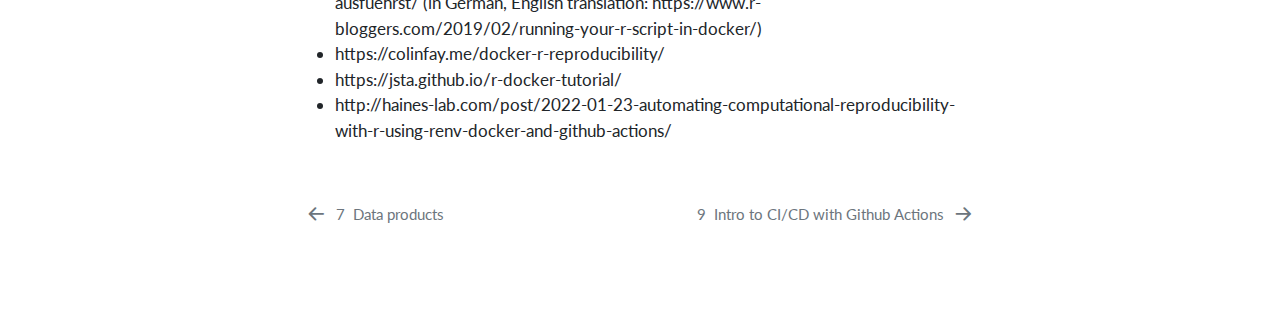
<file: 09-docker.html>
<!DOCTYPE html>
<html xmlns="http://www.w3.org/1999/xhtml" lang="en" xml:lang="en"><head>

<meta charset="utf-8">
<meta name="generator" content="quarto-1.4.554">

<meta name="viewport" content="width=device-width, initial-scale=1.0, user-scalable=yes">


<title>Building Reproducible Analytical Pipelines - 8&nbsp; Self-contained RAPs with Docker</title>
<style>
code{white-space: pre-wrap;}
span.smallcaps{font-variant: small-caps;}
div.columns{display: flex; gap: min(4vw, 1.5em);}
div.column{flex: auto; overflow-x: auto;}
div.hanging-indent{margin-left: 1.5em; text-indent: -1.5em;}
ul.task-list{list-style: none;}
ul.task-list li input[type="checkbox"] {
  width: 0.8em;
  margin: 0 0.8em 0.2em -1em; /* quarto-specific, see https://github.com/quarto-dev/quarto-cli/issues/4556 */ 
  vertical-align: middle;
}
/* CSS for syntax highlighting */
pre > code.sourceCode { white-space: pre; position: relative; }
pre > code.sourceCode > span { line-height: 1.25; }
pre > code.sourceCode > span:empty { height: 1.2em; }
.sourceCode { overflow: visible; }
code.sourceCode > span { color: inherit; text-decoration: inherit; }
div.sourceCode { margin: 1em 0; }
pre.sourceCode { margin: 0; }
@media screen {
div.sourceCode { overflow: auto; }
}
@media print {
pre > code.sourceCode { white-space: pre-wrap; }
pre > code.sourceCode > span { display: inline-block; text-indent: -5em; padding-left: 5em; }
}
pre.numberSource code
  { counter-reset: source-line 0; }
pre.numberSource code > span
  { position: relative; left: -4em; counter-increment: source-line; }
pre.numberSource code > span > a:first-child::before
  { content: counter(source-line);
    position: relative; left: -1em; text-align: right; vertical-align: baseline;
    border: none; display: inline-block;
    -webkit-touch-callout: none; -webkit-user-select: none;
    -khtml-user-select: none; -moz-user-select: none;
    -ms-user-select: none; user-select: none;
    padding: 0 4px; width: 4em;
  }
pre.numberSource { margin-left: 3em;  padding-left: 4px; }
div.sourceCode
  {   }
@media screen {
pre > code.sourceCode > span > a:first-child::before { text-decoration: underline; }
}
</style>


<script src="site_libs/quarto-nav/quarto-nav.js"></script>
<script src="site_libs/quarto-nav/headroom.min.js"></script>
<script src="site_libs/clipboard/clipboard.min.js"></script>
<script src="site_libs/quarto-search/autocomplete.umd.js"></script>
<script src="site_libs/quarto-search/fuse.min.js"></script>
<script src="site_libs/quarto-search/quarto-search.js"></script>
<meta name="quarto:offset" content="./">
<link href="./10-github_actions.html" rel="next">
<link href="./08-products.html" rel="prev">
<script src="site_libs/quarto-html/quarto.js"></script>
<script src="site_libs/quarto-html/popper.min.js"></script>
<script src="site_libs/quarto-html/tippy.umd.min.js"></script>
<script src="site_libs/quarto-html/anchor.min.js"></script>
<link href="site_libs/quarto-html/tippy.css" rel="stylesheet">
<link href="site_libs/quarto-html/quarto-syntax-highlighting.css" rel="stylesheet" class="quarto-color-scheme" id="quarto-text-highlighting-styles">
<link href="site_libs/quarto-html/quarto-syntax-highlighting-dark.css" rel="prefetch" class="quarto-color-scheme quarto-color-alternate" id="quarto-text-highlighting-styles">
<script src="site_libs/bootstrap/bootstrap.min.js"></script>
<link href="site_libs/bootstrap/bootstrap-icons.css" rel="stylesheet">
<link href="site_libs/bootstrap/bootstrap.min.css" rel="stylesheet" class="quarto-color-scheme" id="quarto-bootstrap" data-mode="light">
<link href="site_libs/bootstrap/bootstrap-dark.min.css" rel="prefetch" class="quarto-color-scheme quarto-color-alternate" id="quarto-bootstrap" data-mode="dark">
<script id="quarto-search-options" type="application/json">{
  "location": "sidebar",
  "copy-button": false,
  "collapse-after": 3,
  "panel-placement": "start",
  "type": "textbox",
  "limit": 50,
  "keyboard-shortcut": [
    "f",
    "/",
    "s"
  ],
  "show-item-context": false,
  "language": {
    "search-no-results-text": "No results",
    "search-matching-documents-text": "matching documents",
    "search-copy-link-title": "Copy link to search",
    "search-hide-matches-text": "Hide additional matches",
    "search-more-match-text": "more match in this document",
    "search-more-matches-text": "more matches in this document",
    "search-clear-button-title": "Clear",
    "search-text-placeholder": "",
    "search-detached-cancel-button-title": "Cancel",
    "search-submit-button-title": "Submit",
    "search-label": "Search"
  }
}</script>
<link rel="shortcut icon" href="img/favicon.ico">


<link rel="stylesheet" href="epub.css">
</head>

<body class="nav-sidebar floating">

<div id="quarto-search-results"></div>
  <header id="quarto-header" class="headroom fixed-top">
  <nav class="quarto-secondary-nav">
    <div class="container-fluid d-flex">
      <button type="button" class="quarto-btn-toggle btn" data-bs-toggle="collapse" data-bs-target=".quarto-sidebar-collapse-item" aria-controls="quarto-sidebar" aria-expanded="false" aria-label="Toggle sidebar navigation" onclick="if (window.quartoToggleHeadroom) { window.quartoToggleHeadroom(); }">
        <i class="bi bi-layout-text-sidebar-reverse"></i>
      </button>
        <nav class="quarto-page-breadcrumbs" aria-label="breadcrumb"><ol class="breadcrumb"><li class="breadcrumb-item"><a href="./09-docker.html"><span class="chapter-number">8</span>&nbsp; <span class="chapter-title">Self-contained RAPs with Docker</span></a></li></ol></nav>
        <a class="flex-grow-1" role="button" data-bs-toggle="collapse" data-bs-target=".quarto-sidebar-collapse-item" aria-controls="quarto-sidebar" aria-expanded="false" aria-label="Toggle sidebar navigation" onclick="if (window.quartoToggleHeadroom) { window.quartoToggleHeadroom(); }">      
        </a>
      <button type="button" class="btn quarto-search-button" aria-label="" onclick="window.quartoOpenSearch();">
        <i class="bi bi-search"></i>
      </button>
    </div>
  </nav>
</header>
<!-- content -->
<div id="quarto-content" class="quarto-container page-columns page-rows-contents page-layout-article">
<!-- sidebar -->
  <nav id="quarto-sidebar" class="sidebar collapse collapse-horizontal quarto-sidebar-collapse-item sidebar-navigation floating overflow-auto">
    <div class="pt-lg-2 mt-2 text-left sidebar-header">
    <div class="sidebar-title mb-0 py-0">
      <a href="./">Building Reproducible Analytical Pipelines</a> 
        <div class="sidebar-tools-main tools-wide">
    <a href="https://github.com/b-rodrigues/rap4mads_2023" title="Source Code" class="quarto-navigation-tool px-1" aria-label="Source Code"><i class="bi bi-github"></i></a>
    <div class="dropdown">
      <a href="" title="Download" id="quarto-navigation-tool-dropdown-0" class="quarto-navigation-tool dropdown-toggle px-1" data-bs-toggle="dropdown" aria-expanded="false" aria-label="Download"><i class="bi bi-download"></i></a>
      <ul class="dropdown-menu" aria-labelledby="quarto-navigation-tool-dropdown-0">
          <li>
            <a class="dropdown-item sidebar-tools-main-item" href="./Building-Reproducible-Analytical-Pipelines.pdf">
              <i class="bi bi-bi-file-pdf pe-1"></i>
            Download PDF
            </a>
          </li>
          <li>
            <a class="dropdown-item sidebar-tools-main-item" href="./Building-Reproducible-Analytical-Pipelines.epub">
              <i class="bi bi-bi-journal pe-1"></i>
            Download ePub
            </a>
          </li>
      </ul>
    </div>
    <div class="dropdown">
      <a href="" title="Share" id="quarto-navigation-tool-dropdown-1" class="quarto-navigation-tool dropdown-toggle px-1" data-bs-toggle="dropdown" aria-expanded="false" aria-label="Share"><i class="bi bi-share"></i></a>
      <ul class="dropdown-menu" aria-labelledby="quarto-navigation-tool-dropdown-1">
          <li>
            <a class="dropdown-item sidebar-tools-main-item" href="https://twitter.com/intent/tweet?url=|url|">
              <i class="bi bi-bi-twitter pe-1"></i>
            Twitter
            </a>
          </li>
          <li>
            <a class="dropdown-item sidebar-tools-main-item" href="https://www.facebook.com/sharer/sharer.php?u=|url|">
              <i class="bi bi-bi-facebook pe-1"></i>
            Facebook
            </a>
          </li>
      </ul>
    </div>
  <a href="" class="quarto-color-scheme-toggle quarto-navigation-tool  px-1" onclick="window.quartoToggleColorScheme(); return false;" title="Toggle dark mode"><i class="bi"></i></a>
</div>
    </div>
      </div>
        <div class="mt-2 flex-shrink-0 align-items-center">
        <div class="sidebar-search">
        <div id="quarto-search" class="" title="Search"></div>
        </div>
        </div>
    <div class="sidebar-menu-container"> 
    <ul class="list-unstyled mt-1">
        <li class="sidebar-item">
  <div class="sidebar-item-container"> 
  <a href="./index.html" class="sidebar-item-text sidebar-link">
 <span class="menu-text">Introduction</span></a>
  </div>
</li>
        <li class="sidebar-item">
  <div class="sidebar-item-container"> 
  <a href="./02-intro_R.html" class="sidebar-item-text sidebar-link">
 <span class="menu-text"><span class="chapter-number">1</span>&nbsp; <span class="chapter-title">Introduction to R</span></span></a>
  </div>
</li>
        <li class="sidebar-item">
  <div class="sidebar-item-container"> 
  <a href="./03-functional-programming.html" class="sidebar-item-text sidebar-link">
 <span class="menu-text"><span class="chapter-number">2</span>&nbsp; <span class="chapter-title">A primer on functional programming</span></span></a>
  </div>
</li>
        <li class="sidebar-item">
  <div class="sidebar-item-container"> 
  <a href="./04-git.html" class="sidebar-item-text sidebar-link">
 <span class="menu-text"><span class="chapter-number">3</span>&nbsp; <span class="chapter-title">Git</span></span></a>
  </div>
</li>
        <li class="sidebar-item">
  <div class="sidebar-item-container"> 
  <a href="./05-package-dev.html" class="sidebar-item-text sidebar-link">
 <span class="menu-text"><span class="chapter-number">4</span>&nbsp; <span class="chapter-title">Package development</span></span></a>
  </div>
</li>
        <li class="sidebar-item">
  <div class="sidebar-item-container"> 
  <a href="./06-unit-tests.html" class="sidebar-item-text sidebar-link">
 <span class="menu-text"><span class="chapter-number">5</span>&nbsp; <span class="chapter-title">Unit tests</span></span></a>
  </div>
</li>
        <li class="sidebar-item">
  <div class="sidebar-item-container"> 
  <a href="./07-targets.html" class="sidebar-item-text sidebar-link">
 <span class="menu-text"><span class="chapter-number">6</span>&nbsp; <span class="chapter-title">Setting up pipelines with <code>{targets}</code></span></span></a>
  </div>
</li>
        <li class="sidebar-item">
  <div class="sidebar-item-container"> 
  <a href="./08-products.html" class="sidebar-item-text sidebar-link">
 <span class="menu-text"><span class="chapter-number">7</span>&nbsp; <span class="chapter-title">Data products</span></span></a>
  </div>
</li>
        <li class="sidebar-item">
  <div class="sidebar-item-container"> 
  <a href="./09-docker.html" class="sidebar-item-text sidebar-link active">
 <span class="menu-text"><span class="chapter-number">8</span>&nbsp; <span class="chapter-title">Self-contained RAPs with Docker</span></span></a>
  </div>
</li>
        <li class="sidebar-item">
  <div class="sidebar-item-container"> 
  <a href="./10-github_actions.html" class="sidebar-item-text sidebar-link">
 <span class="menu-text"><span class="chapter-number">9</span>&nbsp; <span class="chapter-title">Intro to CI/CD with Github Actions</span></span></a>
  </div>
</li>
        <li class="sidebar-item">
  <div class="sidebar-item-container"> 
  <a href="./11-nix.html" class="sidebar-item-text sidebar-link">
 <span class="menu-text"><span class="chapter-number">10</span>&nbsp; <span class="chapter-title">Reproducibility with Nix</span></span></a>
  </div>
</li>
        <li class="sidebar-item">
  <div class="sidebar-item-container"> 
  <a href="./12-what-else.html" class="sidebar-item-text sidebar-link">
 <span class="menu-text"><span class="chapter-number">11</span>&nbsp; <span class="chapter-title">What else should you learn?</span></span></a>
  </div>
</li>
        <li class="sidebar-item">
  <div class="sidebar-item-container"> 
  <a href="./13-conclusion.html" class="sidebar-item-text sidebar-link">
 <span class="menu-text"><span class="chapter-number">12</span>&nbsp; <span class="chapter-title">Conclusion</span></span></a>
  </div>
</li>
    </ul>
    </div>
</nav>
<div id="quarto-sidebar-glass" class="quarto-sidebar-collapse-item" data-bs-toggle="collapse" data-bs-target=".quarto-sidebar-collapse-item"></div>
<!-- margin-sidebar -->
    <div id="quarto-margin-sidebar" class="sidebar margin-sidebar">
        <nav id="TOC" role="doc-toc" class="toc-active">
    <h2 id="toc-title">Table of contents</h2>
   
  <ul>
  <li><a href="#introduction" id="toc-introduction" class="nav-link active" data-scroll-target="#introduction"><span class="header-section-number">8.1</span> Introduction</a></li>
  <li><a href="#installing-docker" id="toc-installing-docker" class="nav-link" data-scroll-target="#installing-docker"><span class="header-section-number">8.2</span> Installing Docker</a></li>
  <li><a href="#the-rocker-project" id="toc-the-rocker-project" class="nav-link" data-scroll-target="#the-rocker-project"><span class="header-section-number">8.3</span> The Rocker Project</a></li>
  <li><a href="#docker-essentials" id="toc-docker-essentials" class="nav-link" data-scroll-target="#docker-essentials"><span class="header-section-number">8.4</span> Docker essentials</a></li>
  <li><a href="#making-our-own-images-and-run-some-code" id="toc-making-our-own-images-and-run-some-code" class="nav-link" data-scroll-target="#making-our-own-images-and-run-some-code"><span class="header-section-number">8.5</span> Making our own images and run some code</a></li>
  <li><a href="#reproducibility-with-docker" id="toc-reproducibility-with-docker" class="nav-link" data-scroll-target="#reproducibility-with-docker"><span class="header-section-number">8.6</span> Reproducibility with Docker</a></li>
  <li><a href="#building-a-truly-reproducible-pipeline" id="toc-building-a-truly-reproducible-pipeline" class="nav-link" data-scroll-target="#building-a-truly-reproducible-pipeline"><span class="header-section-number">8.7</span> Building a truly reproducible pipeline</a></li>
  <li><a href="#one-last-thing" id="toc-one-last-thing" class="nav-link" data-scroll-target="#one-last-thing"><span class="header-section-number">8.8</span> One last thing</a></li>
  <li><a href="#further-reading" id="toc-further-reading" class="nav-link" data-scroll-target="#further-reading"><span class="header-section-number">8.9</span> Further reading</a></li>
  </ul>
<div class="toc-actions"><ul><li><a href="https://github.com/b-rodrigues/rap4mads_2023/edit/main/09-docker.qmd" class="toc-action"><i class="bi bi-github"></i>Edit this page</a></li></ul></div></nav>
    </div>
<!-- main -->
<main class="content" id="quarto-document-content">

<header id="title-block-header" class="quarto-title-block default">
<div class="quarto-title">
<h1 class="title"><span class="chapter-number">8</span>&nbsp; <span class="chapter-title">Self-contained RAPs with Docker</span></h1>
</div>



<div class="quarto-title-meta">

    
  
    
  </div>
  


</header>


<div style="text-align:center;">
<div class="cell">
<div class="cell-output-display">
<div>
<figure class="figure">
<p><img src="img/container.png" class="img-fluid figure-img"></p>
</figure>
</div>
</div>
</div>
</div>
<p>What you’ll have learned by the end of the chapter: build self-contained, truly reproducible analytical pipelines thanks to Docker.</p>
<section id="introduction" class="level2" data-number="8.1">
<h2 data-number="8.1" class="anchored" data-anchor-id="introduction"><span class="header-section-number">8.1</span> Introduction</h2>
<p>As discussed in section 7.7, while <code>{renv}</code> is a great tool that makes reproducibility quite simple, there are still some issues. In order to tackle these issues, we are going to learn about Docker. Docker is used to package software including all its dependencies, making it easy to run/deploy anywhere. The idea is to not only deliver the source code to our data products, but also include it inside a complete package that contains not only R and the required libraries to rebuild the data product, but also many components of the underlying operating system itself, which will usually be Ubuntu… which also means that if you’re familiar with Ubuntu, you’re at an advantage.</p>
<p>For rebuilding this data product, a single command can be used which will pull the Docker image from Docker Hub, start a container, build the data product, and stop.</p>
<p>If you’ve never heard of Docker before, this chapter should give you the very basic knowledge required to get started.</p>
<p>Let’s start by watching <a href="https://www.youtube.com/watch?v=-X3AeROGmOw">this very short video</a> that introduces Docker.</p>
<p>As a reminder, let’s state again what problems <code>{renv}</code> does not allow to solve. Users will need to make sure themselves that they’re running the pipeline with the same version of R, (as recorded in the <code>renv.lock</code> file), the same operating system, hope that <code>{renv}</code> will be able to install the packages (which can unfortunately sometimes fail) and hope that the underlying infrastructure (MRAN and CRAN) are up and running. In the past, these issues were solved using virtual machines. The issue with virtual machines is that you cannot work with them programmatically. In a sense, Docker can be seen a lightweight virtual machine running a Linux distribution (usually Ubuntu) that you can interact with using the command line. This also means then that familiarity with Linux distributions (and in particular Ubuntu) will make using Docker easily. Thankfully, there is a very large community of Docker users who also use R. This community is organized as the <a href="https://rocker-project.org/">Rocker Project</a> and provides a very large collection of <code>Dockerfile</code>s to get easily started. As you saw in the video above, <code>Dockerfile</code>s are simple text files that define a Docker image, from which you can start a container.</p>
</section>
<section id="installing-docker" class="level2" data-number="8.2">
<h2 data-number="8.2" class="anchored" data-anchor-id="installing-docker"><span class="header-section-number">8.2</span> Installing Docker</h2>
<p>The first step is to install Docker. You’ll find the instructions for Ubuntu <a href="https://docs.docker.com/engine/install/ubuntu/#install-using-the-repository">here</a>, for Windows <a href="https://docs.docker.com/desktop/install/windows-install/">here</a> (read the system requirements section as well!) and for macOS <a href="https://docs.docker.com/desktop/install/mac-install/">here</a> (make sure to choose the right version for the architecture of your Mac, if you have an M1 Mac use <em>Mac with Apple silicon</em>).</p>
<p>After installation, it might be a good idea to restart your computer, if the installation wizard does not invite you to do so. To check whether Docker was installed successfully, run the following command in a terminal (or on the desktop app on Windows):</p>
<pre><code>docker run --rm hello-world</code></pre>
<p>This should print the following message:</p>
<pre><code>Hello from Docker!
This message shows that your installation appears to be working correctly.

To generate this message, Docker took the following steps:
 1. The Docker client contacted the Docker daemon.
 2. The Docker daemon pulled the "hello-world" image from the Docker Hub.
    (amd64)
 3. The Docker daemon created a new container from that image which runs the
    executable that produces the output you are currently reading.
 4. The Docker daemon streamed that output to the Docker client, which sent it
    to your terminal.

To try something more ambitious, you can run an Ubuntu container with:
 $ docker run -it ubuntu bash

Share images, automate workflows, and more with a free Docker ID:
 https://hub.docker.com/

For more examples and ideas, visit:
 https://docs.docker.com/get-started/
</code></pre>
<p>If you see this message, congratulations, you are ready to run Docker. If you see an error message about permissions, this means that something went wrong. If you’re running Linux, make sure that your user is in the Docker group by running:</p>
<pre><code>groups $USER</code></pre>
<p>you should see your username and a list of groups that your user belongs to. If a group called <code>docker</code> is not listed, then you should add yourself to the group by following <a href="https://docs.docker.com/engine/install/linux-postinstall/">these steps</a>.</p>
</section>
<section id="the-rocker-project" class="level2" data-number="8.3">
<h2 data-number="8.3" class="anchored" data-anchor-id="the-rocker-project"><span class="header-section-number">8.3</span> The Rocker Project</h2>
<p>The Rocker Project is instrumental for R users that want to use Docker. The project provides a large list of images that are ready to run with a single command. As an illustration, open a terminal and paste the following line:</p>
<pre><code>docker run --rm -e PASSWORD=yourpassword -p 8787:8787 rocker/rstudio</code></pre>
<p>Once this stops running, go to <code>http://localhost:8787/</code> and enter <code>rstudio</code> as the username and <code>yourpassword</code> as the password. You should login to a RStudio instance: this is the web interface of RStudio that allows you to work with R from a server. In this case, the <em>server</em> is the Docker container running the image. Yes, you’ve just pulled a Docker image containing Ubuntu with a fully working installation of RStudio web!</p>
<p>(If you cannot connect to <code>http://localhost:8787</code>, try with the following command:</p>
<pre><code>docker run --rm -ti -d -e PASSWORD=yourpassword -p 8787:8787 --network="host" rocker/rstudio</code></pre>
<p>)</p>
<p>Let’s open a new script and run the following lines:</p>
<div class="cell">
<div class="sourceCode cell-code" id="cb6"><pre class="sourceCode r code-with-copy"><code class="sourceCode r"><span id="cb6-1"><a href="#cb6-1" aria-hidden="true" tabindex="-1"></a><span class="fu">data</span>(mtcars)</span>
<span id="cb6-2"><a href="#cb6-2" aria-hidden="true" tabindex="-1"></a></span>
<span id="cb6-3"><a href="#cb6-3" aria-hidden="true" tabindex="-1"></a><span class="fu">summary</span>(mtcars)</span></code><button title="Copy to Clipboard" class="code-copy-button"><i class="bi"></i></button></pre></div>
</div>
<p>You can now stop the container (by pressing <code>CTRL-C</code> in the terminal). Let’s now rerun the container… (with the same command as before) you should realize that your script is gone! This is the first lesson: whatever you do inside a container will disappear once the container is stopped. This also means that if you install the R packages that you need while the container is running, you will need to reinstall them every time. Thankfully, the Rocker Project provides a list of images with many packages already available. For example to run R with the <code>{tidyverse}</code> collection of packages already pre-installed, run the following command:</p>
<pre><code>docker run --rm -ti -e PASSWORD=yourpassword -p 8787:8787 rocker/tidyverse</code></pre>
<p>If you compare it to the previous command, you see that we have replaced <em>rstudio</em> with <em>tidyverse</em>. This is because <code>rocker/tidyverse</code> references an image, hosted on Docker Hub, that provides the latest version of R, RStudio server and the packages from the <code>{tidyverse}</code>. You can find the image hosted on Docker Hub <a href="https://hub.docker.com/r/rocker/tidyverse">here</a>. There are many different images, and we will be using the <em>versioned</em> images made specifically for reproducibility. For now, however, let’s stick with the <code>tidyverse</code> image, and let’s learn a bit more about some specifics.</p>
</section>
<section id="docker-essentials" class="level2" data-number="8.4">
<h2 data-number="8.4" class="anchored" data-anchor-id="docker-essentials"><span class="header-section-number">8.4</span> Docker essentials</h2>
<p>You already know about running containers using <code>docker run</code>. With the commands we ran before, your terminal will need to stay open, or else, the container will stop. Starting now, we will run Docker commands in the background. For this, we will use the <code>-d</code> flag (<code>d</code> as in <em>detach</em>), so let’s stop the container one last time with <code>CTRL-C</code> and rerun it using:</p>
<pre><code>docker run --rm -d -e PASSWORD=yourpassword -p 8787:8787 rocker/tidyverse</code></pre>
<p>(notice <code>-d</code> just after <code>run</code>). You can run several containers in the background simultaneously. You can list running containers with <code>docker ps</code>:</p>
<pre><code>docker ps
CONTAINER ID   IMAGE              COMMAND   CREATED         STATUS         PORTS                                       NAMES
c956fbeeebcb   rocker/tidyverse   "/init"   3 minutes ago   Up 3 minutes   0.0.0.0:8787-&gt;8787/tcp, :::8787-&gt;8787/tcp   elastic_morse</code></pre>
<p>The running container has the ID <code>c956fbeeebcb</code>. Also, the very last column, shows the name of the running container. This is a label that you can change. For now, take note of ID, because we are going to stop the container:</p>
<pre><code>docker stop c956fbeeebcb</code></pre>
<p>After Docker is done stopping the running container, you can check the running containers using <code>docker ps</code> again, but this time no containers should get listed. Let’s also discuss the other flags <code>--rm</code>, <code>-e</code> and <code>-p</code>. <code>--rm</code> removes the container once it’s stopped. Without this flag, we can restart the container and all the data and preferences we saved will be restored. However, this is dangerous because if the container gets removed, then everything will get lost, forever. We are going to learn how to deal with that later. <code>-e</code> allows you to provide environment variables to the container, so in this case the <code>$PASSWORD</code> variable. <code>-p</code> is for setting the port at which your app is going to get served. Let’s now rerun the container, but by giving it a name:</p>
<pre><code>docker run -d --name my_r --rm -e PASSWORD=yourpassword -p 8787:8787 rocker/tidyverse</code></pre>
<p>Notice the <code>--name</code> flag followed by the name we want to use, <code>my_r</code>. We can now interact with this container using its name instead of its ID. For example, let’s open an interactive bash session. Run the following command:</p>
<pre><code>docker exec -ti my_r bash</code></pre>
<p>You are now inside a terminal session, inside the running container! This can be useful for debugging purposes. It’s also possible to start R in the terminal, simply replace <code>bash</code> by <code>R</code> in the command above.</p>
<p>Finally, let’s solve the issue of our scripts disappearing. For this, create a folder somewhere on your computer (host). Then, rerun the container, but this time with this command:</p>
<pre><code>docker run -d --name my_r --rm -e PASSWORD=yourpassword -p 8787:8787 -v /path/to/your/local/folder:/home/rstudio/scripts:rw rocker/tidyverse</code></pre>
<p>where <code>/path/to/your/local/folder</code> should be replaced to the folder you created. You should now be able to save the scripts inside the <code>scripts/</code> folder from RStudio and they will appear in the folder you created.</p>
</section>
<section id="making-our-own-images-and-run-some-code" class="level2" data-number="8.5">
<h2 data-number="8.5" class="anchored" data-anchor-id="making-our-own-images-and-run-some-code"><span class="header-section-number">8.5</span> Making our own images and run some code</h2>
<p>We now know how to save files to our computer from Docker. But as the container gets stopped (and removed because of –rm) if we install R packages, we would need to reinstall them each time. The solution is thus to create our own Docker image, and as you will see, it is quite simple to get started. Create a folder somewhere on your computer, and add a text file called <code>Dockerfile</code> (without any extension). In this file add, the following lines:</p>
<pre><code>FROM rocker/tidyverse

RUN R -e "devtools::install_github('b-rodrigues/myPackage', ref = 'e9d9129de3047c1ecce26d09dff429ec078d4dae')"</code></pre>
<p>Every <code>Dockerfile</code> starts with a <code>FROM</code> statement. This means that this <code>Dockerfile</code> will use the <code>rocker/tidyverse</code> image as a starting point. Then, we will simply download the package we’ve been developing together using a <code>RUN</code> statement, which you’ve guessed it, runs a command. Then we need to build the image. For this, run the following line:</p>
<pre><code>docker build -t my_package .</code></pre>
<p>This will build the image right in this folder and call it <code>my_package</code>.</p>
<pre><code>Sending build context to Docker daemon  2.048kB
Step 1/2 : FROM rocker/tidyverse
 ---&gt; a838ee142831
Step 2/2 : RUN R -e "devtools::install_github('b-rodrigues/myPackage', ref = 'e9d9129de3047c1ecce26d09dff429ec078d4dae')"
 ---&gt; Using cache
 ---&gt; 17d5d3179293
Successfully built 17d5d3179293
Successfully tagged my_package:latest</code></pre>
<p>By running <code>docker images</code> you should see all the images that are on your PC (with running containers or not):</p>
<pre><code>docker images</code></pre>
<pre><code>REPOSITORY         TAG       IMAGE ID       CREATED          SIZE
my_package         latest    17d5d3179293   13 minutes ago   2.16GB
rocker/tidyverse   latest    a838ee142831   11 days ago      2.15GB
rocker/rstudio     latest    d110bab4d154   11 days ago      1.79GB
hello-world        latest    feb5d9fea6a5   13 months ago    13.3kB</code></pre>
<p>You should see that each image takes up a lot of space: but this is misleading. Each image that builds upon another does not duplicate the same layers. So this means that our image, <code>my_package</code>, only add the <code>{myPackage}</code> package to the <code>rocker/tidyverse</code> image, which in turn only adds the <code>{tidyverse}</code> packages to <code>rocker/rstudio</code>. This means unlike what is shown here, all the images to not need 6GB of space, but only 2.16GB in total. So let’s now make sure that every other container is stopped (because we will run our container on the same port) and let’s run our container using this command:</p>
<pre><code>docker run --rm -d --name my_package_container -e PASSWORD=yourpassword -p 8787:8787 my_package</code></pre>
<p>You should now see <code>{myPackage}</code> available in the list of packages in the RStudio pane. Let’s now go one step further. Let’s create one plot from within Docker, and make it available to the person running it. Let’s stop again our container:</p>
<pre><code>docker stop my_package_container</code></pre>
<p>Now, in the same folder where your <code>Dockerfile</code> resides, add the following <code>R</code> script (save this inside <code>my_graph.R</code>):</p>
<pre><code>library(ggplot2)
library(myPackage)

data("unemp")

canton_data &lt;- clean_unemp(unemp,
                           level_of_interest = "Canton",
                           col_of_interest = active_population)

my_plot &lt;- ggplot(canton_data) +
  geom_col(
    aes(
      y = active_population,
      x = year,
      fill = place_name
    )
  ) +
  theme(legend.position = "bottom",
        legend.title = element_blank())

ggsave("/home/rstudio/scripts/my_plot.pdf", my_plot)</code></pre>
<p>This script loads the data, and saves it to the scripts folder (as you see, this is a path inside of the Docker image). We will also need to update the <code>Dockerfile</code>. Edit it to look like this:</p>
<pre><code>FROM rocker/tidyverse

RUN R -e "devtools::install_github('b-rodrigues/myPackage', ref = 'e9d9129de3047c1ecce26d09dff429ec078d4dae')"

RUN mkdir /home/rstudio/graphs

COPY my_graph.R /home/rstudio/graphs/my_graph.R

CMD R -e "source('/home/rstudio/graphs/my_graph.R')"</code></pre>
<p>We added three commands at the end; one to create a folder (using <code>mkdir</code>) another to copy our script to this folder (so for this, remember that you should put the R script that creates the plot next to the <code>Dockerfile</code>) and finally an R command to source (or run) the script we’ve just copied. Save the <code>Dockerfile</code> and build it again:</p>
<pre><code>docker build -t my_package .</code></pre>
<p>Let’s now run our container with the following command (notice that we do not use <code>-p</code> nor the <code>-e</code> flags anymore, because we’re not interested in running RStudio in the browser anymore):</p>
<pre><code>docker run --rm --name my_package_container -v /path/to/your/local/folder:/home/rstudio/scripts:rw my_package</code></pre>
<p>After some seconds, you should see a PDF in the folder that you set up. This is the output of the script! You probably see now where this is going: we are going to define a <code>{targets}</code> pipeline that will be run each time the container is run. But one problem remains.</p>
</section>
<section id="reproducibility-with-docker" class="level2" data-number="8.6">
<h2 data-number="8.6" class="anchored" data-anchor-id="reproducibility-with-docker"><span class="header-section-number">8.6</span> Reproducibility with Docker</h2>
<p>Our <code>Dockerfile</code>, as it is now, is not suited for reproducibility. This is because each time the image gets built, the latest version of R and package will get pulled from the Internet. We need to use a <code>Dockerfile</code> that builds exactly the same image, regardless of when it gets built. Thankfully, the Rocker Project is here to help. A series of <code>Dockerfiles</code> are available that:</p>
<ul>
<li>always use the exact same version of R;</li>
<li>a frozen CRAN repository will be used to pull the packages;</li>
<li>a long term support of Ubuntu is used as a base image.</li>
</ul>
<p>You can read about it more <a href="https://github.com/rocker-org/rocker-versioned2/wiki/Versions">here</a>. As I’m writing this, the latest stable image uses R v4.2.1 on Ubuntu 20.04. The latest image, based on Ubuntu 22.04 and which uses the latest version of R (v4.2.2) still uses the default CRAN repository, not a frozen one. So for our purposes, we will be using the <code>rocker/r-ver:4.2.1</code> image, which you can find <a href="https://hub.docker.com/layers/rocker/r-ver/4.2.1/images/sha256-3636493af7028d899a6598ee4aabe70d231fb0ff60f61a70f8ea0ea24a51c3e6?context=explore">here</a>. What’s quite important, is to check that the CRAN mirror is frozen. Look for the line in the <code>Dockerfile</code> that starts with <code>ENV CRAN...</code> and you should see this:</p>
<div style="text-align:center;">
<div class="cell">
<div class="cell-output-display">
<div>
<figure class="figure">
<p><img src="img/docker_1.png" class="img-fluid figure-img"></p>
</figure>
</div>
</div>
</div>
</div>
<p>As you can see in the screenshot, we see that the CRAN mirror is set to the 28 of October 2022. Let’s now edit our <code>Dockerfile</code> like so:</p>
<pre><code>FROM rocker/r-ver:4.2.1

RUN R -e "install.packages(c('devtools', 'ggplot2'))"

RUN R -e "devtools::install_github('b-rodrigues/myPackage', ref = 'e9d9129de3047c1ecce26d09dff429ec078d4dae')"

RUN mkdir /home/graphs

COPY my_graph.R /home/graphs/my_graph.R

CMD R -e "source('/home/graphs/my_graph.R')"</code></pre>
<p>As you can see, we’ve changed to first line to <code>rocker/r-ver:4.2.1</code>, added a line to install the required packages, and we’ve removed <code>rstudio</code> from the paths in the other commands. This is because <code>r-ver</code> does not launch an RStudio session in browser, so there’s no <code>rstudio</code> user. Before building the image, you should also update the script that creates the plot. This is because in the last line of our script, we save the plot to <code>"/home/rstudio/scripts/my_plot.pdf"</code>, but remember, there’s no <code>rstudio</code> user. So remove this from the <code>ggsave()</code> function. Also, add another line to the script, right at the bottom:</p>
<pre><code>writeLines(capture.output(sessionInfo()), "/home/scripts/sessionInfo.txt")</code></pre>
<p>so the script finally looks like this:</p>
<pre><code>library(ggplot2)
library(myPackage)

data("unemp")

canton_data &lt;- clean_unemp(unemp,
                           level_of_interest = "Canton",
                           col_of_interest = active_population)

my_plot &lt;- ggplot(canton_data) +
  geom_col(
    aes(
      y = active_population,
      x = year,
      fill = place_name
    )
  ) +
  theme(legend.position = "bottom",
        legend.title = element_blank())

ggsave("/home/scripts/my_plot.pdf", my_plot)

writeLines(capture.output(sessionInfo()), "/home/scripts/sessionInfo.txt")</code></pre>
<p>Now, build this image using:</p>
<pre><code>docker build -t my_package .</code></pre>
<p>and this will run R and install the packages. This should take some time, because <code>r-ver</code> images do not come with any packages preinstalled. Once this is done, we can run a container from this image using:</p>
<pre><code>docker run --rm --name my_package_container -v /path/to/your/local/folder:/home/scripts:rw my_package</code></pre>
<p>You should see two files now: the plot, and a <code>sessionInfo.txt</code> file. Open this file, and you should see the following:</p>
<pre><code>R version 4.2.1 (2022-06-23)
Platform: x86_64-pc-linux-gnu (64-bit)
Running under: Ubuntu 20.04.5 LTS</code></pre>
<p>This confirms that the code ran indeed on R 4.2.1 under Ubuntu 20.04.5 LTS. You should also see that the <code>{ggplot2}</code> version used is <code>{ggplot2}</code> version 3.3.6, which is older than the version you could get now (as of November 2022), which is 3.4.0.</p>
<p>We now have all the ingredients and basic knowledge to build a fully reproducible pipeline.</p>
</section>
<section id="building-a-truly-reproducible-pipeline" class="level2" data-number="8.7">
<h2 data-number="8.7" class="anchored" data-anchor-id="building-a-truly-reproducible-pipeline"><span class="header-section-number">8.7</span> Building a truly reproducible pipeline</h2>
<p>Ok so we are almost there; we now know how to run code in an environment that is completely stable, so our results are 100% reproducible. However, there are still some things that we can learn in order to make our pipeline even better. First of all, we can make it run faster by creating an image that has already all the packages that we need installed. This way, whenever we will need to build it, no packages will need to be installed. We will also put this image on Docker Hub, so in the future, people that want to run our pipeline can do so by pulling the pre-built image from Docker, instead of having to rebuild it using the <code>Dockerfile</code>. In order to get an image on Docker Hub, you first need to create an account <a href="https://hub.docker.com/">there</a>. Once logged in, you can click on <code>Create repository</code>:</p>
<div style="text-align:center;">
<div class="cell">
<div class="cell-output-display">
<div>
<figure class="figure">
<p><img src="img/docker_2.png" class="img-fluid figure-img"></p>
</figure>
</div>
</div>
</div>
</div>
<p>You can then give a name to this repository. Let’s now create an image that we will push. Let’s restart from the <code>Dockerfile</code> that we used, and add a bunch of stuff:</p>
<pre><code>FROM rocker/r-ver:4.2.1

RUN apt-get update &amp;&amp; apt-get install -y \
    libglpk-dev \
    libxml2-dev \
    libcairo2-dev \
    libgit2-dev \
    default-libmysqlclient-dev \
    libpq-dev \
    libsasl2-dev \
    libsqlite3-dev \
    libssh2-1-dev \
    libxtst6 \
    libcurl4-openssl-dev \
    libharfbuzz-dev \
    libfribidi-dev \
    libfreetype6-dev \
    libpng-dev \
    libtiff5-dev \
    libjpeg-dev \
    unixodbc-dev \
    wget

RUN wget https://github.com/quarto-dev/quarto-cli/releases/download/v1.2.269/quarto-1.2.269-linux-amd64.deb -O /home/quarto.deb
RUN apt-get install --yes /home/quarto.deb
RUN rm /home/quarto.deb

RUN R -e "install.packages(c('devtools', 'tidyverse', 'janitor', \
   'shiny', 'targets', 'tarchetypes', \
   'quarto', 'shiny', 'testthat', \
   'usethis', 'rio'))"

RUN R -e "devtools::install_github('b-rodrigues/myPackage', ref = 'e9d9129de3047c1ecce26d09dff429ec078d4dae')"

CMD ["R"]</code></pre>
<p>This <code>Dockerfile</code> starts off with <code>r-ver:4.2.1</code> and adds the dependencies that we will need for our pipelines. Then, I install development libraries, these are required to run the R packages (maybe not all of them though). I found the list <a href="https://github.com/rocker-org/rocker-versioned2/blob/master/scripts/install_tidyverse.sh">here</a>; this is a script that gets used by some of the <code>Dockerfile</code>s provided by the Rocker Project. I only copied the parts I needed. Then I download the Quarto installer for Ubuntu, and install it. Finally I install the packages for R, as well as the package we’ve developed together. This <code>Dockerfile</code> should not look too intimidating IF you’re familiar with Ubuntu. If not… well this is why I said in the intro that familiarity with Ubuntu would be helpful. Now you probably see why Rocker is so useful; if you start from an <code>rstudio</code> image all of these dependencies come already installed. But because we’re using an image made specifically for reproducibility, <em>only</em> the frozen repos were set up, which is why I had to add all of this manually. But no worries, you can now use this <code>Dockerfile</code> as a reference.</p>
<p>Anyways, we can now build this image using:</p>
<pre><code>docker build -t r421_rap .</code></pre>
<p>And now we need to wait for the process to be done. Once it’s finished, we can run it using:</p>
<pre><code>docker run --rm -ti --name r421_rap_container r421_rap </code></pre>
<p>(notice the <code>-ti</code> argument here; this is needed because we want to have an interactive session with R opened, if you omit this flag, R will get launched, but then immediately close). We can test it by loading some packages and see that everything is alright.</p>
<p>Let’s now get this image on Dockerhub; this way, we can pull it instead of having to build it in the future. First logging to Docker Hub from the terminal:</p>
<pre><code>docker login </code></pre>
<p>You should then enter your username and password. We are now ready to push, so check the image id using <code>docker images</code>:</p>
<pre><code>docker images
REPOSITORY         TAG       IMAGE ID       CREATED          SIZE
r421_rap           latest    864350bf1143   5 minutes ago    1.98GB</code></pre>
<p>Tag the image, in this case the tag I’ve used is <code>version1</code>:</p>
<pre><code>docker tag 864350bf1143 your_username_on_docker_hub/r421_rap:version1</code></pre>
<p>And now I can push it, so that everyone can use it:</p>
<pre><code>docker push brodriguesco/r421_rap:version1</code></pre>
<p>We can now use this as a base for our pipelines! Let’s now create a new <code>Dockerfile</code> that will use this image as a base and run the plot from before:</p>
<pre><code>FROM brodriguesco/r421_rap:version1

RUN mkdir /home/graphs

COPY my_graph.R /home/graphs/my_graph.R

CMD R -e "source('/home/graphs/my_graph.R')"</code></pre>
<p>save this <code>Dockerfile</code> in a new folder, and don’t forget to add the <code>my_graph.R</code> script with it. You can now build the image using:</p>
<pre><code>docker build -t my_pipeline .</code></pre>
<p>You should see this:</p>
<pre><code>Sending build context to Docker daemon  3.584kB
Step 1/4 : FROM brodriguesco/r421_rap:version1
version1: Pulling from brodriguesco/r421_rap
eaead16dc43b: Pull complete </code></pre>
<p>As you can see, now Docker is pulling the image I’ve uploaded… and what’s great is that this image already contains the correct versions of the required packages and R.</p>
<p>Before continuing now, let’s make something very clear: the image that I made available on Docker Hub is prebuilt, which means that anyone building a project on top of it, will not have to rebuild it. This means also, that in theory, there would be no need to create an image built on top of an image like <code>rocker/r-ver:4.2.1</code> with frozen repositories. Because most users of the <code>brodriguesco/r421_rap</code> image would have no need to rebuild it. However, in cases where users would need to rebuild it, it is best practice to use such a stable image as <code>rocker/r-ver:4.2.1</code>. This makes sure that if the image gets rebuilt in the future, then it still pulls the exact same R and packages versions as today.</p>
<p>Ok, so now to run the pipeline this line will do the job:</p>
<pre><code>docker run --rm --name my_pipeline_container -v /home/cbrunos/docker_folder:/home/scripts:rw my_pipeline</code></pre>
<p>So basically, all you need for your project to be reproducible is a Github repo, where you make the <code>Dockerfile</code> available, as well as the required scripts, and give some basic instructions in a <code>Readme</code>.</p>
<p>To conclude this section, take a look at <a href="https://github.com/b-rodrigues/dockerized_pipeline_demo/tree/main">this repository</a>. This repository defines in three files a pipeline that uses Docker for reproducibility:</p>
<ul>
<li>A <code>Dockerfile</code>;</li>
<li><code>_targets.R</code> defining a <code>{targets}</code> pipeline;</li>
<li><code>functions.R</code> which includes needed functions for the pipeline.</li>
</ul>
<p>Try to run the pipeline, and study the different files. You should recognize the commands used in the <code>Dockerfile</code>.</p>
<p>Now it’s your turn to build reproducible pipelines!</p>
</section>
<section id="one-last-thing" class="level2" data-number="8.8">
<h2 data-number="8.8" class="anchored" data-anchor-id="one-last-thing"><span class="header-section-number">8.8</span> One last thing</h2>
<p>It should be noted that you can also use <code>{renv}</code> in combination with Docker. What you could do is copy an <code>{renv}</code> lockfile into Docker, and restore the packages with <code>{renv}</code>. You could then push this image, which would contain every package, to Docker Hub, and then provide this image to your future users instead. This way, you wouldn’t need to use a base image with frozen CRAN repos as we did. That’s up to you.</p>
</section>
<section id="further-reading" class="level2" data-number="8.9">
<h2 data-number="8.9" class="anchored" data-anchor-id="further-reading"><span class="header-section-number">8.9</span> Further reading</h2>
<ul>
<li>https://www.statworx.com/content-hub/blog/wie-du-ein-r-skript-in-docker-ausfuehrst/ (in German, English translation: https://www.r-bloggers.com/2019/02/running-your-r-script-in-docker/)</li>
<li>https://colinfay.me/docker-r-reproducibility/</li>
<li>https://jsta.github.io/r-docker-tutorial/</li>
<li>http://haines-lab.com/post/2022-01-23-automating-computational-reproducibility-with-r-using-renv-docker-and-github-actions/</li>
</ul>


</section>

</main> <!-- /main -->
<script id="quarto-html-after-body" type="application/javascript">
window.document.addEventListener("DOMContentLoaded", function (event) {
  const toggleBodyColorMode = (bsSheetEl) => {
    const mode = bsSheetEl.getAttribute("data-mode");
    const bodyEl = window.document.querySelector("body");
    if (mode === "dark") {
      bodyEl.classList.add("quarto-dark");
      bodyEl.classList.remove("quarto-light");
    } else {
      bodyEl.classList.add("quarto-light");
      bodyEl.classList.remove("quarto-dark");
    }
  }
  const toggleBodyColorPrimary = () => {
    const bsSheetEl = window.document.querySelector("link#quarto-bootstrap");
    if (bsSheetEl) {
      toggleBodyColorMode(bsSheetEl);
    }
  }
  toggleBodyColorPrimary();  
  const disableStylesheet = (stylesheets) => {
    for (let i=0; i < stylesheets.length; i++) {
      const stylesheet = stylesheets[i];
      stylesheet.rel = 'prefetch';
    }
  }
  const enableStylesheet = (stylesheets) => {
    for (let i=0; i < stylesheets.length; i++) {
      const stylesheet = stylesheets[i];
      stylesheet.rel = 'stylesheet';
    }
  }
  const manageTransitions = (selector, allowTransitions) => {
    const els = window.document.querySelectorAll(selector);
    for (let i=0; i < els.length; i++) {
      const el = els[i];
      if (allowTransitions) {
        el.classList.remove('notransition');
      } else {
        el.classList.add('notransition');
      }
    }
  }
  const toggleGiscusIfUsed = (isAlternate, darkModeDefault) => {
    const baseTheme = document.querySelector('#giscus-base-theme')?.value ?? 'light';
    const alternateTheme = document.querySelector('#giscus-alt-theme')?.value ?? 'dark';
    let newTheme = '';
    if(darkModeDefault) {
      newTheme = isAlternate ? baseTheme : alternateTheme;
    } else {
      newTheme = isAlternate ? alternateTheme : baseTheme;
    }
    const changeGiscusTheme = () => {
      // From: https://github.com/giscus/giscus/issues/336
      const sendMessage = (message) => {
        const iframe = document.querySelector('iframe.giscus-frame');
        if (!iframe) return;
        iframe.contentWindow.postMessage({ giscus: message }, 'https://giscus.app');
      }
      sendMessage({
        setConfig: {
          theme: newTheme
        }
      });
    }
    const isGiscussLoaded = window.document.querySelector('iframe.giscus-frame') !== null;
    if (isGiscussLoaded) {
      changeGiscusTheme();
    }
  }
  const toggleColorMode = (alternate) => {
    // Switch the stylesheets
    const alternateStylesheets = window.document.querySelectorAll('link.quarto-color-scheme.quarto-color-alternate');
    manageTransitions('#quarto-margin-sidebar .nav-link', false);
    if (alternate) {
      enableStylesheet(alternateStylesheets);
      for (const sheetNode of alternateStylesheets) {
        if (sheetNode.id === "quarto-bootstrap") {
          toggleBodyColorMode(sheetNode);
        }
      }
    } else {
      disableStylesheet(alternateStylesheets);
      toggleBodyColorPrimary();
    }
    manageTransitions('#quarto-margin-sidebar .nav-link', true);
    // Switch the toggles
    const toggles = window.document.querySelectorAll('.quarto-color-scheme-toggle');
    for (let i=0; i < toggles.length; i++) {
      const toggle = toggles[i];
      if (toggle) {
        if (alternate) {
          toggle.classList.add("alternate");     
        } else {
          toggle.classList.remove("alternate");
        }
      }
    }
    // Hack to workaround the fact that safari doesn't
    // properly recolor the scrollbar when toggling (#1455)
    if (navigator.userAgent.indexOf('Safari') > 0 && navigator.userAgent.indexOf('Chrome') == -1) {
      manageTransitions("body", false);
      window.scrollTo(0, 1);
      setTimeout(() => {
        window.scrollTo(0, 0);
        manageTransitions("body", true);
      }, 40);  
    }
  }
  const isFileUrl = () => { 
    return window.location.protocol === 'file:';
  }
  const hasAlternateSentinel = () => {  
    let styleSentinel = getColorSchemeSentinel();
    if (styleSentinel !== null) {
      return styleSentinel === "alternate";
    } else {
      return false;
    }
  }
  const setStyleSentinel = (alternate) => {
    const value = alternate ? "alternate" : "default";
    if (!isFileUrl()) {
      window.localStorage.setItem("quarto-color-scheme", value);
    } else {
      localAlternateSentinel = value;
    }
  }
  const getColorSchemeSentinel = () => {
    if (!isFileUrl()) {
      const storageValue = window.localStorage.getItem("quarto-color-scheme");
      return storageValue != null ? storageValue : localAlternateSentinel;
    } else {
      return localAlternateSentinel;
    }
  }
  const darkModeDefault = false;
  let localAlternateSentinel = darkModeDefault ? 'alternate' : 'default';
  // Dark / light mode switch
  window.quartoToggleColorScheme = () => {
    // Read the current dark / light value 
    let toAlternate = !hasAlternateSentinel();
    toggleColorMode(toAlternate);
    setStyleSentinel(toAlternate);
    toggleGiscusIfUsed(toAlternate, darkModeDefault);
  };
  // Ensure there is a toggle, if there isn't float one in the top right
  if (window.document.querySelector('.quarto-color-scheme-toggle') === null) {
    const a = window.document.createElement('a');
    a.classList.add('top-right');
    a.classList.add('quarto-color-scheme-toggle');
    a.href = "";
    a.onclick = function() { try { window.quartoToggleColorScheme(); } catch {} return false; };
    const i = window.document.createElement("i");
    i.classList.add('bi');
    a.appendChild(i);
    window.document.body.appendChild(a);
  }
  // Switch to dark mode if need be
  if (hasAlternateSentinel()) {
    toggleColorMode(true);
  } else {
    toggleColorMode(false);
  }
  const icon = "";
  const anchorJS = new window.AnchorJS();
  anchorJS.options = {
    placement: 'right',
    icon: icon
  };
  anchorJS.add('.anchored');
  const isCodeAnnotation = (el) => {
    for (const clz of el.classList) {
      if (clz.startsWith('code-annotation-')) {                     
        return true;
      }
    }
    return false;
  }
  const clipboard = new window.ClipboardJS('.code-copy-button', {
    text: function(trigger) {
      const codeEl = trigger.previousElementSibling.cloneNode(true);
      for (const childEl of codeEl.children) {
        if (isCodeAnnotation(childEl)) {
          childEl.remove();
        }
      }
      return codeEl.innerText;
    }
  });
  clipboard.on('success', function(e) {
    // button target
    const button = e.trigger;
    // don't keep focus
    button.blur();
    // flash "checked"
    button.classList.add('code-copy-button-checked');
    var currentTitle = button.getAttribute("title");
    button.setAttribute("title", "Copied!");
    let tooltip;
    if (window.bootstrap) {
      button.setAttribute("data-bs-toggle", "tooltip");
      button.setAttribute("data-bs-placement", "left");
      button.setAttribute("data-bs-title", "Copied!");
      tooltip = new bootstrap.Tooltip(button, 
        { trigger: "manual", 
          customClass: "code-copy-button-tooltip",
          offset: [0, -8]});
      tooltip.show();    
    }
    setTimeout(function() {
      if (tooltip) {
        tooltip.hide();
        button.removeAttribute("data-bs-title");
        button.removeAttribute("data-bs-toggle");
        button.removeAttribute("data-bs-placement");
      }
      button.setAttribute("title", currentTitle);
      button.classList.remove('code-copy-button-checked');
    }, 1000);
    // clear code selection
    e.clearSelection();
  });
    var localhostRegex = new RegExp(/^(?:http|https):\/\/localhost\:?[0-9]*\//);
    var mailtoRegex = new RegExp(/^mailto:/);
      var filterRegex = new RegExp('/' + window.location.host + '/');
    var isInternal = (href) => {
        return filterRegex.test(href) || localhostRegex.test(href) || mailtoRegex.test(href);
    }
    // Inspect non-navigation links and adorn them if external
 	var links = window.document.querySelectorAll('a[href]:not(.nav-link):not(.navbar-brand):not(.toc-action):not(.sidebar-link):not(.sidebar-item-toggle):not(.pagination-link):not(.no-external):not([aria-hidden]):not(.dropdown-item):not(.quarto-navigation-tool)');
    for (var i=0; i<links.length; i++) {
      const link = links[i];
      if (!isInternal(link.href)) {
        // undo the damage that might have been done by quarto-nav.js in the case of
        // links that we want to consider external
        if (link.dataset.originalHref !== undefined) {
          link.href = link.dataset.originalHref;
        }
      }
    }
  function tippyHover(el, contentFn, onTriggerFn, onUntriggerFn) {
    const config = {
      allowHTML: true,
      maxWidth: 500,
      delay: 100,
      arrow: false,
      appendTo: function(el) {
          return el.parentElement;
      },
      interactive: true,
      interactiveBorder: 10,
      theme: 'quarto',
      placement: 'bottom-start',
    };
    if (contentFn) {
      config.content = contentFn;
    }
    if (onTriggerFn) {
      config.onTrigger = onTriggerFn;
    }
    if (onUntriggerFn) {
      config.onUntrigger = onUntriggerFn;
    }
    window.tippy(el, config); 
  }
  const noterefs = window.document.querySelectorAll('a[role="doc-noteref"]');
  for (var i=0; i<noterefs.length; i++) {
    const ref = noterefs[i];
    tippyHover(ref, function() {
      // use id or data attribute instead here
      let href = ref.getAttribute('data-footnote-href') || ref.getAttribute('href');
      try { href = new URL(href).hash; } catch {}
      const id = href.replace(/^#\/?/, "");
      const note = window.document.getElementById(id);
      if (note) {
        return note.innerHTML;
      } else {
        return "";
      }
    });
  }
  const xrefs = window.document.querySelectorAll('a.quarto-xref');
  const processXRef = (id, note) => {
    // Strip column container classes
    const stripColumnClz = (el) => {
      el.classList.remove("page-full", "page-columns");
      if (el.children) {
        for (const child of el.children) {
          stripColumnClz(child);
        }
      }
    }
    stripColumnClz(note)
    if (id === null || id.startsWith('sec-')) {
      // Special case sections, only their first couple elements
      const container = document.createElement("div");
      if (note.children && note.children.length > 2) {
        container.appendChild(note.children[0].cloneNode(true));
        for (let i = 1; i < note.children.length; i++) {
          const child = note.children[i];
          if (child.tagName === "P" && child.innerText === "") {
            continue;
          } else {
            container.appendChild(child.cloneNode(true));
            break;
          }
        }
        if (window.Quarto?.typesetMath) {
          window.Quarto.typesetMath(container);
        }
        return container.innerHTML
      } else {
        if (window.Quarto?.typesetMath) {
          window.Quarto.typesetMath(note);
        }
        return note.innerHTML;
      }
    } else {
      // Remove any anchor links if they are present
      const anchorLink = note.querySelector('a.anchorjs-link');
      if (anchorLink) {
        anchorLink.remove();
      }
      if (window.Quarto?.typesetMath) {
        window.Quarto.typesetMath(note);
      }
      // TODO in 1.5, we should make sure this works without a callout special case
      if (note.classList.contains("callout")) {
        return note.outerHTML;
      } else {
        return note.innerHTML;
      }
    }
  }
  for (var i=0; i<xrefs.length; i++) {
    const xref = xrefs[i];
    tippyHover(xref, undefined, function(instance) {
      instance.disable();
      let url = xref.getAttribute('href');
      let hash = undefined; 
      if (url.startsWith('#')) {
        hash = url;
      } else {
        try { hash = new URL(url).hash; } catch {}
      }
      if (hash) {
        const id = hash.replace(/^#\/?/, "");
        const note = window.document.getElementById(id);
        if (note !== null) {
          try {
            const html = processXRef(id, note.cloneNode(true));
            instance.setContent(html);
          } finally {
            instance.enable();
            instance.show();
          }
        } else {
          // See if we can fetch this
          fetch(url.split('#')[0])
          .then(res => res.text())
          .then(html => {
            const parser = new DOMParser();
            const htmlDoc = parser.parseFromString(html, "text/html");
            const note = htmlDoc.getElementById(id);
            if (note !== null) {
              const html = processXRef(id, note);
              instance.setContent(html);
            } 
          }).finally(() => {
            instance.enable();
            instance.show();
          });
        }
      } else {
        // See if we can fetch a full url (with no hash to target)
        // This is a special case and we should probably do some content thinning / targeting
        fetch(url)
        .then(res => res.text())
        .then(html => {
          const parser = new DOMParser();
          const htmlDoc = parser.parseFromString(html, "text/html");
          const note = htmlDoc.querySelector('main.content');
          if (note !== null) {
            // This should only happen for chapter cross references
            // (since there is no id in the URL)
            // remove the first header
            if (note.children.length > 0 && note.children[0].tagName === "HEADER") {
              note.children[0].remove();
            }
            const html = processXRef(null, note);
            instance.setContent(html);
          } 
        }).finally(() => {
          instance.enable();
          instance.show();
        });
      }
    }, function(instance) {
    });
  }
      let selectedAnnoteEl;
      const selectorForAnnotation = ( cell, annotation) => {
        let cellAttr = 'data-code-cell="' + cell + '"';
        let lineAttr = 'data-code-annotation="' +  annotation + '"';
        const selector = 'span[' + cellAttr + '][' + lineAttr + ']';
        return selector;
      }
      const selectCodeLines = (annoteEl) => {
        const doc = window.document;
        const targetCell = annoteEl.getAttribute("data-target-cell");
        const targetAnnotation = annoteEl.getAttribute("data-target-annotation");
        const annoteSpan = window.document.querySelector(selectorForAnnotation(targetCell, targetAnnotation));
        const lines = annoteSpan.getAttribute("data-code-lines").split(",");
        const lineIds = lines.map((line) => {
          return targetCell + "-" + line;
        })
        let top = null;
        let height = null;
        let parent = null;
        if (lineIds.length > 0) {
            //compute the position of the single el (top and bottom and make a div)
            const el = window.document.getElementById(lineIds[0]);
            top = el.offsetTop;
            height = el.offsetHeight;
            parent = el.parentElement.parentElement;
          if (lineIds.length > 1) {
            const lastEl = window.document.getElementById(lineIds[lineIds.length - 1]);
            const bottom = lastEl.offsetTop + lastEl.offsetHeight;
            height = bottom - top;
          }
          if (top !== null && height !== null && parent !== null) {
            // cook up a div (if necessary) and position it 
            let div = window.document.getElementById("code-annotation-line-highlight");
            if (div === null) {
              div = window.document.createElement("div");
              div.setAttribute("id", "code-annotation-line-highlight");
              div.style.position = 'absolute';
              parent.appendChild(div);
            }
            div.style.top = top - 2 + "px";
            div.style.height = height + 4 + "px";
            div.style.left = 0;
            let gutterDiv = window.document.getElementById("code-annotation-line-highlight-gutter");
            if (gutterDiv === null) {
              gutterDiv = window.document.createElement("div");
              gutterDiv.setAttribute("id", "code-annotation-line-highlight-gutter");
              gutterDiv.style.position = 'absolute';
              const codeCell = window.document.getElementById(targetCell);
              const gutter = codeCell.querySelector('.code-annotation-gutter');
              gutter.appendChild(gutterDiv);
            }
            gutterDiv.style.top = top - 2 + "px";
            gutterDiv.style.height = height + 4 + "px";
          }
          selectedAnnoteEl = annoteEl;
        }
      };
      const unselectCodeLines = () => {
        const elementsIds = ["code-annotation-line-highlight", "code-annotation-line-highlight-gutter"];
        elementsIds.forEach((elId) => {
          const div = window.document.getElementById(elId);
          if (div) {
            div.remove();
          }
        });
        selectedAnnoteEl = undefined;
      };
        // Handle positioning of the toggle
    window.addEventListener(
      "resize",
      throttle(() => {
        elRect = undefined;
        if (selectedAnnoteEl) {
          selectCodeLines(selectedAnnoteEl);
        }
      }, 10)
    );
    function throttle(fn, ms) {
    let throttle = false;
    let timer;
      return (...args) => {
        if(!throttle) { // first call gets through
            fn.apply(this, args);
            throttle = true;
        } else { // all the others get throttled
            if(timer) clearTimeout(timer); // cancel #2
            timer = setTimeout(() => {
              fn.apply(this, args);
              timer = throttle = false;
            }, ms);
        }
      };
    }
      // Attach click handler to the DT
      const annoteDls = window.document.querySelectorAll('dt[data-target-cell]');
      for (const annoteDlNode of annoteDls) {
        annoteDlNode.addEventListener('click', (event) => {
          const clickedEl = event.target;
          if (clickedEl !== selectedAnnoteEl) {
            unselectCodeLines();
            const activeEl = window.document.querySelector('dt[data-target-cell].code-annotation-active');
            if (activeEl) {
              activeEl.classList.remove('code-annotation-active');
            }
            selectCodeLines(clickedEl);
            clickedEl.classList.add('code-annotation-active');
          } else {
            // Unselect the line
            unselectCodeLines();
            clickedEl.classList.remove('code-annotation-active');
          }
        });
      }
  const findCites = (el) => {
    const parentEl = el.parentElement;
    if (parentEl) {
      const cites = parentEl.dataset.cites;
      if (cites) {
        return {
          el,
          cites: cites.split(' ')
        };
      } else {
        return findCites(el.parentElement)
      }
    } else {
      return undefined;
    }
  };
  var bibliorefs = window.document.querySelectorAll('a[role="doc-biblioref"]');
  for (var i=0; i<bibliorefs.length; i++) {
    const ref = bibliorefs[i];
    const citeInfo = findCites(ref);
    if (citeInfo) {
      tippyHover(citeInfo.el, function() {
        var popup = window.document.createElement('div');
        citeInfo.cites.forEach(function(cite) {
          var citeDiv = window.document.createElement('div');
          citeDiv.classList.add('hanging-indent');
          citeDiv.classList.add('csl-entry');
          var biblioDiv = window.document.getElementById('ref-' + cite);
          if (biblioDiv) {
            citeDiv.innerHTML = biblioDiv.innerHTML;
          }
          popup.appendChild(citeDiv);
        });
        return popup.innerHTML;
      });
    }
  }
});
</script>
<nav class="page-navigation">
  <div class="nav-page nav-page-previous">
      <a href="./08-products.html" class="pagination-link" aria-label="Data products">
        <i class="bi bi-arrow-left-short"></i> <span class="nav-page-text"><span class="chapter-number">7</span>&nbsp; <span class="chapter-title">Data products</span></span>
      </a>          
  </div>
  <div class="nav-page nav-page-next">
      <a href="./10-github_actions.html" class="pagination-link" aria-label="Intro to CI/CD with Github Actions">
        <span class="nav-page-text"><span class="chapter-number">9</span>&nbsp; <span class="chapter-title">Intro to CI/CD with Github Actions</span></span> <i class="bi bi-arrow-right-short"></i>
      </a>
  </div>
</nav>
</div> <!-- /content -->




<footer class="footer"><div class="nav-footer"><div class="nav-footer-center"><div class="toc-actions d-sm-block d-md-none"><ul><li><a href="https://github.com/b-rodrigues/rap4mads_2023/edit/main/09-docker.qmd" class="toc-action"><i class="bi bi-github"></i>Edit this page</a></li></ul></div></div></div></footer></body></html>
</file>
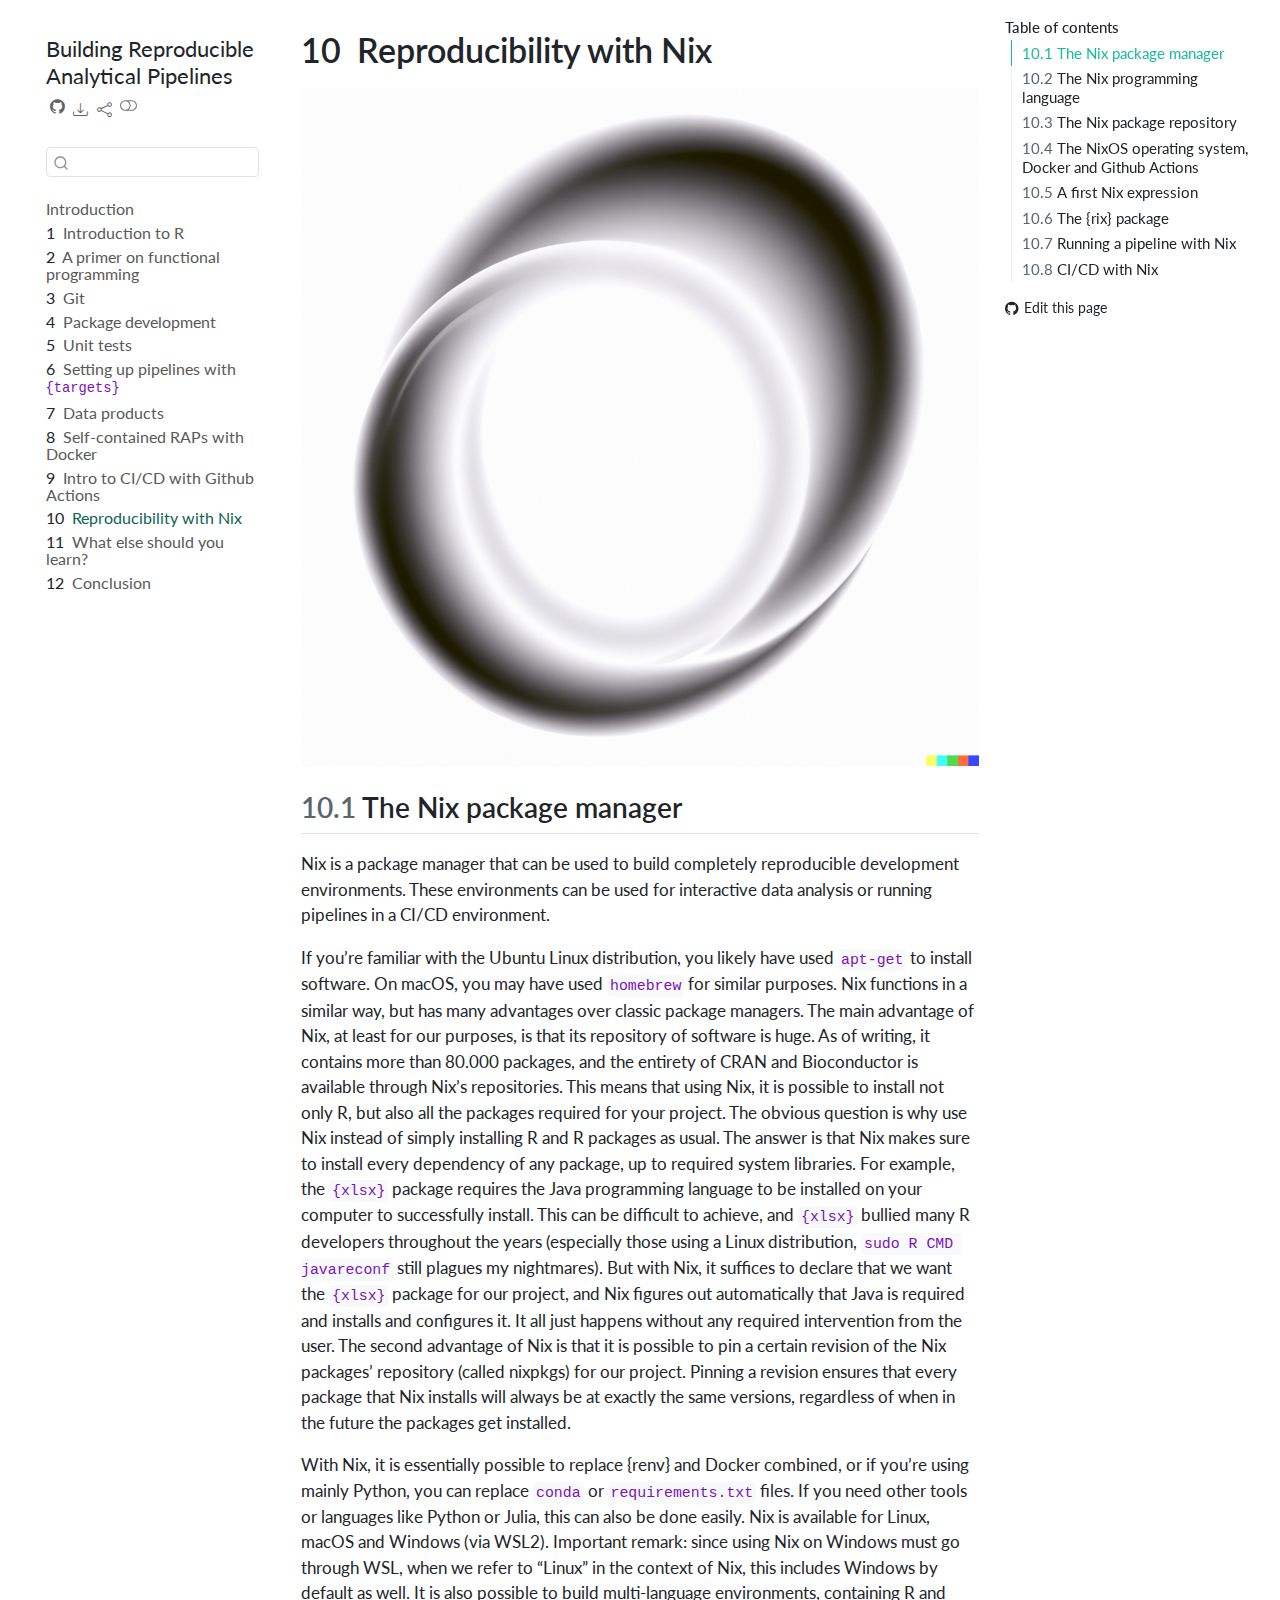
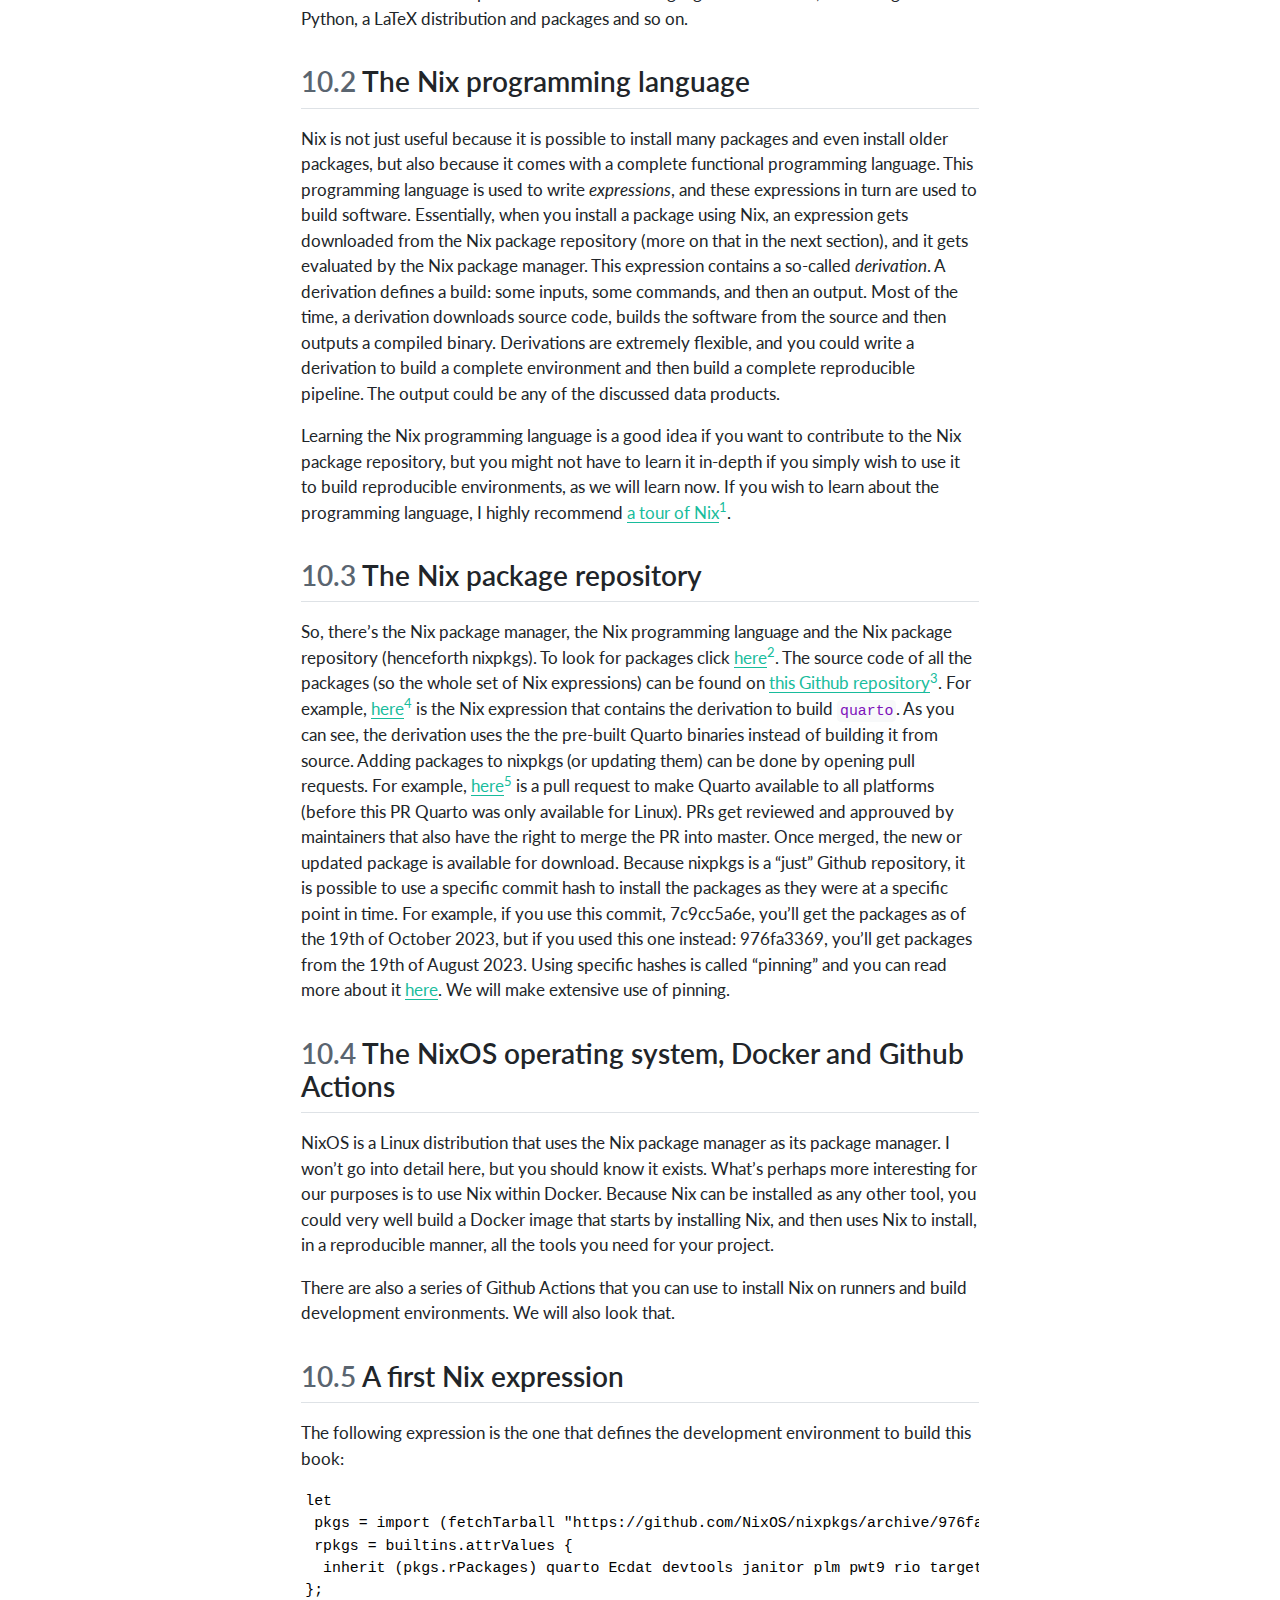
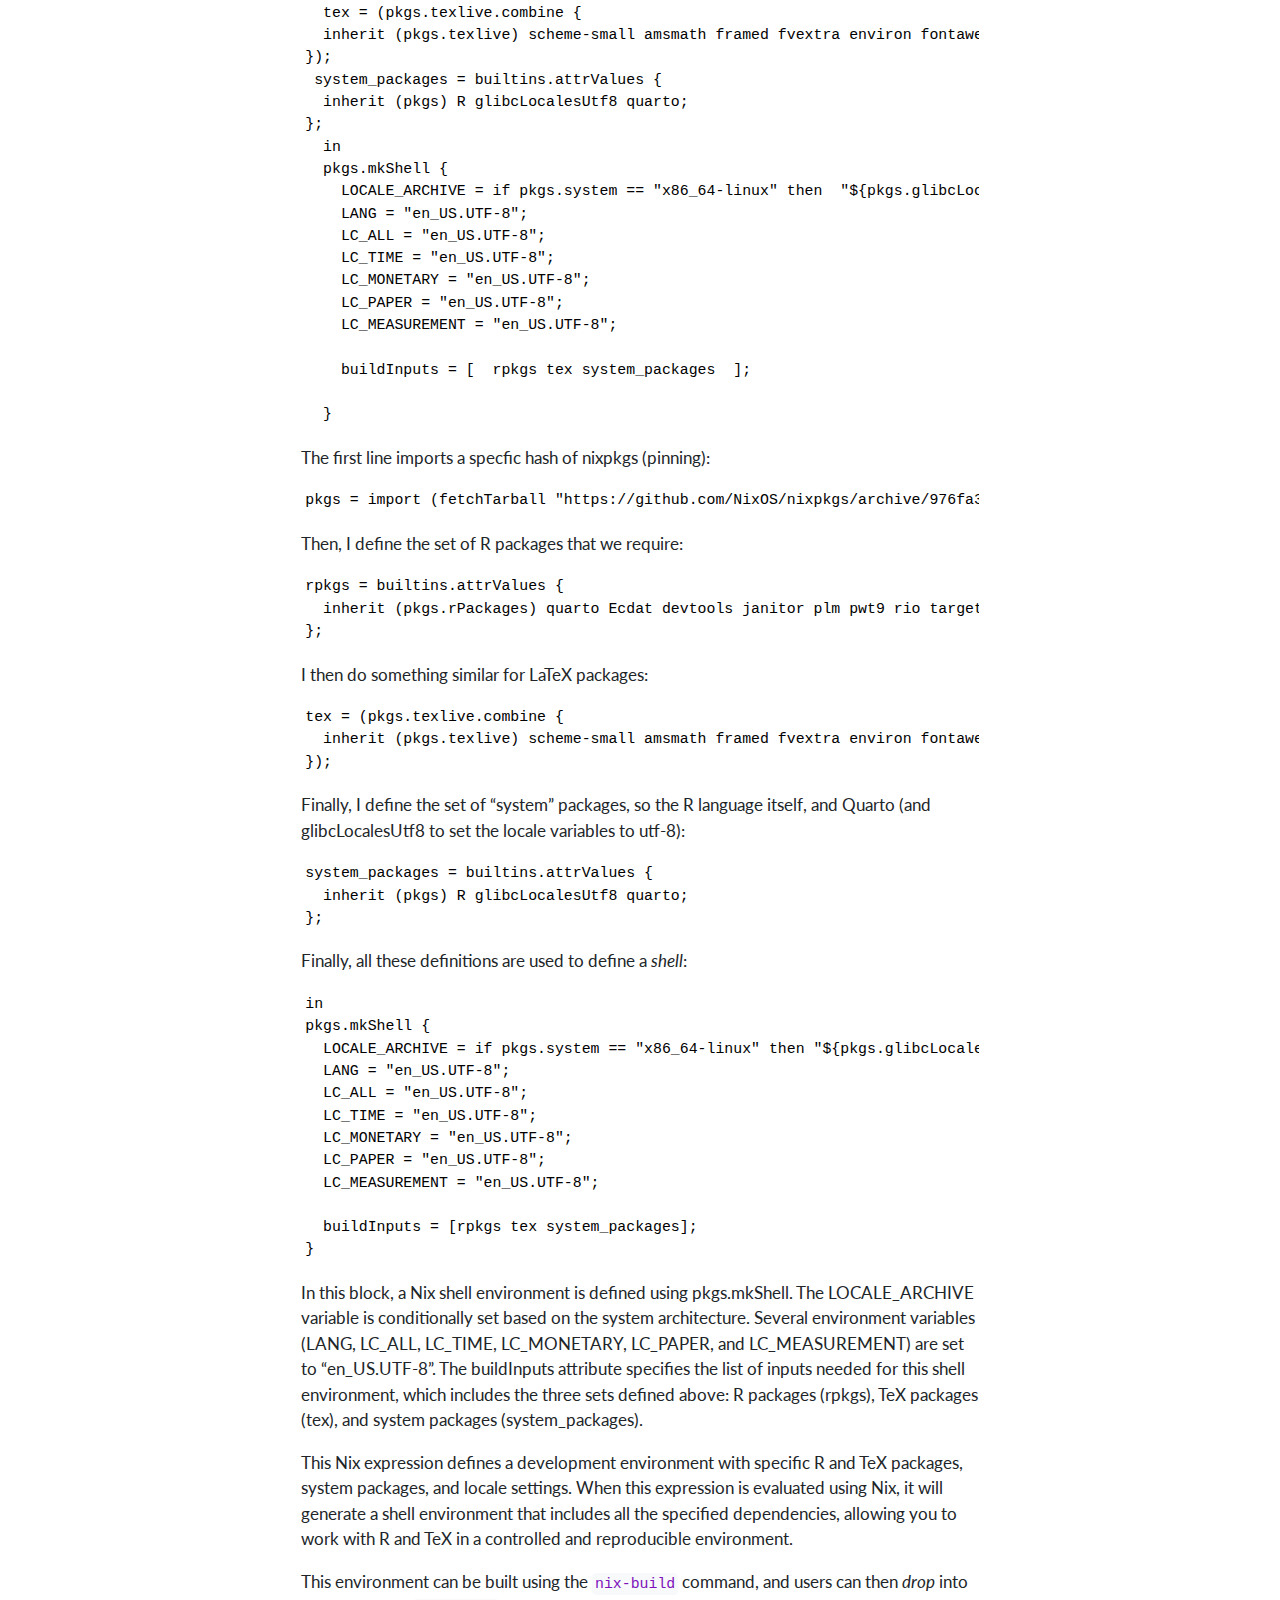
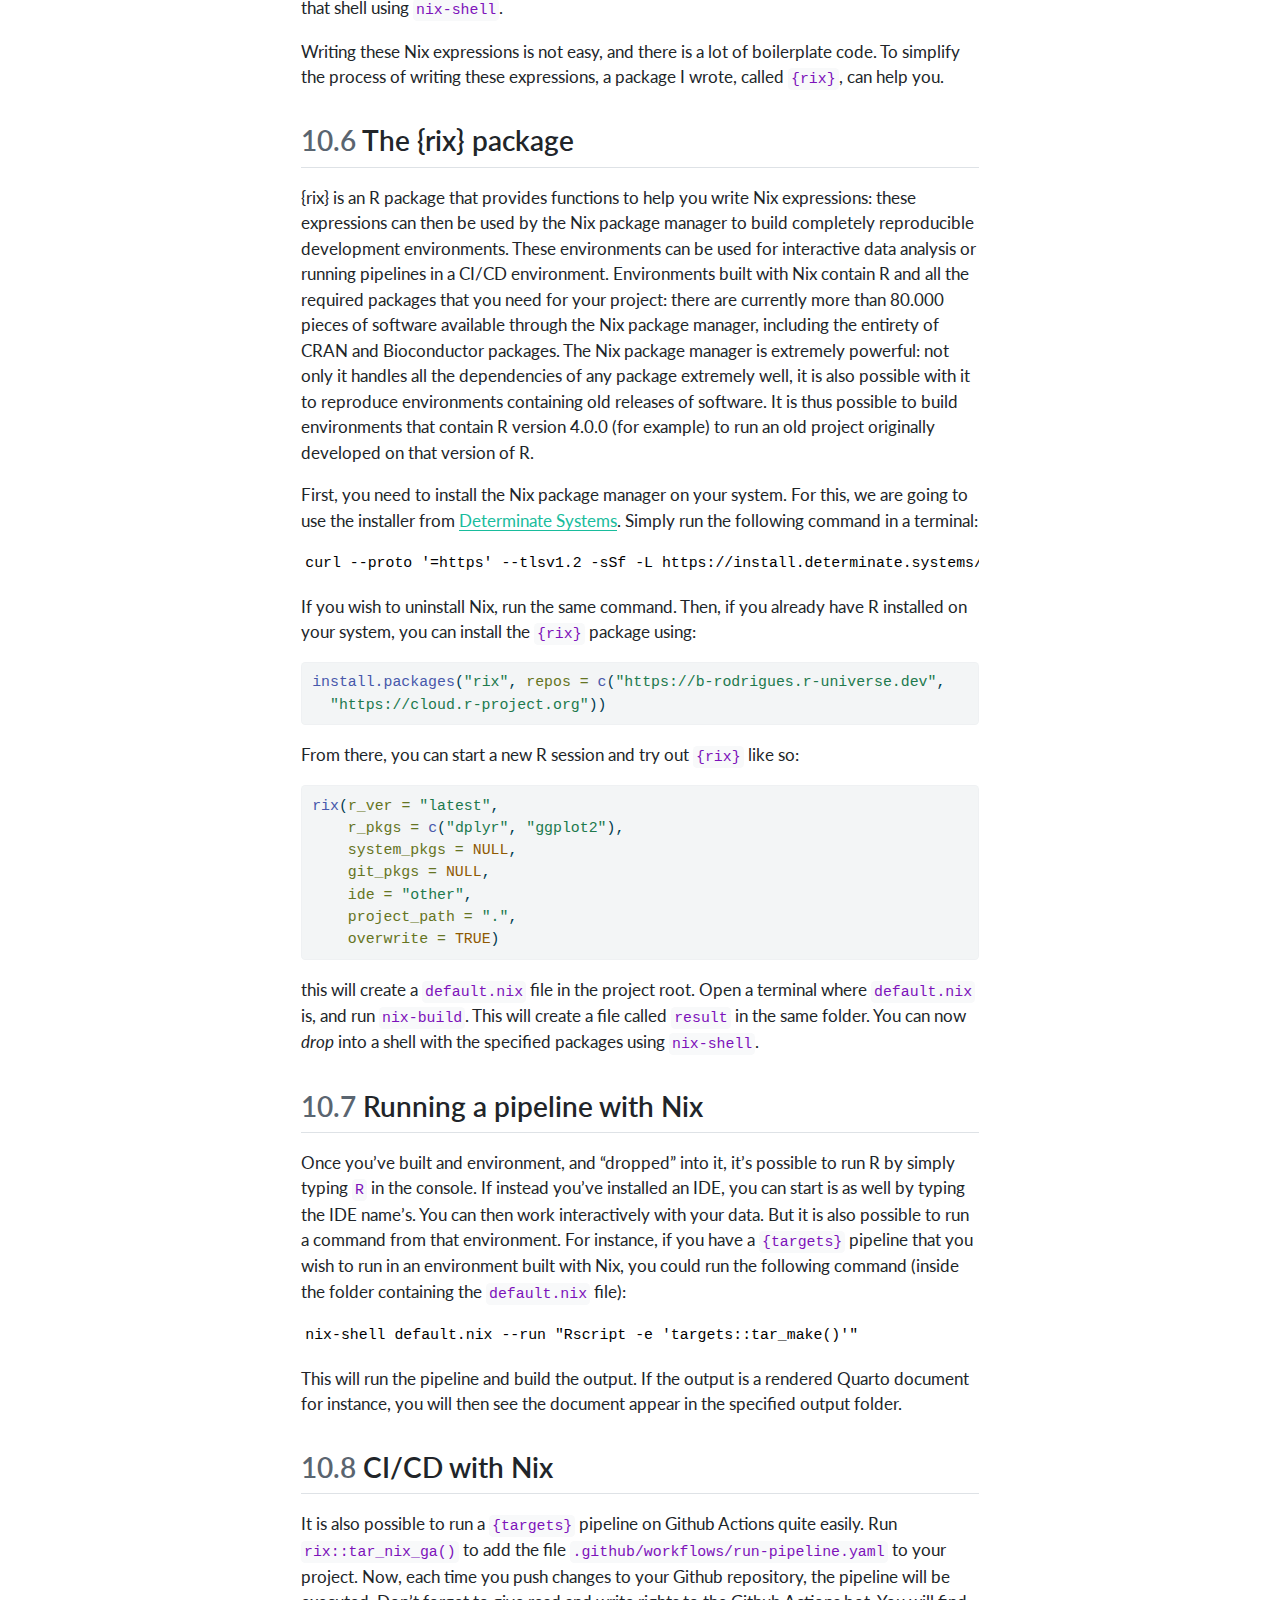
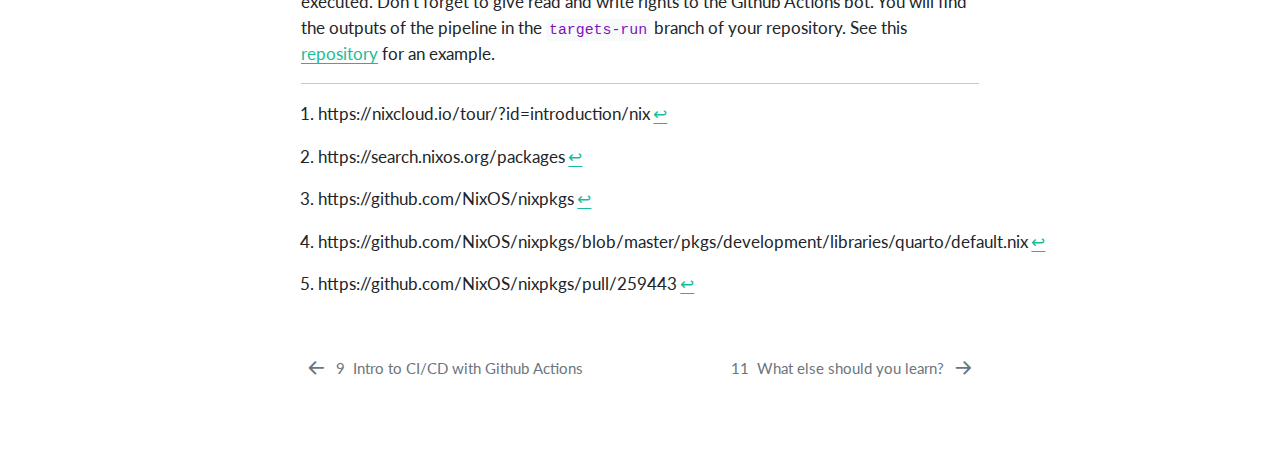
<file: 11-nix.html>
<!DOCTYPE html>
<html xmlns="http://www.w3.org/1999/xhtml" lang="en" xml:lang="en"><head>

<meta charset="utf-8">
<meta name="generator" content="quarto-1.4.554">

<meta name="viewport" content="width=device-width, initial-scale=1.0, user-scalable=yes">


<title>Building Reproducible Analytical Pipelines - 10&nbsp; Reproducibility with Nix</title>
<style>
code{white-space: pre-wrap;}
span.smallcaps{font-variant: small-caps;}
div.columns{display: flex; gap: min(4vw, 1.5em);}
div.column{flex: auto; overflow-x: auto;}
div.hanging-indent{margin-left: 1.5em; text-indent: -1.5em;}
ul.task-list{list-style: none;}
ul.task-list li input[type="checkbox"] {
  width: 0.8em;
  margin: 0 0.8em 0.2em -1em; /* quarto-specific, see https://github.com/quarto-dev/quarto-cli/issues/4556 */ 
  vertical-align: middle;
}
/* CSS for syntax highlighting */
pre > code.sourceCode { white-space: pre; position: relative; }
pre > code.sourceCode > span { line-height: 1.25; }
pre > code.sourceCode > span:empty { height: 1.2em; }
.sourceCode { overflow: visible; }
code.sourceCode > span { color: inherit; text-decoration: inherit; }
div.sourceCode { margin: 1em 0; }
pre.sourceCode { margin: 0; }
@media screen {
div.sourceCode { overflow: auto; }
}
@media print {
pre > code.sourceCode { white-space: pre-wrap; }
pre > code.sourceCode > span { display: inline-block; text-indent: -5em; padding-left: 5em; }
}
pre.numberSource code
  { counter-reset: source-line 0; }
pre.numberSource code > span
  { position: relative; left: -4em; counter-increment: source-line; }
pre.numberSource code > span > a:first-child::before
  { content: counter(source-line);
    position: relative; left: -1em; text-align: right; vertical-align: baseline;
    border: none; display: inline-block;
    -webkit-touch-callout: none; -webkit-user-select: none;
    -khtml-user-select: none; -moz-user-select: none;
    -ms-user-select: none; user-select: none;
    padding: 0 4px; width: 4em;
  }
pre.numberSource { margin-left: 3em;  padding-left: 4px; }
div.sourceCode
  {   }
@media screen {
pre > code.sourceCode > span > a:first-child::before { text-decoration: underline; }
}
</style>


<script src="site_libs/quarto-nav/quarto-nav.js"></script>
<script src="site_libs/quarto-nav/headroom.min.js"></script>
<script src="site_libs/clipboard/clipboard.min.js"></script>
<script src="site_libs/quarto-search/autocomplete.umd.js"></script>
<script src="site_libs/quarto-search/fuse.min.js"></script>
<script src="site_libs/quarto-search/quarto-search.js"></script>
<meta name="quarto:offset" content="./">
<link href="./12-what-else.html" rel="next">
<link href="./10-github_actions.html" rel="prev">
<script src="site_libs/quarto-html/quarto.js"></script>
<script src="site_libs/quarto-html/popper.min.js"></script>
<script src="site_libs/quarto-html/tippy.umd.min.js"></script>
<script src="site_libs/quarto-html/anchor.min.js"></script>
<link href="site_libs/quarto-html/tippy.css" rel="stylesheet">
<link href="site_libs/quarto-html/quarto-syntax-highlighting.css" rel="stylesheet" class="quarto-color-scheme" id="quarto-text-highlighting-styles">
<link href="site_libs/quarto-html/quarto-syntax-highlighting-dark.css" rel="prefetch" class="quarto-color-scheme quarto-color-alternate" id="quarto-text-highlighting-styles">
<script src="site_libs/bootstrap/bootstrap.min.js"></script>
<link href="site_libs/bootstrap/bootstrap-icons.css" rel="stylesheet">
<link href="site_libs/bootstrap/bootstrap.min.css" rel="stylesheet" class="quarto-color-scheme" id="quarto-bootstrap" data-mode="light">
<link href="site_libs/bootstrap/bootstrap-dark.min.css" rel="prefetch" class="quarto-color-scheme quarto-color-alternate" id="quarto-bootstrap" data-mode="dark">
<script id="quarto-search-options" type="application/json">{
  "location": "sidebar",
  "copy-button": false,
  "collapse-after": 3,
  "panel-placement": "start",
  "type": "textbox",
  "limit": 50,
  "keyboard-shortcut": [
    "f",
    "/",
    "s"
  ],
  "show-item-context": false,
  "language": {
    "search-no-results-text": "No results",
    "search-matching-documents-text": "matching documents",
    "search-copy-link-title": "Copy link to search",
    "search-hide-matches-text": "Hide additional matches",
    "search-more-match-text": "more match in this document",
    "search-more-matches-text": "more matches in this document",
    "search-clear-button-title": "Clear",
    "search-text-placeholder": "",
    "search-detached-cancel-button-title": "Cancel",
    "search-submit-button-title": "Submit",
    "search-label": "Search"
  }
}</script>
<link rel="shortcut icon" href="img/favicon.ico">


<link rel="stylesheet" href="epub.css">
</head>

<body class="nav-sidebar floating">

<div id="quarto-search-results"></div>
  <header id="quarto-header" class="headroom fixed-top">
  <nav class="quarto-secondary-nav">
    <div class="container-fluid d-flex">
      <button type="button" class="quarto-btn-toggle btn" data-bs-toggle="collapse" data-bs-target=".quarto-sidebar-collapse-item" aria-controls="quarto-sidebar" aria-expanded="false" aria-label="Toggle sidebar navigation" onclick="if (window.quartoToggleHeadroom) { window.quartoToggleHeadroom(); }">
        <i class="bi bi-layout-text-sidebar-reverse"></i>
      </button>
        <nav class="quarto-page-breadcrumbs" aria-label="breadcrumb"><ol class="breadcrumb"><li class="breadcrumb-item"><a href="./11-nix.html"><span class="chapter-number">10</span>&nbsp; <span class="chapter-title">Reproducibility with Nix</span></a></li></ol></nav>
        <a class="flex-grow-1" role="button" data-bs-toggle="collapse" data-bs-target=".quarto-sidebar-collapse-item" aria-controls="quarto-sidebar" aria-expanded="false" aria-label="Toggle sidebar navigation" onclick="if (window.quartoToggleHeadroom) { window.quartoToggleHeadroom(); }">      
        </a>
      <button type="button" class="btn quarto-search-button" aria-label="" onclick="window.quartoOpenSearch();">
        <i class="bi bi-search"></i>
      </button>
    </div>
  </nav>
</header>
<!-- content -->
<div id="quarto-content" class="quarto-container page-columns page-rows-contents page-layout-article">
<!-- sidebar -->
  <nav id="quarto-sidebar" class="sidebar collapse collapse-horizontal quarto-sidebar-collapse-item sidebar-navigation floating overflow-auto">
    <div class="pt-lg-2 mt-2 text-left sidebar-header">
    <div class="sidebar-title mb-0 py-0">
      <a href="./">Building Reproducible Analytical Pipelines</a> 
        <div class="sidebar-tools-main tools-wide">
    <a href="https://github.com/b-rodrigues/rap4mads_2023" title="Source Code" class="quarto-navigation-tool px-1" aria-label="Source Code"><i class="bi bi-github"></i></a>
    <div class="dropdown">
      <a href="" title="Download" id="quarto-navigation-tool-dropdown-0" class="quarto-navigation-tool dropdown-toggle px-1" data-bs-toggle="dropdown" aria-expanded="false" aria-label="Download"><i class="bi bi-download"></i></a>
      <ul class="dropdown-menu" aria-labelledby="quarto-navigation-tool-dropdown-0">
          <li>
            <a class="dropdown-item sidebar-tools-main-item" href="./Building-Reproducible-Analytical-Pipelines.pdf">
              <i class="bi bi-bi-file-pdf pe-1"></i>
            Download PDF
            </a>
          </li>
          <li>
            <a class="dropdown-item sidebar-tools-main-item" href="./Building-Reproducible-Analytical-Pipelines.epub">
              <i class="bi bi-bi-journal pe-1"></i>
            Download ePub
            </a>
          </li>
      </ul>
    </div>
    <div class="dropdown">
      <a href="" title="Share" id="quarto-navigation-tool-dropdown-1" class="quarto-navigation-tool dropdown-toggle px-1" data-bs-toggle="dropdown" aria-expanded="false" aria-label="Share"><i class="bi bi-share"></i></a>
      <ul class="dropdown-menu" aria-labelledby="quarto-navigation-tool-dropdown-1">
          <li>
            <a class="dropdown-item sidebar-tools-main-item" href="https://twitter.com/intent/tweet?url=|url|">
              <i class="bi bi-bi-twitter pe-1"></i>
            Twitter
            </a>
          </li>
          <li>
            <a class="dropdown-item sidebar-tools-main-item" href="https://www.facebook.com/sharer/sharer.php?u=|url|">
              <i class="bi bi-bi-facebook pe-1"></i>
            Facebook
            </a>
          </li>
      </ul>
    </div>
  <a href="" class="quarto-color-scheme-toggle quarto-navigation-tool  px-1" onclick="window.quartoToggleColorScheme(); return false;" title="Toggle dark mode"><i class="bi"></i></a>
</div>
    </div>
      </div>
        <div class="mt-2 flex-shrink-0 align-items-center">
        <div class="sidebar-search">
        <div id="quarto-search" class="" title="Search"></div>
        </div>
        </div>
    <div class="sidebar-menu-container"> 
    <ul class="list-unstyled mt-1">
        <li class="sidebar-item">
  <div class="sidebar-item-container"> 
  <a href="./index.html" class="sidebar-item-text sidebar-link">
 <span class="menu-text">Introduction</span></a>
  </div>
</li>
        <li class="sidebar-item">
  <div class="sidebar-item-container"> 
  <a href="./02-intro_R.html" class="sidebar-item-text sidebar-link">
 <span class="menu-text"><span class="chapter-number">1</span>&nbsp; <span class="chapter-title">Introduction to R</span></span></a>
  </div>
</li>
        <li class="sidebar-item">
  <div class="sidebar-item-container"> 
  <a href="./03-functional-programming.html" class="sidebar-item-text sidebar-link">
 <span class="menu-text"><span class="chapter-number">2</span>&nbsp; <span class="chapter-title">A primer on functional programming</span></span></a>
  </div>
</li>
        <li class="sidebar-item">
  <div class="sidebar-item-container"> 
  <a href="./04-git.html" class="sidebar-item-text sidebar-link">
 <span class="menu-text"><span class="chapter-number">3</span>&nbsp; <span class="chapter-title">Git</span></span></a>
  </div>
</li>
        <li class="sidebar-item">
  <div class="sidebar-item-container"> 
  <a href="./05-package-dev.html" class="sidebar-item-text sidebar-link">
 <span class="menu-text"><span class="chapter-number">4</span>&nbsp; <span class="chapter-title">Package development</span></span></a>
  </div>
</li>
        <li class="sidebar-item">
  <div class="sidebar-item-container"> 
  <a href="./06-unit-tests.html" class="sidebar-item-text sidebar-link">
 <span class="menu-text"><span class="chapter-number">5</span>&nbsp; <span class="chapter-title">Unit tests</span></span></a>
  </div>
</li>
        <li class="sidebar-item">
  <div class="sidebar-item-container"> 
  <a href="./07-targets.html" class="sidebar-item-text sidebar-link">
 <span class="menu-text"><span class="chapter-number">6</span>&nbsp; <span class="chapter-title">Setting up pipelines with <code>{targets}</code></span></span></a>
  </div>
</li>
        <li class="sidebar-item">
  <div class="sidebar-item-container"> 
  <a href="./08-products.html" class="sidebar-item-text sidebar-link">
 <span class="menu-text"><span class="chapter-number">7</span>&nbsp; <span class="chapter-title">Data products</span></span></a>
  </div>
</li>
        <li class="sidebar-item">
  <div class="sidebar-item-container"> 
  <a href="./09-docker.html" class="sidebar-item-text sidebar-link">
 <span class="menu-text"><span class="chapter-number">8</span>&nbsp; <span class="chapter-title">Self-contained RAPs with Docker</span></span></a>
  </div>
</li>
        <li class="sidebar-item">
  <div class="sidebar-item-container"> 
  <a href="./10-github_actions.html" class="sidebar-item-text sidebar-link">
 <span class="menu-text"><span class="chapter-number">9</span>&nbsp; <span class="chapter-title">Intro to CI/CD with Github Actions</span></span></a>
  </div>
</li>
        <li class="sidebar-item">
  <div class="sidebar-item-container"> 
  <a href="./11-nix.html" class="sidebar-item-text sidebar-link active">
 <span class="menu-text"><span class="chapter-number">10</span>&nbsp; <span class="chapter-title">Reproducibility with Nix</span></span></a>
  </div>
</li>
        <li class="sidebar-item">
  <div class="sidebar-item-container"> 
  <a href="./12-what-else.html" class="sidebar-item-text sidebar-link">
 <span class="menu-text"><span class="chapter-number">11</span>&nbsp; <span class="chapter-title">What else should you learn?</span></span></a>
  </div>
</li>
        <li class="sidebar-item">
  <div class="sidebar-item-container"> 
  <a href="./13-conclusion.html" class="sidebar-item-text sidebar-link">
 <span class="menu-text"><span class="chapter-number">12</span>&nbsp; <span class="chapter-title">Conclusion</span></span></a>
  </div>
</li>
    </ul>
    </div>
</nav>
<div id="quarto-sidebar-glass" class="quarto-sidebar-collapse-item" data-bs-toggle="collapse" data-bs-target=".quarto-sidebar-collapse-item"></div>
<!-- margin-sidebar -->
    <div id="quarto-margin-sidebar" class="sidebar margin-sidebar">
        <nav id="TOC" role="doc-toc" class="toc-active">
    <h2 id="toc-title">Table of contents</h2>
   
  <ul>
  <li><a href="#the-nix-package-manager" id="toc-the-nix-package-manager" class="nav-link active" data-scroll-target="#the-nix-package-manager"><span class="header-section-number">10.1</span> The Nix package manager</a></li>
  <li><a href="#the-nix-programming-language" id="toc-the-nix-programming-language" class="nav-link" data-scroll-target="#the-nix-programming-language"><span class="header-section-number">10.2</span> The Nix programming language</a></li>
  <li><a href="#the-nix-package-repository" id="toc-the-nix-package-repository" class="nav-link" data-scroll-target="#the-nix-package-repository"><span class="header-section-number">10.3</span> The Nix package repository</a></li>
  <li><a href="#the-nixos-operating-system-docker-and-github-actions" id="toc-the-nixos-operating-system-docker-and-github-actions" class="nav-link" data-scroll-target="#the-nixos-operating-system-docker-and-github-actions"><span class="header-section-number">10.4</span> The NixOS operating system, Docker and Github Actions</a></li>
  <li><a href="#a-first-nix-expression" id="toc-a-first-nix-expression" class="nav-link" data-scroll-target="#a-first-nix-expression"><span class="header-section-number">10.5</span> A first Nix expression</a></li>
  <li><a href="#the-rix-package" id="toc-the-rix-package" class="nav-link" data-scroll-target="#the-rix-package"><span class="header-section-number">10.6</span> The {rix} package</a></li>
  <li><a href="#running-a-pipeline-with-nix" id="toc-running-a-pipeline-with-nix" class="nav-link" data-scroll-target="#running-a-pipeline-with-nix"><span class="header-section-number">10.7</span> Running a pipeline with Nix</a></li>
  <li><a href="#cicd-with-nix" id="toc-cicd-with-nix" class="nav-link" data-scroll-target="#cicd-with-nix"><span class="header-section-number">10.8</span> CI/CD with Nix</a></li>
  </ul>
<div class="toc-actions"><ul><li><a href="https://github.com/b-rodrigues/rap4mads_2023/edit/main/11-nix.qmd" class="toc-action"><i class="bi bi-github"></i>Edit this page</a></li></ul></div></nav>
    </div>
<!-- main -->
<main class="content" id="quarto-document-content">

<header id="title-block-header" class="quarto-title-block default">
<div class="quarto-title">
<h1 class="title"><span class="chapter-number">10</span>&nbsp; <span class="chapter-title">Reproducibility with Nix</span></h1>
</div>



<div class="quarto-title-meta">

    
  
    
  </div>
  


</header>


<div style="text-align:center;">
<div class="cell">
<div class="cell-output-display">
<div>
<figure class="figure">
<p><img src="img/nix.png" class="img-fluid figure-img"></p>
</figure>
</div>
</div>
</div>
</div>
<section id="the-nix-package-manager" class="level2" data-number="10.1">
<h2 data-number="10.1" class="anchored" data-anchor-id="the-nix-package-manager"><span class="header-section-number">10.1</span> The Nix package manager</h2>
<p>Nix is a package manager that can be used to build completely reproducible development environments. These environments can be used for interactive data analysis or running pipelines in a CI/CD environment.</p>
<p>If you’re familiar with the Ubuntu Linux distribution, you likely have used <code>apt-get</code> to install software. On macOS, you may have used <code>homebrew</code> for similar purposes. Nix functions in a similar way, but has many advantages over classic package managers. The main advantage of Nix, at least for our purposes, is that its repository of software is huge. As of writing, it contains more than 80.000 packages, and the entirety of CRAN and Bioconductor is available through Nix’s repositories. This means that using Nix, it is possible to install not only R, but also all the packages required for your project. The obvious question is why use Nix instead of simply installing R and R packages as usual. The answer is that Nix makes sure to install every dependency of any package, up to required system libraries. For example, the <code>{xlsx}</code> package requires the Java programming language to be installed on your computer to successfully install. This can be difficult to achieve, and <code>{xlsx}</code> bullied many R developers throughout the years (especially those using a Linux distribution, <code>sudo R CMD javareconf</code> still plagues my nightmares). But with Nix, it suffices to declare that we want the <code>{xlsx}</code> package for our project, and Nix figures out automatically that Java is required and installs and configures it. It all just happens without any required intervention from the user. The second advantage of Nix is that it is possible to pin a certain revision of the Nix packages’ repository (called nixpkgs) for our project. Pinning a revision ensures that every package that Nix installs will always be at exactly the same versions, regardless of when in the future the packages get installed.</p>
<p>With Nix, it is essentially possible to replace {renv} and Docker combined, or if you’re using mainly Python, you can replace <code>conda</code> or <code>requirements.txt</code> files. If you need other tools or languages like Python or Julia, this can also be done easily. Nix is available for Linux, macOS and Windows (via WSL2). Important remark: since using Nix on Windows must go through WSL, when we refer to “Linux” in the context of Nix, this includes Windows by default as well. It is also possible to build multi-language environments, containing R and Python, a LaTeX distribution and packages and so on.</p>
</section>
<section id="the-nix-programming-language" class="level2" data-number="10.2">
<h2 data-number="10.2" class="anchored" data-anchor-id="the-nix-programming-language"><span class="header-section-number">10.2</span> The Nix programming language</h2>
<p>Nix is not just useful because it is possible to install many packages and even install older packages, but also because it comes with a complete functional programming language. This programming language is used to write <em>expressions</em>, and these expressions in turn are used to build software. Essentially, when you install a package using Nix, an expression gets downloaded from the Nix package repository (more on that in the next section), and it gets evaluated by the Nix package manager. This expression contains a so-called <em>derivation</em>. A derivation defines a build: some inputs, some commands, and then an output. Most of the time, a derivation downloads source code, builds the software from the source and then outputs a compiled binary. Derivations are extremely flexible, and you could write a derivation to build a complete environment and then build a complete reproducible pipeline. The output could be any of the discussed data products.</p>
<p>Learning the Nix programming language is a good idea if you want to contribute to the Nix package repository, but you might not have to learn it in-depth if you simply wish to use it to build reproducible environments, as we will learn now. If you wish to learn about the programming language, I highly recommend <a href="https://nixcloud.io/tour/?id=introduction/nix">a tour of Nix</a><a href="#fn1" class="footnote-ref" id="fnref1" role="doc-noteref"><sup>1</sup></a>.</p>
</section>
<section id="the-nix-package-repository" class="level2" data-number="10.3">
<h2 data-number="10.3" class="anchored" data-anchor-id="the-nix-package-repository"><span class="header-section-number">10.3</span> The Nix package repository</h2>
<p>So, there’s the Nix package manager, the Nix programming language and the Nix package repository (henceforth nixpkgs). To look for packages click <a href="https://search.nixos.org/packages">here</a><a href="#fn2" class="footnote-ref" id="fnref2" role="doc-noteref"><sup>2</sup></a>. The source code of all the packages (so the whole set of Nix expressions) can be found on <a href="https://github.com/NixOS/nixpkgs">this Github repository</a><a href="#fn3" class="footnote-ref" id="fnref3" role="doc-noteref"><sup>3</sup></a>. For example, <a href="https://github.com/NixOS/nixpkgs/blob/master/pkgs/development/libraries/quarto/default.nix">here</a><a href="#fn4" class="footnote-ref" id="fnref4" role="doc-noteref"><sup>4</sup></a> is the Nix expression that contains the derivation to build <code>quarto</code>. As you can see, the derivation uses the the pre-built Quarto binaries instead of building it from source. Adding packages to nixpkgs (or updating them) can be done by opening pull requests. For example, <a href="https://github.com/NixOS/nixpkgs/pull/259443">here</a><a href="#fn5" class="footnote-ref" id="fnref5" role="doc-noteref"><sup>5</sup></a> is a pull request to make Quarto available to all platforms (before this PR Quarto was only available for Linux). PRs get reviewed and approuved by maintainers that also have the right to merge the PR into master. Once merged, the new or updated package is available for download. Because nixpkgs is a “just” Github repository, it is possible to use a specific commit hash to install the packages as they were at a specific point in time. For example, if you use this commit, 7c9cc5a6e, you’ll get the packages as of the 19th of October 2023, but if you used this one instead: 976fa3369, you’ll get packages from the 19th of August 2023. Using specific hashes is called “pinning” and you can read more about it <a href="https://nixos.wiki/wiki/FAQ/Pinning_Nixpkgs">here</a>. We will make extensive use of pinning.</p>
</section>
<section id="the-nixos-operating-system-docker-and-github-actions" class="level2" data-number="10.4">
<h2 data-number="10.4" class="anchored" data-anchor-id="the-nixos-operating-system-docker-and-github-actions"><span class="header-section-number">10.4</span> The NixOS operating system, Docker and Github Actions</h2>
<p>NixOS is a Linux distribution that uses the Nix package manager as its package manager. I won’t go into detail here, but you should know it exists. What’s perhaps more interesting for our purposes is to use Nix within Docker. Because Nix can be installed as any other tool, you could very well build a Docker image that starts by installing Nix, and then uses Nix to install, in a reproducible manner, all the tools you need for your project.</p>
<p>There are also a series of Github Actions that you can use to install Nix on runners and build development environments. We will also look that.</p>
</section>
<section id="a-first-nix-expression" class="level2" data-number="10.5">
<h2 data-number="10.5" class="anchored" data-anchor-id="a-first-nix-expression"><span class="header-section-number">10.5</span> A first Nix expression</h2>
<p>The following expression is the one that defines the development environment to build this book:</p>
<pre><code>let
 pkgs = import (fetchTarball "https://github.com/NixOS/nixpkgs/archive/976fa3369d722e76f37c77493d99829540d43845.tar.gz") {};
 rpkgs = builtins.attrValues {
  inherit (pkgs.rPackages) quarto Ecdat devtools janitor plm pwt9 rio targets tarchetypes testthat tidyverse usethis formatR;
};
  tex = (pkgs.texlive.combine {
  inherit (pkgs.texlive) scheme-small amsmath framed fvextra environ fontawesome5 orcidlink pdfcol tcolorbox tikzfill;
});
 system_packages = builtins.attrValues {
  inherit (pkgs) R glibcLocalesUtf8 quarto;
};
  in
  pkgs.mkShell {
    LOCALE_ARCHIVE = if pkgs.system == "x86_64-linux" then  "${pkgs.glibcLocalesUtf8}/lib/locale/locale-archive" else "";
    LANG = "en_US.UTF-8";
    LC_ALL = "en_US.UTF-8";
    LC_TIME = "en_US.UTF-8";
    LC_MONETARY = "en_US.UTF-8";
    LC_PAPER = "en_US.UTF-8";
    LC_MEASUREMENT = "en_US.UTF-8";

    buildInputs = [  rpkgs tex system_packages  ];
      
  }</code></pre>
<p>The first line imports a specfic hash of nixpkgs (pinning):</p>
<pre><code>pkgs = import (fetchTarball "https://github.com/NixOS/nixpkgs/archive/976fa3369d722e76f37c77493d99829540d43845.tar.gz") {};</code></pre>
<p>Then, I define the set of R packages that we require:</p>
<pre><code>rpkgs = builtins.attrValues {
  inherit (pkgs.rPackages) quarto Ecdat devtools janitor plm pwt9 rio targets tarchetypes testthat tidyverse usethis formatR;
};</code></pre>
<p>I then do something similar for LaTeX packages:</p>
<pre><code>tex = (pkgs.texlive.combine {
  inherit (pkgs.texlive) scheme-small amsmath framed fvextra environ fontawesome5 orcidlink pdfcol tcolorbox tikzfill;
});</code></pre>
<p>Finally, I define the set of “system” packages, so the R language itself, and Quarto (and glibcLocalesUtf8 to set the locale variables to utf-8):</p>
<pre><code>system_packages = builtins.attrValues {
  inherit (pkgs) R glibcLocalesUtf8 quarto;
};</code></pre>
<p>Finally, all these definitions are used to define a <em>shell</em>:</p>
<pre><code>in
pkgs.mkShell {
  LOCALE_ARCHIVE = if pkgs.system == "x86_64-linux" then "${pkgs.glibcLocalesUtf8}/lib/locale/locale-archive" else "";
  LANG = "en_US.UTF-8";
  LC_ALL = "en_US.UTF-8";
  LC_TIME = "en_US.UTF-8";
  LC_MONETARY = "en_US.UTF-8";
  LC_PAPER = "en_US.UTF-8";
  LC_MEASUREMENT = "en_US.UTF-8";

  buildInputs = [rpkgs tex system_packages];
}</code></pre>
<p>In this block, a Nix shell environment is defined using pkgs.mkShell. The LOCALE_ARCHIVE variable is conditionally set based on the system architecture. Several environment variables (LANG, LC_ALL, LC_TIME, LC_MONETARY, LC_PAPER, and LC_MEASUREMENT) are set to “en_US.UTF-8”. The buildInputs attribute specifies the list of inputs needed for this shell environment, which includes the three sets defined above: R packages (rpkgs), TeX packages (tex), and system packages (system_packages).</p>
<p>This Nix expression defines a development environment with specific R and TeX packages, system packages, and locale settings. When this expression is evaluated using Nix, it will generate a shell environment that includes all the specified dependencies, allowing you to work with R and TeX in a controlled and reproducible environment.</p>
<p>This environment can be built using the <code>nix-build</code> command, and users can then <em>drop</em> into that shell using <code>nix-shell</code>.</p>
<p>Writing these Nix expressions is not easy, and there is a lot of boilerplate code. To simplify the process of writing these expressions, a package I wrote, called <code>{rix}</code>, can help you.</p>
</section>
<section id="the-rix-package" class="level2" data-number="10.6">
<h2 data-number="10.6" class="anchored" data-anchor-id="the-rix-package"><span class="header-section-number">10.6</span> The {rix} package</h2>
<p>{rix} is an R package that provides functions to help you write Nix expressions: these expressions can then be used by the Nix package manager to build completely reproducible development environments. These environments can be used for interactive data analysis or running pipelines in a CI/CD environment. Environments built with Nix contain R and all the required packages that you need for your project: there are currently more than 80.000 pieces of software available through the Nix package manager, including the entirety of CRAN and Bioconductor packages. The Nix package manager is extremely powerful: not only it handles all the dependencies of any package extremely well, it is also possible with it to reproduce environments containing old releases of software. It is thus possible to build environments that contain R version 4.0.0 (for example) to run an old project originally developed on that version of R.</p>
<p>First, you need to install the Nix package manager on your system. For this, we are going to use the installer from <a href="https://determinate.systems/posts/determinate-nix-installer">Determinate Systems</a>. Simply run the following command in a terminal:</p>
<pre><code>curl --proto '=https' --tlsv1.2 -sSf -L https://install.determinate.systems/nix | sh -s -- install</code></pre>
<p>If you wish to uninstall Nix, run the same command. Then, if you already have R installed on your system, you can install the <code>{rix}</code> package using:</p>
<div class="cell">
<div class="sourceCode cell-code" id="cb8"><pre class="sourceCode r code-with-copy"><code class="sourceCode r"><span id="cb8-1"><a href="#cb8-1" aria-hidden="true" tabindex="-1"></a><span class="fu">install.packages</span>(<span class="st">"rix"</span>, <span class="at">repos =</span> <span class="fu">c</span>(<span class="st">"https://b-rodrigues.r-universe.dev"</span>,</span>
<span id="cb8-2"><a href="#cb8-2" aria-hidden="true" tabindex="-1"></a>  <span class="st">"https://cloud.r-project.org"</span>))</span></code><button title="Copy to Clipboard" class="code-copy-button"><i class="bi"></i></button></pre></div>
</div>
<p>From there, you can start a new R session and try out <code>{rix}</code> like so:</p>
<div class="cell">
<div class="sourceCode cell-code" id="cb9"><pre class="sourceCode r code-with-copy"><code class="sourceCode r"><span id="cb9-1"><a href="#cb9-1" aria-hidden="true" tabindex="-1"></a><span class="fu">rix</span>(<span class="at">r_ver =</span> <span class="st">"latest"</span>,</span>
<span id="cb9-2"><a href="#cb9-2" aria-hidden="true" tabindex="-1"></a>    <span class="at">r_pkgs =</span> <span class="fu">c</span>(<span class="st">"dplyr"</span>, <span class="st">"ggplot2"</span>),</span>
<span id="cb9-3"><a href="#cb9-3" aria-hidden="true" tabindex="-1"></a>    <span class="at">system_pkgs =</span> <span class="cn">NULL</span>,</span>
<span id="cb9-4"><a href="#cb9-4" aria-hidden="true" tabindex="-1"></a>    <span class="at">git_pkgs =</span> <span class="cn">NULL</span>,</span>
<span id="cb9-5"><a href="#cb9-5" aria-hidden="true" tabindex="-1"></a>    <span class="at">ide =</span> <span class="st">"other"</span>,</span>
<span id="cb9-6"><a href="#cb9-6" aria-hidden="true" tabindex="-1"></a>    <span class="at">project_path =</span> <span class="st">"."</span>,</span>
<span id="cb9-7"><a href="#cb9-7" aria-hidden="true" tabindex="-1"></a>    <span class="at">overwrite =</span> <span class="cn">TRUE</span>)</span></code><button title="Copy to Clipboard" class="code-copy-button"><i class="bi"></i></button></pre></div>
</div>
<p>this will create a <code>default.nix</code> file in the project root. Open a terminal where <code>default.nix</code> is, and run <code>nix-build</code>. This will create a file called <code>result</code> in the same folder. You can now <em>drop</em> into a shell with the specified packages using <code>nix-shell</code>.</p>
</section>
<section id="running-a-pipeline-with-nix" class="level2" data-number="10.7">
<h2 data-number="10.7" class="anchored" data-anchor-id="running-a-pipeline-with-nix"><span class="header-section-number">10.7</span> Running a pipeline with Nix</h2>
<p>Once you’ve built and environment, and “dropped” into it, it’s possible to run R by simply typing <code>R</code> in the console. If instead you’ve installed an IDE, you can start is as well by typing the IDE name’s. You can then work interactively with your data. But it is also possible to run a command from that environment. For instance, if you have a <code>{targets}</code> pipeline that you wish to run in an environment built with Nix, you could run the following command (inside the folder containing the <code>default.nix</code> file):</p>
<pre><code>nix-shell default.nix --run "Rscript -e 'targets::tar_make()'"</code></pre>
<p>This will run the pipeline and build the output. If the output is a rendered Quarto document for instance, you will then see the document appear in the specified output folder.</p>
</section>
<section id="cicd-with-nix" class="level2" data-number="10.8">
<h2 data-number="10.8" class="anchored" data-anchor-id="cicd-with-nix"><span class="header-section-number">10.8</span> CI/CD with Nix</h2>
<p>It is also possible to run a <code>{targets}</code> pipeline on Github Actions quite easily. Run <code>rix::tar_nix_ga()</code> to add the file <code>.github/workflows/run-pipeline.yaml</code> to your project. Now, each time you push changes to your Github repository, the pipeline will be executed. Don’t forget to give read and write rights to the Github Actions bot. You will find the outputs of the pipeline in the <code>targets-run</code> branch of your repository. See this <a href="https://github.com/b-rodrigues/chronicler_targets_pipeline">repository</a> for an example.</p>


</section>
<section id="footnotes" class="footnotes footnotes-end-of-document" role="doc-endnotes">
<hr>
<ol>
<li id="fn1"><p>https://nixcloud.io/tour/?id=introduction/nix<a href="#fnref1" class="footnote-back" role="doc-backlink">↩︎</a></p></li>
<li id="fn2"><p>https://search.nixos.org/packages<a href="#fnref2" class="footnote-back" role="doc-backlink">↩︎</a></p></li>
<li id="fn3"><p>https://github.com/NixOS/nixpkgs<a href="#fnref3" class="footnote-back" role="doc-backlink">↩︎</a></p></li>
<li id="fn4"><p>https://github.com/NixOS/nixpkgs/blob/master/pkgs/development/libraries/quarto/default.nix<a href="#fnref4" class="footnote-back" role="doc-backlink">↩︎</a></p></li>
<li id="fn5"><p>https://github.com/NixOS/nixpkgs/pull/259443<a href="#fnref5" class="footnote-back" role="doc-backlink">↩︎</a></p></li>
</ol>
</section>

</main> <!-- /main -->
<script id="quarto-html-after-body" type="application/javascript">
window.document.addEventListener("DOMContentLoaded", function (event) {
  const toggleBodyColorMode = (bsSheetEl) => {
    const mode = bsSheetEl.getAttribute("data-mode");
    const bodyEl = window.document.querySelector("body");
    if (mode === "dark") {
      bodyEl.classList.add("quarto-dark");
      bodyEl.classList.remove("quarto-light");
    } else {
      bodyEl.classList.add("quarto-light");
      bodyEl.classList.remove("quarto-dark");
    }
  }
  const toggleBodyColorPrimary = () => {
    const bsSheetEl = window.document.querySelector("link#quarto-bootstrap");
    if (bsSheetEl) {
      toggleBodyColorMode(bsSheetEl);
    }
  }
  toggleBodyColorPrimary();  
  const disableStylesheet = (stylesheets) => {
    for (let i=0; i < stylesheets.length; i++) {
      const stylesheet = stylesheets[i];
      stylesheet.rel = 'prefetch';
    }
  }
  const enableStylesheet = (stylesheets) => {
    for (let i=0; i < stylesheets.length; i++) {
      const stylesheet = stylesheets[i];
      stylesheet.rel = 'stylesheet';
    }
  }
  const manageTransitions = (selector, allowTransitions) => {
    const els = window.document.querySelectorAll(selector);
    for (let i=0; i < els.length; i++) {
      const el = els[i];
      if (allowTransitions) {
        el.classList.remove('notransition');
      } else {
        el.classList.add('notransition');
      }
    }
  }
  const toggleGiscusIfUsed = (isAlternate, darkModeDefault) => {
    const baseTheme = document.querySelector('#giscus-base-theme')?.value ?? 'light';
    const alternateTheme = document.querySelector('#giscus-alt-theme')?.value ?? 'dark';
    let newTheme = '';
    if(darkModeDefault) {
      newTheme = isAlternate ? baseTheme : alternateTheme;
    } else {
      newTheme = isAlternate ? alternateTheme : baseTheme;
    }
    const changeGiscusTheme = () => {
      // From: https://github.com/giscus/giscus/issues/336
      const sendMessage = (message) => {
        const iframe = document.querySelector('iframe.giscus-frame');
        if (!iframe) return;
        iframe.contentWindow.postMessage({ giscus: message }, 'https://giscus.app');
      }
      sendMessage({
        setConfig: {
          theme: newTheme
        }
      });
    }
    const isGiscussLoaded = window.document.querySelector('iframe.giscus-frame') !== null;
    if (isGiscussLoaded) {
      changeGiscusTheme();
    }
  }
  const toggleColorMode = (alternate) => {
    // Switch the stylesheets
    const alternateStylesheets = window.document.querySelectorAll('link.quarto-color-scheme.quarto-color-alternate');
    manageTransitions('#quarto-margin-sidebar .nav-link', false);
    if (alternate) {
      enableStylesheet(alternateStylesheets);
      for (const sheetNode of alternateStylesheets) {
        if (sheetNode.id === "quarto-bootstrap") {
          toggleBodyColorMode(sheetNode);
        }
      }
    } else {
      disableStylesheet(alternateStylesheets);
      toggleBodyColorPrimary();
    }
    manageTransitions('#quarto-margin-sidebar .nav-link', true);
    // Switch the toggles
    const toggles = window.document.querySelectorAll('.quarto-color-scheme-toggle');
    for (let i=0; i < toggles.length; i++) {
      const toggle = toggles[i];
      if (toggle) {
        if (alternate) {
          toggle.classList.add("alternate");     
        } else {
          toggle.classList.remove("alternate");
        }
      }
    }
    // Hack to workaround the fact that safari doesn't
    // properly recolor the scrollbar when toggling (#1455)
    if (navigator.userAgent.indexOf('Safari') > 0 && navigator.userAgent.indexOf('Chrome') == -1) {
      manageTransitions("body", false);
      window.scrollTo(0, 1);
      setTimeout(() => {
        window.scrollTo(0, 0);
        manageTransitions("body", true);
      }, 40);  
    }
  }
  const isFileUrl = () => { 
    return window.location.protocol === 'file:';
  }
  const hasAlternateSentinel = () => {  
    let styleSentinel = getColorSchemeSentinel();
    if (styleSentinel !== null) {
      return styleSentinel === "alternate";
    } else {
      return false;
    }
  }
  const setStyleSentinel = (alternate) => {
    const value = alternate ? "alternate" : "default";
    if (!isFileUrl()) {
      window.localStorage.setItem("quarto-color-scheme", value);
    } else {
      localAlternateSentinel = value;
    }
  }
  const getColorSchemeSentinel = () => {
    if (!isFileUrl()) {
      const storageValue = window.localStorage.getItem("quarto-color-scheme");
      return storageValue != null ? storageValue : localAlternateSentinel;
    } else {
      return localAlternateSentinel;
    }
  }
  const darkModeDefault = false;
  let localAlternateSentinel = darkModeDefault ? 'alternate' : 'default';
  // Dark / light mode switch
  window.quartoToggleColorScheme = () => {
    // Read the current dark / light value 
    let toAlternate = !hasAlternateSentinel();
    toggleColorMode(toAlternate);
    setStyleSentinel(toAlternate);
    toggleGiscusIfUsed(toAlternate, darkModeDefault);
  };
  // Ensure there is a toggle, if there isn't float one in the top right
  if (window.document.querySelector('.quarto-color-scheme-toggle') === null) {
    const a = window.document.createElement('a');
    a.classList.add('top-right');
    a.classList.add('quarto-color-scheme-toggle');
    a.href = "";
    a.onclick = function() { try { window.quartoToggleColorScheme(); } catch {} return false; };
    const i = window.document.createElement("i");
    i.classList.add('bi');
    a.appendChild(i);
    window.document.body.appendChild(a);
  }
  // Switch to dark mode if need be
  if (hasAlternateSentinel()) {
    toggleColorMode(true);
  } else {
    toggleColorMode(false);
  }
  const icon = "";
  const anchorJS = new window.AnchorJS();
  anchorJS.options = {
    placement: 'right',
    icon: icon
  };
  anchorJS.add('.anchored');
  const isCodeAnnotation = (el) => {
    for (const clz of el.classList) {
      if (clz.startsWith('code-annotation-')) {                     
        return true;
      }
    }
    return false;
  }
  const clipboard = new window.ClipboardJS('.code-copy-button', {
    text: function(trigger) {
      const codeEl = trigger.previousElementSibling.cloneNode(true);
      for (const childEl of codeEl.children) {
        if (isCodeAnnotation(childEl)) {
          childEl.remove();
        }
      }
      return codeEl.innerText;
    }
  });
  clipboard.on('success', function(e) {
    // button target
    const button = e.trigger;
    // don't keep focus
    button.blur();
    // flash "checked"
    button.classList.add('code-copy-button-checked');
    var currentTitle = button.getAttribute("title");
    button.setAttribute("title", "Copied!");
    let tooltip;
    if (window.bootstrap) {
      button.setAttribute("data-bs-toggle", "tooltip");
      button.setAttribute("data-bs-placement", "left");
      button.setAttribute("data-bs-title", "Copied!");
      tooltip = new bootstrap.Tooltip(button, 
        { trigger: "manual", 
          customClass: "code-copy-button-tooltip",
          offset: [0, -8]});
      tooltip.show();    
    }
    setTimeout(function() {
      if (tooltip) {
        tooltip.hide();
        button.removeAttribute("data-bs-title");
        button.removeAttribute("data-bs-toggle");
        button.removeAttribute("data-bs-placement");
      }
      button.setAttribute("title", currentTitle);
      button.classList.remove('code-copy-button-checked');
    }, 1000);
    // clear code selection
    e.clearSelection();
  });
    var localhostRegex = new RegExp(/^(?:http|https):\/\/localhost\:?[0-9]*\//);
    var mailtoRegex = new RegExp(/^mailto:/);
      var filterRegex = new RegExp('/' + window.location.host + '/');
    var isInternal = (href) => {
        return filterRegex.test(href) || localhostRegex.test(href) || mailtoRegex.test(href);
    }
    // Inspect non-navigation links and adorn them if external
 	var links = window.document.querySelectorAll('a[href]:not(.nav-link):not(.navbar-brand):not(.toc-action):not(.sidebar-link):not(.sidebar-item-toggle):not(.pagination-link):not(.no-external):not([aria-hidden]):not(.dropdown-item):not(.quarto-navigation-tool)');
    for (var i=0; i<links.length; i++) {
      const link = links[i];
      if (!isInternal(link.href)) {
        // undo the damage that might have been done by quarto-nav.js in the case of
        // links that we want to consider external
        if (link.dataset.originalHref !== undefined) {
          link.href = link.dataset.originalHref;
        }
      }
    }
  function tippyHover(el, contentFn, onTriggerFn, onUntriggerFn) {
    const config = {
      allowHTML: true,
      maxWidth: 500,
      delay: 100,
      arrow: false,
      appendTo: function(el) {
          return el.parentElement;
      },
      interactive: true,
      interactiveBorder: 10,
      theme: 'quarto',
      placement: 'bottom-start',
    };
    if (contentFn) {
      config.content = contentFn;
    }
    if (onTriggerFn) {
      config.onTrigger = onTriggerFn;
    }
    if (onUntriggerFn) {
      config.onUntrigger = onUntriggerFn;
    }
    window.tippy(el, config); 
  }
  const noterefs = window.document.querySelectorAll('a[role="doc-noteref"]');
  for (var i=0; i<noterefs.length; i++) {
    const ref = noterefs[i];
    tippyHover(ref, function() {
      // use id or data attribute instead here
      let href = ref.getAttribute('data-footnote-href') || ref.getAttribute('href');
      try { href = new URL(href).hash; } catch {}
      const id = href.replace(/^#\/?/, "");
      const note = window.document.getElementById(id);
      if (note) {
        return note.innerHTML;
      } else {
        return "";
      }
    });
  }
  const xrefs = window.document.querySelectorAll('a.quarto-xref');
  const processXRef = (id, note) => {
    // Strip column container classes
    const stripColumnClz = (el) => {
      el.classList.remove("page-full", "page-columns");
      if (el.children) {
        for (const child of el.children) {
          stripColumnClz(child);
        }
      }
    }
    stripColumnClz(note)
    if (id === null || id.startsWith('sec-')) {
      // Special case sections, only their first couple elements
      const container = document.createElement("div");
      if (note.children && note.children.length > 2) {
        container.appendChild(note.children[0].cloneNode(true));
        for (let i = 1; i < note.children.length; i++) {
          const child = note.children[i];
          if (child.tagName === "P" && child.innerText === "") {
            continue;
          } else {
            container.appendChild(child.cloneNode(true));
            break;
          }
        }
        if (window.Quarto?.typesetMath) {
          window.Quarto.typesetMath(container);
        }
        return container.innerHTML
      } else {
        if (window.Quarto?.typesetMath) {
          window.Quarto.typesetMath(note);
        }
        return note.innerHTML;
      }
    } else {
      // Remove any anchor links if they are present
      const anchorLink = note.querySelector('a.anchorjs-link');
      if (anchorLink) {
        anchorLink.remove();
      }
      if (window.Quarto?.typesetMath) {
        window.Quarto.typesetMath(note);
      }
      // TODO in 1.5, we should make sure this works without a callout special case
      if (note.classList.contains("callout")) {
        return note.outerHTML;
      } else {
        return note.innerHTML;
      }
    }
  }
  for (var i=0; i<xrefs.length; i++) {
    const xref = xrefs[i];
    tippyHover(xref, undefined, function(instance) {
      instance.disable();
      let url = xref.getAttribute('href');
      let hash = undefined; 
      if (url.startsWith('#')) {
        hash = url;
      } else {
        try { hash = new URL(url).hash; } catch {}
      }
      if (hash) {
        const id = hash.replace(/^#\/?/, "");
        const note = window.document.getElementById(id);
        if (note !== null) {
          try {
            const html = processXRef(id, note.cloneNode(true));
            instance.setContent(html);
          } finally {
            instance.enable();
            instance.show();
          }
        } else {
          // See if we can fetch this
          fetch(url.split('#')[0])
          .then(res => res.text())
          .then(html => {
            const parser = new DOMParser();
            const htmlDoc = parser.parseFromString(html, "text/html");
            const note = htmlDoc.getElementById(id);
            if (note !== null) {
              const html = processXRef(id, note);
              instance.setContent(html);
            } 
          }).finally(() => {
            instance.enable();
            instance.show();
          });
        }
      } else {
        // See if we can fetch a full url (with no hash to target)
        // This is a special case and we should probably do some content thinning / targeting
        fetch(url)
        .then(res => res.text())
        .then(html => {
          const parser = new DOMParser();
          const htmlDoc = parser.parseFromString(html, "text/html");
          const note = htmlDoc.querySelector('main.content');
          if (note !== null) {
            // This should only happen for chapter cross references
            // (since there is no id in the URL)
            // remove the first header
            if (note.children.length > 0 && note.children[0].tagName === "HEADER") {
              note.children[0].remove();
            }
            const html = processXRef(null, note);
            instance.setContent(html);
          } 
        }).finally(() => {
          instance.enable();
          instance.show();
        });
      }
    }, function(instance) {
    });
  }
      let selectedAnnoteEl;
      const selectorForAnnotation = ( cell, annotation) => {
        let cellAttr = 'data-code-cell="' + cell + '"';
        let lineAttr = 'data-code-annotation="' +  annotation + '"';
        const selector = 'span[' + cellAttr + '][' + lineAttr + ']';
        return selector;
      }
      const selectCodeLines = (annoteEl) => {
        const doc = window.document;
        const targetCell = annoteEl.getAttribute("data-target-cell");
        const targetAnnotation = annoteEl.getAttribute("data-target-annotation");
        const annoteSpan = window.document.querySelector(selectorForAnnotation(targetCell, targetAnnotation));
        const lines = annoteSpan.getAttribute("data-code-lines").split(",");
        const lineIds = lines.map((line) => {
          return targetCell + "-" + line;
        })
        let top = null;
        let height = null;
        let parent = null;
        if (lineIds.length > 0) {
            //compute the position of the single el (top and bottom and make a div)
            const el = window.document.getElementById(lineIds[0]);
            top = el.offsetTop;
            height = el.offsetHeight;
            parent = el.parentElement.parentElement;
          if (lineIds.length > 1) {
            const lastEl = window.document.getElementById(lineIds[lineIds.length - 1]);
            const bottom = lastEl.offsetTop + lastEl.offsetHeight;
            height = bottom - top;
          }
          if (top !== null && height !== null && parent !== null) {
            // cook up a div (if necessary) and position it 
            let div = window.document.getElementById("code-annotation-line-highlight");
            if (div === null) {
              div = window.document.createElement("div");
              div.setAttribute("id", "code-annotation-line-highlight");
              div.style.position = 'absolute';
              parent.appendChild(div);
            }
            div.style.top = top - 2 + "px";
            div.style.height = height + 4 + "px";
            div.style.left = 0;
            let gutterDiv = window.document.getElementById("code-annotation-line-highlight-gutter");
            if (gutterDiv === null) {
              gutterDiv = window.document.createElement("div");
              gutterDiv.setAttribute("id", "code-annotation-line-highlight-gutter");
              gutterDiv.style.position = 'absolute';
              const codeCell = window.document.getElementById(targetCell);
              const gutter = codeCell.querySelector('.code-annotation-gutter');
              gutter.appendChild(gutterDiv);
            }
            gutterDiv.style.top = top - 2 + "px";
            gutterDiv.style.height = height + 4 + "px";
          }
          selectedAnnoteEl = annoteEl;
        }
      };
      const unselectCodeLines = () => {
        const elementsIds = ["code-annotation-line-highlight", "code-annotation-line-highlight-gutter"];
        elementsIds.forEach((elId) => {
          const div = window.document.getElementById(elId);
          if (div) {
            div.remove();
          }
        });
        selectedAnnoteEl = undefined;
      };
        // Handle positioning of the toggle
    window.addEventListener(
      "resize",
      throttle(() => {
        elRect = undefined;
        if (selectedAnnoteEl) {
          selectCodeLines(selectedAnnoteEl);
        }
      }, 10)
    );
    function throttle(fn, ms) {
    let throttle = false;
    let timer;
      return (...args) => {
        if(!throttle) { // first call gets through
            fn.apply(this, args);
            throttle = true;
        } else { // all the others get throttled
            if(timer) clearTimeout(timer); // cancel #2
            timer = setTimeout(() => {
              fn.apply(this, args);
              timer = throttle = false;
            }, ms);
        }
      };
    }
      // Attach click handler to the DT
      const annoteDls = window.document.querySelectorAll('dt[data-target-cell]');
      for (const annoteDlNode of annoteDls) {
        annoteDlNode.addEventListener('click', (event) => {
          const clickedEl = event.target;
          if (clickedEl !== selectedAnnoteEl) {
            unselectCodeLines();
            const activeEl = window.document.querySelector('dt[data-target-cell].code-annotation-active');
            if (activeEl) {
              activeEl.classList.remove('code-annotation-active');
            }
            selectCodeLines(clickedEl);
            clickedEl.classList.add('code-annotation-active');
          } else {
            // Unselect the line
            unselectCodeLines();
            clickedEl.classList.remove('code-annotation-active');
          }
        });
      }
  const findCites = (el) => {
    const parentEl = el.parentElement;
    if (parentEl) {
      const cites = parentEl.dataset.cites;
      if (cites) {
        return {
          el,
          cites: cites.split(' ')
        };
      } else {
        return findCites(el.parentElement)
      }
    } else {
      return undefined;
    }
  };
  var bibliorefs = window.document.querySelectorAll('a[role="doc-biblioref"]');
  for (var i=0; i<bibliorefs.length; i++) {
    const ref = bibliorefs[i];
    const citeInfo = findCites(ref);
    if (citeInfo) {
      tippyHover(citeInfo.el, function() {
        var popup = window.document.createElement('div');
        citeInfo.cites.forEach(function(cite) {
          var citeDiv = window.document.createElement('div');
          citeDiv.classList.add('hanging-indent');
          citeDiv.classList.add('csl-entry');
          var biblioDiv = window.document.getElementById('ref-' + cite);
          if (biblioDiv) {
            citeDiv.innerHTML = biblioDiv.innerHTML;
          }
          popup.appendChild(citeDiv);
        });
        return popup.innerHTML;
      });
    }
  }
});
</script>
<nav class="page-navigation">
  <div class="nav-page nav-page-previous">
      <a href="./10-github_actions.html" class="pagination-link" aria-label="Intro to CI/CD with Github Actions">
        <i class="bi bi-arrow-left-short"></i> <span class="nav-page-text"><span class="chapter-number">9</span>&nbsp; <span class="chapter-title">Intro to CI/CD with Github Actions</span></span>
      </a>          
  </div>
  <div class="nav-page nav-page-next">
      <a href="./12-what-else.html" class="pagination-link" aria-label="What else should you learn?">
        <span class="nav-page-text"><span class="chapter-number">11</span>&nbsp; <span class="chapter-title">What else should you learn?</span></span> <i class="bi bi-arrow-right-short"></i>
      </a>
  </div>
</nav>
</div> <!-- /content -->




<footer class="footer"><div class="nav-footer"><div class="nav-footer-center"><div class="toc-actions d-sm-block d-md-none"><ul><li><a href="https://github.com/b-rodrigues/rap4mads_2023/edit/main/11-nix.qmd" class="toc-action"><i class="bi bi-github"></i>Edit this page</a></li></ul></div></div></div></footer></body></html>
</file>
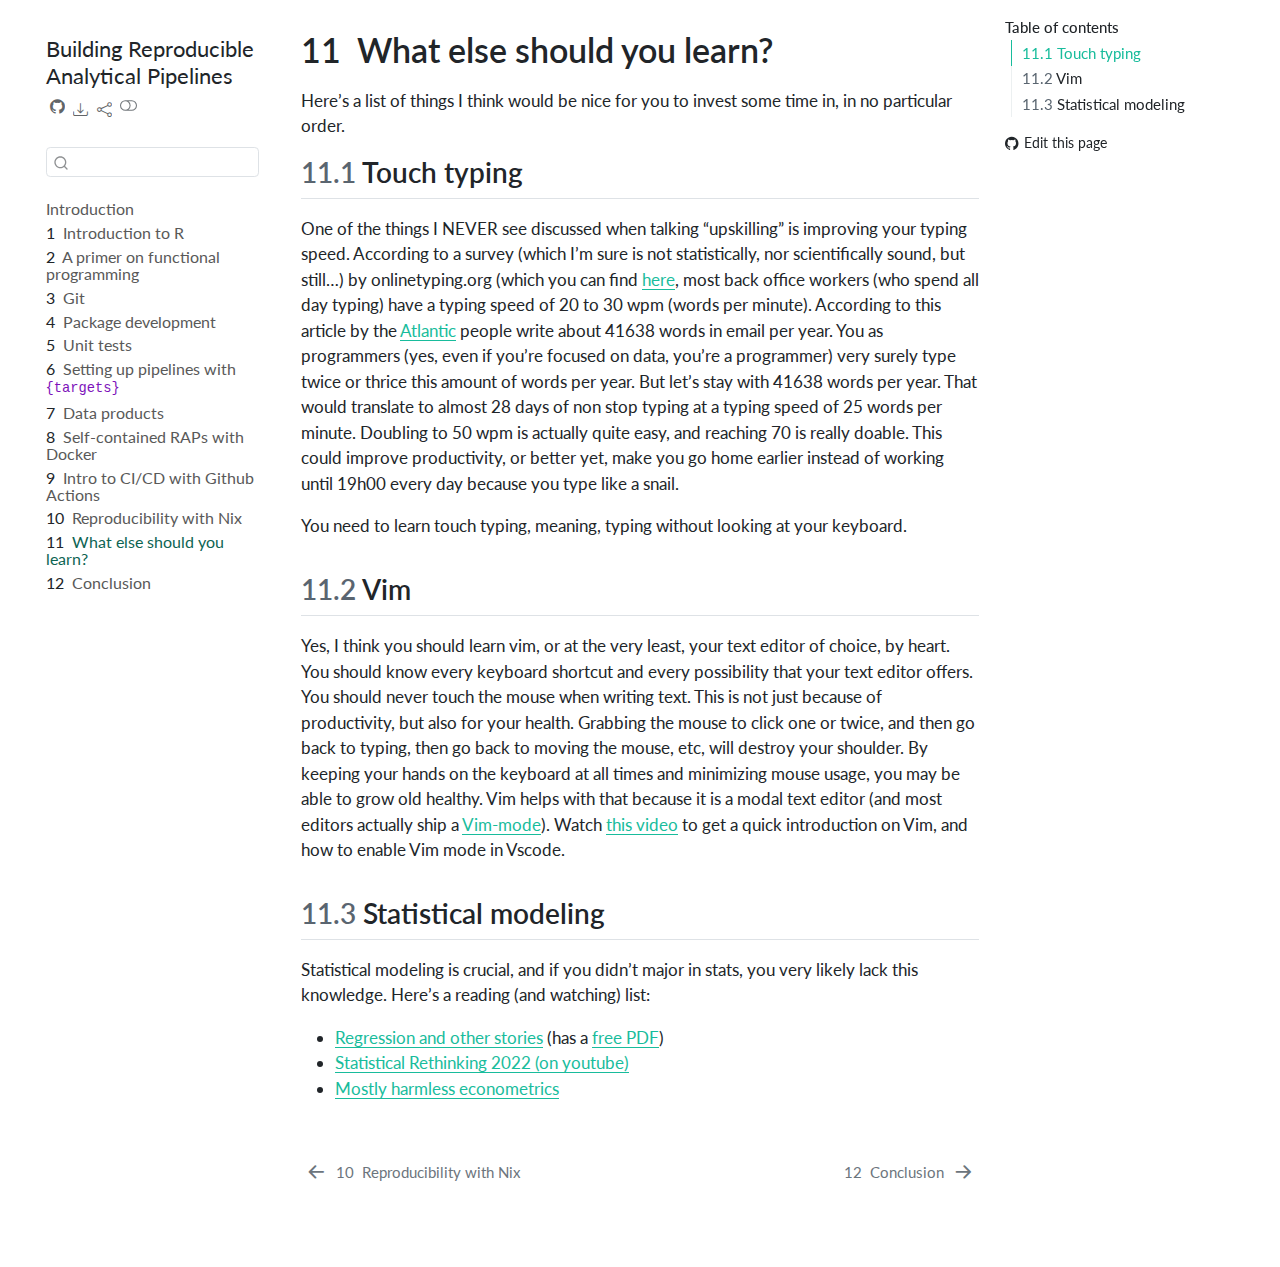
<file: 12-what-else.html>
<!DOCTYPE html>
<html xmlns="http://www.w3.org/1999/xhtml" lang="en" xml:lang="en"><head>

<meta charset="utf-8">
<meta name="generator" content="quarto-1.4.554">

<meta name="viewport" content="width=device-width, initial-scale=1.0, user-scalable=yes">


<title>Building Reproducible Analytical Pipelines - 11&nbsp; What else should you learn?</title>
<style>
code{white-space: pre-wrap;}
span.smallcaps{font-variant: small-caps;}
div.columns{display: flex; gap: min(4vw, 1.5em);}
div.column{flex: auto; overflow-x: auto;}
div.hanging-indent{margin-left: 1.5em; text-indent: -1.5em;}
ul.task-list{list-style: none;}
ul.task-list li input[type="checkbox"] {
  width: 0.8em;
  margin: 0 0.8em 0.2em -1em; /* quarto-specific, see https://github.com/quarto-dev/quarto-cli/issues/4556 */ 
  vertical-align: middle;
}
</style>


<script src="site_libs/quarto-nav/quarto-nav.js"></script>
<script src="site_libs/quarto-nav/headroom.min.js"></script>
<script src="site_libs/clipboard/clipboard.min.js"></script>
<script src="site_libs/quarto-search/autocomplete.umd.js"></script>
<script src="site_libs/quarto-search/fuse.min.js"></script>
<script src="site_libs/quarto-search/quarto-search.js"></script>
<meta name="quarto:offset" content="./">
<link href="./13-conclusion.html" rel="next">
<link href="./11-nix.html" rel="prev">
<script src="site_libs/quarto-html/quarto.js"></script>
<script src="site_libs/quarto-html/popper.min.js"></script>
<script src="site_libs/quarto-html/tippy.umd.min.js"></script>
<script src="site_libs/quarto-html/anchor.min.js"></script>
<link href="site_libs/quarto-html/tippy.css" rel="stylesheet">
<link href="site_libs/quarto-html/quarto-syntax-highlighting.css" rel="stylesheet" class="quarto-color-scheme" id="quarto-text-highlighting-styles">
<link href="site_libs/quarto-html/quarto-syntax-highlighting-dark.css" rel="prefetch" class="quarto-color-scheme quarto-color-alternate" id="quarto-text-highlighting-styles">
<script src="site_libs/bootstrap/bootstrap.min.js"></script>
<link href="site_libs/bootstrap/bootstrap-icons.css" rel="stylesheet">
<link href="site_libs/bootstrap/bootstrap.min.css" rel="stylesheet" class="quarto-color-scheme" id="quarto-bootstrap" data-mode="light">
<link href="site_libs/bootstrap/bootstrap-dark.min.css" rel="prefetch" class="quarto-color-scheme quarto-color-alternate" id="quarto-bootstrap" data-mode="dark">
<script id="quarto-search-options" type="application/json">{
  "location": "sidebar",
  "copy-button": false,
  "collapse-after": 3,
  "panel-placement": "start",
  "type": "textbox",
  "limit": 50,
  "keyboard-shortcut": [
    "f",
    "/",
    "s"
  ],
  "show-item-context": false,
  "language": {
    "search-no-results-text": "No results",
    "search-matching-documents-text": "matching documents",
    "search-copy-link-title": "Copy link to search",
    "search-hide-matches-text": "Hide additional matches",
    "search-more-match-text": "more match in this document",
    "search-more-matches-text": "more matches in this document",
    "search-clear-button-title": "Clear",
    "search-text-placeholder": "",
    "search-detached-cancel-button-title": "Cancel",
    "search-submit-button-title": "Submit",
    "search-label": "Search"
  }
}</script>
<link rel="shortcut icon" href="img/favicon.ico">


<link rel="stylesheet" href="epub.css">
</head>

<body class="nav-sidebar floating">

<div id="quarto-search-results"></div>
  <header id="quarto-header" class="headroom fixed-top">
  <nav class="quarto-secondary-nav">
    <div class="container-fluid d-flex">
      <button type="button" class="quarto-btn-toggle btn" data-bs-toggle="collapse" data-bs-target=".quarto-sidebar-collapse-item" aria-controls="quarto-sidebar" aria-expanded="false" aria-label="Toggle sidebar navigation" onclick="if (window.quartoToggleHeadroom) { window.quartoToggleHeadroom(); }">
        <i class="bi bi-layout-text-sidebar-reverse"></i>
      </button>
        <nav class="quarto-page-breadcrumbs" aria-label="breadcrumb"><ol class="breadcrumb"><li class="breadcrumb-item"><a href="./12-what-else.html"><span class="chapter-number">11</span>&nbsp; <span class="chapter-title">What else should you learn?</span></a></li></ol></nav>
        <a class="flex-grow-1" role="button" data-bs-toggle="collapse" data-bs-target=".quarto-sidebar-collapse-item" aria-controls="quarto-sidebar" aria-expanded="false" aria-label="Toggle sidebar navigation" onclick="if (window.quartoToggleHeadroom) { window.quartoToggleHeadroom(); }">      
        </a>
      <button type="button" class="btn quarto-search-button" aria-label="" onclick="window.quartoOpenSearch();">
        <i class="bi bi-search"></i>
      </button>
    </div>
  </nav>
</header>
<!-- content -->
<div id="quarto-content" class="quarto-container page-columns page-rows-contents page-layout-article">
<!-- sidebar -->
  <nav id="quarto-sidebar" class="sidebar collapse collapse-horizontal quarto-sidebar-collapse-item sidebar-navigation floating overflow-auto">
    <div class="pt-lg-2 mt-2 text-left sidebar-header">
    <div class="sidebar-title mb-0 py-0">
      <a href="./">Building Reproducible Analytical Pipelines</a> 
        <div class="sidebar-tools-main tools-wide">
    <a href="https://github.com/b-rodrigues/rap4mads_2023" title="Source Code" class="quarto-navigation-tool px-1" aria-label="Source Code"><i class="bi bi-github"></i></a>
    <div class="dropdown">
      <a href="" title="Download" id="quarto-navigation-tool-dropdown-0" class="quarto-navigation-tool dropdown-toggle px-1" data-bs-toggle="dropdown" aria-expanded="false" aria-label="Download"><i class="bi bi-download"></i></a>
      <ul class="dropdown-menu" aria-labelledby="quarto-navigation-tool-dropdown-0">
          <li>
            <a class="dropdown-item sidebar-tools-main-item" href="./Building-Reproducible-Analytical-Pipelines.pdf">
              <i class="bi bi-bi-file-pdf pe-1"></i>
            Download PDF
            </a>
          </li>
          <li>
            <a class="dropdown-item sidebar-tools-main-item" href="./Building-Reproducible-Analytical-Pipelines.epub">
              <i class="bi bi-bi-journal pe-1"></i>
            Download ePub
            </a>
          </li>
      </ul>
    </div>
    <div class="dropdown">
      <a href="" title="Share" id="quarto-navigation-tool-dropdown-1" class="quarto-navigation-tool dropdown-toggle px-1" data-bs-toggle="dropdown" aria-expanded="false" aria-label="Share"><i class="bi bi-share"></i></a>
      <ul class="dropdown-menu" aria-labelledby="quarto-navigation-tool-dropdown-1">
          <li>
            <a class="dropdown-item sidebar-tools-main-item" href="https://twitter.com/intent/tweet?url=|url|">
              <i class="bi bi-bi-twitter pe-1"></i>
            Twitter
            </a>
          </li>
          <li>
            <a class="dropdown-item sidebar-tools-main-item" href="https://www.facebook.com/sharer/sharer.php?u=|url|">
              <i class="bi bi-bi-facebook pe-1"></i>
            Facebook
            </a>
          </li>
      </ul>
    </div>
  <a href="" class="quarto-color-scheme-toggle quarto-navigation-tool  px-1" onclick="window.quartoToggleColorScheme(); return false;" title="Toggle dark mode"><i class="bi"></i></a>
</div>
    </div>
      </div>
        <div class="mt-2 flex-shrink-0 align-items-center">
        <div class="sidebar-search">
        <div id="quarto-search" class="" title="Search"></div>
        </div>
        </div>
    <div class="sidebar-menu-container"> 
    <ul class="list-unstyled mt-1">
        <li class="sidebar-item">
  <div class="sidebar-item-container"> 
  <a href="./index.html" class="sidebar-item-text sidebar-link">
 <span class="menu-text">Introduction</span></a>
  </div>
</li>
        <li class="sidebar-item">
  <div class="sidebar-item-container"> 
  <a href="./02-intro_R.html" class="sidebar-item-text sidebar-link">
 <span class="menu-text"><span class="chapter-number">1</span>&nbsp; <span class="chapter-title">Introduction to R</span></span></a>
  </div>
</li>
        <li class="sidebar-item">
  <div class="sidebar-item-container"> 
  <a href="./03-functional-programming.html" class="sidebar-item-text sidebar-link">
 <span class="menu-text"><span class="chapter-number">2</span>&nbsp; <span class="chapter-title">A primer on functional programming</span></span></a>
  </div>
</li>
        <li class="sidebar-item">
  <div class="sidebar-item-container"> 
  <a href="./04-git.html" class="sidebar-item-text sidebar-link">
 <span class="menu-text"><span class="chapter-number">3</span>&nbsp; <span class="chapter-title">Git</span></span></a>
  </div>
</li>
        <li class="sidebar-item">
  <div class="sidebar-item-container"> 
  <a href="./05-package-dev.html" class="sidebar-item-text sidebar-link">
 <span class="menu-text"><span class="chapter-number">4</span>&nbsp; <span class="chapter-title">Package development</span></span></a>
  </div>
</li>
        <li class="sidebar-item">
  <div class="sidebar-item-container"> 
  <a href="./06-unit-tests.html" class="sidebar-item-text sidebar-link">
 <span class="menu-text"><span class="chapter-number">5</span>&nbsp; <span class="chapter-title">Unit tests</span></span></a>
  </div>
</li>
        <li class="sidebar-item">
  <div class="sidebar-item-container"> 
  <a href="./07-targets.html" class="sidebar-item-text sidebar-link">
 <span class="menu-text"><span class="chapter-number">6</span>&nbsp; <span class="chapter-title">Setting up pipelines with <code>{targets}</code></span></span></a>
  </div>
</li>
        <li class="sidebar-item">
  <div class="sidebar-item-container"> 
  <a href="./08-products.html" class="sidebar-item-text sidebar-link">
 <span class="menu-text"><span class="chapter-number">7</span>&nbsp; <span class="chapter-title">Data products</span></span></a>
  </div>
</li>
        <li class="sidebar-item">
  <div class="sidebar-item-container"> 
  <a href="./09-docker.html" class="sidebar-item-text sidebar-link">
 <span class="menu-text"><span class="chapter-number">8</span>&nbsp; <span class="chapter-title">Self-contained RAPs with Docker</span></span></a>
  </div>
</li>
        <li class="sidebar-item">
  <div class="sidebar-item-container"> 
  <a href="./10-github_actions.html" class="sidebar-item-text sidebar-link">
 <span class="menu-text"><span class="chapter-number">9</span>&nbsp; <span class="chapter-title">Intro to CI/CD with Github Actions</span></span></a>
  </div>
</li>
        <li class="sidebar-item">
  <div class="sidebar-item-container"> 
  <a href="./11-nix.html" class="sidebar-item-text sidebar-link">
 <span class="menu-text"><span class="chapter-number">10</span>&nbsp; <span class="chapter-title">Reproducibility with Nix</span></span></a>
  </div>
</li>
        <li class="sidebar-item">
  <div class="sidebar-item-container"> 
  <a href="./12-what-else.html" class="sidebar-item-text sidebar-link active">
 <span class="menu-text"><span class="chapter-number">11</span>&nbsp; <span class="chapter-title">What else should you learn?</span></span></a>
  </div>
</li>
        <li class="sidebar-item">
  <div class="sidebar-item-container"> 
  <a href="./13-conclusion.html" class="sidebar-item-text sidebar-link">
 <span class="menu-text"><span class="chapter-number">12</span>&nbsp; <span class="chapter-title">Conclusion</span></span></a>
  </div>
</li>
    </ul>
    </div>
</nav>
<div id="quarto-sidebar-glass" class="quarto-sidebar-collapse-item" data-bs-toggle="collapse" data-bs-target=".quarto-sidebar-collapse-item"></div>
<!-- margin-sidebar -->
    <div id="quarto-margin-sidebar" class="sidebar margin-sidebar">
        <nav id="TOC" role="doc-toc" class="toc-active">
    <h2 id="toc-title">Table of contents</h2>
   
  <ul>
  <li><a href="#touch-typing" id="toc-touch-typing" class="nav-link active" data-scroll-target="#touch-typing"><span class="header-section-number">11.1</span> Touch typing</a></li>
  <li><a href="#vim" id="toc-vim" class="nav-link" data-scroll-target="#vim"><span class="header-section-number">11.2</span> Vim</a></li>
  <li><a href="#statistical-modeling" id="toc-statistical-modeling" class="nav-link" data-scroll-target="#statistical-modeling"><span class="header-section-number">11.3</span> Statistical modeling</a></li>
  </ul>
<div class="toc-actions"><ul><li><a href="https://github.com/b-rodrigues/rap4mads_2023/edit/main/12-what-else.qmd" class="toc-action"><i class="bi bi-github"></i>Edit this page</a></li></ul></div></nav>
    </div>
<!-- main -->
<main class="content" id="quarto-document-content">

<header id="title-block-header" class="quarto-title-block default">
<div class="quarto-title">
<h1 class="title"><span class="chapter-number">11</span>&nbsp; <span class="chapter-title">What else should you learn?</span></h1>
</div>



<div class="quarto-title-meta">

    
  
    
  </div>
  


</header>


<p>Here’s a list of things I think would be nice for you to invest some time in, in no particular order.</p>
<section id="touch-typing" class="level2" data-number="11.1">
<h2 data-number="11.1" class="anchored" data-anchor-id="touch-typing"><span class="header-section-number">11.1</span> Touch typing</h2>
<p>One of the things I NEVER see discussed when talking “upskilling” is improving your typing speed. According to a survey (which I’m sure is not statistically, nor scientifically sound, but still…) by onlinetyping.org (which you can find <a href="https://onlinetyping.org/blog/average-typing-speed.php#office-workers">here</a>, most back office workers (who spend all day typing) have a typing speed of 20 to 30 wpm (words per minute). According to this article by the <a href="https://www.theatlantic.com/technology/archive/2013/01/you-probably-write-a-novels-worth-of-email-every-year/266942/">Atlantic</a> people write about 41638 words in email per year. You as programmers (yes, even if you’re focused on data, you’re a programmer) very surely type twice or thrice this amount of words per year. But let’s stay with 41638 words per year. That would translate to almost 28 days of non stop typing at a typing speed of 25 words per minute. Doubling to 50 wpm is actually quite easy, and reaching 70 is really doable. This could improve productivity, or better yet, make you go home earlier instead of working until 19h00 every day because you type like a snail.</p>
<p>You need to learn touch typing, meaning, typing without looking at your keyboard.</p>
</section>
<section id="vim" class="level2" data-number="11.2">
<h2 data-number="11.2" class="anchored" data-anchor-id="vim"><span class="header-section-number">11.2</span> Vim</h2>
<p>Yes, I think you should learn vim, or at the very least, your text editor of choice, by heart. You should know every keyboard shortcut and every possibility that your text editor offers. You should never touch the mouse when writing text. This is not just because of productivity, but also for your health. Grabbing the mouse to click one or twice, and then go back to typing, then go back to moving the mouse, etc, will destroy your shoulder. By keeping your hands on the keyboard at all times and minimizing mouse usage, you may be able to grow old healthy. Vim helps with that because it is a modal text editor (and most editors actually ship a <a href="https://marketplace.visualstudio.com/items?itemName=vscodevim.vim">Vim-mode</a>). Watch <a href="https://www.youtube.com/watch?v=-txKSRn0qeA">this video</a> to get a quick introduction on Vim, and how to enable Vim mode in Vscode.</p>
</section>
<section id="statistical-modeling" class="level2" data-number="11.3">
<h2 data-number="11.3" class="anchored" data-anchor-id="statistical-modeling"><span class="header-section-number">11.3</span> Statistical modeling</h2>
<p>Statistical modeling is crucial, and if you didn’t major in stats, you very likely lack this knowledge. Here’s a reading (and watching) list:</p>
<ul>
<li><a href="https://avehtari.github.io/ROS-Examples/">Regression and other stories</a> (has a <a href="https://users.aalto.fi/~ave/ROS.pdf">free PDF</a>)</li>
<li><a href="https://www.youtube.com/watch?v=BYUykHScxj8&amp;list=PLDcUM9US4XdMROZ57-OIRtIK0aOynbgZN">Statistical Rethinking 2022 (on youtube)</a></li>
<li><a href="https://press.princeton.edu/books/paperback/9780691120355/mostly-harmless-econometrics">Mostly harmless econometrics</a></li>
</ul>


</section>

</main> <!-- /main -->
<script id="quarto-html-after-body" type="application/javascript">
window.document.addEventListener("DOMContentLoaded", function (event) {
  const toggleBodyColorMode = (bsSheetEl) => {
    const mode = bsSheetEl.getAttribute("data-mode");
    const bodyEl = window.document.querySelector("body");
    if (mode === "dark") {
      bodyEl.classList.add("quarto-dark");
      bodyEl.classList.remove("quarto-light");
    } else {
      bodyEl.classList.add("quarto-light");
      bodyEl.classList.remove("quarto-dark");
    }
  }
  const toggleBodyColorPrimary = () => {
    const bsSheetEl = window.document.querySelector("link#quarto-bootstrap");
    if (bsSheetEl) {
      toggleBodyColorMode(bsSheetEl);
    }
  }
  toggleBodyColorPrimary();  
  const disableStylesheet = (stylesheets) => {
    for (let i=0; i < stylesheets.length; i++) {
      const stylesheet = stylesheets[i];
      stylesheet.rel = 'prefetch';
    }
  }
  const enableStylesheet = (stylesheets) => {
    for (let i=0; i < stylesheets.length; i++) {
      const stylesheet = stylesheets[i];
      stylesheet.rel = 'stylesheet';
    }
  }
  const manageTransitions = (selector, allowTransitions) => {
    const els = window.document.querySelectorAll(selector);
    for (let i=0; i < els.length; i++) {
      const el = els[i];
      if (allowTransitions) {
        el.classList.remove('notransition');
      } else {
        el.classList.add('notransition');
      }
    }
  }
  const toggleGiscusIfUsed = (isAlternate, darkModeDefault) => {
    const baseTheme = document.querySelector('#giscus-base-theme')?.value ?? 'light';
    const alternateTheme = document.querySelector('#giscus-alt-theme')?.value ?? 'dark';
    let newTheme = '';
    if(darkModeDefault) {
      newTheme = isAlternate ? baseTheme : alternateTheme;
    } else {
      newTheme = isAlternate ? alternateTheme : baseTheme;
    }
    const changeGiscusTheme = () => {
      // From: https://github.com/giscus/giscus/issues/336
      const sendMessage = (message) => {
        const iframe = document.querySelector('iframe.giscus-frame');
        if (!iframe) return;
        iframe.contentWindow.postMessage({ giscus: message }, 'https://giscus.app');
      }
      sendMessage({
        setConfig: {
          theme: newTheme
        }
      });
    }
    const isGiscussLoaded = window.document.querySelector('iframe.giscus-frame') !== null;
    if (isGiscussLoaded) {
      changeGiscusTheme();
    }
  }
  const toggleColorMode = (alternate) => {
    // Switch the stylesheets
    const alternateStylesheets = window.document.querySelectorAll('link.quarto-color-scheme.quarto-color-alternate');
    manageTransitions('#quarto-margin-sidebar .nav-link', false);
    if (alternate) {
      enableStylesheet(alternateStylesheets);
      for (const sheetNode of alternateStylesheets) {
        if (sheetNode.id === "quarto-bootstrap") {
          toggleBodyColorMode(sheetNode);
        }
      }
    } else {
      disableStylesheet(alternateStylesheets);
      toggleBodyColorPrimary();
    }
    manageTransitions('#quarto-margin-sidebar .nav-link', true);
    // Switch the toggles
    const toggles = window.document.querySelectorAll('.quarto-color-scheme-toggle');
    for (let i=0; i < toggles.length; i++) {
      const toggle = toggles[i];
      if (toggle) {
        if (alternate) {
          toggle.classList.add("alternate");     
        } else {
          toggle.classList.remove("alternate");
        }
      }
    }
    // Hack to workaround the fact that safari doesn't
    // properly recolor the scrollbar when toggling (#1455)
    if (navigator.userAgent.indexOf('Safari') > 0 && navigator.userAgent.indexOf('Chrome') == -1) {
      manageTransitions("body", false);
      window.scrollTo(0, 1);
      setTimeout(() => {
        window.scrollTo(0, 0);
        manageTransitions("body", true);
      }, 40);  
    }
  }
  const isFileUrl = () => { 
    return window.location.protocol === 'file:';
  }
  const hasAlternateSentinel = () => {  
    let styleSentinel = getColorSchemeSentinel();
    if (styleSentinel !== null) {
      return styleSentinel === "alternate";
    } else {
      return false;
    }
  }
  const setStyleSentinel = (alternate) => {
    const value = alternate ? "alternate" : "default";
    if (!isFileUrl()) {
      window.localStorage.setItem("quarto-color-scheme", value);
    } else {
      localAlternateSentinel = value;
    }
  }
  const getColorSchemeSentinel = () => {
    if (!isFileUrl()) {
      const storageValue = window.localStorage.getItem("quarto-color-scheme");
      return storageValue != null ? storageValue : localAlternateSentinel;
    } else {
      return localAlternateSentinel;
    }
  }
  const darkModeDefault = false;
  let localAlternateSentinel = darkModeDefault ? 'alternate' : 'default';
  // Dark / light mode switch
  window.quartoToggleColorScheme = () => {
    // Read the current dark / light value 
    let toAlternate = !hasAlternateSentinel();
    toggleColorMode(toAlternate);
    setStyleSentinel(toAlternate);
    toggleGiscusIfUsed(toAlternate, darkModeDefault);
  };
  // Ensure there is a toggle, if there isn't float one in the top right
  if (window.document.querySelector('.quarto-color-scheme-toggle') === null) {
    const a = window.document.createElement('a');
    a.classList.add('top-right');
    a.classList.add('quarto-color-scheme-toggle');
    a.href = "";
    a.onclick = function() { try { window.quartoToggleColorScheme(); } catch {} return false; };
    const i = window.document.createElement("i");
    i.classList.add('bi');
    a.appendChild(i);
    window.document.body.appendChild(a);
  }
  // Switch to dark mode if need be
  if (hasAlternateSentinel()) {
    toggleColorMode(true);
  } else {
    toggleColorMode(false);
  }
  const icon = "";
  const anchorJS = new window.AnchorJS();
  anchorJS.options = {
    placement: 'right',
    icon: icon
  };
  anchorJS.add('.anchored');
  const isCodeAnnotation = (el) => {
    for (const clz of el.classList) {
      if (clz.startsWith('code-annotation-')) {                     
        return true;
      }
    }
    return false;
  }
  const clipboard = new window.ClipboardJS('.code-copy-button', {
    text: function(trigger) {
      const codeEl = trigger.previousElementSibling.cloneNode(true);
      for (const childEl of codeEl.children) {
        if (isCodeAnnotation(childEl)) {
          childEl.remove();
        }
      }
      return codeEl.innerText;
    }
  });
  clipboard.on('success', function(e) {
    // button target
    const button = e.trigger;
    // don't keep focus
    button.blur();
    // flash "checked"
    button.classList.add('code-copy-button-checked');
    var currentTitle = button.getAttribute("title");
    button.setAttribute("title", "Copied!");
    let tooltip;
    if (window.bootstrap) {
      button.setAttribute("data-bs-toggle", "tooltip");
      button.setAttribute("data-bs-placement", "left");
      button.setAttribute("data-bs-title", "Copied!");
      tooltip = new bootstrap.Tooltip(button, 
        { trigger: "manual", 
          customClass: "code-copy-button-tooltip",
          offset: [0, -8]});
      tooltip.show();    
    }
    setTimeout(function() {
      if (tooltip) {
        tooltip.hide();
        button.removeAttribute("data-bs-title");
        button.removeAttribute("data-bs-toggle");
        button.removeAttribute("data-bs-placement");
      }
      button.setAttribute("title", currentTitle);
      button.classList.remove('code-copy-button-checked');
    }, 1000);
    // clear code selection
    e.clearSelection();
  });
    var localhostRegex = new RegExp(/^(?:http|https):\/\/localhost\:?[0-9]*\//);
    var mailtoRegex = new RegExp(/^mailto:/);
      var filterRegex = new RegExp('/' + window.location.host + '/');
    var isInternal = (href) => {
        return filterRegex.test(href) || localhostRegex.test(href) || mailtoRegex.test(href);
    }
    // Inspect non-navigation links and adorn them if external
 	var links = window.document.querySelectorAll('a[href]:not(.nav-link):not(.navbar-brand):not(.toc-action):not(.sidebar-link):not(.sidebar-item-toggle):not(.pagination-link):not(.no-external):not([aria-hidden]):not(.dropdown-item):not(.quarto-navigation-tool)');
    for (var i=0; i<links.length; i++) {
      const link = links[i];
      if (!isInternal(link.href)) {
        // undo the damage that might have been done by quarto-nav.js in the case of
        // links that we want to consider external
        if (link.dataset.originalHref !== undefined) {
          link.href = link.dataset.originalHref;
        }
      }
    }
  function tippyHover(el, contentFn, onTriggerFn, onUntriggerFn) {
    const config = {
      allowHTML: true,
      maxWidth: 500,
      delay: 100,
      arrow: false,
      appendTo: function(el) {
          return el.parentElement;
      },
      interactive: true,
      interactiveBorder: 10,
      theme: 'quarto',
      placement: 'bottom-start',
    };
    if (contentFn) {
      config.content = contentFn;
    }
    if (onTriggerFn) {
      config.onTrigger = onTriggerFn;
    }
    if (onUntriggerFn) {
      config.onUntrigger = onUntriggerFn;
    }
    window.tippy(el, config); 
  }
  const noterefs = window.document.querySelectorAll('a[role="doc-noteref"]');
  for (var i=0; i<noterefs.length; i++) {
    const ref = noterefs[i];
    tippyHover(ref, function() {
      // use id or data attribute instead here
      let href = ref.getAttribute('data-footnote-href') || ref.getAttribute('href');
      try { href = new URL(href).hash; } catch {}
      const id = href.replace(/^#\/?/, "");
      const note = window.document.getElementById(id);
      if (note) {
        return note.innerHTML;
      } else {
        return "";
      }
    });
  }
  const xrefs = window.document.querySelectorAll('a.quarto-xref');
  const processXRef = (id, note) => {
    // Strip column container classes
    const stripColumnClz = (el) => {
      el.classList.remove("page-full", "page-columns");
      if (el.children) {
        for (const child of el.children) {
          stripColumnClz(child);
        }
      }
    }
    stripColumnClz(note)
    if (id === null || id.startsWith('sec-')) {
      // Special case sections, only their first couple elements
      const container = document.createElement("div");
      if (note.children && note.children.length > 2) {
        container.appendChild(note.children[0].cloneNode(true));
        for (let i = 1; i < note.children.length; i++) {
          const child = note.children[i];
          if (child.tagName === "P" && child.innerText === "") {
            continue;
          } else {
            container.appendChild(child.cloneNode(true));
            break;
          }
        }
        if (window.Quarto?.typesetMath) {
          window.Quarto.typesetMath(container);
        }
        return container.innerHTML
      } else {
        if (window.Quarto?.typesetMath) {
          window.Quarto.typesetMath(note);
        }
        return note.innerHTML;
      }
    } else {
      // Remove any anchor links if they are present
      const anchorLink = note.querySelector('a.anchorjs-link');
      if (anchorLink) {
        anchorLink.remove();
      }
      if (window.Quarto?.typesetMath) {
        window.Quarto.typesetMath(note);
      }
      // TODO in 1.5, we should make sure this works without a callout special case
      if (note.classList.contains("callout")) {
        return note.outerHTML;
      } else {
        return note.innerHTML;
      }
    }
  }
  for (var i=0; i<xrefs.length; i++) {
    const xref = xrefs[i];
    tippyHover(xref, undefined, function(instance) {
      instance.disable();
      let url = xref.getAttribute('href');
      let hash = undefined; 
      if (url.startsWith('#')) {
        hash = url;
      } else {
        try { hash = new URL(url).hash; } catch {}
      }
      if (hash) {
        const id = hash.replace(/^#\/?/, "");
        const note = window.document.getElementById(id);
        if (note !== null) {
          try {
            const html = processXRef(id, note.cloneNode(true));
            instance.setContent(html);
          } finally {
            instance.enable();
            instance.show();
          }
        } else {
          // See if we can fetch this
          fetch(url.split('#')[0])
          .then(res => res.text())
          .then(html => {
            const parser = new DOMParser();
            const htmlDoc = parser.parseFromString(html, "text/html");
            const note = htmlDoc.getElementById(id);
            if (note !== null) {
              const html = processXRef(id, note);
              instance.setContent(html);
            } 
          }).finally(() => {
            instance.enable();
            instance.show();
          });
        }
      } else {
        // See if we can fetch a full url (with no hash to target)
        // This is a special case and we should probably do some content thinning / targeting
        fetch(url)
        .then(res => res.text())
        .then(html => {
          const parser = new DOMParser();
          const htmlDoc = parser.parseFromString(html, "text/html");
          const note = htmlDoc.querySelector('main.content');
          if (note !== null) {
            // This should only happen for chapter cross references
            // (since there is no id in the URL)
            // remove the first header
            if (note.children.length > 0 && note.children[0].tagName === "HEADER") {
              note.children[0].remove();
            }
            const html = processXRef(null, note);
            instance.setContent(html);
          } 
        }).finally(() => {
          instance.enable();
          instance.show();
        });
      }
    }, function(instance) {
    });
  }
      let selectedAnnoteEl;
      const selectorForAnnotation = ( cell, annotation) => {
        let cellAttr = 'data-code-cell="' + cell + '"';
        let lineAttr = 'data-code-annotation="' +  annotation + '"';
        const selector = 'span[' + cellAttr + '][' + lineAttr + ']';
        return selector;
      }
      const selectCodeLines = (annoteEl) => {
        const doc = window.document;
        const targetCell = annoteEl.getAttribute("data-target-cell");
        const targetAnnotation = annoteEl.getAttribute("data-target-annotation");
        const annoteSpan = window.document.querySelector(selectorForAnnotation(targetCell, targetAnnotation));
        const lines = annoteSpan.getAttribute("data-code-lines").split(",");
        const lineIds = lines.map((line) => {
          return targetCell + "-" + line;
        })
        let top = null;
        let height = null;
        let parent = null;
        if (lineIds.length > 0) {
            //compute the position of the single el (top and bottom and make a div)
            const el = window.document.getElementById(lineIds[0]);
            top = el.offsetTop;
            height = el.offsetHeight;
            parent = el.parentElement.parentElement;
          if (lineIds.length > 1) {
            const lastEl = window.document.getElementById(lineIds[lineIds.length - 1]);
            const bottom = lastEl.offsetTop + lastEl.offsetHeight;
            height = bottom - top;
          }
          if (top !== null && height !== null && parent !== null) {
            // cook up a div (if necessary) and position it 
            let div = window.document.getElementById("code-annotation-line-highlight");
            if (div === null) {
              div = window.document.createElement("div");
              div.setAttribute("id", "code-annotation-line-highlight");
              div.style.position = 'absolute';
              parent.appendChild(div);
            }
            div.style.top = top - 2 + "px";
            div.style.height = height + 4 + "px";
            div.style.left = 0;
            let gutterDiv = window.document.getElementById("code-annotation-line-highlight-gutter");
            if (gutterDiv === null) {
              gutterDiv = window.document.createElement("div");
              gutterDiv.setAttribute("id", "code-annotation-line-highlight-gutter");
              gutterDiv.style.position = 'absolute';
              const codeCell = window.document.getElementById(targetCell);
              const gutter = codeCell.querySelector('.code-annotation-gutter');
              gutter.appendChild(gutterDiv);
            }
            gutterDiv.style.top = top - 2 + "px";
            gutterDiv.style.height = height + 4 + "px";
          }
          selectedAnnoteEl = annoteEl;
        }
      };
      const unselectCodeLines = () => {
        const elementsIds = ["code-annotation-line-highlight", "code-annotation-line-highlight-gutter"];
        elementsIds.forEach((elId) => {
          const div = window.document.getElementById(elId);
          if (div) {
            div.remove();
          }
        });
        selectedAnnoteEl = undefined;
      };
        // Handle positioning of the toggle
    window.addEventListener(
      "resize",
      throttle(() => {
        elRect = undefined;
        if (selectedAnnoteEl) {
          selectCodeLines(selectedAnnoteEl);
        }
      }, 10)
    );
    function throttle(fn, ms) {
    let throttle = false;
    let timer;
      return (...args) => {
        if(!throttle) { // first call gets through
            fn.apply(this, args);
            throttle = true;
        } else { // all the others get throttled
            if(timer) clearTimeout(timer); // cancel #2
            timer = setTimeout(() => {
              fn.apply(this, args);
              timer = throttle = false;
            }, ms);
        }
      };
    }
      // Attach click handler to the DT
      const annoteDls = window.document.querySelectorAll('dt[data-target-cell]');
      for (const annoteDlNode of annoteDls) {
        annoteDlNode.addEventListener('click', (event) => {
          const clickedEl = event.target;
          if (clickedEl !== selectedAnnoteEl) {
            unselectCodeLines();
            const activeEl = window.document.querySelector('dt[data-target-cell].code-annotation-active');
            if (activeEl) {
              activeEl.classList.remove('code-annotation-active');
            }
            selectCodeLines(clickedEl);
            clickedEl.classList.add('code-annotation-active');
          } else {
            // Unselect the line
            unselectCodeLines();
            clickedEl.classList.remove('code-annotation-active');
          }
        });
      }
  const findCites = (el) => {
    const parentEl = el.parentElement;
    if (parentEl) {
      const cites = parentEl.dataset.cites;
      if (cites) {
        return {
          el,
          cites: cites.split(' ')
        };
      } else {
        return findCites(el.parentElement)
      }
    } else {
      return undefined;
    }
  };
  var bibliorefs = window.document.querySelectorAll('a[role="doc-biblioref"]');
  for (var i=0; i<bibliorefs.length; i++) {
    const ref = bibliorefs[i];
    const citeInfo = findCites(ref);
    if (citeInfo) {
      tippyHover(citeInfo.el, function() {
        var popup = window.document.createElement('div');
        citeInfo.cites.forEach(function(cite) {
          var citeDiv = window.document.createElement('div');
          citeDiv.classList.add('hanging-indent');
          citeDiv.classList.add('csl-entry');
          var biblioDiv = window.document.getElementById('ref-' + cite);
          if (biblioDiv) {
            citeDiv.innerHTML = biblioDiv.innerHTML;
          }
          popup.appendChild(citeDiv);
        });
        return popup.innerHTML;
      });
    }
  }
});
</script>
<nav class="page-navigation">
  <div class="nav-page nav-page-previous">
      <a href="./11-nix.html" class="pagination-link" aria-label="Reproducibility with Nix">
        <i class="bi bi-arrow-left-short"></i> <span class="nav-page-text"><span class="chapter-number">10</span>&nbsp; <span class="chapter-title">Reproducibility with Nix</span></span>
      </a>          
  </div>
  <div class="nav-page nav-page-next">
      <a href="./13-conclusion.html" class="pagination-link" aria-label="Conclusion">
        <span class="nav-page-text"><span class="chapter-number">12</span>&nbsp; <span class="chapter-title">Conclusion</span></span> <i class="bi bi-arrow-right-short"></i>
      </a>
  </div>
</nav>
</div> <!-- /content -->




<footer class="footer"><div class="nav-footer"><div class="nav-footer-center"><div class="toc-actions d-sm-block d-md-none"><ul><li><a href="https://github.com/b-rodrigues/rap4mads_2023/edit/main/12-what-else.qmd" class="toc-action"><i class="bi bi-github"></i>Edit this page</a></li></ul></div></div></div></footer></body></html>
</file>
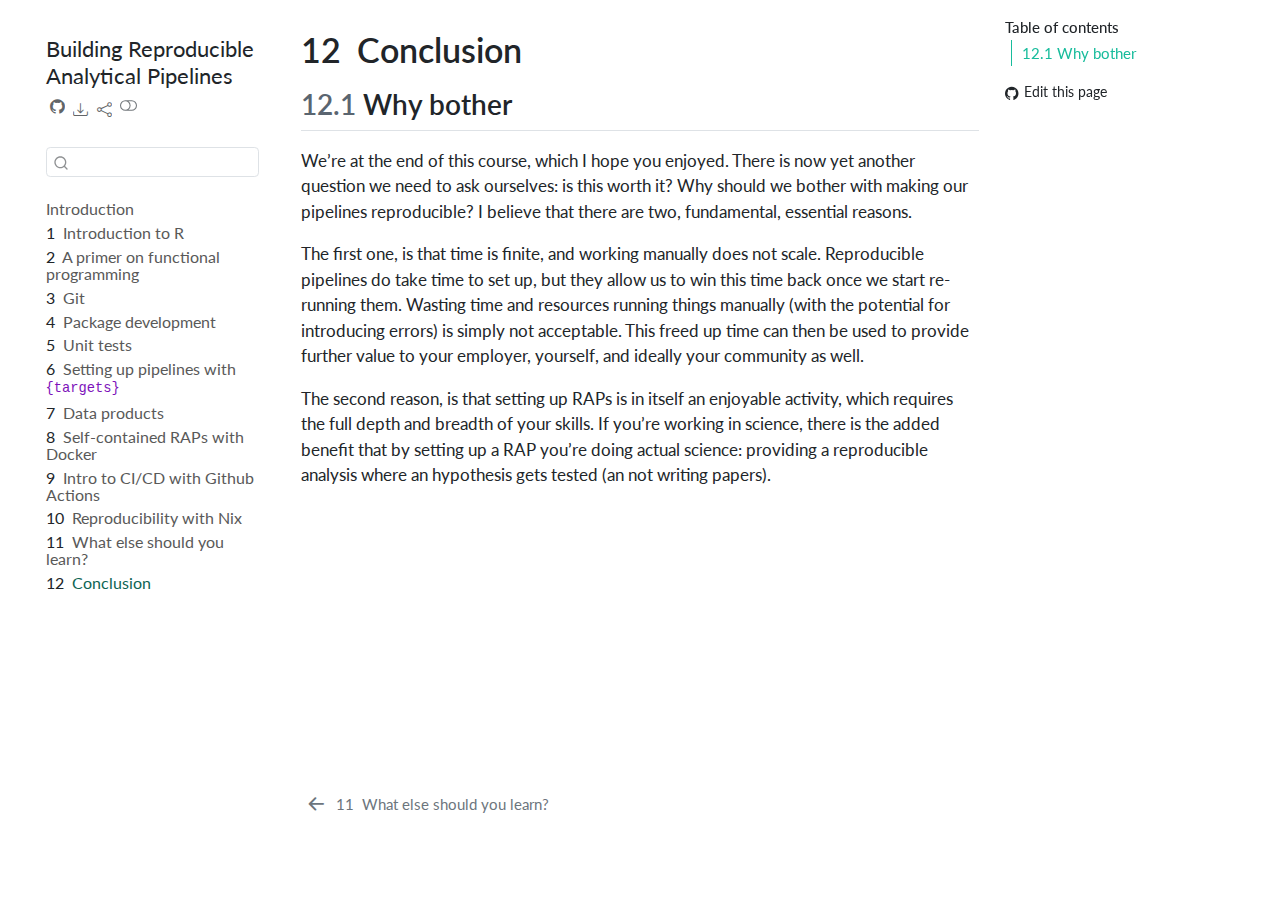
<file: 13-conclusion.html>
<!DOCTYPE html>
<html xmlns="http://www.w3.org/1999/xhtml" lang="en" xml:lang="en"><head>

<meta charset="utf-8">
<meta name="generator" content="quarto-1.4.554">

<meta name="viewport" content="width=device-width, initial-scale=1.0, user-scalable=yes">


<title>Building Reproducible Analytical Pipelines - 12&nbsp; Conclusion</title>
<style>
code{white-space: pre-wrap;}
span.smallcaps{font-variant: small-caps;}
div.columns{display: flex; gap: min(4vw, 1.5em);}
div.column{flex: auto; overflow-x: auto;}
div.hanging-indent{margin-left: 1.5em; text-indent: -1.5em;}
ul.task-list{list-style: none;}
ul.task-list li input[type="checkbox"] {
  width: 0.8em;
  margin: 0 0.8em 0.2em -1em; /* quarto-specific, see https://github.com/quarto-dev/quarto-cli/issues/4556 */ 
  vertical-align: middle;
}
</style>


<script src="site_libs/quarto-nav/quarto-nav.js"></script>
<script src="site_libs/quarto-nav/headroom.min.js"></script>
<script src="site_libs/clipboard/clipboard.min.js"></script>
<script src="site_libs/quarto-search/autocomplete.umd.js"></script>
<script src="site_libs/quarto-search/fuse.min.js"></script>
<script src="site_libs/quarto-search/quarto-search.js"></script>
<meta name="quarto:offset" content="./">
<link href="./12-what-else.html" rel="prev">
<script src="site_libs/quarto-html/quarto.js"></script>
<script src="site_libs/quarto-html/popper.min.js"></script>
<script src="site_libs/quarto-html/tippy.umd.min.js"></script>
<script src="site_libs/quarto-html/anchor.min.js"></script>
<link href="site_libs/quarto-html/tippy.css" rel="stylesheet">
<link href="site_libs/quarto-html/quarto-syntax-highlighting.css" rel="stylesheet" class="quarto-color-scheme" id="quarto-text-highlighting-styles">
<link href="site_libs/quarto-html/quarto-syntax-highlighting-dark.css" rel="prefetch" class="quarto-color-scheme quarto-color-alternate" id="quarto-text-highlighting-styles">
<script src="site_libs/bootstrap/bootstrap.min.js"></script>
<link href="site_libs/bootstrap/bootstrap-icons.css" rel="stylesheet">
<link href="site_libs/bootstrap/bootstrap.min.css" rel="stylesheet" class="quarto-color-scheme" id="quarto-bootstrap" data-mode="light">
<link href="site_libs/bootstrap/bootstrap-dark.min.css" rel="prefetch" class="quarto-color-scheme quarto-color-alternate" id="quarto-bootstrap" data-mode="dark">
<script id="quarto-search-options" type="application/json">{
  "location": "sidebar",
  "copy-button": false,
  "collapse-after": 3,
  "panel-placement": "start",
  "type": "textbox",
  "limit": 50,
  "keyboard-shortcut": [
    "f",
    "/",
    "s"
  ],
  "show-item-context": false,
  "language": {
    "search-no-results-text": "No results",
    "search-matching-documents-text": "matching documents",
    "search-copy-link-title": "Copy link to search",
    "search-hide-matches-text": "Hide additional matches",
    "search-more-match-text": "more match in this document",
    "search-more-matches-text": "more matches in this document",
    "search-clear-button-title": "Clear",
    "search-text-placeholder": "",
    "search-detached-cancel-button-title": "Cancel",
    "search-submit-button-title": "Submit",
    "search-label": "Search"
  }
}</script>
<link rel="shortcut icon" href="img/favicon.ico">


<link rel="stylesheet" href="epub.css">
</head>

<body class="nav-sidebar floating">

<div id="quarto-search-results"></div>
  <header id="quarto-header" class="headroom fixed-top">
  <nav class="quarto-secondary-nav">
    <div class="container-fluid d-flex">
      <button type="button" class="quarto-btn-toggle btn" data-bs-toggle="collapse" data-bs-target=".quarto-sidebar-collapse-item" aria-controls="quarto-sidebar" aria-expanded="false" aria-label="Toggle sidebar navigation" onclick="if (window.quartoToggleHeadroom) { window.quartoToggleHeadroom(); }">
        <i class="bi bi-layout-text-sidebar-reverse"></i>
      </button>
        <nav class="quarto-page-breadcrumbs" aria-label="breadcrumb"><ol class="breadcrumb"><li class="breadcrumb-item"><a href="./13-conclusion.html"><span class="chapter-number">12</span>&nbsp; <span class="chapter-title">Conclusion</span></a></li></ol></nav>
        <a class="flex-grow-1" role="button" data-bs-toggle="collapse" data-bs-target=".quarto-sidebar-collapse-item" aria-controls="quarto-sidebar" aria-expanded="false" aria-label="Toggle sidebar navigation" onclick="if (window.quartoToggleHeadroom) { window.quartoToggleHeadroom(); }">      
        </a>
      <button type="button" class="btn quarto-search-button" aria-label="" onclick="window.quartoOpenSearch();">
        <i class="bi bi-search"></i>
      </button>
    </div>
  </nav>
</header>
<!-- content -->
<div id="quarto-content" class="quarto-container page-columns page-rows-contents page-layout-article">
<!-- sidebar -->
  <nav id="quarto-sidebar" class="sidebar collapse collapse-horizontal quarto-sidebar-collapse-item sidebar-navigation floating overflow-auto">
    <div class="pt-lg-2 mt-2 text-left sidebar-header">
    <div class="sidebar-title mb-0 py-0">
      <a href="./">Building Reproducible Analytical Pipelines</a> 
        <div class="sidebar-tools-main tools-wide">
    <a href="https://github.com/b-rodrigues/rap4mads_2023" title="Source Code" class="quarto-navigation-tool px-1" aria-label="Source Code"><i class="bi bi-github"></i></a>
    <div class="dropdown">
      <a href="" title="Download" id="quarto-navigation-tool-dropdown-0" class="quarto-navigation-tool dropdown-toggle px-1" data-bs-toggle="dropdown" aria-expanded="false" aria-label="Download"><i class="bi bi-download"></i></a>
      <ul class="dropdown-menu" aria-labelledby="quarto-navigation-tool-dropdown-0">
          <li>
            <a class="dropdown-item sidebar-tools-main-item" href="./Building-Reproducible-Analytical-Pipelines.pdf">
              <i class="bi bi-bi-file-pdf pe-1"></i>
            Download PDF
            </a>
          </li>
          <li>
            <a class="dropdown-item sidebar-tools-main-item" href="./Building-Reproducible-Analytical-Pipelines.epub">
              <i class="bi bi-bi-journal pe-1"></i>
            Download ePub
            </a>
          </li>
      </ul>
    </div>
    <div class="dropdown">
      <a href="" title="Share" id="quarto-navigation-tool-dropdown-1" class="quarto-navigation-tool dropdown-toggle px-1" data-bs-toggle="dropdown" aria-expanded="false" aria-label="Share"><i class="bi bi-share"></i></a>
      <ul class="dropdown-menu" aria-labelledby="quarto-navigation-tool-dropdown-1">
          <li>
            <a class="dropdown-item sidebar-tools-main-item" href="https://twitter.com/intent/tweet?url=|url|">
              <i class="bi bi-bi-twitter pe-1"></i>
            Twitter
            </a>
          </li>
          <li>
            <a class="dropdown-item sidebar-tools-main-item" href="https://www.facebook.com/sharer/sharer.php?u=|url|">
              <i class="bi bi-bi-facebook pe-1"></i>
            Facebook
            </a>
          </li>
      </ul>
    </div>
  <a href="" class="quarto-color-scheme-toggle quarto-navigation-tool  px-1" onclick="window.quartoToggleColorScheme(); return false;" title="Toggle dark mode"><i class="bi"></i></a>
</div>
    </div>
      </div>
        <div class="mt-2 flex-shrink-0 align-items-center">
        <div class="sidebar-search">
        <div id="quarto-search" class="" title="Search"></div>
        </div>
        </div>
    <div class="sidebar-menu-container"> 
    <ul class="list-unstyled mt-1">
        <li class="sidebar-item">
  <div class="sidebar-item-container"> 
  <a href="./index.html" class="sidebar-item-text sidebar-link">
 <span class="menu-text">Introduction</span></a>
  </div>
</li>
        <li class="sidebar-item">
  <div class="sidebar-item-container"> 
  <a href="./02-intro_R.html" class="sidebar-item-text sidebar-link">
 <span class="menu-text"><span class="chapter-number">1</span>&nbsp; <span class="chapter-title">Introduction to R</span></span></a>
  </div>
</li>
        <li class="sidebar-item">
  <div class="sidebar-item-container"> 
  <a href="./03-functional-programming.html" class="sidebar-item-text sidebar-link">
 <span class="menu-text"><span class="chapter-number">2</span>&nbsp; <span class="chapter-title">A primer on functional programming</span></span></a>
  </div>
</li>
        <li class="sidebar-item">
  <div class="sidebar-item-container"> 
  <a href="./04-git.html" class="sidebar-item-text sidebar-link">
 <span class="menu-text"><span class="chapter-number">3</span>&nbsp; <span class="chapter-title">Git</span></span></a>
  </div>
</li>
        <li class="sidebar-item">
  <div class="sidebar-item-container"> 
  <a href="./05-package-dev.html" class="sidebar-item-text sidebar-link">
 <span class="menu-text"><span class="chapter-number">4</span>&nbsp; <span class="chapter-title">Package development</span></span></a>
  </div>
</li>
        <li class="sidebar-item">
  <div class="sidebar-item-container"> 
  <a href="./06-unit-tests.html" class="sidebar-item-text sidebar-link">
 <span class="menu-text"><span class="chapter-number">5</span>&nbsp; <span class="chapter-title">Unit tests</span></span></a>
  </div>
</li>
        <li class="sidebar-item">
  <div class="sidebar-item-container"> 
  <a href="./07-targets.html" class="sidebar-item-text sidebar-link">
 <span class="menu-text"><span class="chapter-number">6</span>&nbsp; <span class="chapter-title">Setting up pipelines with <code>{targets}</code></span></span></a>
  </div>
</li>
        <li class="sidebar-item">
  <div class="sidebar-item-container"> 
  <a href="./08-products.html" class="sidebar-item-text sidebar-link">
 <span class="menu-text"><span class="chapter-number">7</span>&nbsp; <span class="chapter-title">Data products</span></span></a>
  </div>
</li>
        <li class="sidebar-item">
  <div class="sidebar-item-container"> 
  <a href="./09-docker.html" class="sidebar-item-text sidebar-link">
 <span class="menu-text"><span class="chapter-number">8</span>&nbsp; <span class="chapter-title">Self-contained RAPs with Docker</span></span></a>
  </div>
</li>
        <li class="sidebar-item">
  <div class="sidebar-item-container"> 
  <a href="./10-github_actions.html" class="sidebar-item-text sidebar-link">
 <span class="menu-text"><span class="chapter-number">9</span>&nbsp; <span class="chapter-title">Intro to CI/CD with Github Actions</span></span></a>
  </div>
</li>
        <li class="sidebar-item">
  <div class="sidebar-item-container"> 
  <a href="./11-nix.html" class="sidebar-item-text sidebar-link">
 <span class="menu-text"><span class="chapter-number">10</span>&nbsp; <span class="chapter-title">Reproducibility with Nix</span></span></a>
  </div>
</li>
        <li class="sidebar-item">
  <div class="sidebar-item-container"> 
  <a href="./12-what-else.html" class="sidebar-item-text sidebar-link">
 <span class="menu-text"><span class="chapter-number">11</span>&nbsp; <span class="chapter-title">What else should you learn?</span></span></a>
  </div>
</li>
        <li class="sidebar-item">
  <div class="sidebar-item-container"> 
  <a href="./13-conclusion.html" class="sidebar-item-text sidebar-link active">
 <span class="menu-text"><span class="chapter-number">12</span>&nbsp; <span class="chapter-title">Conclusion</span></span></a>
  </div>
</li>
    </ul>
    </div>
</nav>
<div id="quarto-sidebar-glass" class="quarto-sidebar-collapse-item" data-bs-toggle="collapse" data-bs-target=".quarto-sidebar-collapse-item"></div>
<!-- margin-sidebar -->
    <div id="quarto-margin-sidebar" class="sidebar margin-sidebar">
        <nav id="TOC" role="doc-toc" class="toc-active">
    <h2 id="toc-title">Table of contents</h2>
   
  <ul>
  <li><a href="#why-bother" id="toc-why-bother" class="nav-link active" data-scroll-target="#why-bother"><span class="header-section-number">12.1</span> Why bother</a></li>
  </ul>
<div class="toc-actions"><ul><li><a href="https://github.com/b-rodrigues/rap4mads_2023/edit/main/13-conclusion.qmd" class="toc-action"><i class="bi bi-github"></i>Edit this page</a></li></ul></div></nav>
    </div>
<!-- main -->
<main class="content" id="quarto-document-content">

<header id="title-block-header" class="quarto-title-block default">
<div class="quarto-title">
<h1 class="title"><span class="chapter-number">12</span>&nbsp; <span class="chapter-title">Conclusion</span></h1>
</div>



<div class="quarto-title-meta">

    
  
    
  </div>
  


</header>


<section id="why-bother" class="level2" data-number="12.1">
<h2 data-number="12.1" class="anchored" data-anchor-id="why-bother"><span class="header-section-number">12.1</span> Why bother</h2>
<p>We’re at the end of this course, which I hope you enjoyed. There is now yet another question we need to ask ourselves: is this worth it? Why should we bother with making our pipelines reproducible? I believe that there are two, fundamental, essential reasons.</p>
<p>The first one, is that time is finite, and working manually does not scale. Reproducible pipelines do take time to set up, but they allow us to win this time back once we start re-running them. Wasting time and resources running things manually (with the potential for introducing errors) is simply not acceptable. This freed up time can then be used to provide further value to your employer, yourself, and ideally your community as well.</p>
<p>The second reason, is that setting up RAPs is in itself an enjoyable activity, which requires the full depth and breadth of your skills. If you’re working in science, there is the added benefit that by setting up a RAP you’re doing actual science: providing a reproducible analysis where an hypothesis gets tested (an not writing papers).</p>


</section>

</main> <!-- /main -->
<script id="quarto-html-after-body" type="application/javascript">
window.document.addEventListener("DOMContentLoaded", function (event) {
  const toggleBodyColorMode = (bsSheetEl) => {
    const mode = bsSheetEl.getAttribute("data-mode");
    const bodyEl = window.document.querySelector("body");
    if (mode === "dark") {
      bodyEl.classList.add("quarto-dark");
      bodyEl.classList.remove("quarto-light");
    } else {
      bodyEl.classList.add("quarto-light");
      bodyEl.classList.remove("quarto-dark");
    }
  }
  const toggleBodyColorPrimary = () => {
    const bsSheetEl = window.document.querySelector("link#quarto-bootstrap");
    if (bsSheetEl) {
      toggleBodyColorMode(bsSheetEl);
    }
  }
  toggleBodyColorPrimary();  
  const disableStylesheet = (stylesheets) => {
    for (let i=0; i < stylesheets.length; i++) {
      const stylesheet = stylesheets[i];
      stylesheet.rel = 'prefetch';
    }
  }
  const enableStylesheet = (stylesheets) => {
    for (let i=0; i < stylesheets.length; i++) {
      const stylesheet = stylesheets[i];
      stylesheet.rel = 'stylesheet';
    }
  }
  const manageTransitions = (selector, allowTransitions) => {
    const els = window.document.querySelectorAll(selector);
    for (let i=0; i < els.length; i++) {
      const el = els[i];
      if (allowTransitions) {
        el.classList.remove('notransition');
      } else {
        el.classList.add('notransition');
      }
    }
  }
  const toggleGiscusIfUsed = (isAlternate, darkModeDefault) => {
    const baseTheme = document.querySelector('#giscus-base-theme')?.value ?? 'light';
    const alternateTheme = document.querySelector('#giscus-alt-theme')?.value ?? 'dark';
    let newTheme = '';
    if(darkModeDefault) {
      newTheme = isAlternate ? baseTheme : alternateTheme;
    } else {
      newTheme = isAlternate ? alternateTheme : baseTheme;
    }
    const changeGiscusTheme = () => {
      // From: https://github.com/giscus/giscus/issues/336
      const sendMessage = (message) => {
        const iframe = document.querySelector('iframe.giscus-frame');
        if (!iframe) return;
        iframe.contentWindow.postMessage({ giscus: message }, 'https://giscus.app');
      }
      sendMessage({
        setConfig: {
          theme: newTheme
        }
      });
    }
    const isGiscussLoaded = window.document.querySelector('iframe.giscus-frame') !== null;
    if (isGiscussLoaded) {
      changeGiscusTheme();
    }
  }
  const toggleColorMode = (alternate) => {
    // Switch the stylesheets
    const alternateStylesheets = window.document.querySelectorAll('link.quarto-color-scheme.quarto-color-alternate');
    manageTransitions('#quarto-margin-sidebar .nav-link', false);
    if (alternate) {
      enableStylesheet(alternateStylesheets);
      for (const sheetNode of alternateStylesheets) {
        if (sheetNode.id === "quarto-bootstrap") {
          toggleBodyColorMode(sheetNode);
        }
      }
    } else {
      disableStylesheet(alternateStylesheets);
      toggleBodyColorPrimary();
    }
    manageTransitions('#quarto-margin-sidebar .nav-link', true);
    // Switch the toggles
    const toggles = window.document.querySelectorAll('.quarto-color-scheme-toggle');
    for (let i=0; i < toggles.length; i++) {
      const toggle = toggles[i];
      if (toggle) {
        if (alternate) {
          toggle.classList.add("alternate");     
        } else {
          toggle.classList.remove("alternate");
        }
      }
    }
    // Hack to workaround the fact that safari doesn't
    // properly recolor the scrollbar when toggling (#1455)
    if (navigator.userAgent.indexOf('Safari') > 0 && navigator.userAgent.indexOf('Chrome') == -1) {
      manageTransitions("body", false);
      window.scrollTo(0, 1);
      setTimeout(() => {
        window.scrollTo(0, 0);
        manageTransitions("body", true);
      }, 40);  
    }
  }
  const isFileUrl = () => { 
    return window.location.protocol === 'file:';
  }
  const hasAlternateSentinel = () => {  
    let styleSentinel = getColorSchemeSentinel();
    if (styleSentinel !== null) {
      return styleSentinel === "alternate";
    } else {
      return false;
    }
  }
  const setStyleSentinel = (alternate) => {
    const value = alternate ? "alternate" : "default";
    if (!isFileUrl()) {
      window.localStorage.setItem("quarto-color-scheme", value);
    } else {
      localAlternateSentinel = value;
    }
  }
  const getColorSchemeSentinel = () => {
    if (!isFileUrl()) {
      const storageValue = window.localStorage.getItem("quarto-color-scheme");
      return storageValue != null ? storageValue : localAlternateSentinel;
    } else {
      return localAlternateSentinel;
    }
  }
  const darkModeDefault = false;
  let localAlternateSentinel = darkModeDefault ? 'alternate' : 'default';
  // Dark / light mode switch
  window.quartoToggleColorScheme = () => {
    // Read the current dark / light value 
    let toAlternate = !hasAlternateSentinel();
    toggleColorMode(toAlternate);
    setStyleSentinel(toAlternate);
    toggleGiscusIfUsed(toAlternate, darkModeDefault);
  };
  // Ensure there is a toggle, if there isn't float one in the top right
  if (window.document.querySelector('.quarto-color-scheme-toggle') === null) {
    const a = window.document.createElement('a');
    a.classList.add('top-right');
    a.classList.add('quarto-color-scheme-toggle');
    a.href = "";
    a.onclick = function() { try { window.quartoToggleColorScheme(); } catch {} return false; };
    const i = window.document.createElement("i");
    i.classList.add('bi');
    a.appendChild(i);
    window.document.body.appendChild(a);
  }
  // Switch to dark mode if need be
  if (hasAlternateSentinel()) {
    toggleColorMode(true);
  } else {
    toggleColorMode(false);
  }
  const icon = "";
  const anchorJS = new window.AnchorJS();
  anchorJS.options = {
    placement: 'right',
    icon: icon
  };
  anchorJS.add('.anchored');
  const isCodeAnnotation = (el) => {
    for (const clz of el.classList) {
      if (clz.startsWith('code-annotation-')) {                     
        return true;
      }
    }
    return false;
  }
  const clipboard = new window.ClipboardJS('.code-copy-button', {
    text: function(trigger) {
      const codeEl = trigger.previousElementSibling.cloneNode(true);
      for (const childEl of codeEl.children) {
        if (isCodeAnnotation(childEl)) {
          childEl.remove();
        }
      }
      return codeEl.innerText;
    }
  });
  clipboard.on('success', function(e) {
    // button target
    const button = e.trigger;
    // don't keep focus
    button.blur();
    // flash "checked"
    button.classList.add('code-copy-button-checked');
    var currentTitle = button.getAttribute("title");
    button.setAttribute("title", "Copied!");
    let tooltip;
    if (window.bootstrap) {
      button.setAttribute("data-bs-toggle", "tooltip");
      button.setAttribute("data-bs-placement", "left");
      button.setAttribute("data-bs-title", "Copied!");
      tooltip = new bootstrap.Tooltip(button, 
        { trigger: "manual", 
          customClass: "code-copy-button-tooltip",
          offset: [0, -8]});
      tooltip.show();    
    }
    setTimeout(function() {
      if (tooltip) {
        tooltip.hide();
        button.removeAttribute("data-bs-title");
        button.removeAttribute("data-bs-toggle");
        button.removeAttribute("data-bs-placement");
      }
      button.setAttribute("title", currentTitle);
      button.classList.remove('code-copy-button-checked');
    }, 1000);
    // clear code selection
    e.clearSelection();
  });
    var localhostRegex = new RegExp(/^(?:http|https):\/\/localhost\:?[0-9]*\//);
    var mailtoRegex = new RegExp(/^mailto:/);
      var filterRegex = new RegExp('/' + window.location.host + '/');
    var isInternal = (href) => {
        return filterRegex.test(href) || localhostRegex.test(href) || mailtoRegex.test(href);
    }
    // Inspect non-navigation links and adorn them if external
 	var links = window.document.querySelectorAll('a[href]:not(.nav-link):not(.navbar-brand):not(.toc-action):not(.sidebar-link):not(.sidebar-item-toggle):not(.pagination-link):not(.no-external):not([aria-hidden]):not(.dropdown-item):not(.quarto-navigation-tool)');
    for (var i=0; i<links.length; i++) {
      const link = links[i];
      if (!isInternal(link.href)) {
        // undo the damage that might have been done by quarto-nav.js in the case of
        // links that we want to consider external
        if (link.dataset.originalHref !== undefined) {
          link.href = link.dataset.originalHref;
        }
      }
    }
  function tippyHover(el, contentFn, onTriggerFn, onUntriggerFn) {
    const config = {
      allowHTML: true,
      maxWidth: 500,
      delay: 100,
      arrow: false,
      appendTo: function(el) {
          return el.parentElement;
      },
      interactive: true,
      interactiveBorder: 10,
      theme: 'quarto',
      placement: 'bottom-start',
    };
    if (contentFn) {
      config.content = contentFn;
    }
    if (onTriggerFn) {
      config.onTrigger = onTriggerFn;
    }
    if (onUntriggerFn) {
      config.onUntrigger = onUntriggerFn;
    }
    window.tippy(el, config); 
  }
  const noterefs = window.document.querySelectorAll('a[role="doc-noteref"]');
  for (var i=0; i<noterefs.length; i++) {
    const ref = noterefs[i];
    tippyHover(ref, function() {
      // use id or data attribute instead here
      let href = ref.getAttribute('data-footnote-href') || ref.getAttribute('href');
      try { href = new URL(href).hash; } catch {}
      const id = href.replace(/^#\/?/, "");
      const note = window.document.getElementById(id);
      if (note) {
        return note.innerHTML;
      } else {
        return "";
      }
    });
  }
  const xrefs = window.document.querySelectorAll('a.quarto-xref');
  const processXRef = (id, note) => {
    // Strip column container classes
    const stripColumnClz = (el) => {
      el.classList.remove("page-full", "page-columns");
      if (el.children) {
        for (const child of el.children) {
          stripColumnClz(child);
        }
      }
    }
    stripColumnClz(note)
    if (id === null || id.startsWith('sec-')) {
      // Special case sections, only their first couple elements
      const container = document.createElement("div");
      if (note.children && note.children.length > 2) {
        container.appendChild(note.children[0].cloneNode(true));
        for (let i = 1; i < note.children.length; i++) {
          const child = note.children[i];
          if (child.tagName === "P" && child.innerText === "") {
            continue;
          } else {
            container.appendChild(child.cloneNode(true));
            break;
          }
        }
        if (window.Quarto?.typesetMath) {
          window.Quarto.typesetMath(container);
        }
        return container.innerHTML
      } else {
        if (window.Quarto?.typesetMath) {
          window.Quarto.typesetMath(note);
        }
        return note.innerHTML;
      }
    } else {
      // Remove any anchor links if they are present
      const anchorLink = note.querySelector('a.anchorjs-link');
      if (anchorLink) {
        anchorLink.remove();
      }
      if (window.Quarto?.typesetMath) {
        window.Quarto.typesetMath(note);
      }
      // TODO in 1.5, we should make sure this works without a callout special case
      if (note.classList.contains("callout")) {
        return note.outerHTML;
      } else {
        return note.innerHTML;
      }
    }
  }
  for (var i=0; i<xrefs.length; i++) {
    const xref = xrefs[i];
    tippyHover(xref, undefined, function(instance) {
      instance.disable();
      let url = xref.getAttribute('href');
      let hash = undefined; 
      if (url.startsWith('#')) {
        hash = url;
      } else {
        try { hash = new URL(url).hash; } catch {}
      }
      if (hash) {
        const id = hash.replace(/^#\/?/, "");
        const note = window.document.getElementById(id);
        if (note !== null) {
          try {
            const html = processXRef(id, note.cloneNode(true));
            instance.setContent(html);
          } finally {
            instance.enable();
            instance.show();
          }
        } else {
          // See if we can fetch this
          fetch(url.split('#')[0])
          .then(res => res.text())
          .then(html => {
            const parser = new DOMParser();
            const htmlDoc = parser.parseFromString(html, "text/html");
            const note = htmlDoc.getElementById(id);
            if (note !== null) {
              const html = processXRef(id, note);
              instance.setContent(html);
            } 
          }).finally(() => {
            instance.enable();
            instance.show();
          });
        }
      } else {
        // See if we can fetch a full url (with no hash to target)
        // This is a special case and we should probably do some content thinning / targeting
        fetch(url)
        .then(res => res.text())
        .then(html => {
          const parser = new DOMParser();
          const htmlDoc = parser.parseFromString(html, "text/html");
          const note = htmlDoc.querySelector('main.content');
          if (note !== null) {
            // This should only happen for chapter cross references
            // (since there is no id in the URL)
            // remove the first header
            if (note.children.length > 0 && note.children[0].tagName === "HEADER") {
              note.children[0].remove();
            }
            const html = processXRef(null, note);
            instance.setContent(html);
          } 
        }).finally(() => {
          instance.enable();
          instance.show();
        });
      }
    }, function(instance) {
    });
  }
      let selectedAnnoteEl;
      const selectorForAnnotation = ( cell, annotation) => {
        let cellAttr = 'data-code-cell="' + cell + '"';
        let lineAttr = 'data-code-annotation="' +  annotation + '"';
        const selector = 'span[' + cellAttr + '][' + lineAttr + ']';
        return selector;
      }
      const selectCodeLines = (annoteEl) => {
        const doc = window.document;
        const targetCell = annoteEl.getAttribute("data-target-cell");
        const targetAnnotation = annoteEl.getAttribute("data-target-annotation");
        const annoteSpan = window.document.querySelector(selectorForAnnotation(targetCell, targetAnnotation));
        const lines = annoteSpan.getAttribute("data-code-lines").split(",");
        const lineIds = lines.map((line) => {
          return targetCell + "-" + line;
        })
        let top = null;
        let height = null;
        let parent = null;
        if (lineIds.length > 0) {
            //compute the position of the single el (top and bottom and make a div)
            const el = window.document.getElementById(lineIds[0]);
            top = el.offsetTop;
            height = el.offsetHeight;
            parent = el.parentElement.parentElement;
          if (lineIds.length > 1) {
            const lastEl = window.document.getElementById(lineIds[lineIds.length - 1]);
            const bottom = lastEl.offsetTop + lastEl.offsetHeight;
            height = bottom - top;
          }
          if (top !== null && height !== null && parent !== null) {
            // cook up a div (if necessary) and position it 
            let div = window.document.getElementById("code-annotation-line-highlight");
            if (div === null) {
              div = window.document.createElement("div");
              div.setAttribute("id", "code-annotation-line-highlight");
              div.style.position = 'absolute';
              parent.appendChild(div);
            }
            div.style.top = top - 2 + "px";
            div.style.height = height + 4 + "px";
            div.style.left = 0;
            let gutterDiv = window.document.getElementById("code-annotation-line-highlight-gutter");
            if (gutterDiv === null) {
              gutterDiv = window.document.createElement("div");
              gutterDiv.setAttribute("id", "code-annotation-line-highlight-gutter");
              gutterDiv.style.position = 'absolute';
              const codeCell = window.document.getElementById(targetCell);
              const gutter = codeCell.querySelector('.code-annotation-gutter');
              gutter.appendChild(gutterDiv);
            }
            gutterDiv.style.top = top - 2 + "px";
            gutterDiv.style.height = height + 4 + "px";
          }
          selectedAnnoteEl = annoteEl;
        }
      };
      const unselectCodeLines = () => {
        const elementsIds = ["code-annotation-line-highlight", "code-annotation-line-highlight-gutter"];
        elementsIds.forEach((elId) => {
          const div = window.document.getElementById(elId);
          if (div) {
            div.remove();
          }
        });
        selectedAnnoteEl = undefined;
      };
        // Handle positioning of the toggle
    window.addEventListener(
      "resize",
      throttle(() => {
        elRect = undefined;
        if (selectedAnnoteEl) {
          selectCodeLines(selectedAnnoteEl);
        }
      }, 10)
    );
    function throttle(fn, ms) {
    let throttle = false;
    let timer;
      return (...args) => {
        if(!throttle) { // first call gets through
            fn.apply(this, args);
            throttle = true;
        } else { // all the others get throttled
            if(timer) clearTimeout(timer); // cancel #2
            timer = setTimeout(() => {
              fn.apply(this, args);
              timer = throttle = false;
            }, ms);
        }
      };
    }
      // Attach click handler to the DT
      const annoteDls = window.document.querySelectorAll('dt[data-target-cell]');
      for (const annoteDlNode of annoteDls) {
        annoteDlNode.addEventListener('click', (event) => {
          const clickedEl = event.target;
          if (clickedEl !== selectedAnnoteEl) {
            unselectCodeLines();
            const activeEl = window.document.querySelector('dt[data-target-cell].code-annotation-active');
            if (activeEl) {
              activeEl.classList.remove('code-annotation-active');
            }
            selectCodeLines(clickedEl);
            clickedEl.classList.add('code-annotation-active');
          } else {
            // Unselect the line
            unselectCodeLines();
            clickedEl.classList.remove('code-annotation-active');
          }
        });
      }
  const findCites = (el) => {
    const parentEl = el.parentElement;
    if (parentEl) {
      const cites = parentEl.dataset.cites;
      if (cites) {
        return {
          el,
          cites: cites.split(' ')
        };
      } else {
        return findCites(el.parentElement)
      }
    } else {
      return undefined;
    }
  };
  var bibliorefs = window.document.querySelectorAll('a[role="doc-biblioref"]');
  for (var i=0; i<bibliorefs.length; i++) {
    const ref = bibliorefs[i];
    const citeInfo = findCites(ref);
    if (citeInfo) {
      tippyHover(citeInfo.el, function() {
        var popup = window.document.createElement('div');
        citeInfo.cites.forEach(function(cite) {
          var citeDiv = window.document.createElement('div');
          citeDiv.classList.add('hanging-indent');
          citeDiv.classList.add('csl-entry');
          var biblioDiv = window.document.getElementById('ref-' + cite);
          if (biblioDiv) {
            citeDiv.innerHTML = biblioDiv.innerHTML;
          }
          popup.appendChild(citeDiv);
        });
        return popup.innerHTML;
      });
    }
  }
});
</script>
<nav class="page-navigation">
  <div class="nav-page nav-page-previous">
      <a href="./12-what-else.html" class="pagination-link" aria-label="What else should you learn?">
        <i class="bi bi-arrow-left-short"></i> <span class="nav-page-text"><span class="chapter-number">11</span>&nbsp; <span class="chapter-title">What else should you learn?</span></span>
      </a>          
  </div>
  <div class="nav-page nav-page-next">
  </div>
</nav>
</div> <!-- /content -->




<footer class="footer"><div class="nav-footer"><div class="nav-footer-center"><div class="toc-actions d-sm-block d-md-none"><ul><li><a href="https://github.com/b-rodrigues/rap4mads_2023/edit/main/13-conclusion.qmd" class="toc-action"><i class="bi bi-github"></i>Edit this page</a></li></ul></div></div></div></footer></body></html>
</file>
<file: site_libs/quarto-html/tippy.css>
.tippy-box[data-animation=fade][data-state=hidden]{opacity:0}[data-tippy-root]{max-width:calc(100vw - 10px)}.tippy-box{position:relative;background-color:#333;color:#fff;border-radius:4px;font-size:14px;line-height:1.4;white-space:normal;outline:0;transition-property:transform,visibility,opacity}.tippy-box[data-placement^=top]>.tippy-arrow{bottom:0}.tippy-box[data-placement^=top]>.tippy-arrow:before{bottom:-7px;left:0;border-width:8px 8px 0;border-top-color:initial;transform-origin:center top}.tippy-box[data-placement^=bottom]>.tippy-arrow{top:0}.tippy-box[data-placement^=bottom]>.tippy-arrow:before{top:-7px;left:0;border-width:0 8px 8px;border-bottom-color:initial;transform-origin:center bottom}.tippy-box[data-placement^=left]>.tippy-arrow{right:0}.tippy-box[data-placement^=left]>.tippy-arrow:before{border-width:8px 0 8px 8px;border-left-color:initial;right:-7px;transform-origin:center left}.tippy-box[data-placement^=right]>.tippy-arrow{left:0}.tippy-box[data-placement^=right]>.tippy-arrow:before{left:-7px;border-width:8px 8px 8px 0;border-right-color:initial;transform-origin:center right}.tippy-box[data-inertia][data-state=visible]{transition-timing-function:cubic-bezier(.54,1.5,.38,1.11)}.tippy-arrow{width:16px;height:16px;color:#333}.tippy-arrow:before{content:"";position:absolute;border-color:transparent;border-style:solid}.tippy-content{position:relative;padding:5px 9px;z-index:1}
</file>
<file: site_libs/quarto-html/quarto-syntax-highlighting.css>
/* quarto syntax highlight colors */
:root {
  --quarto-hl-ot-color: #003B4F;
  --quarto-hl-at-color: #657422;
  --quarto-hl-ss-color: #20794D;
  --quarto-hl-an-color: #5E5E5E;
  --quarto-hl-fu-color: #4758AB;
  --quarto-hl-st-color: #20794D;
  --quarto-hl-cf-color: #003B4F;
  --quarto-hl-op-color: #5E5E5E;
  --quarto-hl-er-color: #AD0000;
  --quarto-hl-bn-color: #AD0000;
  --quarto-hl-al-color: #AD0000;
  --quarto-hl-va-color: #111111;
  --quarto-hl-bu-color: inherit;
  --quarto-hl-ex-color: inherit;
  --quarto-hl-pp-color: #AD0000;
  --quarto-hl-in-color: #5E5E5E;
  --quarto-hl-vs-color: #20794D;
  --quarto-hl-wa-color: #5E5E5E;
  --quarto-hl-do-color: #5E5E5E;
  --quarto-hl-im-color: #00769E;
  --quarto-hl-ch-color: #20794D;
  --quarto-hl-dt-color: #AD0000;
  --quarto-hl-fl-color: #AD0000;
  --quarto-hl-co-color: #5E5E5E;
  --quarto-hl-cv-color: #5E5E5E;
  --quarto-hl-cn-color: #8f5902;
  --quarto-hl-sc-color: #5E5E5E;
  --quarto-hl-dv-color: #AD0000;
  --quarto-hl-kw-color: #003B4F;
}

/* other quarto variables */
:root {
  --quarto-font-monospace: SFMono-Regular, Menlo, Monaco, Consolas, "Liberation Mono", "Courier New", monospace;
}

pre > code.sourceCode > span {
  color: #003B4F;
}

code span {
  color: #003B4F;
}

code.sourceCode > span {
  color: #003B4F;
}

div.sourceCode,
div.sourceCode pre.sourceCode {
  color: #003B4F;
}

code span.ot {
  color: #003B4F;
  font-style: inherit;
}

code span.at {
  color: #657422;
  font-style: inherit;
}

code span.ss {
  color: #20794D;
  font-style: inherit;
}

code span.an {
  color: #5E5E5E;
  font-style: inherit;
}

code span.fu {
  color: #4758AB;
  font-style: inherit;
}

code span.st {
  color: #20794D;
  font-style: inherit;
}

code span.cf {
  color: #003B4F;
  font-style: inherit;
}

code span.op {
  color: #5E5E5E;
  font-style: inherit;
}

code span.er {
  color: #AD0000;
  font-style: inherit;
}

code span.bn {
  color: #AD0000;
  font-style: inherit;
}

code span.al {
  color: #AD0000;
  font-style: inherit;
}

code span.va {
  color: #111111;
  font-style: inherit;
}

code span.bu {
  font-style: inherit;
}

code span.ex {
  font-style: inherit;
}

code span.pp {
  color: #AD0000;
  font-style: inherit;
}

code span.in {
  color: #5E5E5E;
  font-style: inherit;
}

code span.vs {
  color: #20794D;
  font-style: inherit;
}

code span.wa {
  color: #5E5E5E;
  font-style: italic;
}

code span.do {
  color: #5E5E5E;
  font-style: italic;
}

code span.im {
  color: #00769E;
  font-style: inherit;
}

code span.ch {
  color: #20794D;
  font-style: inherit;
}

code span.dt {
  color: #AD0000;
  font-style: inherit;
}

code span.fl {
  color: #AD0000;
  font-style: inherit;
}

code span.co {
  color: #5E5E5E;
  font-style: inherit;
}

code span.cv {
  color: #5E5E5E;
  font-style: italic;
}

code span.cn {
  color: #8f5902;
  font-style: inherit;
}

code span.sc {
  color: #5E5E5E;
  font-style: inherit;
}

code span.dv {
  color: #AD0000;
  font-style: inherit;
}

code span.kw {
  color: #003B4F;
  font-style: inherit;
}

.prevent-inlining {
  content: "</";
}

/*# sourceMappingURL=debc5d5d77c3f9108843748ff7464032.css.map */
</file>
<file: site_libs/quarto-html/quarto-syntax-highlighting-dark.css>
/* quarto syntax highlight colors */
:root {
  --quarto-hl-al-color: #f07178;
  --quarto-hl-an-color: #d4d0ab;
  --quarto-hl-at-color: #00e0e0;
  --quarto-hl-bn-color: #d4d0ab;
  --quarto-hl-bu-color: #abe338;
  --quarto-hl-ch-color: #abe338;
  --quarto-hl-co-color: #f8f8f2;
  --quarto-hl-cv-color: #ffd700;
  --quarto-hl-cn-color: #ffd700;
  --quarto-hl-cf-color: #ffa07a;
  --quarto-hl-dt-color: #ffa07a;
  --quarto-hl-dv-color: #d4d0ab;
  --quarto-hl-do-color: #f8f8f2;
  --quarto-hl-er-color: #f07178;
  --quarto-hl-ex-color: #00e0e0;
  --quarto-hl-fl-color: #d4d0ab;
  --quarto-hl-fu-color: #ffa07a;
  --quarto-hl-im-color: #abe338;
  --quarto-hl-in-color: #d4d0ab;
  --quarto-hl-kw-color: #ffa07a;
  --quarto-hl-op-color: #ffa07a;
  --quarto-hl-ot-color: #00e0e0;
  --quarto-hl-pp-color: #dcc6e0;
  --quarto-hl-re-color: #00e0e0;
  --quarto-hl-sc-color: #abe338;
  --quarto-hl-ss-color: #abe338;
  --quarto-hl-st-color: #abe338;
  --quarto-hl-va-color: #00e0e0;
  --quarto-hl-vs-color: #abe338;
  --quarto-hl-wa-color: #dcc6e0;
}

/* other quarto variables */
:root {
  --quarto-font-monospace: SFMono-Regular, Menlo, Monaco, Consolas, "Liberation Mono", "Courier New", monospace;
}

code span.al {
  background-color: #2a0f15;
  font-weight: bold;
  color: #f07178;
}

code span.an {
  color: #d4d0ab;
}

code span.at {
  color: #00e0e0;
}

code span.bn {
  color: #d4d0ab;
}

code span.bu {
  color: #abe338;
}

code span.ch {
  color: #abe338;
}

code span.co {
  font-style: italic;
  color: #f8f8f2;
}

code span.cv {
  color: #ffd700;
}

code span.cn {
  color: #ffd700;
}

code span.cf {
  font-weight: bold;
  color: #ffa07a;
}

code span.dt {
  color: #ffa07a;
}

code span.dv {
  color: #d4d0ab;
}

code span.do {
  color: #f8f8f2;
}

code span.er {
  color: #f07178;
  text-decoration: underline;
}

code span.ex {
  font-weight: bold;
  color: #00e0e0;
}

code span.fl {
  color: #d4d0ab;
}

code span.fu {
  color: #ffa07a;
}

code span.im {
  color: #abe338;
}

code span.in {
  color: #d4d0ab;
}

code span.kw {
  font-weight: bold;
  color: #ffa07a;
}

pre > code.sourceCode > span {
  color: #f8f8f2;
}

code span {
  color: #f8f8f2;
}

code.sourceCode > span {
  color: #f8f8f2;
}

div.sourceCode,
div.sourceCode pre.sourceCode {
  color: #f8f8f2;
}

code span.op {
  color: #ffa07a;
}

code span.ot {
  color: #00e0e0;
}

code span.pp {
  color: #dcc6e0;
}

code span.re {
  background-color: #f8f8f2;
  color: #00e0e0;
}

code span.sc {
  color: #abe338;
}

code span.ss {
  color: #abe338;
}

code span.st {
  color: #abe338;
}

code span.va {
  color: #00e0e0;
}

code span.vs {
  color: #abe338;
}

code span.wa {
  color: #dcc6e0;
}

.prevent-inlining {
  content: "</";
}

/*# sourceMappingURL=935a306eefa94366c21e1a970dddb765.css.map */
</file>
<file: epub.css>
img,
video,
iframe {
    max-inline-size: 100%;
    block-size: auto;
}
</file>
